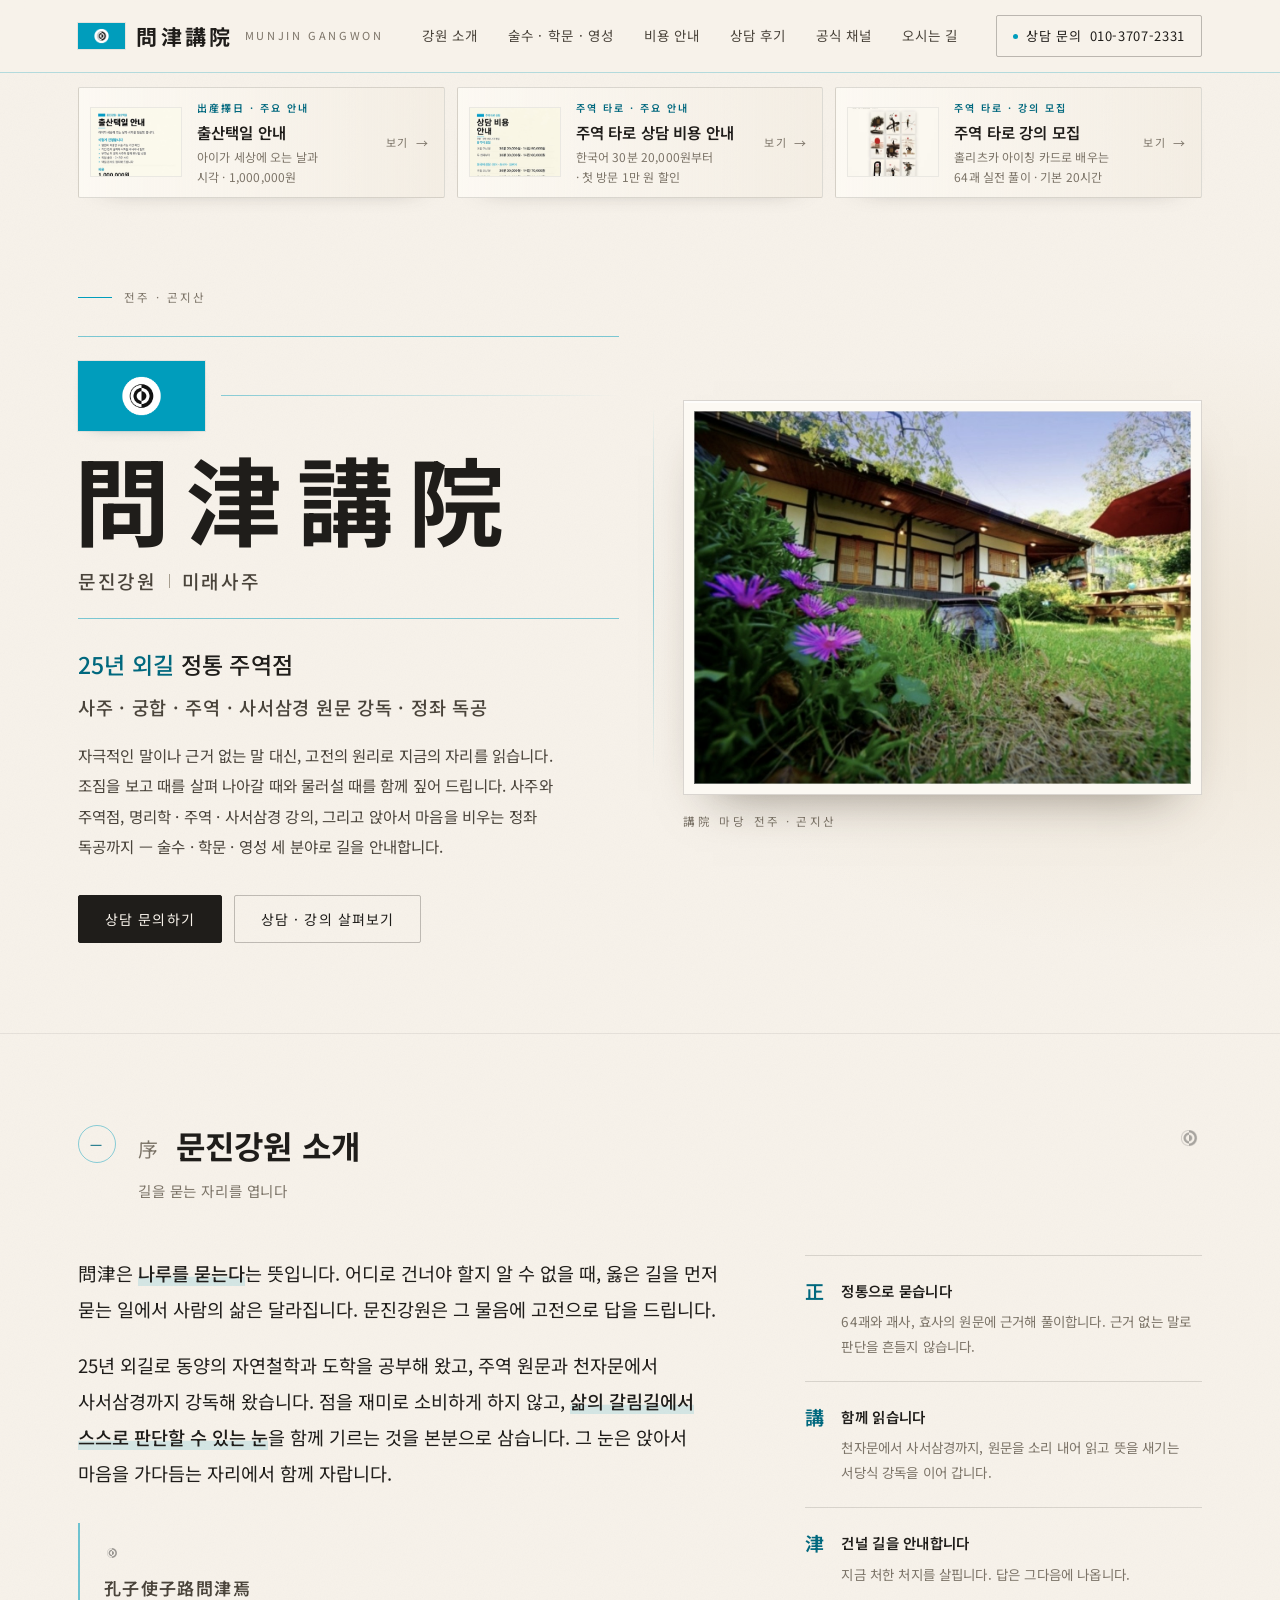
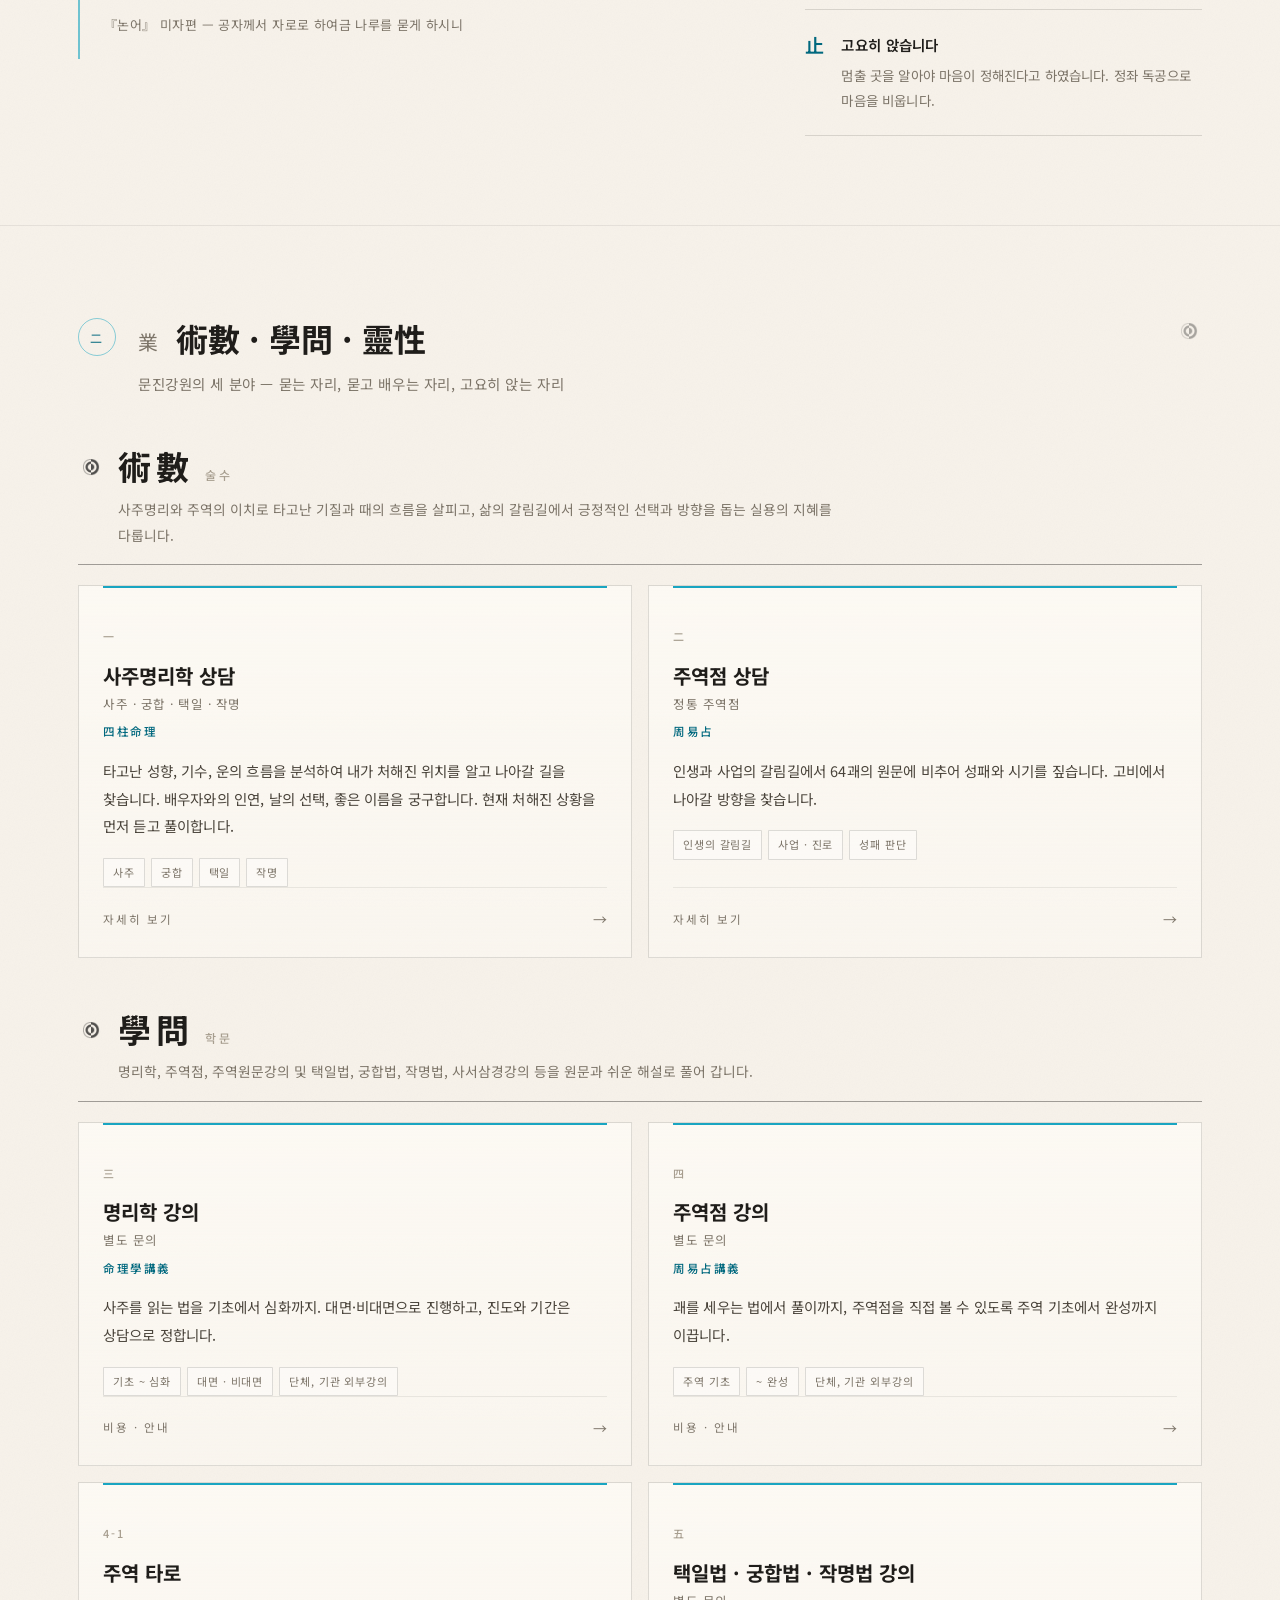
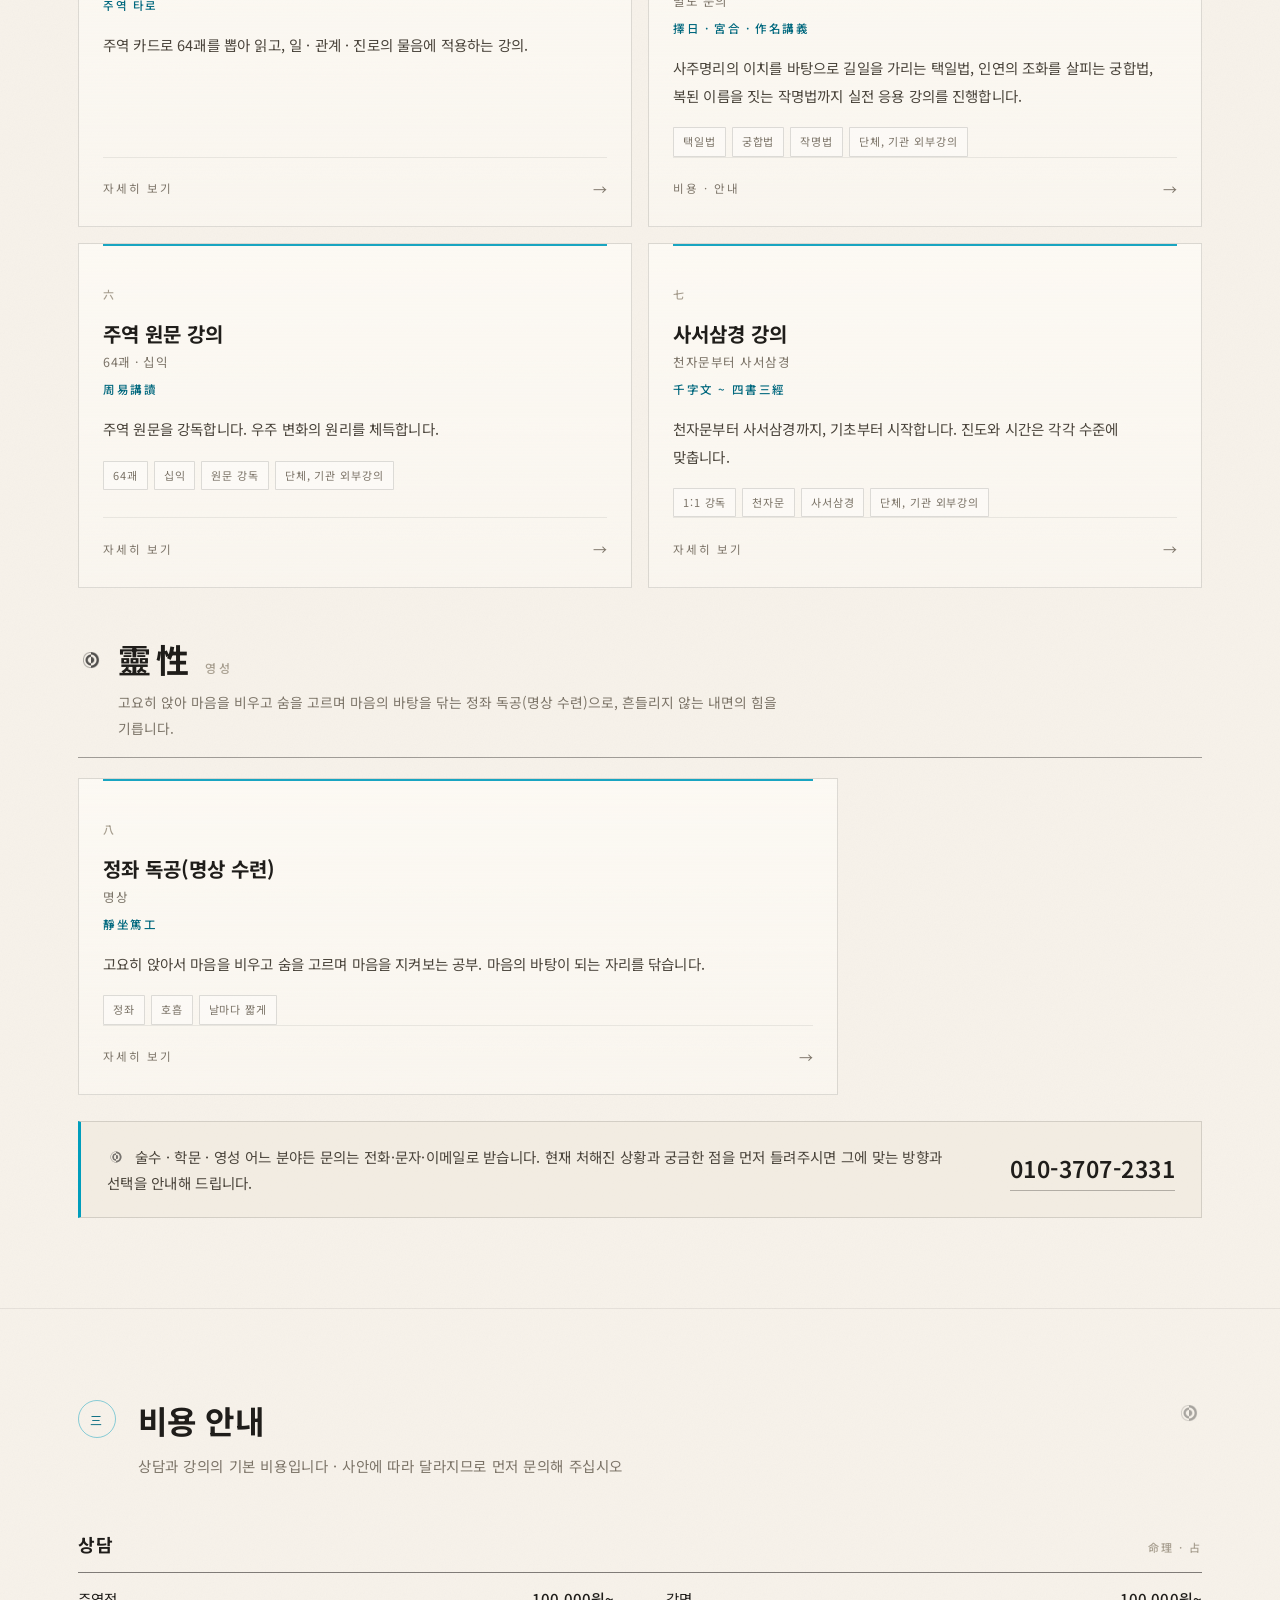
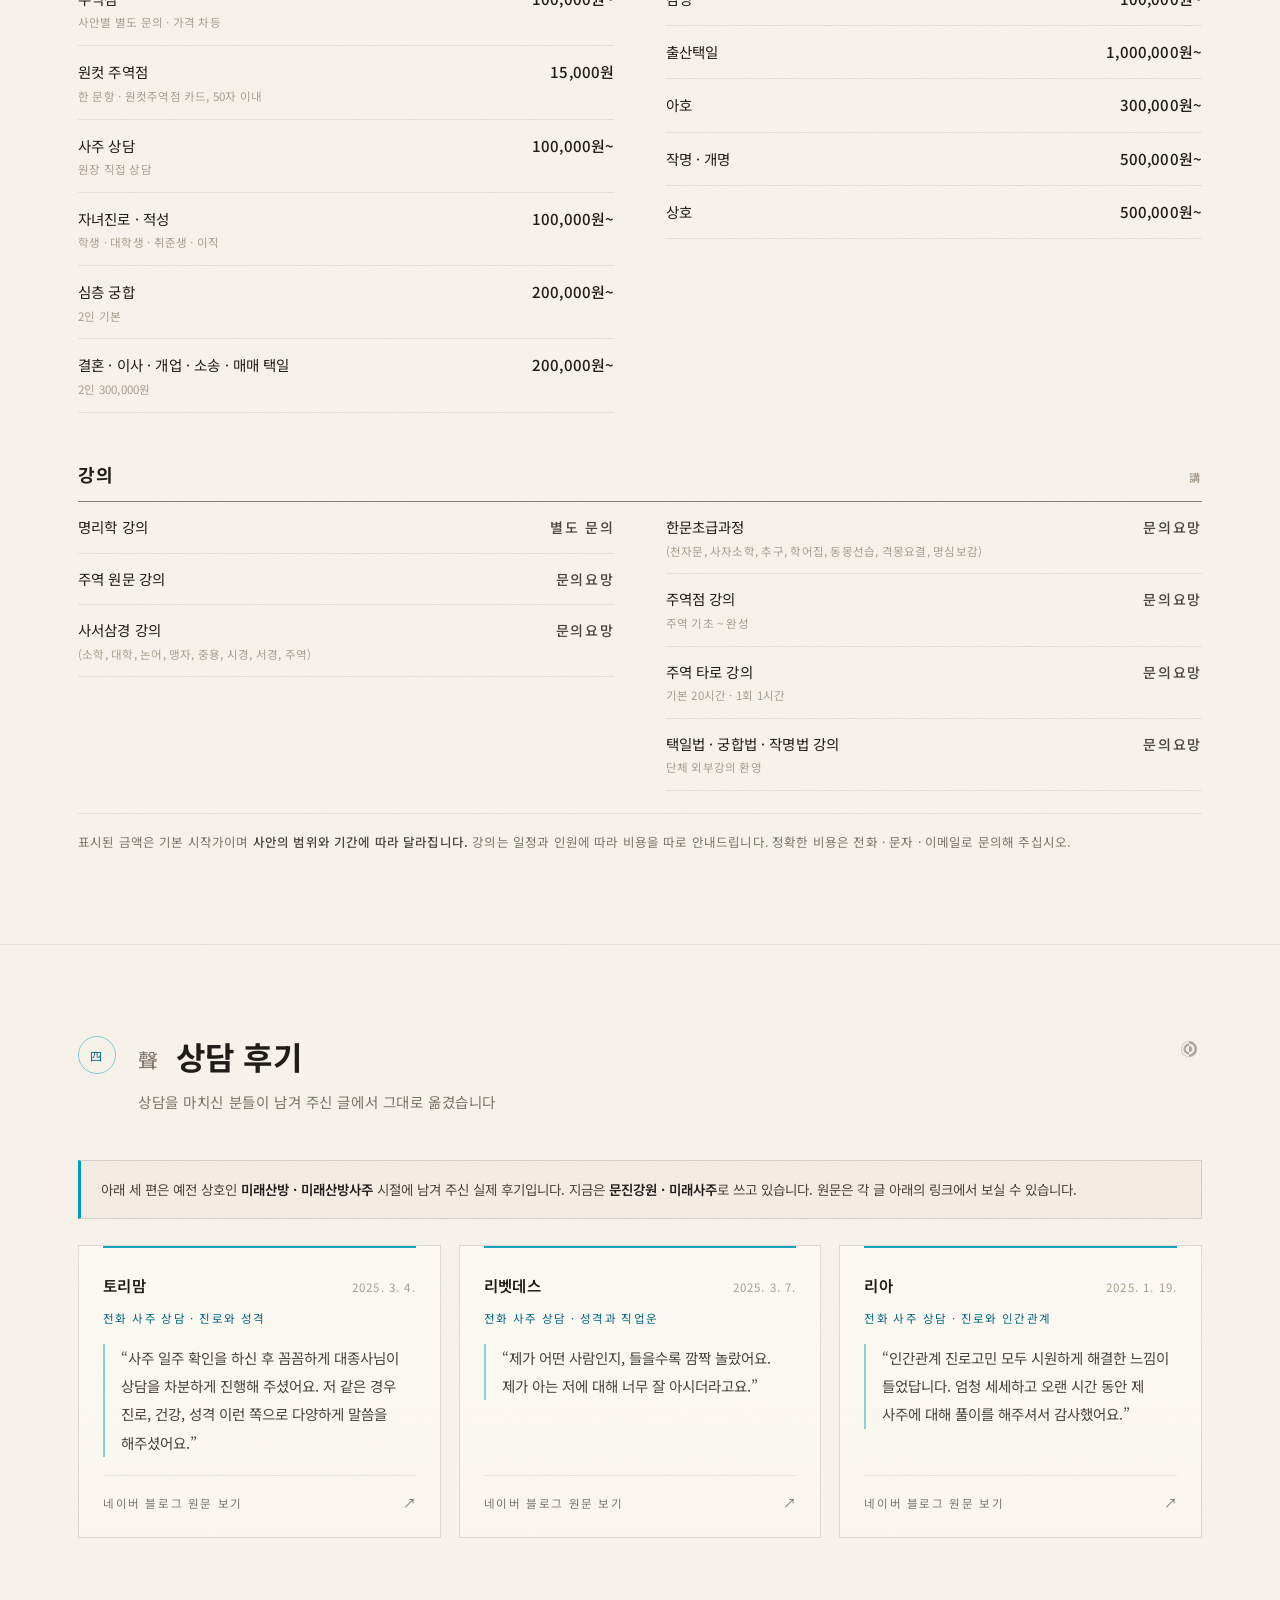
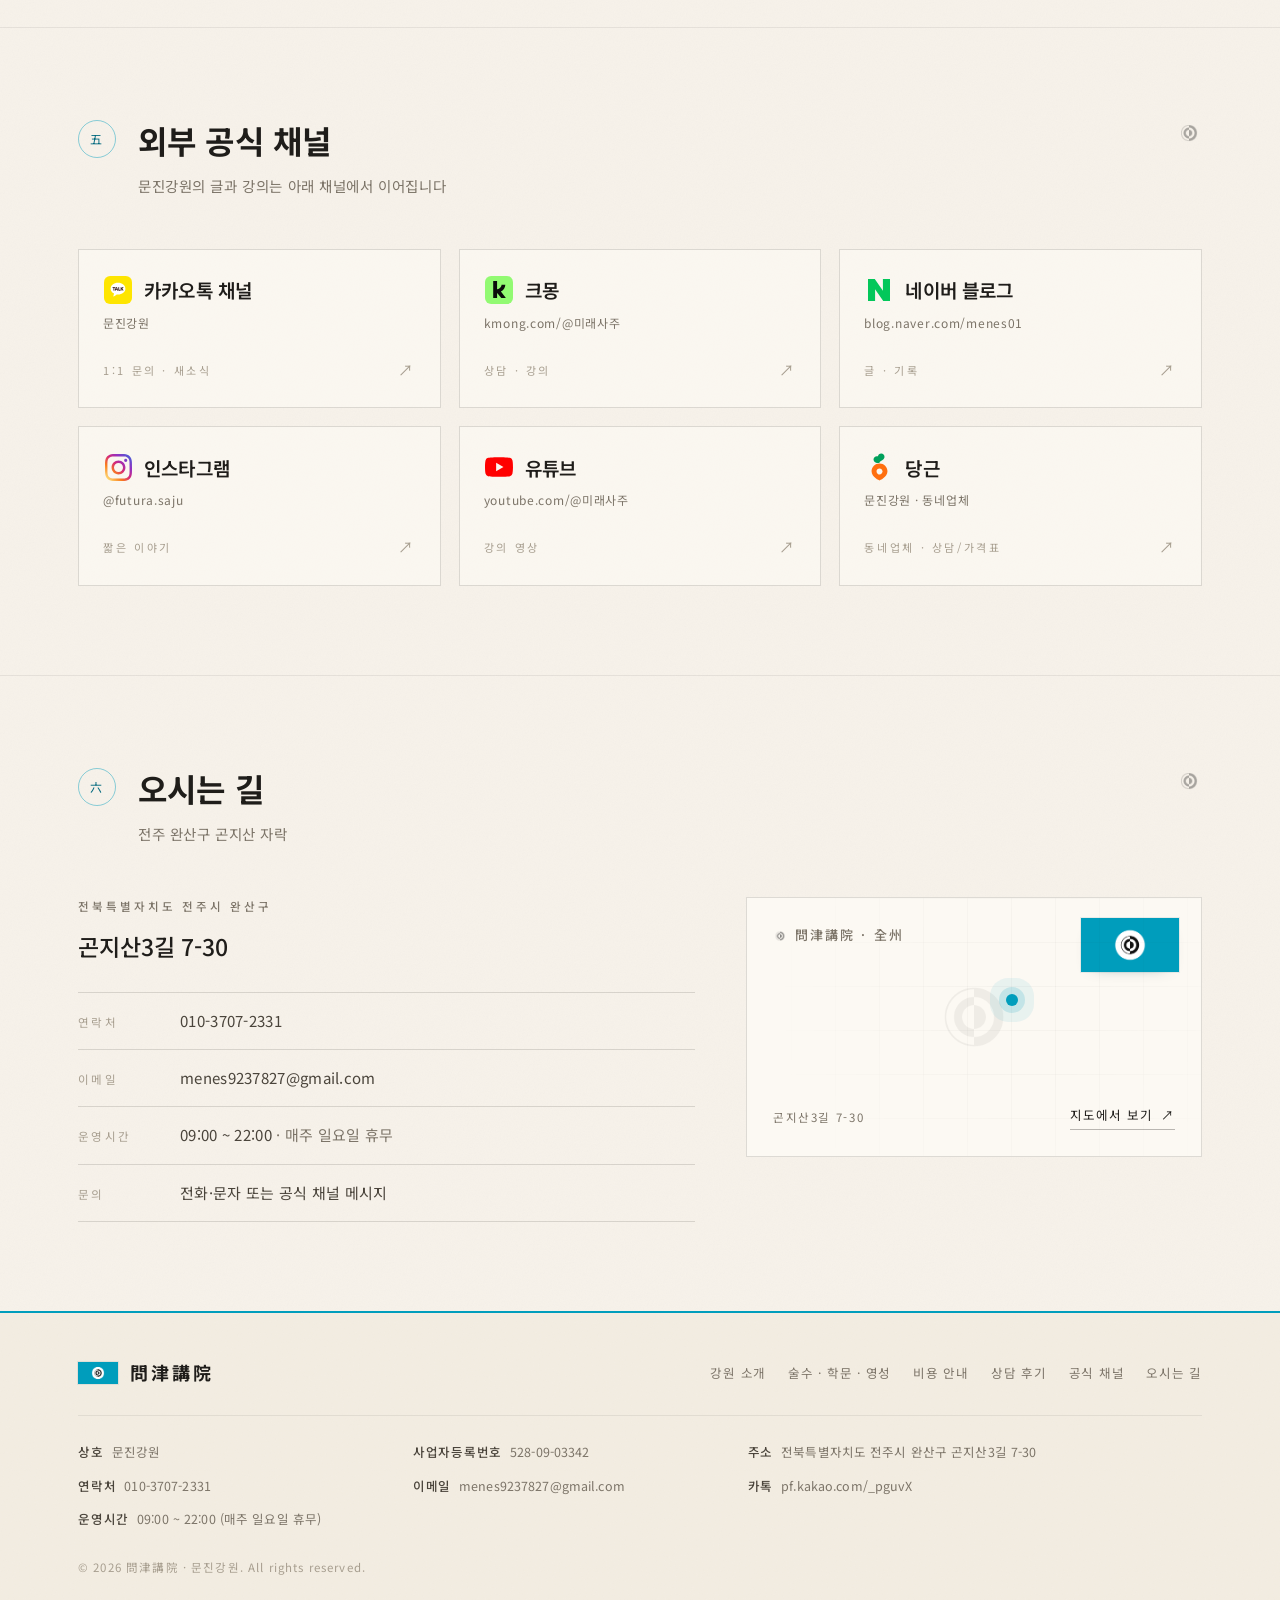
<file: index.html>
<!DOCTYPE html>
<html lang="ko">
<head>
<meta charset="utf-8">
<meta name="viewport" content="width=device-width, initial-scale=1">
<title>問津講院 · 문진강원 미래사주 | 정통 주역점 · 사주·궁합 · 한문 강독 · 정좌 독공</title>
<meta name="description" content="전주 곤지산 자락, 문진강원(미래사주). 25년 외길 정통 주역점, 사주·궁합·택일·작명 상담, 주역 원문 강독과 천자문에서 사서삼경까지의 한문 강독, 정좌 독공(명상).">
<meta name="theme-color" content="#F7F2EA">
<meta name="naver-site-verification" content="607a60b7babc2525da083a24f3d8f171d8bdf2e3">
<meta name="naver-site-verification" content="f8e4563477663bb54be6b6e0ac4dd2a68502f6f2" />
<meta name="google-site-verification" content="PySfKF6PKYz4nGIW45XATTEuHK1hNic9n15zQVLeszo" />
<link rel="icon" type="image/png" href="assets/favicon.png">
<link rel="apple-touch-icon" href="assets/apple-touch-icon.png">

<meta property="og:type" content="website">
<meta property="og:title" content="問津講院 · 문진강원 미래사주">
<meta property="og:description" content="25년 외길 정통 주역점 · 사주·궁합·택일·작명 · 주역 원문과 사서삼경 강독 · 정좌 독공. 전주 곤지산 자락, 고전의 원리로 삶의 길을 비추는 강원.">
<meta property="og:image" content="assets/hanok-yard.jpg">
<link rel="preconnect" href="https://fonts.googleapis.com">
<link rel="preconnect" href="https://fonts.gstatic.com" crossorigin>
<link href="https://fonts.googleapis.com/css2?family=Noto+Sans+KR:wght@300;400;500;600;700;800&display=swap" rel="stylesheet">
<style>
  :root{
    --hanji:#F7F2EA;
    --hanji-2:#F1EADE;
    --hanji-3:#EAE1D1;
    --paper:#FCF9F3;
    --ink:#1F1D1A;
    --ink-2:#4A443B;
    --ink-3:#7C7468;
    --ink-4:#A79E8F;
    --seal:#A93226;
    --brand:#009DBC;          /* 문진강원 대표 푸른색 — 강원기 바탕에서 측정 */
    --brand-deep:#00687E;     /* 본문·링크용 짙은 푸른색 */
    --line:rgba(31,29,26,.14);
    --line-2:rgba(31,29,26,.08);
    --serif:"Noto Sans KR","Noto Sans CJK KR",sans-serif;   /* 제목·인용·한자도 고딕으로 통일 */
    --sans:"Noto Sans KR","Noto Sans CJK KR",sans-serif;
    --w:1180px;
  }
  *,*::before,*::after{box-sizing:border-box}
  html{-webkit-text-size-adjust:100%;scroll-behavior:smooth}
  body{
    margin:0;
    background-color:var(--hanji);
    color:var(--ink);
    font-family:var(--sans);
    font-weight:400;
    font-size:16px;
    line-height:1.75;
    letter-spacing:.01em;
    word-break:keep-all;
    overflow-wrap:break-word;
    -webkit-font-smoothing:antialiased;
    background-image:
      radial-gradient(1200px 600px at 12% -8%, rgba(255,255,255,.75), rgba(255,255,255,0) 62%),
      radial-gradient(900px 520px at 92% 8%, rgba(233,222,203,.55), rgba(233,222,203,0) 60%),
      radial-gradient(1100px 700px at 50% 108%, rgba(226,214,193,.5), rgba(226,214,193,0) 65%),
      url("data:image/svg+xml,%3Csvg xmlns='http://www.w3.org/2000/svg' width='180' height='180'%3E%3Cfilter id='n'%3E%3CfeTurbulence type='fractalNoise' baseFrequency='.82' numOctaves='3' stitchTiles='stitch'/%3E%3CfeColorMatrix type='saturate' values='0'/%3E%3C/filter%3E%3Crect width='180' height='180' filter='url(%23n)' opacity='.045'/%3E%3C/svg%3E");
    background-attachment:scroll;
    background-repeat:repeat,repeat,repeat,repeat;
    background-size:auto,auto,auto,180px 180px;
  }
  img{max-width:100%;display:block}
  a{color:inherit;text-decoration:none}
  h1,h2,h3,h4,p,figure,blockquote{margin:0}
  ::selection{background:rgba(0,157,188,.18)}

  /* ---------- 강원기(문진강원 깃발) ---------- */
  .flag{
    display:block;flex:none;width:auto;
    box-shadow:0 0 0 1px rgba(0,73,88,.08), 0 6px 16px -14px rgba(0,73,88,.7);
  }
  .brand-flag{height:26px;flex:none}
  .hero-flag{height:clamp(52px,6.4vw,70px)}
  .footer-flag{height:22px}
  .map-flag{position:absolute;right:22px;top:20px;height:54px}

  .wrap{width:100%;max-width:var(--w);margin:0 auto;padding:0 28px}
  .serif{font-family:var(--serif)}

  /* ---------- header ---------- */
  .site-header{
    position:sticky;top:0;z-index:40;
    background:rgba(247,242,234,.88);
    -webkit-backdrop-filter:blur(10px);
    backdrop-filter:blur(10px);
    border-bottom:1px solid rgba(0,157,188,.28);
  }
  .site-header .wrap{
    display:flex;align-items:center;justify-content:space-between;gap:24px;
    height:72px;
  }
  .brand{display:flex;align-items:center;gap:11px;min-width:0}
  .brand .hanja{
    font-family:var(--sans);font-weight:700;font-size:21px;
    letter-spacing:.16em;color:var(--ink);white-space:nowrap;
  }
  .brand .romaji{
    font-size:11px;letter-spacing:.24em;color:var(--ink-3);text-transform:uppercase;
    white-space:nowrap;
  }
  .nav{display:flex;align-items:center;gap:30px}
  .nav a{
    font-size:13.5px;color:var(--ink-2);letter-spacing:.06em;position:relative;padding:4px 0;
    transition:color .25s ease;
  }
  .nav a::after{
    content:"";position:absolute;left:0;right:100%;bottom:0;height:1px;background:var(--brand);
    transition:right .3s ease;
  }
  .nav a:hover{color:var(--ink)}
  .nav a:hover::after{right:0}
  .header-tel{
    display:inline-flex;align-items:center;gap:8px;
    font-size:13px;letter-spacing:.05em;color:var(--ink);
    border:1px solid rgba(31,29,26,.28);border-radius:2px;
    padding:9px 16px;white-space:nowrap;transition:background .25s ease,border-color .25s ease,color .25s ease;
  }
  .header-tel:hover{background:var(--brand-deep);border-color:var(--brand-deep);color:#fff}
  .header-tel .dot{width:5px;height:5px;border-radius:50%;background:var(--brand);flex:none}

  /* ---------- hero ---------- */
  .hero{padding:clamp(48px,7vw,92px) 0 clamp(56px,7vw,96px)}
  .hero .wrap{
    display:grid;grid-template-columns:1.02fr .98fr;
    gap:clamp(36px,5vw,72px);align-items:center;
  }
  .eyebrow{
    display:flex;align-items:center;gap:12px;
    font-size:11.5px;letter-spacing:.2em;color:var(--ink-3);text-transform:uppercase;
  }
  .eyebrow::before{content:"";width:34px;height:1px;background:var(--brand);flex:none}
  .eyebrow-mark{width:18px;height:18px;flex:none;opacity:.85}
  .hero-title{
    margin-top:clamp(20px,2.6vw,28px);
    padding:clamp(16px,2.2vw,24px) 0 clamp(14px,1.8vw,20px);
    border-top:1px solid rgba(0,157,188,.5);
    border-bottom:1px solid rgba(0,157,188,.5);
  }
  .hero-mark{display:flex;align-items:center;gap:16px;margin-bottom:16px}
  .hero-mark::after{content:"";flex:1;height:1px;background:linear-gradient(to right,rgba(0,157,188,.45),rgba(0,157,188,0))}
  .hero h1{
    font-family:var(--sans);font-weight:700;
    font-size:clamp(52px,7.8vw,96px);
    line-height:1.06;letter-spacing:.16em;
    margin:0 0 0 -.04em;
    color:var(--ink);
  }
  .hero-sub{
    display:flex;align-items:center;flex-wrap:wrap;gap:12px;
    margin-top:clamp(12px,1.6vw,16px);font-family:var(--sans);font-weight:500;
    font-size:clamp(15px,1.8vw,19px);letter-spacing:.14em;color:var(--ink-2);
  }
  .hero-sub .sep{width:1px;height:14px;background:var(--ink-4)}
  .hero-slogan{
    margin-top:clamp(20px,2.4vw,26px);
    font-family:var(--sans);font-size:clamp(17px,2.1vw,23px);font-weight:500;
    line-height:1.7;letter-spacing:.01em;color:var(--ink);
  }
  .hero-slogan span{display:block}
  .hero-slogan em{font-style:normal;color:var(--brand-deep)}
  .hero-slogan .hero-fields{
    margin-top:7px;
    font-size:clamp(14px,1.45vw,19px);
    letter-spacing:.04em;color:var(--ink-2);
  }
  .hero-desc{
    margin-top:18px;max-width:31em;font-size:15.5px;line-height:1.95;color:var(--ink-2);
  }
  .hero-actions{display:flex;flex-wrap:wrap;gap:12px;margin-top:34px}
  .btn{
    display:inline-flex;align-items:center;justify-content:center;gap:10px;
    min-height:48px;padding:0 26px;border-radius:2px;
    font-size:14px;letter-spacing:.08em;border:1px solid transparent;
    transition:background .25s ease,color .25s ease,border-color .25s ease,transform .25s ease;
  }
  .btn-solid{background:var(--ink);color:var(--hanji);border-color:var(--ink)}
  .btn-solid:hover{background:#000;transform:translateY(-1px)}
  .btn-ghost{border-color:rgba(31,29,26,.26);color:var(--ink)}
  .btn-ghost:hover{border-color:var(--ink);background:rgba(31,29,26,.04)}

  .hero-figure{position:relative;margin:0}
  .photo-frame{
    position:relative;padding:10px;background:var(--paper);
    border:1px solid rgba(31,29,26,.16);
    box-shadow:0 26px 50px -30px rgba(48,38,24,.55), 0 2px 0 rgba(255,255,255,.7) inset;
  }
  .photo-frame::after{
    content:"";position:absolute;inset:10px;pointer-events:none;
    box-shadow:inset 0 0 0 1px rgba(255,255,255,.35);
  }
  .photo-frame img{
    width:100%;height:auto;aspect-ratio:4/3;object-fit:cover;
    filter:saturate(.86) contrast(1.02) sepia(.1) brightness(1.01);
  }
  .figcap{
    display:flex;justify-content:space-between;align-items:center;gap:16px;
    margin-top:16px;font-size:11.5px;letter-spacing:.2em;color:var(--ink-3);
  }
  .figcap .hanja{font-family:var(--serif);letter-spacing:.28em;margin-right:6px}
  .seal{
    width:clamp(48px,5vw,56px);height:auto;flex:none;transform:none;opacity:.95;
    mix-blend-mode:multiply;
  }
  .hero-vline{
    position:absolute;left:-30px;top:6px;bottom:60px;width:1px;
    background:linear-gradient(to bottom,rgba(0,157,188,0),rgba(0,157,188,.45),rgba(0,157,188,0));
  }

  /* ---------- section furniture ---------- */
  section{position:relative}
  section[id]{scroll-margin-top:84px}
  .sec{padding:clamp(56px,7vw,92px) 0;border-top:1px solid var(--line-2)}
  .sec-head{display:flex;align-items:flex-start;gap:22px;margin-bottom:clamp(32px,4vw,52px)}
  .sec-num{
    font-family:var(--serif);font-size:12px;letter-spacing:.1em;color:var(--brand-deep);
    border:1px solid rgba(0,157,188,.45);border-radius:50%;
    width:38px;height:38px;flex:none;display:grid;place-items:center;
    margin-top:2px;
  }
  .sec-title{
    font-family:var(--sans);font-weight:700;font-size:clamp(24px,3.2vw,32px);
    letter-spacing:.005em;line-height:1.4;
  }
  /* 섹션 머리 오른쪽에 조용히 놓이는 심벌 */
  .sec-head::after{
    content:"";margin-left:auto;width:26px;height:26px;flex:none;margin-top:2px;
    background:url(assets/symbol-ink.png) center/contain no-repeat;opacity:.34;
  }
  .sec-title .hanja{
    display:inline-block;font-weight:400;font-size:.62em;color:var(--ink-3);
    letter-spacing:.3em;margin-right:12px;vertical-align:2px;
  }
  .sec-lead{margin-top:10px;font-size:14.5px;color:var(--ink-3);letter-spacing:.04em}

  /* ---------- intro ---------- */
  .intro-grid{display:grid;grid-template-columns:1.25fr .75fr;gap:clamp(32px,5vw,72px)}
  .intro-body p{
    font-family:var(--sans);font-weight:400;font-size:clamp(16px,1.85vw,18.5px);
    line-height:1.95;color:var(--ink);letter-spacing:0;
  }
  .intro-body p + p{margin-top:20px}
  .intro-body strong{font-weight:500;color:var(--ink);box-shadow:inset 0 -.5em 0 rgba(0,157,188,.14)}
  .quote{
    margin-top:32px;padding:22px 0 22px 24px;border-left:2px solid rgba(0,157,188,.55);
  }
  .quote-sym{width:16px;height:16px;opacity:.4;margin-bottom:10px}
  .quote .cn{font-family:var(--sans);font-weight:600;font-size:17px;letter-spacing:.08em;color:var(--ink-2)}
  .quote .kr{margin-top:8px;font-size:13px;color:var(--ink-3);letter-spacing:.03em}
  .pillars{list-style:none;margin:0;padding:0;border-top:1px solid var(--line)}
  .pillars li{padding:22px 0;border-bottom:1px solid var(--line);display:grid;grid-template-columns:auto 1fr;gap:16px}
  .pillars .k{font-family:var(--sans);font-weight:600;font-size:19px;letter-spacing:.1em;color:var(--brand-deep);line-height:1.2;padding-top:2px}
  .pillars h3{font-family:var(--sans);font-weight:600;font-size:14.5px;letter-spacing:.02em}
  .pillars p{margin-top:6px;font-size:13.5px;line-height:1.85;color:var(--ink-3)}

  /* ---------- services : 상담 · 강의 · 수행 ---------- */
  .sgroup + .sgroup{margin-top:clamp(34px,4.2vw,52px)}
  .sgroup-head{
    display:flex;align-items:flex-start;gap:14px;
    padding-bottom:16px;margin-bottom:20px;
    border-bottom:1px solid rgba(31,29,26,.4);
  }
  .sgroup-sym{flex:none;width:26px;height:26px;margin-top:7px;opacity:.72}
  .sgroup-body{min-width:0}
  .sgroup-head h3{
    display:flex;align-items:baseline;gap:12px;
    font-size:clamp(26px,3.1vw,33px);font-weight:700;letter-spacing:.14em;line-height:1.2;
    color:var(--ink);
  }
  .sgroup-kr{font-size:12px;font-weight:500;letter-spacing:.24em;color:var(--ink-4)}
  .sgroup-desc{
    margin-top:9px;max-width:52em;
    font-size:13.8px;line-height:1.9;letter-spacing:0;color:var(--ink-3);
  }

  .cards{display:grid;gap:16px}
  .cards.two{grid-template-columns:repeat(2,1fr)}
  .cards.four{grid-template-columns:repeat(4,1fr);gap:14px}
  .cards.one{grid-template-columns:1fr}
  .card{
    position:relative;display:flex;flex-direction:column;
    color:inherit;
    background:linear-gradient(to bottom,var(--paper),rgba(252,249,243,.55));
    border:1px solid var(--line);padding:26px 24px 24px;
    transition:transform .3s ease,box-shadow .3s ease,border-color .3s ease;
  }
  .card::before{content:"";position:absolute;left:24px;right:24px;top:0;height:2px;background:var(--brand);opacity:.9}
  .card:hover{transform:translateY(-3px);border-color:rgba(31,29,26,.26);box-shadow:0 18px 34px -26px rgba(48,38,24,.6)}
  .card .idx{font-family:var(--sans);font-weight:500;font-size:11px;letter-spacing:.2em;color:var(--ink-4)}
  .card h3{
    font-family:var(--sans);font-weight:700;font-size:20px;line-height:1.45;
    letter-spacing:0;margin-top:14px;
  }
  .card h3 .note{
    display:block;font-size:12.5px;font-weight:400;color:var(--ink-3);
    letter-spacing:.04em;margin-top:5px;
  }
  .card .sub{font-family:var(--sans);font-weight:500;font-size:11.5px;letter-spacing:.14em;color:var(--brand-deep);margin-top:8px}
  .card p{margin-top:14px;font-size:14.5px;line-height:1.9;color:var(--ink-2)}
  .card .tags{
    display:flex;flex-wrap:wrap;gap:6px;margin-top:18px;
  }
  .card .tags span{
    font-size:11px;letter-spacing:.08em;color:var(--ink-3);
    border:1px solid var(--line);padding:4px 9px;border-radius:1px;background:rgba(255,255,255,.4);
  }
  .cards.four .card{padding:22px 20px 20px}
  .cards.four .card h3{font-size:17.5px}
  .cards.four .card p{font-size:13.5px;line-height:1.85}
  .cards.one .card{max-width:760px}
  .card .more{
    display:flex;align-items:center;justify-content:space-between;gap:10px;
    margin-top:auto;padding-top:18px;border-top:1px solid var(--line-2);
    font-size:11.5px;letter-spacing:.18em;color:var(--ink-3);
    transition:color .25s ease;
  }
  .card .more .arrow{font-size:14px;letter-spacing:0;transition:transform .3s ease}
  .card:hover .more{color:var(--brand-deep)}
  .card:hover .more .arrow{transform:translateX(3px)}
  .consult-note{
    display:grid;grid-template-columns:1fr auto;align-items:center;gap:14px 34px;
    margin-top:26px;padding:22px 26px;border:1px solid var(--line);border-left:3px solid var(--brand);
    background:rgba(241,234,222,.6);
  }
  .consult-note p{font-size:14.5px;color:var(--ink-2);letter-spacing:.02em}
  .consult-note p::before{
    content:"";display:inline-block;width:18px;height:18px;margin-right:10px;vertical-align:-3px;
    background:url(assets/symbol-ink.png) center/contain no-repeat;opacity:.55;
  }
  .consult-note a{
    font-family:var(--sans);font-weight:600;font-size:clamp(19px,2.4vw,23px);letter-spacing:.02em;
    border-bottom:1px solid rgba(31,29,26,.3);padding-bottom:2px;
    transition:color .25s,border-color .25s;white-space:nowrap;
  }
  .consult-note a:hover{color:var(--brand-deep);border-color:var(--brand-deep)}

  /* ---------- fees ---------- */
  .fee-block + .fee-block{margin-top:clamp(30px,4vw,46px)}
  .fee-head{
    display:flex;align-items:baseline;justify-content:space-between;gap:14px;
    padding-bottom:11px;border-bottom:1px solid rgba(31,29,26,.55);
  }
  .fee-head h3{font-family:var(--sans);font-weight:700;font-size:18px;letter-spacing:.05em}
  .fee-head .han{font-family:var(--sans);font-weight:500;font-size:11px;letter-spacing:.18em;color:var(--ink-4)}
  .fee-cols{display:grid;grid-template-columns:1fr 1fr;gap:0 clamp(24px,4vw,56px)}
  .fee-list{list-style:none;margin:0;padding:0}
  .fee-list li{
    display:grid;grid-template-columns:1fr auto;gap:16px;align-items:baseline;
    padding:13px 0;border-bottom:1px solid var(--line-2);
  }
  .fee-list .nm{font-size:14.5px;color:var(--ink);letter-spacing:.01em;line-height:1.55}
  .fee-list .nm em{display:block;font-style:normal;font-size:11.5px;letter-spacing:.02em;color:var(--ink-4);margin-top:4px}
  .fee-list .pr{font-family:var(--sans);font-weight:500;font-size:15px;letter-spacing:.01em;color:var(--ink);white-space:nowrap}
  .fee-list .pr.q{color:var(--ink-2);letter-spacing:.12em;font-size:14px}
  .fee-foot{
    margin-top:22px;padding-top:16px;border-top:1px solid var(--line-2);
    font-size:12.5px;line-height:1.9;color:var(--ink-3);
  }
  .fee-foot b{font-weight:500;color:var(--ink-2)}

  /* ---------- channels ---------- */
  .channels{display:grid;grid-template-columns:repeat(3,1fr);gap:18px}
  .ch{
    position:relative;display:flex;flex-direction:column;justify-content:space-between;
    min-height:158px;padding:24px;border:1px solid var(--line);
    background:rgba(255,253,248,.5);
    transition:background .3s ease,border-color .3s ease,transform .3s ease;
  }
  .ch:hover{background:var(--brand-deep);border-color:var(--brand-deep);transform:translateY(-3px)}
  .ch-head{display:flex;align-items:center;gap:11px;min-height:32px}
  .ch-ic{display:flex;align-items:center;justify-content:center;flex:0 0 30px;width:30px;height:30px;border-radius:7px;background:rgba(252,249,243,0);transition:background .3s ease}
  .ch:hover .ch-ic{background:rgba(252,249,243,.92)}
  .ch-ic svg{display:block}
  .ch .name{font-family:var(--sans);font-size:19px;font-weight:600;letter-spacing:.01em;line-height:1.25;transition:color .3s}
  .ch .handle{margin-top:6px;font-size:12px;letter-spacing:.06em;color:var(--ink-3);transition:color .3s;word-break:break-all}
  .ch .go{
    display:flex;align-items:center;justify-content:space-between;gap:10px;
    margin-top:24px;font-size:11px;letter-spacing:.24em;color:var(--ink-4);transition:color .3s;
  }
  .ch .go .arrow{font-family:var(--sans);font-size:15px;transition:transform .3s ease,color .3s}
  .ch:hover .name,.ch:hover .go .arrow{color:var(--hanji)}
  .ch:hover .handle,.ch:hover .go{color:rgba(247,242,234,.62)}
  .ch:hover .go .arrow{transform:translate(2px,-2px)}

  /* ---------- visit ---------- */
  .visit-grid{display:grid;grid-template-columns:1.15fr .85fr;gap:clamp(28px,4vw,56px);align-items:start}
  .addr{
    font-family:var(--sans);font-weight:500;font-size:clamp(18px,2.3vw,23px);line-height:1.7;
    letter-spacing:0;color:var(--ink);
  }
  .addr .zip{display:block;font-size:11.5px;letter-spacing:.26em;color:var(--ink-3);margin-bottom:10px;font-family:var(--sans)}
  .visit-list{list-style:none;margin:26px 0 0;padding:0;border-top:1px solid var(--line)}
  .visit-list li{
    display:grid;grid-template-columns:88px 1fr;gap:14px;align-items:baseline;
    padding:15px 0;border-bottom:1px solid var(--line);
  }
  .visit-list dt,.visit-list .lb{font-size:11.5px;letter-spacing:.2em;color:var(--ink-4)}
  .visit-list .vl{font-size:15px;color:var(--ink-2);letter-spacing:.02em}
  .visit-list a.vl:hover{color:var(--brand-deep)}
  .map-panel{
    position:relative;border:1px solid var(--line);background:var(--paper);
    padding:26px;min-height:260px;display:flex;flex-direction:column;justify-content:space-between;
    overflow:hidden;
  }
  .map-panel .grid-lines{
    position:absolute;inset:0;pointer-events:none;opacity:.5;
    background-image:
      linear-gradient(to right,rgba(31,29,26,.07) 1px,transparent 1px),
      linear-gradient(to bottom,rgba(31,29,26,.07) 1px,transparent 1px);
    background-size:44px 44px;
    mask-image:radial-gradient(circle at 60% 40%,#000,transparent 82%);
    -webkit-mask-image:radial-gradient(circle at 60% 40%,#000,transparent 82%);
  }
  .map-panel .pin{
    position:absolute;left:57%;top:37%;width:12px;height:12px;border-radius:50%;
    background:var(--brand);box-shadow:0 0 0 7px rgba(0,157,188,.16),0 0 0 16px rgba(0,157,188,.08);
  }
  .map-panel .badge{
    position:relative;display:flex;align-items:center;gap:8px;
    font-family:var(--sans);font-weight:500;font-size:13px;letter-spacing:.16em;color:var(--ink-3);
  }
  .map-panel .badge::before{
    content:"";width:14px;height:14px;flex:none;
    background:url(assets/symbol-ink.png) center/contain no-repeat;opacity:.5;
  }
  .map-panel .map-wm{
    position:absolute;left:50%;top:46%;width:96px;height:96px;margin:-48px 0 0 -48px;pointer-events:none;
    background:url(assets/symbol-ink.png) center/contain no-repeat;opacity:.05;
  }
  .map-panel .foot{position:relative;display:flex;align-items:center;justify-content:space-between;gap:12px;flex-wrap:wrap}
  .map-panel .foot .sub{font-size:11.5px;letter-spacing:.14em;color:var(--ink-3)}
  .map-link{
    display:inline-flex;align-items:center;gap:8px;font-size:12.5px;letter-spacing:.08em;
    border-bottom:1px solid rgba(31,29,26,.3);padding-bottom:3px;transition:color .25s,border-color .25s;
  }
  .map-link:hover{color:var(--brand-deep);border-color:var(--brand-deep)}

  /* ---------- footer ---------- */
  .site-footer{border-top:2px solid var(--brand);padding:44px 0 40px;background:rgba(234,225,209,.35)}
  .footer-top{display:flex;align-items:center;justify-content:space-between;gap:20px;flex-wrap:wrap;padding-bottom:26px;border-bottom:1px solid var(--line-2)}
  .footer-brand{
    display:inline-flex;align-items:center;gap:12px;
    font-family:var(--sans);font-weight:700;font-size:18px;letter-spacing:.16em;
  }
  .footer-nav{display:flex;gap:22px;flex-wrap:wrap}
  .footer-nav a{font-size:12.5px;color:var(--ink-3);letter-spacing:.06em}
  .footer-nav a:hover{color:var(--ink)}
  .biz{
    display:grid;grid-template-columns:1fr 1fr 1.5fr;gap:10px 32px;
    margin-top:24px;font-size:12.5px;line-height:1.9;color:var(--ink-3);letter-spacing:.01em;
  }
  .biz b{font-weight:500;color:var(--ink-2);margin-right:8px;letter-spacing:.06em}
  .biz .biz-hours{grid-column:1/-1}
  .biz a:hover{color:var(--brand-deep)}
  .copyright{
    margin-top:26px;display:flex;align-items:center;justify-content:space-between;gap:14px;flex-wrap:wrap;
    font-size:11.5px;letter-spacing:.1em;color:var(--ink-4);
  }
  .copyright .seal-mini{width:24px;opacity:.55;mix-blend-mode:multiply}

  :focus-visible{outline:2px solid var(--brand-deep);outline-offset:3px}

  /* ---------- reviews : 상담 후기 (2026-11-28) ---------- */
  .review-note{
    margin:-6px 0 26px;padding:16px 20px;
    border:1px solid var(--line);border-left:3px solid var(--brand);
    background:rgba(241,234,222,.55);
    font-size:13.5px;line-height:1.85;color:var(--ink-2);letter-spacing:0;
  }
  .review-note b{font-weight:600;color:var(--ink)}
  .reviews{display:grid;grid-template-columns:repeat(3,1fr);gap:18px}
  .review{
    position:relative;display:flex;flex-direction:column;
    background:linear-gradient(to bottom,var(--paper),rgba(252,249,243,.55));
    border:1px solid var(--line);padding:26px 24px 22px;
  }
  .review::before{
    content:"";position:absolute;left:24px;right:24px;top:0;height:2px;
    background:var(--brand);opacity:.9;
  }
  .rv-head{display:flex;align-items:baseline;justify-content:space-between;gap:12px}
  .rv-name{font-family:var(--sans);font-weight:600;font-size:15.5px;letter-spacing:.02em;color:var(--ink)}
  .rv-date{font-size:11.5px;letter-spacing:.1em;color:var(--ink-4);white-space:nowrap}
  .rv-topic{margin-top:9px;font-size:11.5px;letter-spacing:.12em;color:var(--brand-deep)}
  .rv-quote{
    margin:16px 0 18px;padding-left:16px;border-left:2px solid rgba(0,157,188,.45);
    font-size:14.5px;line-height:1.95;color:var(--ink-2);letter-spacing:0;
  }
  .rv-link{
    display:flex;align-items:center;justify-content:space-between;gap:10px;
    margin-top:auto;padding-top:16px;border-top:1px solid var(--line-2);
    font-size:11.5px;letter-spacing:.14em;color:var(--ink-3);transition:color .25s ease;
  }
  .rv-link .arrow{font-size:13px;letter-spacing:0;transition:transform .3s ease}
  .rv-link:hover{color:var(--brand-deep)}
  .rv-link:hover .arrow{transform:translate(2px,-2px)}
  @media (max-width:960px){
    .reviews{grid-template-columns:1fr;gap:14px}
  }
  @media (max-width:620px){
    .review{padding:22px 20px 20px}
    .rv-quote{font-size:14px}
  }

  /* ---------- 주요 안내 배너 (2026-11-28) ---------- */
  .notice-strip{padding:14px 0 0}
  .notice-strip .wrap{display:grid;grid-template-columns:repeat(3,minmax(0,1fr));gap:12px}
  .nt{
    display:grid;grid-template-columns:92px minmax(0,1fr) auto;align-items:center;gap:15px;
    padding:11px 16px 11px 11px;border:1px solid var(--line);border-radius:2px;
    background:linear-gradient(to right,rgba(252,249,243,.95),rgba(241,234,222,.5));
    box-shadow:0 12px 28px -30px rgba(31,29,26,.8);
    transition:border-color .25s ease,box-shadow .25s ease,transform .25s ease;
  }
  .nt:hover{border-color:rgba(0,157,188,.5);box-shadow:0 16px 32px -28px rgba(31,29,26,.75);transform:translateY(-1px)}
  .nt-thumb{
    position:relative;display:block;width:92px;height:70px;overflow:hidden;
    border:1px solid var(--line-2);background:var(--paper);
  }
  .nt-thumb img{display:block;width:100%;height:100%;object-fit:cover;object-position:50% 0}
  .nt-body{min-width:0}
  .nt-lb{display:block;font-size:10px;font-weight:600;letter-spacing:.2em;color:var(--brand-deep)}
  .nt-title{
    display:block;margin-top:5px;font-family:var(--sans);font-weight:600;
    font-size:15.5px;line-height:1.35;letter-spacing:.01em;color:var(--ink);
  }
  .nt-desc{display:block;margin-top:5px;font-size:12px;line-height:1.6;color:var(--ink-3);word-break:keep-all;text-wrap:balance}
  .nt-go{display:inline-flex;align-items:center;gap:7px;font-size:11px;letter-spacing:.13em;color:var(--ink-3);white-space:nowrap}
  .nt-go .arrow{font-size:12px;letter-spacing:0;transition:transform .3s ease}
  .nt:hover .nt-go{color:var(--brand-deep)}
  .nt:hover .nt-go .arrow{transform:translateX(2px)}
  @media (max-width:1080px){
    .notice-strip .wrap{grid-template-columns:1fr 1fr}
    .nt:last-child{grid-column:1 / -1;width:calc(50% - 6px);justify-self:center}
    .nt{grid-template-columns:104px minmax(0,1fr) auto;gap:16px;padding:11px 18px 11px 11px}
    .nt-thumb{width:104px;height:76px}
    .nt-title{font-size:16px}
    .nt-desc{font-size:12.5px}
  }
  @media (max-width:1024px){
    .nt-go span:first-child{display:none}
  }
  @media (max-width:900px){
    .notice-strip{padding-top:11px}
    .notice-strip .wrap{grid-template-columns:1fr;gap:9px}
    .nt:last-child{grid-column:auto;width:auto;justify-self:stretch}
    .nt{grid-template-columns:84px minmax(0,1fr) auto;gap:12px;padding:8px 13px 8px 8px}
    .nt-thumb{width:84px;height:60px}
    .nt-lb{font-size:9.5px;letter-spacing:.16em}
    .nt-title{margin-top:4px;font-size:14.5px;line-height:1.3}
    .nt-desc{margin-top:3px;font-size:11.5px;line-height:1.55}
    .nt-go{font-size:10px}
  }

  /* ---------- responsive ---------- */
  @media (max-width:1024px){
    .cards.four{grid-template-columns:repeat(2,1fr)}
    .channels{grid-template-columns:repeat(2,1fr)}
    .hero .wrap{grid-template-columns:1fr;gap:44px}
    .hero-figure{max-width:560px}
    .hero-vline{display:none}
    .intro-grid{grid-template-columns:1fr;gap:36px}
    .visit-grid{grid-template-columns:1fr}
  }
  @media (max-width:900px){
    .fee-cols{grid-template-columns:1fr}
  }
  @media (max-width:900px){
    .brand .romaji{display:none}
    .header-tel .label{display:none}
    .nav{gap:18px}
    .nav a{font-size:12.5px}
  }
  @media (max-width:820px){
    .nav{gap:18px}
    .nav a{font-size:12.5px}
    .site-header .wrap{height:64px;gap:16px}
  }
  @media (max-width:700px){
    .nav{display:none}
  }
  @media (max-width:620px){
    .wrap{padding:0 20px}
    .brand .romaji{display:none}
    .brand-flag{height:22px}
    .brand .hanja{font-size:18.5px;letter-spacing:.12em}
    .header-tel{padding:8px 12px;font-size:12px}
    .header-tel .label{display:none}
    .hero{padding-top:36px}
    .hero-mark .flag{height:46px}
    .hero-mark{margin-bottom:11px}
    .eyebrow{font-size:11px;letter-spacing:.14em;gap:9px}
    .eyebrow::before{width:24px}
    .hero h1{font-size:clamp(44px,13vw,60px);letter-spacing:.1em;margin-top:18px}
    .hero-sub{font-size:14.5px;letter-spacing:.1em;gap:9px}
    .hero-desc{font-size:15px}
    .hero-actions .btn{flex:1 1 auto}
    .cards.two,.cards.four,.channels{grid-template-columns:1fr}
    .card{min-height:auto}
    .sgroup-head h3{font-size:23px;letter-spacing:.1em;gap:9px}
    .sgroup-sym{width:24px;height:24px;margin-top:4px}
    .sgroup-desc{font-size:13.5px;line-height:1.85}
    .sec-num{width:32px;height:32px;font-size:11px}
    .sec-head{gap:14px}
    .sec-title .hanja{display:block;margin:0 0 6px}
    .seal{width:64px}
    .figcap{font-size:10.5px;letter-spacing:.16em}
    .consult-note{padding:18px;grid-template-columns:1fr;gap:10px}
    .biz{grid-template-columns:1fr;gap:4px 0}
    .map-panel{min-height:220px}
    .visit-list li{grid-template-columns:76px 1fr;gap:10px}
  }
  @media (prefers-reduced-motion:reduce){
    html{scroll-behavior:auto}
    *{transition:none!important;animation:none!important}
  }
</style>
</head>
<body>

<header class="site-header">
  <div class="wrap">
    <a class="brand" href="#top" aria-label="문진강원 홈">
      <img class="flag brand-flag" src="assets/flag-sm.png" alt="" width="47" height="26">
      <span class="hanja">問津講院</span>
      <span class="romaji">Munjin Gangwon</span>
    </a>
    <nav class="nav" aria-label="주요 메뉴">
      <a href="#about">강원 소개</a>
      <a href="#services">술수 · 학문 · 영성</a>
      <a href="#fees">비용 안내</a>
      <a href="#reviews">상담 후기</a>
      <a href="#channels">공식 채널</a>
      <a href="#visit">오시는 길</a>
    </nav>
    <a class="header-tel" href="tel:01037072331">
      <span class="dot" aria-hidden="true"></span><span class="label">상담 문의</span> 010-3707-2331
    </a>
  </div>
</header>

<main id="top">

  <!-- 주요 안내 배너 -->
  <section class="notice-strip" aria-label="주요 안내">
    <div class="wrap">
      <a class="nt" href="saju.html#chulsan-taegil">
        <span class="nt-thumb" aria-hidden="true"><img src="assets/chulsan-taegil-guide.jpg" alt="" width="1024" height="1536" loading="eager" decoding="async"></span>
        <span class="nt-body">
          <span class="nt-lb">出産擇日 · 주요 안내</span>
          <span class="nt-title">출산택일 안내</span>
          <span class="nt-desc">아이가 세상에 오는 날과 시각 · 1,000,000원</span>
        </span>
        <span class="nt-go"><span>보기</span><span class="arrow" aria-hidden="true">→</span></span>
      </a>
      <a class="nt" href="juyeok-tarot.html#fees">
        <span class="nt-thumb" aria-hidden="true"><img src="assets/juyeok-tarot-fee-guide.jpg" alt="" width="1024" height="1536" loading="eager" decoding="async"></span>
        <span class="nt-body">
          <span class="nt-lb">주역 타로 · 주요 안내</span>
          <span class="nt-title">주역 타로 상담 비용 안내</span>
          <span class="nt-desc">한국어 30분 20,000원부터 · 첫 방문 1만 원 할인</span>
        </span>
        <span class="nt-go"><span>보기</span><span class="arrow" aria-hidden="true">→</span></span>
      </a>
      <a class="nt" href="juyeok-tarot.html">
        <span class="nt-thumb" aria-hidden="true"><img src="assets/nt-tarot-class.webp" alt="" width="416" height="316" loading="eager" decoding="async"></span>
        <span class="nt-body">
          <span class="nt-lb">주역 타로 · 강의 모집</span>
          <span class="nt-title">주역 타로 강의 모집</span>
          <span class="nt-desc">홀리츠카 아이칭 카드로 배우는 64괘 실전 풀이 · 기본 20시간</span>
        </span>
        <span class="nt-go"><span>보기</span><span class="arrow" aria-hidden="true">→</span></span>
      </a>
    </div>
  </section>

  <!-- HERO -->
  <section class="hero">
    <div class="wrap">
      <div class="hero-copy">
        <p class="eyebrow">전주 · 곤지산</p>
        <div class="hero-title">
          <div class="hero-mark" aria-hidden="true">
            <img class="flag hero-flag" src="assets/flag.png" alt="" width="127" height="70">
          </div>
          <h1>問津講院</h1>
          <p class="hero-sub">
            <span>문진강원</span>
            <span class="sep" aria-hidden="true"></span>
            <span>미래사주</span>
          </p>
        </div>
        <div class="hero-slogan">
          <span><em>25년 외길</em> 정통 주역점</span>
          <span class="hero-fields">사주 · 궁합 · 주역 · 사서삼경 원문 강독 · 정좌 독공</span>
        </div>
        <p class="hero-desc">
          자극적인 말이나 근거 없는 말 대신, 고전의 원리로 지금의 자리를 읽습니다.
          조짐을 보고 때를 살펴 나아갈 때와 물러설 때를 함께 짚어 드립니다.
          사주와 주역점, 명리학 · 주역 · 사서삼경 강의, 그리고 앉아서 마음을 비우는 정좌 독공까지 — 술수 · 학문 · 영성 세 분야로 길을 안내합니다.
        </p>
        <div class="hero-actions">
          <a class="btn btn-solid" href="tel:01037072331">상담 문의하기</a>
          <a class="btn btn-ghost" href="#services">상담 · 강의 살펴보기</a>
        </div>
      </div>

      <figure class="hero-figure">
        <span class="hero-vline" aria-hidden="true"></span>
        <div class="photo-frame">
          <img src="assets/hanok-yard.jpg" alt="문진강원 한옥 마당 — 마루와 잔디, 나무 그늘 아래 놓인 상" width="834" height="561">
        </div>
        <figcaption class="figcap">
          <span><span class="hanja">講院 마당</span>전주 · 곤지산</span>
        </figcaption>
      </figure>
    </div>
  </section>

  <!-- ABOUT -->
  <section class="sec" id="about">
    <div class="wrap">
      <div class="sec-head">
        <span class="sec-num">一</span>
        <div>
          <h2 class="sec-title"><span class="hanja">序</span>문진강원 소개</h2>
          <p class="sec-lead">길을 묻는 자리를 엽니다</p>
        </div>
      </div>

      <div class="intro-grid">
        <div class="intro-body">
          <p>
            問津은 <strong>나루를 묻는다</strong>는 뜻입니다. 어디로 건너야 할지 알 수 없을 때,
            옳은 길을 먼저 묻는 일에서 사람의 삶은 달라집니다.
            문진강원은 그 물음에 고전으로 답을 드립니다.
          </p>
          <p>
            25년 외길로 동양의 자연철학과 도학을 공부해 왔고, 주역 원문과 천자문에서 사서삼경까지 강독해 왔습니다.
            점을 재미로 소비하게 하지 않고, <strong>삶의 갈림길에서 스스로 판단할 수 있는 눈</strong>을
            함께 기르는 것을 본분으로 삼습니다.
            그 눈은 앉아서 마음을 가다듬는 자리에서 함께 자랍니다.
          </p>
          <blockquote class="quote">
            <img class="quote-sym" src="assets/symbol-ink.png" alt="" width="16" height="16">
            <p class="cn">孔子使子路問津焉</p>
            <p class="kr">『논어』 미자편 — 공자께서 자로로 하여금 나루를 묻게 하시니</p>
          </blockquote>
        </div>

        <ul class="pillars">
          <li>
            <span class="k">正</span>
            <div>
              <h3>정통으로 묻습니다</h3>
              <p>64괘와 괘사, 효사의 원문에 근거해 풀이합니다. 근거 없는 말로 판단을 흔들지 않습니다.</p>
            </div>
          </li>
          <li>
            <span class="k">講</span>
            <div>
              <h3>함께 읽습니다</h3>
              <p>천자문에서 사서삼경까지, 원문을 소리 내어 읽고 뜻을 새기는 서당식 강독을 이어 갑니다.</p>
            </div>
          </li>
          <li>
            <span class="k">津</span>
            <div>
              <h3>건널 길을 안내합니다</h3>
              <p>지금 처한 처지를 살핍니다. 답은 그다음에 나옵니다.</p>
            </div>
          </li>
          <li>
            <span class="k">止</span>
            <div>
              <h3>고요히 앉습니다</h3>
              <p>멈출 곳을 알아야 마음이 정해진다고 하였습니다. 정좌 독공으로 마음을 비웁니다.</p>
            </div>
          </li>
        </ul>
      </div>
    </div>
  </section>

  <!-- SERVICES -->
  <section class="sec" id="services">
    <div class="wrap">
      <div class="sec-head">
        <span class="sec-num">二</span>
        <div>
          <h2 class="sec-title"><span class="hanja">業</span>術數 · 學問 · 靈性</h2>
          <p class="sec-lead">문진강원의 세 분야 — 묻는 자리, 묻고 배우는 자리, 고요히 앉는 자리</p>
        </div>
      </div>

      <!-- 1. 술수 -->
      <div class="sgroup">
        <div class="sgroup-head">
          <img class="sgroup-sym" src="assets/symbol-ink.png" alt="" width="26" height="26">
          <div class="sgroup-body">
            <h3>術數<span class="sgroup-kr">술수</span></h3>
            <p class="sgroup-desc">사주명리와 주역의 이치로 타고난 기질과 때의 흐름을 살피고, 삶의 갈림길에서 긍정적인 선택과 방향을 돕는 실용의 지혜를 다룹니다.</p>
          </div>
        </div>
        <div class="cards two">
          <a class="card" href="saju.html">
            <p class="idx">一</p>
            <h3>사주명리학 상담 <span class="note">사주 · 궁합 · 택일 · 작명</span></h3>
            <p class="sub">四柱命理</p>
            <p>타고난 성향, 기수, 운의 흐름을 분석하여 내가 처해진 위치를 알고 나아갈 길을 찾습니다. 배우자와의 인연, 날의 선택, 좋은 이름을 궁구합니다. 현재 처해진 상황을 먼저 듣고 풀이합니다.</p>
            <div class="tags"><span>사주</span><span>궁합</span><span>택일</span><span>작명</span></div>
            <p class="more"><span>자세히 보기</span><span class="arrow" aria-hidden="true">→</span></p>
          </a>

          <a class="card" href="juyeok.html">
            <p class="idx">二</p>
            <h3>주역점 상담 <span class="note">정통 주역점</span></h3>
            <p class="sub">周易占</p>
            <p>인생과 사업의 갈림길에서 64괘의 원문에 비추어 성패와 시기를 짚습니다. 고비에서 나아갈 방향을 찾습니다.</p>
            <div class="tags"><span>인생의 갈림길</span><span>사업 · 진로</span><span>성패 판단</span></div>
            <p class="more"><span>자세히 보기</span><span class="arrow" aria-hidden="true">→</span></p>
          </a>

        </div>
      </div>

      <!-- 2. 학문 -->
      <div class="sgroup">
        <div class="sgroup-head">
          <img class="sgroup-sym" src="assets/symbol-ink.png" alt="" width="26" height="26">
          <div class="sgroup-body">
            <h3>學問<span class="sgroup-kr">학문</span></h3>
            <p class="sgroup-desc">명리학, 주역점, 주역원문강의 및 택일법, 궁합법, 작명법, 사서삼경강의 등을 원문과 쉬운 해설로 풀어 갑니다.</p>
          </div>
        </div>
        <div class="cards two">
          <a class="card" href="myeongri.html">
            <p class="idx">三</p>
            <h3>명리학 강의 <span class="note">별도 문의</span></h3>
            <p class="sub">命理學講義</p>
            <p>사주를 읽는 법을 기초에서 심화까지. 대면·비대면으로 진행하고, 진도와 기간은 상담으로 정합니다.</p>
            <div class="tags"><span>기초 ~ 심화</span><span>대면 · 비대면</span><span>단체, 기관 외부강의</span></div>
            <p class="more"><span>비용 · 안내</span><span class="arrow" aria-hidden="true">→</span></p>
          </a>

          <a class="card" href="juyeok-class.html">
            <p class="idx">四</p>
            <h3>주역점 강의 <span class="note">별도 문의</span></h3>
            <p class="sub">周易占講義</p>
            <p>괘를 세우는 법에서 풀이까지, 주역점을 직접 볼 수 있도록 주역 기초에서 완성까지 이끕니다.</p>
            <div class="tags"><span>주역 기초</span><span>~ 완성</span><span>단체, 기관 외부강의</span></div>
            <p class="more"><span>비용 · 안내</span><span class="arrow" aria-hidden="true">→</span></p>
          </a>

          <a class="card" href="juyeok-tarot.html">
            <p class="idx">4-1</p>
            <h3>주역 타로</h3>
            <p class="sub">주역 타로</p>
            <p>주역 카드로 64괘를 뽑아 읽고, 일 · 관계 · 진로의 물음에 적용하는 강의.</p>
            <p class="more"><span>자세히 보기</span><span class="arrow" aria-hidden="true">→</span></p>
          </a>

          <a class="card" href="taegil-class.html">
            <p class="idx">五</p>
            <h3>택일법 · 궁합법 · 작명법 강의 <span class="note">별도 문의</span></h3>
            <p class="sub">擇日 · 宮合 · 作名講義</p>
            <p>사주명리의 이치를 바탕으로 길일을 가리는 택일법, 인연의 조화를 살피는 궁합법, 복된 이름을 짓는 작명법까지 실전 응용 강의를 진행합니다.</p>
            <div class="tags"><span>택일법</span><span>궁합법</span><span>작명법</span><span>단체, 기관 외부강의</span></div>
            <p class="more"><span>비용 · 안내</span><span class="arrow" aria-hidden="true">→</span></p>
          </a>

          <a class="card" href="juyeok-classics.html">
            <p class="idx">六</p>
            <h3>주역 원문 강의 <span class="note">64괘 · 십익</span></h3>
            <p class="sub">周易講讀</p>
            <p>주역 원문을 강독합니다. 우주 변화의 원리를 체득합니다.</p>
            <div class="tags"><span>64괘</span><span>십익</span><span>원문 강독</span><span>단체, 기관 외부강의</span></div>
            <p class="more"><span>자세히 보기</span><span class="arrow" aria-hidden="true">→</span></p>
          </a>

          <a class="card" href="hanmun.html">
            <p class="idx">七</p>
            <h3>사서삼경 강의 <span class="note">천자문부터 사서삼경</span></h3>
            <p class="sub">千字文 ~ 四書三經</p>
            <p>천자문부터 사서삼경까지, 기초부터 시작합니다. 진도와 시간은 각각 수준에 맞춥니다.</p>
            <div class="tags"><span>1:1 강독</span><span>천자문</span><span>사서삼경</span><span>단체, 기관 외부강의</span></div>
            <p class="more"><span>자세히 보기</span><span class="arrow" aria-hidden="true">→</span></p>
          </a>
        </div>
      </div>

      <!-- 3. 영성 -->
      <div class="sgroup">
        <div class="sgroup-head">
          <img class="sgroup-sym" src="assets/symbol-ink.png" alt="" width="26" height="26">
          <div class="sgroup-body">
            <h3>靈性<span class="sgroup-kr">영성</span></h3>
            <p class="sgroup-desc">고요히 앉아 마음을 비우고 숨을 고르며 마음의 바탕을 닦는 정좌 독공(명상 수련)으로, 흔들리지 않는 내면의 힘을 기릅니다.</p>
          </div>
        </div>
        <div class="cards one">
          <a class="card" href="meditation.html">
            <p class="idx">八</p>
            <h3>정좌 독공(명상 수련) <span class="note">명상</span></h3>
            <p class="sub">靜坐篤工</p>
            <p>고요히 앉아서 마음을 비우고 숨을 고르며 마음을 지켜보는 공부. 마음의 바탕이 되는 자리를 닦습니다.</p>
            <div class="tags"><span>정좌</span><span>호흡</span><span>날마다 짧게</span></div>
            <p class="more"><span>자세히 보기</span><span class="arrow" aria-hidden="true">→</span></p>
          </a>
        </div>
      </div>

      <div class="consult-note">
        <p>술수 · 학문 · 영성 어느 분야든 문의는 전화·문자·이메일로 받습니다. 현재 처해진 상황과 궁금한 점을 먼저 들려주시면 그에 맞는 방향과 선택을 안내해 드립니다.</p>
        <a href="tel:01037072331">010-3707-2331</a>
      </div>
    </div>
  </section>

  <!-- FEES -->
  <section class="sec" id="fees">
    <div class="wrap">
      <div class="sec-head">
        <span class="sec-num">三</span>
        <div>
          <h2 class="sec-title">비용 안내</h2>
          <p class="sec-lead">상담과 강의의 기본 비용입니다 · 사안에 따라 달라지므로 먼저 문의해 주십시오</p>
        </div>
      </div>

      <div class="fee-block">
        <div class="fee-head">
          <h3>상담</h3>
          <span class="han">命理 · 占</span>
        </div>
        <div class="fee-cols">
          <ul class="fee-list">
            <li><span class="nm">주역점<em>사안별 별도 문의 · 가격 차등</em></span><span class="pr">100,000원~</span></li>
            <li><span class="nm">원컷 주역점<em>한 문항 · 원컷주역점 카드, 50자 이내</em></span><span class="pr">15,000원</span></li>
            <li><span class="nm">사주 상담<em>원장 직접 상담</em></span><span class="pr">100,000원~</span></li>
            <li><span class="nm">자녀진로 · 적성<em>학생 · 대학생 · 취준생 · 이직</em></span><span class="pr">100,000원~</span></li>
            <li><span class="nm">심층 궁합<em>2인 기본</em></span><span class="pr">200,000원~</span></li>
            <li><span class="nm">결혼 · 이사 · 개업 · 소송 · 매매 택일<em>2인 300,000원</em></span><span class="pr">200,000원~</span></li>
          </ul>
          <ul class="fee-list">
            <li><span class="nm">감명</span><span class="pr">100,000원~</span></li>
            <li><span class="nm">출산택일</span><span class="pr">1,000,000원~</span></li>
            <li><span class="nm">아호</span><span class="pr">300,000원~</span></li>
            <li><span class="nm">작명 · 개명</span><span class="pr">500,000원~</span></li>
            <li><span class="nm">상호</span><span class="pr">500,000원~</span></li>
          </ul>
        </div>
      </div>

      <div class="fee-block">
        <div class="fee-head">
          <h3>강의</h3>
          <span class="han">講</span>
        </div>
        <div class="fee-cols">
          <ul class="fee-list">
            <li><span class="nm">명리학 강의</span><span class="pr q">별도 문의</span></li>
            <li><span class="nm">주역 원문 강의</span><span class="pr q">문의요망</span></li>
            <li><span class="nm">사서삼경 강의<em>(소학, 대학, 논어, 맹자, 중용, 시경, 서경, 주역)</em></span><span class="pr q">문의요망</span></li>
          </ul>
          <ul class="fee-list">
            <li><span class="nm">한문초급과정<em>(천자문, 사자소학, 추구, 학어집, 동몽선습, 격몽요결, 명심보감)</em></span><span class="pr q">문의요망</span></li>
            <li><span class="nm">주역점 강의<em>주역 기초 ~ 완성</em></span><span class="pr q">문의요망</span></li>
            <li><span class="nm">주역 타로 강의<em>기본 20시간 · 1회 1시간</em></span><span class="pr q">문의요망</span></li>
            <li><span class="nm">택일법 · 궁합법 · 작명법 강의<em>단체 외부강의 환영</em></span><span class="pr q">문의요망</span></li>
          </ul>
        </div>
      </div>

      <p class="fee-foot">표시된 금액은 기본 시작가이며 <b>사안의 범위와 기간에 따라 달라집니다.</b> 강의는 일정과 인원에 따라 비용을 따로 안내드립니다. 정확한 비용은 전화 · 문자 · 이메일로 문의해 주십시오.</p>
    </div>
  </section>

  <!-- REVIEWS -->
  <section class="sec" id="reviews">
    <div class="wrap">
      <div class="sec-head">
        <span class="sec-num">四</span>
        <div>
          <h2 class="sec-title"><span class="hanja">聲</span>상담 후기</h2>
          <p class="sec-lead">상담을 마치신 분들이 남겨 주신 글에서 그대로 옮겼습니다</p>
        </div>
      </div>

      <p class="review-note">
        아래 세 편은 예전 상호인 <b>미래산방 · 미래산방사주</b> 시절에 남겨 주신 실제 후기입니다.
        지금은 <b>문진강원 · 미래사주</b>로 쓰고 있습니다. 원문은 각 글 아래의 링크에서 보실 수 있습니다.
      </p>

      <div class="reviews">
        <article class="review">
          <div class="rv-head">
            <span class="rv-name">토리맘</span>
            <span class="rv-date">2025. 3. 4.</span>
          </div>
          <p class="rv-topic">전화 사주 상담 · 진로와 성격</p>
          <blockquote class="rv-quote">
            “사주 일주 확인을 하신 후 꼼꼼하게 대종사님이 상담을 차분하게 진행해 주셨어요.
            저 같은 경우 진로, 건강, 성격 이런 쪽으로 다양하게 말씀을 해주셨어요.”
          </blockquote>
          <a class="rv-link" href="https://blog.naver.com/sky634/223783474818" target="_blank" rel="noopener">
            <span>네이버 블로그 원문 보기</span><span class="arrow" aria-hidden="true">↗</span>
          </a>
        </article>

        <article class="review">
          <div class="rv-head">
            <span class="rv-name">리벳데스</span>
            <span class="rv-date">2025. 3. 7.</span>
          </div>
          <p class="rv-topic">전화 사주 상담 · 성격과 직업운</p>
          <blockquote class="rv-quote">
            “제가 어떤 사람인지, 들을수록 깜짝 놀랐어요. 제가 아는 저에 대해 너무 잘 아시더라고요.”
          </blockquote>
          <a class="rv-link" href="https://blog.naver.com/johana5587/223788046105" target="_blank" rel="noopener">
            <span>네이버 블로그 원문 보기</span><span class="arrow" aria-hidden="true">↗</span>
          </a>
        </article>

        <article class="review">
          <div class="rv-head">
            <span class="rv-name">리아</span>
            <span class="rv-date">2025. 1. 19.</span>
          </div>
          <p class="rv-topic">전화 사주 상담 · 진로와 인간관계</p>
          <blockquote class="rv-quote">
            “인간관계 진로고민 모두 시원하게 해결한 느낌이 들었답니다.
            엄청 세세하고 오랜 시간 동안 제 사주에 대해 풀이를 해주셔서 감사했어요.”
          </blockquote>
          <a class="rv-link" href="https://blog.naver.com/haneu1_97/223730246819" target="_blank" rel="noopener">
            <span>네이버 블로그 원문 보기</span><span class="arrow" aria-hidden="true">↗</span>
          </a>
        </article>
      </div>
    </div>
  </section>

  <!-- CHANNELS -->
  <section class="sec" id="channels">
    <div class="wrap">
      <div class="sec-head">
        <span class="sec-num">五</span>
        <div>
          <h2 class="sec-title">외부 공식 채널</h2>
          <p class="sec-lead">문진강원의 글과 강의는 아래 채널에서 이어집니다</p>
        </div>
      </div>

      <div class="channels">
        <a class="ch" href="https://pf.kakao.com/_pguvX" target="_blank" rel="noopener">
          <div>
            <div class="ch-head">
              <span class="ch-ic" aria-hidden="true">
                <svg width="28" height="28" viewBox="0 0 32 32" xmlns="http://www.w3.org/2000/svg"><rect width="32" height="32" rx="7" fill="#FEE500"/><g transform="translate(5.6 4.9) scale(0.867)"><path fill="#FFFFFF" d="M12 18.75c-.591 0-1.1697-.0413-1.7317-.1209-.5626.3965-3.813 2.6797-4.1198 2.7225 0 0-.1258.0489-.2328-.0141s-.0876-.2282-.0876-.2282c.0322-.2198.8426-3.0183.992-3.5333-2.7452-1.36-4.5701-3.7686-4.5701-6.5135C2.25 6.8168 6.6152 3.375 12 3.375s9.75 3.4418 9.75 7.6875c0 4.2457-4.3652 7.6875-9.75 7.6875z"/><path fill="#3C1E1E" d="M8.0496 9.8672h-.8777v3.3417c0 .2963-.2523.5372-.5625.5372s-.5625-.2409-.5625-.5372V9.8672h-.8777c-.3044 0-.552-.2471-.552-.5508s.2477-.5508.552-.5508h2.8804c.3044 0 .552.2471.552.5508s-.2477.5508-.552.5508zm10.9879 2.9566a.558.558 0 0 1 .108.4167.5588.5588 0 0 1-.2183.371.5572.5572 0 0 1-.3383.1135.558.558 0 0 1-.4493-.2236l-1.3192-1.7479-.1952.1952v1.2273a.5635.5635 0 0 1-.5627.5628.563.563 0 0 1-.5625-.5625V9.3281c0-.3102.2523-.5625.5625-.5625s.5625.2523.5625.5625v1.209l1.5694-1.5694c.0807-.0807.1916-.1252.312-.1252.1404 0 .2814.0606.3871.1661.0985.0984.1573.2251.1654.3566.0082.1327-.036.2542-.1241.3425l-1.2818 1.2817 1.3845 1.8344zm-8.3502-3.5023c-.095-.2699-.3829-.5475-.7503-.5557-.3663.0083-.6542.2858-.749.5551l-1.3455 3.5415c-.1708.5305-.0217.7272.1333.7988a.8568.8568 0 0 0 .3576.0776c.2346 0 .4139-.0952.4678-.2481l.2787-.7297 1.7152.0001.2785.7292c.0541.1532.2335.2484.4681.2484a.8601.8601 0 0 0 .3576-.0775c.1551-.0713.3041-.2681.1329-.7999l-1.3449-3.5398zm-1.3116 2.4433l.5618-1.5961.5618 1.5961H9.3757zm5.9056 1.3836c0 .2843-.2418.5156-.5391.5156h-1.8047c-.2973 0-.5391-.2314-.5391-.5156V9.3281c0-.3102.2576-.5625.5742-.5625s.5742.2523.5742.5625v3.3047h1.1953c.2974 0 .5392.2314.5392.5156z"/></g></svg>
              </span>
              <p class="name">카카오톡 채널</p>
            </div>
            <p class="handle">문진강원</p>
          </div>
          <div class="go"><span>1:1 문의 · 새소식</span><span class="arrow" aria-hidden="true">↗</span></div>
        </a>
        <a class="ch" href="https://kmong.com/@미래사주" target="_blank" rel="noopener">
          <div>
            <div class="ch-head">
              <span class="ch-ic" aria-hidden="true">
                <svg width="28" height="28" viewBox="0 0 32 32" xmlns="http://www.w3.org/2000/svg"><rect width="32" height="32" rx="7" fill="#92FA72"/><path fill="#0B0B0B" transform="translate(9.36 5.71) scale(0.027762)" d="M316.671 437.324C448.722 366.152 490.571 255.462 498.047 165.162C498.047 161.181 495.037 157.879 490.862 157.879H349.975C346.285 157.879 343.081 160.792 342.984 164.482C340.362 202.544 307.155 311.195 160.248 341.004V7.18516C160.248 3.30129 157.044 0 153.063 0H7.70872C3.72775 0 0.52356 3.20419 0.52356 7.18516V695.116C0.52356 699 3.72775 702.301 7.70872 702.301H153.257C157.141 702.301 160.442 699.097 160.442 695.116V509.952C160.442 503.35 168.695 500.242 172.967 505.389L333.857 699.776C335.216 701.427 337.158 702.398 339.391 702.398H509.408C515.33 702.398 518.632 695.601 515.039 690.941L316.962 437.518H316.671V437.324Z"/></svg>
              </span>
              <p class="name">크몽</p>
            </div>
            <p class="handle">kmong.com/@미래사주</p>
          </div>
          <div class="go"><span>상담 · 강의</span><span class="arrow" aria-hidden="true">↗</span></div>
        </a>
        <a class="ch" href="https://blog.naver.com/menes01" target="_blank" rel="noopener">
          <div>
            <div class="ch-head">
              <span class="ch-ic" aria-hidden="true">
                <svg width="22" height="22" viewBox="0 0 24 24" xmlns="http://www.w3.org/2000/svg"><path fill="#03C75A" d="M16.273 12.845 7.376 0H0v24h7.726V11.156L16.624 24H24V0h-7.727v12.845Z"/></svg>
              </span>
              <p class="name">네이버 블로그</p>
            </div>
            <p class="handle">blog.naver.com/menes01</p>
          </div>
          <div class="go"><span>글 · 기록</span><span class="arrow" aria-hidden="true">↗</span></div>
        </a>
        <a class="ch" href="https://www.instagram.com/futura.saju/" target="_blank" rel="noopener">
          <div>
            <div class="ch-head">
              <span class="ch-ic" aria-hidden="true">
                <svg width="27" height="27" viewBox="0 0 24 24" xmlns="http://www.w3.org/2000/svg"><defs><linearGradient id="igGrad" x1="2" y1="22" x2="22" y2="2" gradientUnits="userSpaceOnUse"><stop offset="0" stop-color="#FEDA75"/><stop offset=".28" stop-color="#FA7E1E"/><stop offset=".52" stop-color="#D62976"/><stop offset=".74" stop-color="#962FBF"/><stop offset="1" stop-color="#4F5BD5"/></linearGradient></defs><path fill="url(#igGrad)" d="M7.0301.084c-1.2768.0602-2.1487.264-2.911.5634-.7888.3075-1.4575.72-2.1228 1.3877-.6652.6677-1.075 1.3368-1.3802 2.127-.2954.7638-.4956 1.6365-.552 2.914-.0564 1.2775-.0689 1.6882-.0626 4.947.0062 3.2586.0206 3.6671.0825 4.9473.061 1.2765.264 2.1482.5635 2.9107.308.7889.72 1.4573 1.388 2.1228.6679.6655 1.3365 1.0743 2.1285 1.38.7632.295 1.6361.4961 2.9134.552 1.2773.056 1.6884.069 4.9462.0627 3.2578-.0062 3.668-.0207 4.9478-.0814 1.28-.0607 2.147-.2652 2.9098-.5633.7889-.3086 1.4578-.72 2.1228-1.3881.665-.6682 1.0745-1.3378 1.3795-2.1284.2957-.7632.4966-1.636.552-2.9124.056-1.2809.0692-1.6898.063-4.948-.0063-3.2583-.021-3.6668-.0817-4.9465-.0607-1.2797-.264-2.1487-.5633-2.9117-.3084-.7889-.72-1.4568-1.3876-2.1228C21.2982 1.33 20.628.9208 19.8378.6165 19.074.321 18.2017.1197 16.9244.0645 15.6471.0093 15.236-.005 11.977.0014 8.718.0076 8.31.0215 7.0301.0839m.1402 21.6932c-1.17-.0509-1.8053-.2453-2.2287-.408-.5606-.216-.96-.4771-1.3819-.895-.422-.4178-.6811-.8186-.9-1.378-.1644-.4234-.3624-1.058-.4171-2.228-.0595-1.2645-.072-1.6442-.079-4.848-.007-3.2037.0053-3.583.0607-4.848.05-1.169.2456-1.805.408-2.2282.216-.5613.4762-.96.895-1.3816.4188-.4217.8184-.6814 1.3783-.9003.423-.1651 1.0575-.3614 2.227-.4171 1.2655-.06 1.6447-.072 4.848-.079 3.2033-.007 3.5835.005 4.8495.0608 1.169.0508 1.8053.2445 2.228.408.5608.216.96.4754 1.3816.895.4217.4194.6816.8176.9005 1.3787.1653.4217.3617 1.056.4169 2.2263.0602 1.2655.0739 1.645.0796 4.848.0058 3.203-.0055 3.5834-.061 4.848-.051 1.17-.245 1.8055-.408 2.2294-.216.5604-.4763.96-.8954 1.3814-.419.4215-.8181.6811-1.3783.9-.4224.1649-1.0577.3617-2.2262.4174-1.2656.0595-1.6448.072-4.8493.079-3.2045.007-3.5825-.006-4.848-.0608M16.953 5.5864A1.44 1.44 0 1 0 18.39 4.144a1.44 1.44 0 0 0-1.437 1.4424M5.8385 12.012c.0067 3.4032 2.7706 6.1557 6.173 6.1493 3.4026-.0065 6.157-2.7701 6.1506-6.1733-.0065-3.4032-2.771-6.1565-6.174-6.1498-3.403.0067-6.156 2.771-6.1496 6.1738M8 12.0077a4 4 0 1 1 4.008 3.9921A3.9996 3.9996 0 0 1 8 12.0077"/></svg>
              </span>
              <p class="name">인스타그램</p>
            </div>
            <p class="handle">@futura.saju</p>
          </div>
          <div class="go"><span>짧은 이야기</span><span class="arrow" aria-hidden="true">↗</span></div>
        </a>
        <a class="ch" href="https://www.youtube.com/@미래사주" target="_blank" rel="noopener">
          <div>
            <div class="ch-head">
              <span class="ch-ic" aria-hidden="true">
                <svg width="28" height="28" viewBox="0 0 24 24" xmlns="http://www.w3.org/2000/svg"><path fill="#FF0000" d="M23.498 6.186a3.016 3.016 0 0 0-2.122-2.136C19.505 3.545 12 3.545 12 3.545s-7.505 0-9.377.505A3.017 3.017 0 0 0 .502 6.186C0 8.07 0 12 0 12s0 3.93.502 5.814a3.016 3.016 0 0 0 2.122 2.136c1.871.505 9.376.505 9.376.505s7.505 0 9.377-.505a3.015 3.015 0 0 0 2.122-2.136C24 15.93 24 12 24 12s0-3.93-.502-5.814zM9.545 15.568V8.432L15.818 12l-6.273 3.568z"/></svg>
              </span>
              <p class="name">유튜브</p>
            </div>
            <p class="handle">youtube.com/@미래사주</p>
          </div>
          <div class="go"><span>강의 영상</span><span class="arrow" aria-hidden="true">↗</span></div>
        </a>
        <a class="ch" href="https://www.daangn.com/kr/local-profile/%EB%AC%B8%EC%A7%84%EA%B0%95%EC%9B%90-46cbgq1tn4zh/" target="_blank" rel="noopener">
          <div>
            <div class="ch-head">
              <span class="ch-ic" aria-hidden="true">
                <svg width="17" height="28" viewBox="10.4 3.8 19.7 32.4" xmlns="http://www.w3.org/2000/svg"><path fill="#FF6F0F" d="M20.269 15.922c-5.093 0-9.221 4.002-9.221 9.046 0 6.973 9.246 10.674 9.22 10.664-.025.01 9.222-3.69 9.222-10.664 0-5.044-4.129-9.046-9.221-9.046Zm0 12.707c-.69 0-1.365-.203-1.94-.583a3.468 3.468 0 0 1-1.285-1.551 3.426 3.426 0 0 1 .757-3.767 3.52 3.52 0 0 1 3.804-.75 3.482 3.482 0 0 1 1.567 1.274 3.432 3.432 0 0 1-.434 4.365 3.52 3.52 0 0 1-2.469 1.012Z"/><path fill="#00A05B" d="M22.345 4.399c-2.152 0-3.65 1.489-3.886 3.242-2.87-.785-5.118 1.368-5.118 3.751 0 1.818 1.258 3.286 2.943 3.763 1.357.384 3.799.098 3.799.098-.012-.587.534-1.232 1.376-1.82 2.396-1.669 4.271-2.455 4.56-4.732.304-2.376-1.482-4.302-3.674-4.302Z"/></svg>
              </span>
              <p class="name">당근</p>
            </div>
            <p class="handle">문진강원 · 동네업체</p>
          </div>
          <div class="go"><span>동네업체 · 상담/가격표</span><span class="arrow" aria-hidden="true">↗</span></div>
        </a>
      </div>
    </div>
  </section>

  <!-- VISIT -->
  <section class="sec" id="visit">
    <div class="wrap">
      <div class="sec-head">
        <span class="sec-num">六</span>
        <div>
          <h2 class="sec-title">오시는 길</h2>
          <p class="sec-lead">전주 완산구 곤지산 자락</p>
        </div>
      </div>

      <div class="visit-grid">
        <div>
          <p class="addr">
            <span class="zip">전북특별자치도 전주시 완산구</span>
            곤지산3길 7-30
          </p>
          <ul class="visit-list">
            <li><span class="lb">연락처</span><a class="vl" href="tel:01037072331">010-3707-2331</a></li>
            <li><span class="lb">이메일</span><a class="vl" href="mailto:menes9237827@gmail.com">menes9237827@gmail.com</a></li>
            <li><span class="lb">운영시간</span><span class="vl">09:00 ~ 22:00 <span style="color:var(--ink-3)">· 매주 일요일 휴무</span></span></li>
            <li><span class="lb">문의</span><span class="vl">전화·문자 또는 공식 채널 메시지</span></li>
          </ul>
        </div>

        <div class="map-panel">
          <img class="flag map-flag" src="assets/flag-sm.png" alt="" width="98" height="54">
          <span class="map-wm" aria-hidden="true"></span>
          <div class="grid-lines" aria-hidden="true"></div>
          <span class="pin" aria-hidden="true"></span>
          <p class="badge">問津講院 · 全州</p>
          <div class="foot">
            <span class="sub">곤지산3길 7-30</span>
            <a class="map-link" href="https://map.naver.com/p/search/전주시%20완산구%20곤지산3길%207-30" target="_blank" rel="noopener">지도에서 보기 <span aria-hidden="true">↗</span></a>
          </div>
        </div>
      </div>
    </div>
  </section>

</main>

<footer class="site-footer">
  <div class="wrap">
    <div class="footer-top">
      <span class="footer-brand"><img class="flag footer-flag" src="assets/flag-sm.png" alt="" width="40" height="22">問津講院</span>
      <nav class="footer-nav" aria-label="바닥글 메뉴">
        <a href="#about">강원 소개</a>
        <a href="#services">술수 · 학문 · 영성</a>
        <a href="#fees">비용 안내</a>
        <a href="#reviews">상담 후기</a>
        <a href="#channels">공식 채널</a>
        <a href="#visit">오시는 길</a>
      </nav>
    </div>

    <div class="biz">
      <p><b>상호</b>문진강원</p>
      <p><b>사업자등록번호</b>528-09-03342</p>
      <p><b>주소</b>전북특별자치도 전주시 완산구 곤지산3길 7-30</p>
      <p><b>연락처</b><a href="tel:01037072331">010-3707-2331</a></p>
      <p><b>이메일</b><a href="mailto:menes9237827@gmail.com">menes9237827@gmail.com</a></p>
      <p><b>카톡</b><a href="https://pf.kakao.com/_pguvX" target="_blank" rel="noopener">pf.kakao.com/_pguvX</a></p>
      <p class="biz-hours"><b>운영시간</b>09:00 ~ 22:00 (매주 일요일 휴무)</p>
    </div>

    <div class="copyright">
      <span>© 2026 問津講院 · 문진강원. All rights reserved.</span>
    </div>
  </div>
</footer>

</body>
</html>
</file>
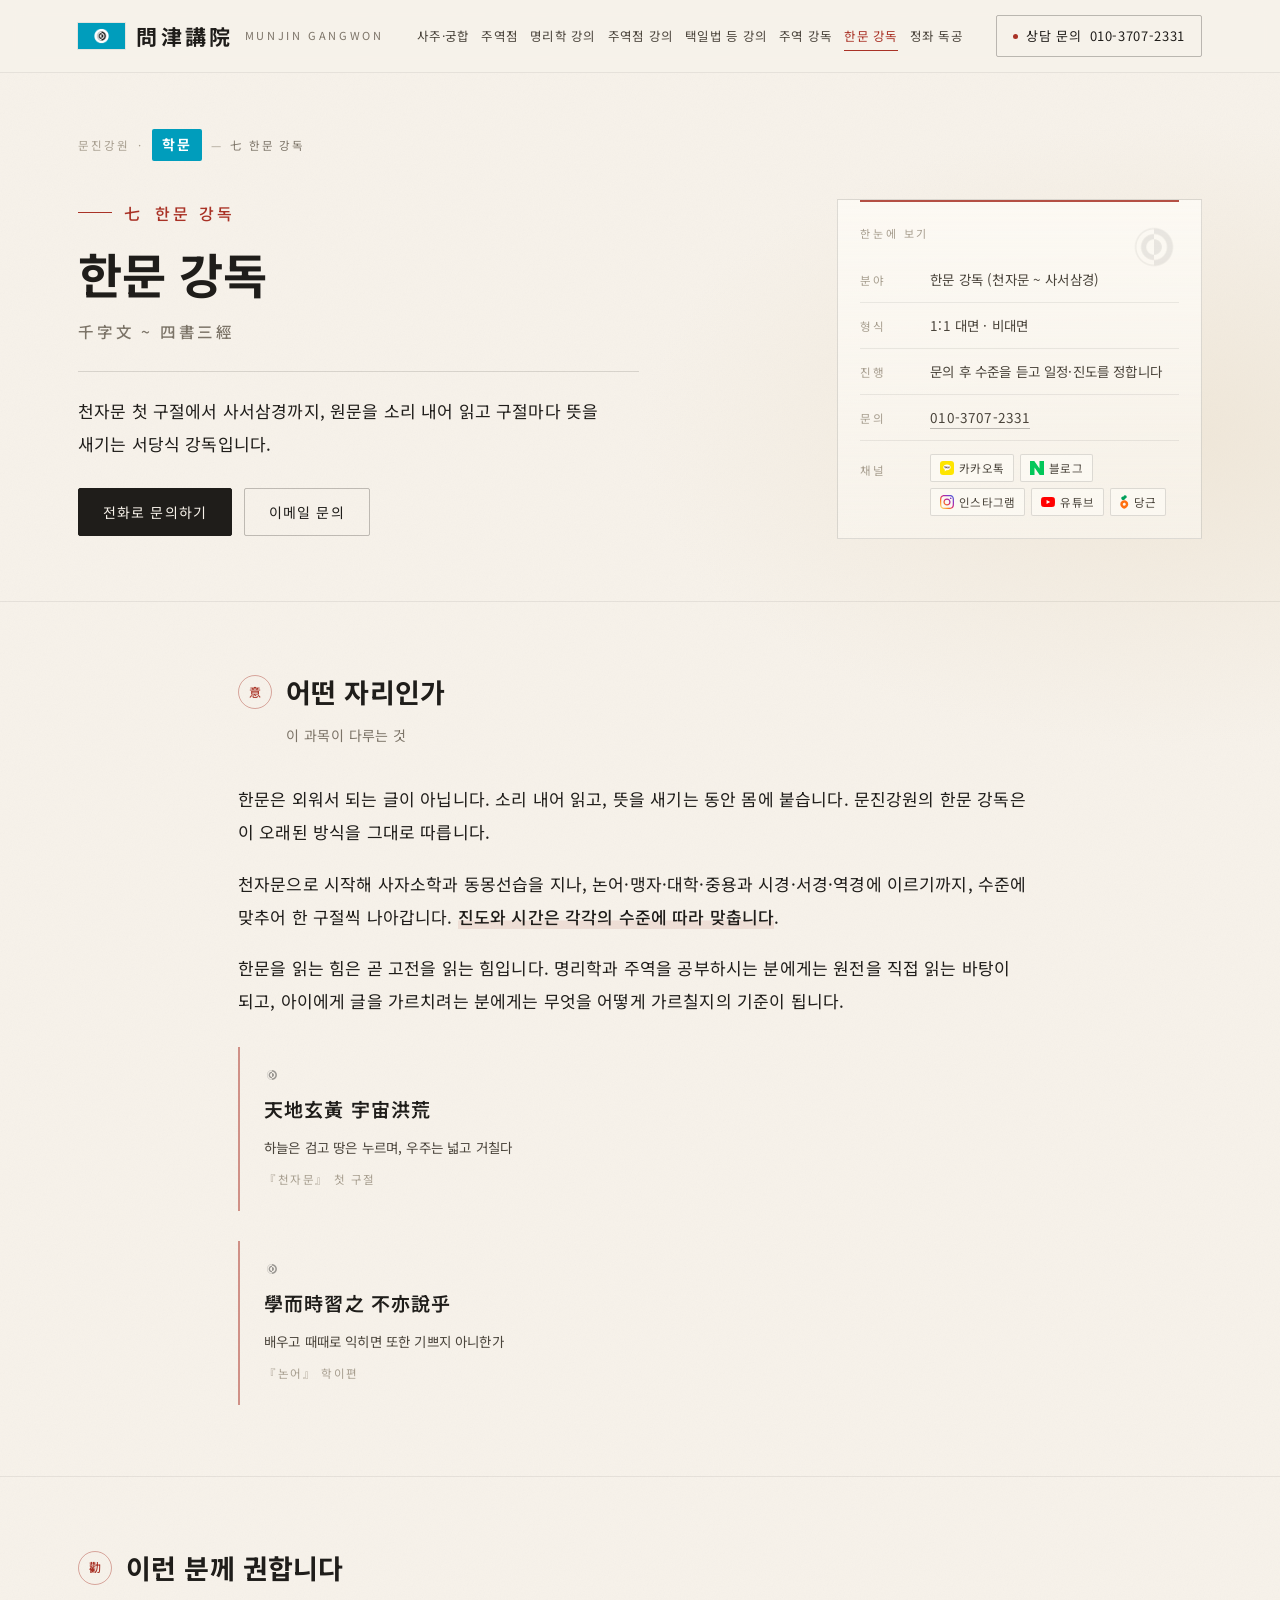
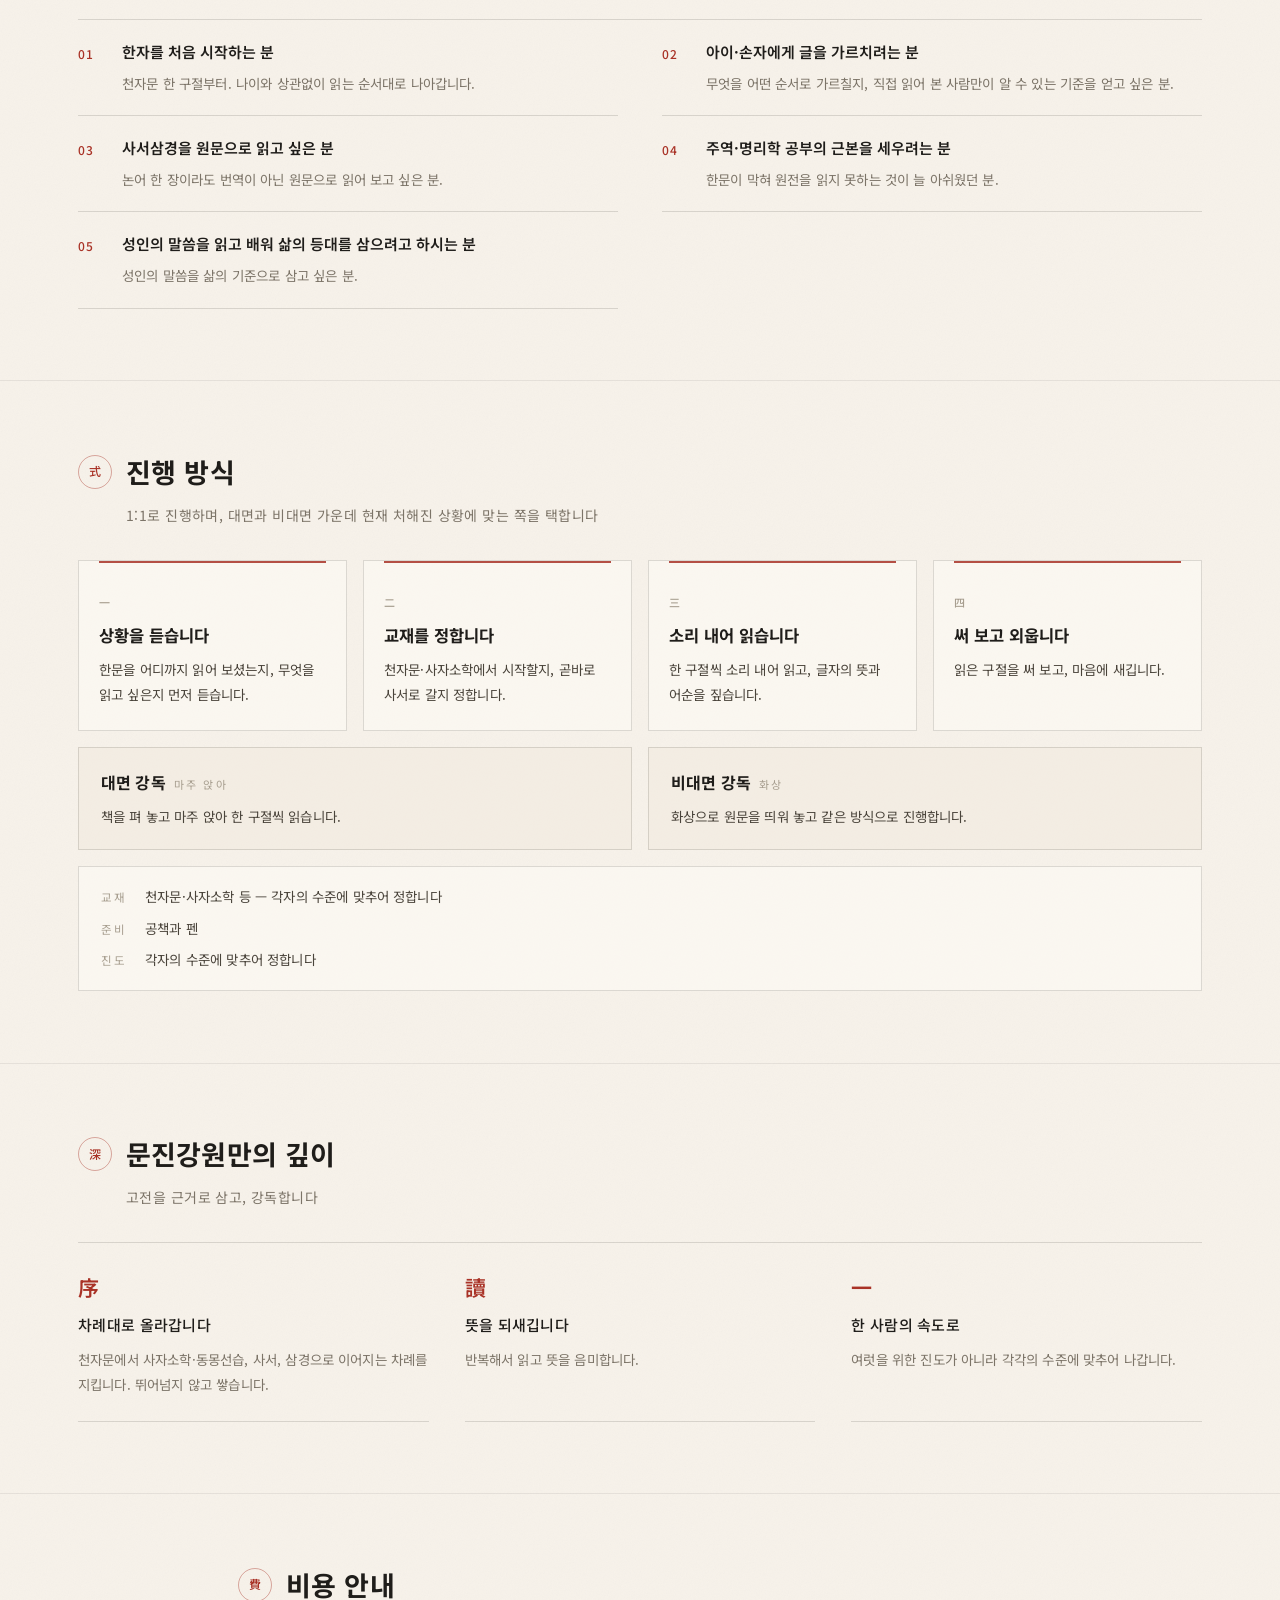
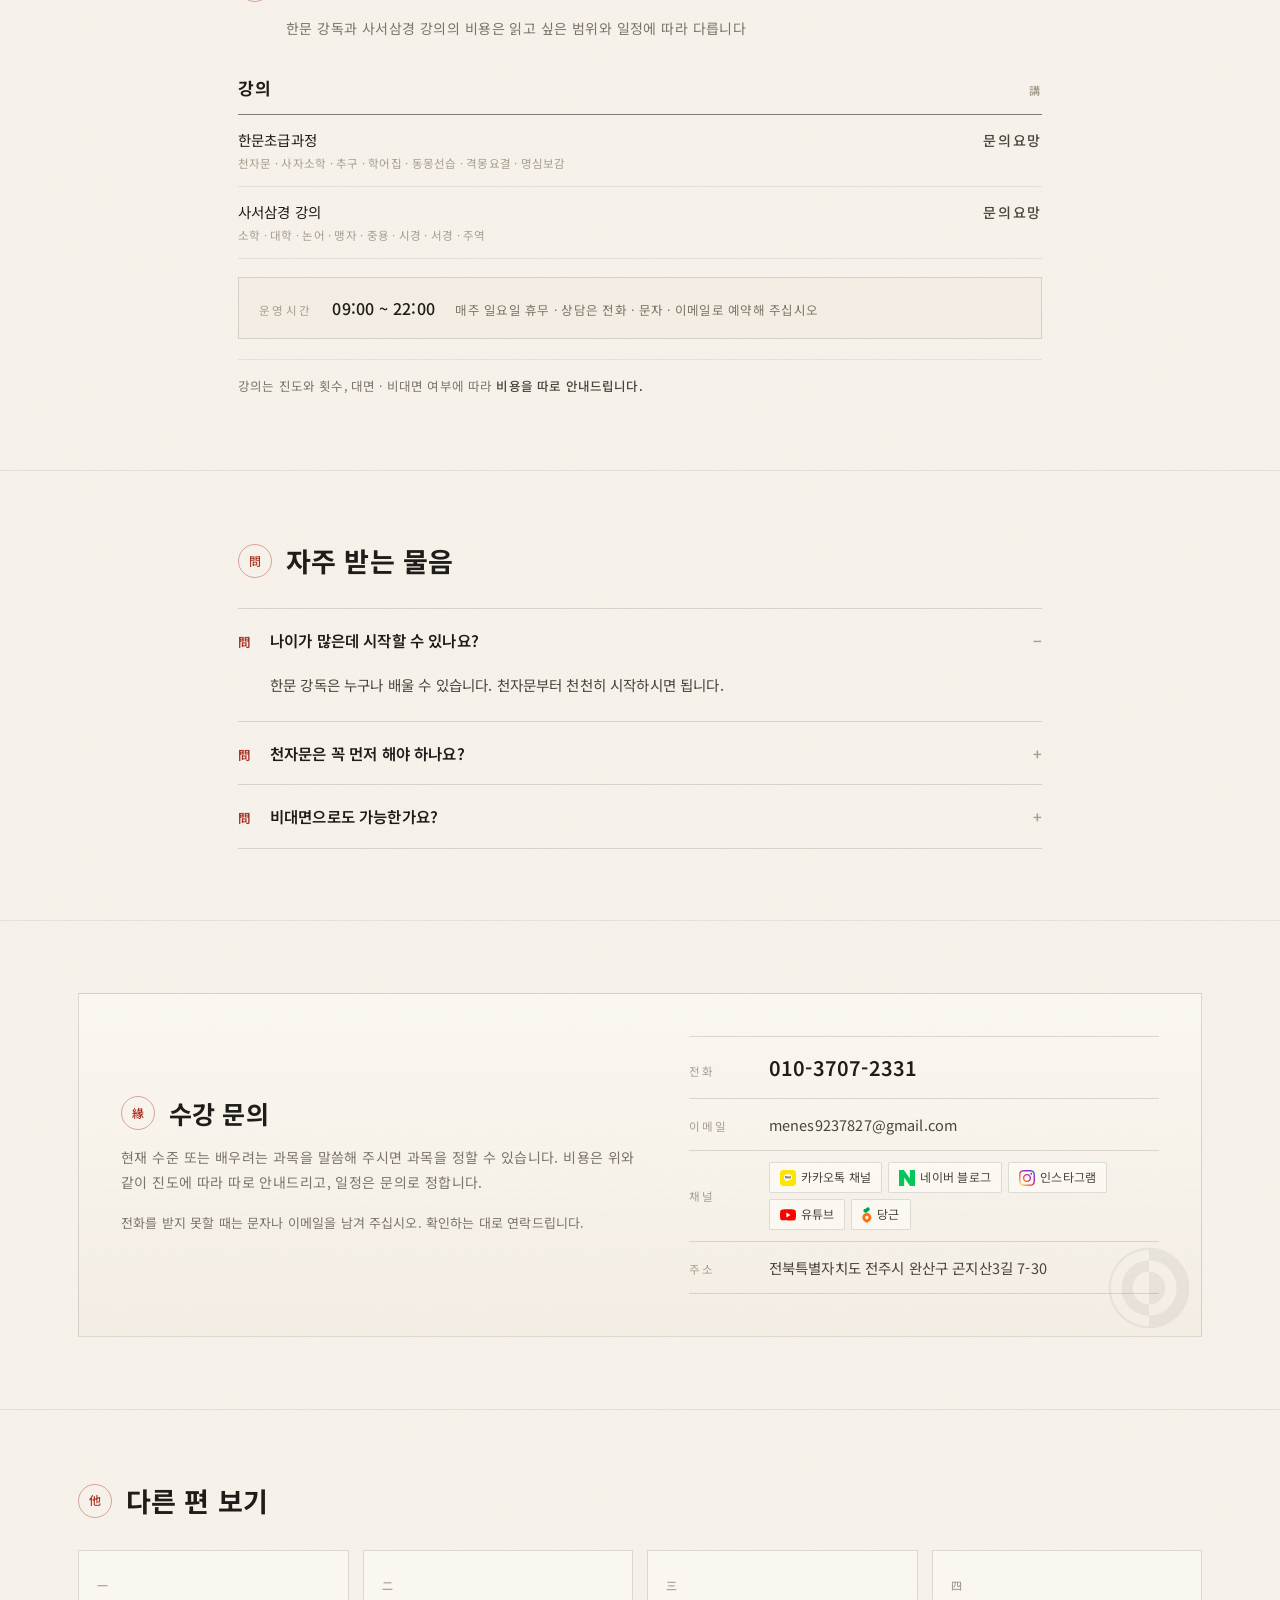
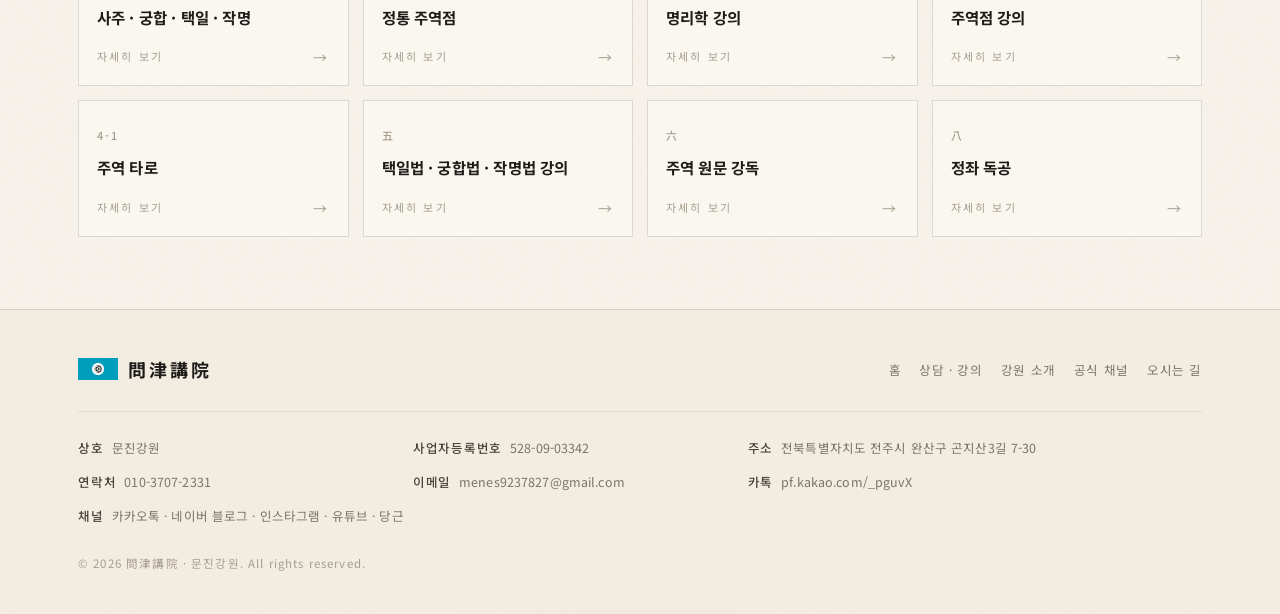
<file: hanmun.html>
<!DOCTYPE html>
<html lang="ko">
<head>
<meta charset="utf-8">
<meta name="viewport" content="width=device-width, initial-scale=1">
<title>한문 강독 · 問津講院 문진강원</title>
<meta name="description" content="전주 문진강원의 1:1 한문 강독. 천자문·사자소학에서 사서삼경까지 원문을 소리 내어 읽고 뜻을 새기는 서당식 수업. 진도는 각자의 수준에 맞춥니다.">
<meta name="theme-color" content="#F7F2EA">
<link rel="icon" type="image/png" href="assets/favicon.png">
<link rel="apple-touch-icon" href="assets/apple-touch-icon.png">

<meta property="og:type" content="article">
<meta property="og:title" content="한문 강독 · 問津講院 문진강원">
<meta property="og:description" content="전주 문진강원의 1:1 한문 강독. 천자문·사자소학에서 사서삼경까지 원문을 소리 내어 읽고 뜻을 새기는 서당식 수업. 진도는 각자의 수준에 맞춥니다.">
<meta property="og:image" content="assets/hanok-yard.jpg">
<link rel="preconnect" href="https://fonts.googleapis.com">
<link rel="preconnect" href="https://fonts.gstatic.com" crossorigin>
<link href="https://fonts.googleapis.com/css2?family=Noto+Sans+KR:wght@300;400;500;600;700;800&display=swap" rel="stylesheet">
<link rel="stylesheet" href="assets/detail.css">
</head>
<body>
<a class="skip" href="#main">본문 바로가기</a>

<header class="site-header">
  <div class="wrap">
    <a class="brand" href="index.html" aria-label="문진강원 홈으로">
      <img class="flag brand-flag" src="assets/flag-sm.png" alt="" width="47" height="26">
      <span class="hanja">問津講院</span>
      <span class="romaji">Munjin Gangwon</span>
    </a>
    <nav class="partnav" aria-label="술수 · 학문 · 영성 여덟 편">
      <a href="saju.html">사주·궁합</a>
      <a href="juyeok.html">주역점</a>
      <a href="myeongri.html">명리학 강의</a>
      <a href="juyeok-class.html">주역점 강의</a>
      <a href="taegil-class.html">택일법 등 강의</a>
      <a href="juyeok-classics.html">주역 강독</a>
      <a href="hanmun.html" aria-current="page">한문 강독</a>
      <a href="meditation.html">정좌 독공</a>
    </nav>
    <a class="header-tel" href="tel:01037072331">
      <span class="dot" aria-hidden="true"></span><span class="label">상담 문의</span> 010-3707-2331
    </a>
  </div>
</header>

<main id="main">

  <section class="phero">
    <div class="wrap">
      <nav class="crumb" aria-label="위치">
        <a href="index.html">문진강원</a>
        <span aria-hidden="true">·</span>
        <a class="here" href="index.html#services">학문</a>
        <span class="dash" aria-hidden="true">—</span>
        <span class="now">七 한문 강독</span>
      </nav>

      <div class="phero-grid">
        <div>
          <p class="num">七<span>한문 강독</span></p>
          <h1>한문 강독</h1>
          <p class="hanja-sub">千字文 ~ 四書三經</p>
          <p class="ph-lead">천자문 첫 구절에서 사서삼경까지, 원문을 소리 내어 읽고 구절마다 뜻을 새기는 서당식 강독입니다.</p>
          <div class="ph-actions">
            <a class="btn btn-solid" href="tel:01037072331">전화로 문의하기</a>
            <a class="btn btn-ghost" href="mailto:menes9237827@gmail.com">이메일 문의</a>
          </div>
        </div>

        <aside class="ph-card" aria-label="한눈에 보기">
          <span class="sym-wm card-wm" aria-hidden="true"></span>
          <p class="cap">한눈에 보기</p>
          <dl>
            <div><dt>분야</dt><dd>한문 강독 (천자문 ~ 사서삼경)</dd></div>
            <div><dt>형식</dt><dd>1:1 대면 · 비대면</dd></div>
            <div><dt>진행</dt><dd>문의 후 수준을 듣고 일정·진도를 정합니다</dd></div>
            <div><dt>문의</dt><dd><a href="tel:01037072331">010-3707-2331</a></dd></div>
            <div><dt>채널</dt><dd class="ch-cell"><div class="chips">
              <a href="https://pf.kakao.com/_pguvX" target="_blank" rel="noopener"><span class="ic" aria-hidden="true"><svg width="14" height="14" viewBox="0 0 32 32" xmlns="http://www.w3.org/2000/svg"><rect width="32" height="32" rx="7" fill="#FEE500"/><g transform="translate(5.6 4.9) scale(0.867)"><path fill="#FFFFFF" d="M12 18.75c-.591 0-1.1697-.0413-1.7317-.1209-.5626.3965-3.813 2.6797-4.1198 2.7225 0 0-.1258.0489-.2328-.0141s-.0876-.2282-.0876-.2282c.0322-.2198.8426-3.0183.992-3.5333-2.7452-1.36-4.5701-3.7686-4.5701-6.5135C2.25 6.8168 6.6152 3.375 12 3.375s9.75 3.4418 9.75 7.6875c0 4.2457-4.3652 7.6875-9.75 7.6875z"/><path fill="#3C1E1E" d="M8.0496 9.8672h-.8777v3.3417c0 .2963-.2523.5372-.5625.5372s-.5625-.2409-.5625-.5372V9.8672h-.8777c-.3044 0-.552-.2471-.552-.5508s.2477-.5508.552-.5508h2.8804c.3044 0 .552.2471.552.5508s-.2477.5508-.552.5508zm10.9879 2.9566a.558.558 0 0 1 .108.4167.5588.5588 0 0 1-.2183.371.5572.5572 0 0 1-.3383.1135.558.558 0 0 1-.4493-.2236l-1.3192-1.7479-.1952.1952v1.2273a.5635.5635 0 0 1-.5627.5628.563.563 0 0 1-.5625-.5625V9.3281c0-.3102.2523-.5625.5625-.5625s.5625.2523.5625.5625v1.209l1.5694-1.5694c.0807-.0807.1916-.1252.312-.1252.1404 0 .2814.0606.3871.1661.0985.0984.1573.2251.1654.3566.0082.1327-.036.2542-.1241.3425l-1.2818 1.2817 1.3845 1.8344zm-8.3502-3.5023c-.095-.2699-.3829-.5475-.7503-.5557-.3663.0083-.6542.2858-.749.5551l-1.3455 3.5415c-.1708.5305-.0217.7272.1333.7988a.8568.8568 0 0 0 .3576.0776c.2346 0 .4139-.0952.4678-.2481l.2787-.7297 1.7152.0001.2785.7292c.0541.1532.2335.2484.4681.2484a.8601.8601 0 0 0 .3576-.0775c.1551-.0713.3041-.2681.1329-.7999l-1.3449-3.5398zm-1.3116 2.4433l.5618-1.5961.5618 1.5961H9.3757zm5.9056 1.3836c0 .2843-.2418.5156-.5391.5156h-1.8047c-.2973 0-.5391-.2314-.5391-.5156V9.3281c0-.3102.2576-.5625.5742-.5625s.5742.2523.5742.5625v3.3047h1.1953c.2974 0 .5392.2314.5392.5156z"/></g></svg></span><span>카카오톡</span></a>
              <a href="https://blog.naver.com/menes01" target="_blank" rel="noopener"><span class="ic" aria-hidden="true"><svg width="14" height="14" viewBox="0 0 24 24" xmlns="http://www.w3.org/2000/svg"><path fill="#03C75A" d="M16.273 12.845 7.376 0H0v24h7.726V11.156L16.624 24H24V0h-7.727v12.845Z"/></svg></span><span>블로그</span></a>
              <a href="https://www.instagram.com/futura.saju/" target="_blank" rel="noopener"><span class="ic" aria-hidden="true"><svg width="14" height="14" viewBox="0 0 24 24" xmlns="http://www.w3.org/2000/svg"><defs><linearGradient id="igCard2" x1="2" y1="22" x2="22" y2="2" gradientUnits="userSpaceOnUse"><stop offset="0" stop-color="#FEDA75"/><stop offset=".28" stop-color="#FA7E1E"/><stop offset=".52" stop-color="#D62976"/><stop offset=".74" stop-color="#962FBF"/><stop offset="1" stop-color="#4F5BD5"/></linearGradient></defs><path fill="url(#igCard2)" d="M7.0301.084c-1.2768.0602-2.1487.264-2.911.5634-.7888.3075-1.4575.72-2.1228 1.3877-.6652.6677-1.075 1.3368-1.3802 2.127-.2954.7638-.4956 1.6365-.552 2.914-.0564 1.2775-.0689 1.6882-.0626 4.947.0062 3.2586.0206 3.6671.0825 4.9473.061 1.2765.264 2.1482.5635 2.9107.308.7889.72 1.4573 1.388 2.1228.6679.6655 1.3365 1.0743 2.1285 1.38.7632.295 1.6361.4961 2.9134.552 1.2773.056 1.6884.069 4.9462.0627 3.2578-.0062 3.668-.0207 4.9478-.0814 1.28-.0607 2.147-.2652 2.9098-.5633.7889-.3086 1.4578-.72 2.1228-1.3881.665-.6682 1.0745-1.3378 1.3795-2.1284.2957-.7632.4966-1.636.552-2.9124.056-1.2809.0692-1.6898.063-4.948-.0063-3.2583-.021-3.6668-.0817-4.9465-.0607-1.2797-.264-2.1487-.5633-2.9117-.3084-.7889-.72-1.4568-1.3876-2.1228C21.2982 1.33 20.628.9208 19.8378.6165 19.074.321 18.2017.1197 16.9244.0645 15.6471.0093 15.236-.005 11.977.0014 8.718.0076 8.31.0215 7.0301.0839m.1402 21.6932c-1.17-.0509-1.8053-.2453-2.2287-.408-.5606-.216-.96-.4771-1.3819-.895-.422-.4178-.6811-.8186-.9-1.378-.1644-.4234-.3624-1.058-.4171-2.228-.0595-1.2645-.072-1.6442-.079-4.848-.007-3.2037.0053-3.583.0607-4.848.05-1.169.2456-1.805.408-2.2282.216-.5613.4762-.96.895-1.3816.4188-.4217.8184-.6814 1.3783-.9003.423-.1651 1.0575-.3614 2.227-.4171 1.2655-.06 1.6447-.072 4.848-.079 3.2033-.007 3.5835.005 4.8495.0608 1.169.0508 1.8053.2445 2.228.408.5608.216.96.4754 1.3816.895.4217.4194.6816.8176.9005 1.3787.1653.4217.3617 1.056.4169 2.2263.0602 1.2655.0739 1.645.0796 4.848.0058 3.203-.0055 3.5834-.061 4.848-.051 1.17-.245 1.8055-.408 2.2294-.216.5604-.4763.96-.8954 1.3814-.419.4215-.8181.6811-1.3783.9-.4224.1649-1.0577.3617-2.2262.4174-1.2656.0595-1.6448.072-4.8493.079-3.2045.007-3.5825-.006-4.848-.0608M16.953 5.5864A1.44 1.44 0 1 0 18.39 4.144a1.44 1.44 0 0 0-1.437 1.4424M5.8385 12.012c.0067 3.4032 2.7706 6.1557 6.173 6.1493 3.4026-.0065 6.157-2.7701 6.1506-6.1733-.0065-3.4032-2.771-6.1565-6.174-6.1498-3.403.0067-6.156 2.771-6.1496 6.1738M8 12.0077a4 4 0 1 1 4.008 3.9921A3.9996 3.9996 0 0 1 8 12.0077"/></svg></span><span>인스타그램</span></a>
              <a href="https://www.youtube.com/@미래사주" target="_blank" rel="noopener"><span class="ic" aria-hidden="true"><svg width="14" height="14" viewBox="0 0 24 24" xmlns="http://www.w3.org/2000/svg"><path fill="#FF0000" d="M23.498 6.186a3.016 3.016 0 0 0-2.122-2.136C19.505 3.545 12 3.545 12 3.545s-7.505 0-9.377.505A3.017 3.017 0 0 0 .502 6.186C0 8.07 0 12 0 12s0 3.93.502 5.814a3.016 3.016 0 0 0 2.122 2.136c1.871.505 9.376.505 9.376.505s7.505 0 9.377-.505a3.015 3.015 0 0 0 2.122-2.136C24 15.93 24 12 24 12s0-3.93-.502-5.814zM9.545 15.568V8.432L15.818 12l-6.273 3.568z"/></svg></span><span>유튜브</span></a>
              <a href="https://www.daangn.com/kr/local-profile/%EB%AC%B8%EC%A7%84%EA%B0%95%EC%9B%90-46cbgq1tn4zh/" target="_blank" rel="noopener"><span class="ic" aria-hidden="true"><svg width="8.5" height="14" viewBox="10.4 3.8 19.7 32.4" xmlns="http://www.w3.org/2000/svg"><path fill="#FF6F0F" d="M20.269 15.922c-5.093 0-9.221 4.002-9.221 9.046 0 6.973 9.246 10.674 9.22 10.664-.025.01 9.222-3.69 9.222-10.664 0-5.044-4.129-9.046-9.221-9.046Zm0 12.707c-.69 0-1.365-.203-1.94-.583a3.468 3.468 0 0 1-1.285-1.551 3.426 3.426 0 0 1 .757-3.767 3.52 3.52 0 0 1 3.804-.75 3.482 3.482 0 0 1 1.567 1.274 3.432 3.432 0 0 1-.434 4.365 3.52 3.52 0 0 1-2.469 1.012Z"/><path fill="#00A05B" d="M22.345 4.399c-2.152 0-3.65 1.489-3.886 3.242-2.87-.785-5.118 1.368-5.118 3.751 0 1.818 1.258 3.286 2.943 3.763 1.357.384 3.799.098 3.799.098-.012-.587.534-1.232 1.376-1.82 2.396-1.669 4.271-2.455 4.56-4.732.304-2.376-1.482-4.302-3.674-4.302Z"/></svg></span><span>당근</span></a>
              </div></dd></div>
          </dl>
        </aside>
      </div>
    </div>
  </section>

  <section class="sec">
    <div class="wrap narrow">
      <h2 class="h2"><span class="hanja" aria-hidden="true">意</span>어떤 자리인가</h2>
      <p class="h2lead">이 과목이 다루는 것</p>
      <div class="prose">
          <p>한문은 외워서 되는 글이 아닙니다. 소리 내어 읽고, 뜻을 새기는 동안 몸에 붙습니다. 문진강원의 한문 강독은 이 오래된 방식을 그대로 따릅니다.</p>
          <p>천자문으로 시작해 사자소학과 동몽선습을 지나, 논어·맹자·대학·중용과 시경·서경·역경에 이르기까지, 수준에 맞추어 한 구절씩 나아갑니다. <strong>진도와 시간은 각각의 수준에 따라 맞춥니다</strong>.</p>
          <p>한문을 읽는 힘은 곧 고전을 읽는 힘입니다. 명리학과 주역을 공부하시는 분에게는 원전을 직접 읽는 바탕이 되고, 아이에게 글을 가르치려는 분에게는 무엇을 어떻게 가르칠지의 기준이 됩니다.</p>
          <blockquote class="quote">
            <img class="quote-sym" src="assets/symbol-ink.png" alt="" width="16" height="16">
            <p class="cn">天地玄黃 宇宙洪荒</p>
            <p class="kr">하늘은 검고 땅은 누르며, 우주는 넓고 거칠다</p>
            <p class="src">『천자문』 첫 구절</p>
          </blockquote>
          <blockquote class="quote">
            <img class="quote-sym" src="assets/symbol-ink.png" alt="" width="16" height="16">
            <p class="cn">學而時習之 不亦說乎</p>
            <p class="kr">배우고 때때로 익히면 또한 기쁘지 아니한가</p>
            <p class="src">『논어』 학이편</p>
          </blockquote>
      </div>
    </div>
  </section>

  <section class="sec">
    <div class="wrap">
      <h2 class="h2"><span class="hanja" aria-hidden="true">勸</span>이런 분께 권합니다</h2>
      <ul class="who">
            <li>
              <span class="n" aria-hidden="true">01</span>
              <div><h3>한자를 처음 시작하는 분</h3><p>천자문 한 구절부터. 나이와 상관없이 읽는 순서대로 나아갑니다.</p></div>
            </li>
            <li>
              <span class="n" aria-hidden="true">02</span>
              <div><h3>아이·손자에게 글을 가르치려는 분</h3><p>무엇을 어떤 순서로 가르칠지, 직접 읽어 본 사람만이 알 수 있는 기준을 얻고 싶은 분.</p></div>
            </li>
            <li>
              <span class="n" aria-hidden="true">03</span>
              <div><h3>사서삼경을 원문으로 읽고 싶은 분</h3><p>논어 한 장이라도 번역이 아닌 원문으로 읽어 보고 싶은 분.</p></div>
            </li>
            <li>
              <span class="n" aria-hidden="true">04</span>
              <div><h3>주역·명리학 공부의 근본을 세우려는 분</h3><p>한문이 막혀 원전을 읽지 못하는 것이 늘 아쉬웠던 분.</p></div>
            </li>
            <li>
              <span class="n" aria-hidden="true">05</span>
              <div><h3>성인의 말씀을 읽고 배워 삶의 등대를 삼으려고 하시는 분</h3><p>성인의 말씀을 삶의 기준으로 삼고 싶은 분.</p></div>
            </li>
      </ul>
    </div>
  </section>

  <section class="sec">
    <div class="wrap">
      <h2 class="h2"><span class="hanja" aria-hidden="true">式</span>진행 방식</h2>
      <p class="h2lead">1:1로 진행하며, 대면과 비대면 가운데 현재 처해진 상황에 맞는 쪽을 택합니다</p>
      <ol class="steps">
          <li class="step">
            <p class="k">一</p>
            <h3>상황을 듣습니다</h3>
            <p>한문을 어디까지 읽어 보셨는지, 무엇을 읽고 싶은지 먼저 듣습니다.</p>
          </li>
          <li class="step">
            <p class="k">二</p>
            <h3>교재를 정합니다</h3>
            <p>천자문·사자소학에서 시작할지, 곧바로 사서로 갈지 정합니다.</p>
          </li>
          <li class="step">
            <p class="k">三</p>
            <h3>소리 내어 읽습니다</h3>
            <p>한 구절씩 소리 내어 읽고, 글자의 뜻과 어순을 짚습니다.</p>
          </li>
          <li class="step">
            <p class="k">四</p>
            <h3>써 보고 외웁니다</h3>
            <p>읽은 구절을 써 보고, 마음에 새깁니다.</p>
          </li>
      </ol>
      <div class="two-track">
          <div class="track">
            <h3>대면 강독<span>마주 앉아</span></h3>
            <p>책을 펴 놓고 마주 앉아 한 구절씩 읽습니다.</p>
          </div>
          <div class="track">
            <h3>비대면 강독<span>화상</span></h3>
            <p>화상으로 원문을 띄워 놓고 같은 방식으로 진행합니다.</p>
          </div>
      </div>
      <div class="prepare">
          <span class="lb">교재</span><span>천자문·사자소학 등 — 각자의 수준에 맞추어 정합니다</span>
          <span class="lb">준비</span><span>공책과 펜</span>
          <span class="lb">진도</span><span>각자의 수준에 맞추어 정합니다</span>
      </div>
    </div>
  </section>

  <section class="sec">
    <div class="wrap">
      <h2 class="h2"><span class="hanja" aria-hidden="true">深</span>문진강원만의 깊이</h2>
      <p class="h2lead">고전을 근거로 삼고, 강독합니다</p>
      <ul class="depths">
          <li>
            <p class="k" aria-hidden="true">序</p>
            <h3>차례대로 올라갑니다</h3>
            <p>천자문에서 사자소학·동몽선습, 사서, 삼경으로 이어지는 차례를 지킵니다. 뛰어넘지 않고 쌓습니다.</p>
          </li>
          <li>
            <p class="k" aria-hidden="true">讀</p>
            <h3>뜻을 되새깁니다</h3>
            <p>반복해서 읽고 뜻을 음미합니다.</p>
          </li>
          <li>
            <p class="k" aria-hidden="true">一</p>
            <h3>한 사람의 속도로</h3>
            <p>여럿을 위한 진도가 아니라 각각의 수준에 맞추어 나갑니다.</p>
          </li>
      </ul>
    </div>
  </section>

  <section class="sec">
    <div class="wrap narrow">
      <h2 class="h2"><span class="hanja" aria-hidden="true">費</span>비용 안내</h2>
      <p class="h2lead">한문 강독과 사서삼경 강의의 비용은 읽고 싶은 범위와 일정에 따라 다릅니다</p>

      <div class="fee-block">
        <div class="fee-head"><h3>강의</h3><span class="han">講</span></div>
        <ul class="fee-list">
          <li><span class="nm">한문초급과정<em>천자문 · 사자소학 · 추구 · 학어집 · 동몽선습 · 격몽요결 · 명심보감</em></span><span class="pr q">문의요망</span></li>
          <li><span class="nm">사서삼경 강의<em>소학 · 대학 · 논어 · 맹자 · 중용 · 시경 · 서경 · 주역</em></span><span class="pr q">문의요망</span></li>
        </ul>
      </div>

      <div class="hours">
        <span class="lb">운영시간</span>
        <span class="v">09:00 ~ 22:00</span>
        <span class="sub">매주 일요일 휴무 · 상담은 전화 · 문자 · 이메일로 예약해 주십시오</span>
      </div>

      <p class="fee-foot">강의는 진도와 횟수, 대면 · 비대면 여부에 따라 <b>비용을 따로 안내드립니다.</b></p>
    </div>
  </section>

  <section class="sec">
    <div class="wrap narrow">
      <h2 class="h2"><span class="hanja" aria-hidden="true">問</span>자주 받는 물음</h2>
      <div class="faq">
          <details open>
            <summary><span class="q" aria-hidden="true">問</span><span>나이가 많은데 시작할 수 있나요?</span></summary>
            <div class="a">한문 강독은 누구나 배울 수 있습니다. 천자문부터 천천히 시작하시면 됩니다.</div>
          </details>
          <details>
            <summary><span class="q" aria-hidden="true">問</span><span>천자문은 꼭 먼저 해야 하나요?</span></summary>
            <div class="a">꼭 그렇지는 않습니다. 이미 한자를 아시면 사서부터 시작할 수 있습니다. 현재 처해진 상황을 듣고 정합니다.</div>
          </details>
          <details>
            <summary><span class="q" aria-hidden="true">問</span><span>비대면으로도 가능한가요?</span></summary>
            <div class="a">네. 화상으로 같은 방식으로 진행합니다. 쓴 것을 화면으로 확인하며 갑니다.</div>
          </details>
      </div>
    </div>
  </section>

  <section class="sec">
    <div class="wrap">
      <div class="cta-band">
        <span class="sym-wm cta-wm" aria-hidden="true"></span>
        <div>
          <h2 class="h2"><span class="hanja" aria-hidden="true">緣</span>수강 문의</h2>
          <p class="h2lead">현재 수준 또는 배우려는 과목을 말씀해 주시면 과목을 정할 수 있습니다. 비용은 위와 같이 진도에 따라 따로 안내드리고, 일정은 문의로 정합니다.</p>
          <p class="cta-note">전화를 받지 못할 때는 문자나 이메일을 남겨 주십시오. 확인하는 대로 연락드립니다.</p>
        </div>
        <ul class="cta-list">
          <li><span class="lb">전화</span><a class="big" href="tel:01037072331">010-3707-2331</a></li>
          <li><span class="lb">이메일</span><a href="mailto:menes9237827@gmail.com">menes9237827@gmail.com</a></li>
          <li class="ch-row"><span class="lb">채널</span><div class="chips">
              <a href="https://pf.kakao.com/_pguvX" target="_blank" rel="noopener"><span class="ic" aria-hidden="true"><svg width="16" height="16" viewBox="0 0 32 32" xmlns="http://www.w3.org/2000/svg"><rect width="32" height="32" rx="7" fill="#FEE500"/><g transform="translate(5.6 4.9) scale(0.867)"><path fill="#FFFFFF" d="M12 18.75c-.591 0-1.1697-.0413-1.7317-.1209-.5626.3965-3.813 2.6797-4.1198 2.7225 0 0-.1258.0489-.2328-.0141s-.0876-.2282-.0876-.2282c.0322-.2198.8426-3.0183.992-3.5333-2.7452-1.36-4.5701-3.7686-4.5701-6.5135C2.25 6.8168 6.6152 3.375 12 3.375s9.75 3.4418 9.75 7.6875c0 4.2457-4.3652 7.6875-9.75 7.6875z"/><path fill="#3C1E1E" d="M8.0496 9.8672h-.8777v3.3417c0 .2963-.2523.5372-.5625.5372s-.5625-.2409-.5625-.5372V9.8672h-.8777c-.3044 0-.552-.2471-.552-.5508s.2477-.5508.552-.5508h2.8804c.3044 0 .552.2471.552.5508s-.2477.5508-.552.5508zm10.9879 2.9566a.558.558 0 0 1 .108.4167.5588.5588 0 0 1-.2183.371.5572.5572 0 0 1-.3383.1135.558.558 0 0 1-.4493-.2236l-1.3192-1.7479-.1952.1952v1.2273a.5635.5635 0 0 1-.5627.5628.563.563 0 0 1-.5625-.5625V9.3281c0-.3102.2523-.5625.5625-.5625s.5625.2523.5625.5625v1.209l1.5694-1.5694c.0807-.0807.1916-.1252.312-.1252.1404 0 .2814.0606.3871.1661.0985.0984.1573.2251.1654.3566.0082.1327-.036.2542-.1241.3425l-1.2818 1.2817 1.3845 1.8344zm-8.3502-3.5023c-.095-.2699-.3829-.5475-.7503-.5557-.3663.0083-.6542.2858-.749.5551l-1.3455 3.5415c-.1708.5305-.0217.7272.1333.7988a.8568.8568 0 0 0 .3576.0776c.2346 0 .4139-.0952.4678-.2481l.2787-.7297 1.7152.0001.2785.7292c.0541.1532.2335.2484.4681.2484a.8601.8601 0 0 0 .3576-.0775c.1551-.0713.3041-.2681.1329-.7999l-1.3449-3.5398zm-1.3116 2.4433l.5618-1.5961.5618 1.5961H9.3757zm5.9056 1.3836c0 .2843-.2418.5156-.5391.5156h-1.8047c-.2973 0-.5391-.2314-.5391-.5156V9.3281c0-.3102.2576-.5625.5742-.5625s.5742.2523.5742.5625v3.3047h1.1953c.2974 0 .5392.2314.5392.5156z"/></g></svg></span><span>카카오톡 채널</span></a>
              <a href="https://blog.naver.com/menes01" target="_blank" rel="noopener"><span class="ic" aria-hidden="true"><svg width="16" height="16" viewBox="0 0 24 24" xmlns="http://www.w3.org/2000/svg"><path fill="#03C75A" d="M16.273 12.845 7.376 0H0v24h7.726V11.156L16.624 24H24V0h-7.727v12.845Z"/></svg></span><span>네이버 블로그</span></a>
              <a href="https://www.instagram.com/futura.saju/" target="_blank" rel="noopener"><span class="ic" aria-hidden="true"><svg width="16" height="16" viewBox="0 0 24 24" xmlns="http://www.w3.org/2000/svg"><defs><linearGradient id="igCta2" x1="2" y1="22" x2="22" y2="2" gradientUnits="userSpaceOnUse"><stop offset="0" stop-color="#FEDA75"/><stop offset=".28" stop-color="#FA7E1E"/><stop offset=".52" stop-color="#D62976"/><stop offset=".74" stop-color="#962FBF"/><stop offset="1" stop-color="#4F5BD5"/></linearGradient></defs><path fill="url(#igCta2)" d="M7.0301.084c-1.2768.0602-2.1487.264-2.911.5634-.7888.3075-1.4575.72-2.1228 1.3877-.6652.6677-1.075 1.3368-1.3802 2.127-.2954.7638-.4956 1.6365-.552 2.914-.0564 1.2775-.0689 1.6882-.0626 4.947.0062 3.2586.0206 3.6671.0825 4.9473.061 1.2765.264 2.1482.5635 2.9107.308.7889.72 1.4573 1.388 2.1228.6679.6655 1.3365 1.0743 2.1285 1.38.7632.295 1.6361.4961 2.9134.552 1.2773.056 1.6884.069 4.9462.0627 3.2578-.0062 3.668-.0207 4.9478-.0814 1.28-.0607 2.147-.2652 2.9098-.5633.7889-.3086 1.4578-.72 2.1228-1.3881.665-.6682 1.0745-1.3378 1.3795-2.1284.2957-.7632.4966-1.636.552-2.9124.056-1.2809.0692-1.6898.063-4.948-.0063-3.2583-.021-3.6668-.0817-4.9465-.0607-1.2797-.264-2.1487-.5633-2.9117-.3084-.7889-.72-1.4568-1.3876-2.1228C21.2982 1.33 20.628.9208 19.8378.6165 19.074.321 18.2017.1197 16.9244.0645 15.6471.0093 15.236-.005 11.977.0014 8.718.0076 8.31.0215 7.0301.0839m.1402 21.6932c-1.17-.0509-1.8053-.2453-2.2287-.408-.5606-.216-.96-.4771-1.3819-.895-.422-.4178-.6811-.8186-.9-1.378-.1644-.4234-.3624-1.058-.4171-2.228-.0595-1.2645-.072-1.6442-.079-4.848-.007-3.2037.0053-3.583.0607-4.848.05-1.169.2456-1.805.408-2.2282.216-.5613.4762-.96.895-1.3816.4188-.4217.8184-.6814 1.3783-.9003.423-.1651 1.0575-.3614 2.227-.4171 1.2655-.06 1.6447-.072 4.848-.079 3.2033-.007 3.5835.005 4.8495.0608 1.169.0508 1.8053.2445 2.228.408.5608.216.96.4754 1.3816.895.4217.4194.6816.8176.9005 1.3787.1653.4217.3617 1.056.4169 2.2263.0602 1.2655.0739 1.645.0796 4.848.0058 3.203-.0055 3.5834-.061 4.848-.051 1.17-.245 1.8055-.408 2.2294-.216.5604-.4763.96-.8954 1.3814-.419.4215-.8181.6811-1.3783.9-.4224.1649-1.0577.3617-2.2262.4174-1.2656.0595-1.6448.072-4.8493.079-3.2045.007-3.5825-.006-4.848-.0608M16.953 5.5864A1.44 1.44 0 1 0 18.39 4.144a1.44 1.44 0 0 0-1.437 1.4424M5.8385 12.012c.0067 3.4032 2.7706 6.1557 6.173 6.1493 3.4026-.0065 6.157-2.7701 6.1506-6.1733-.0065-3.4032-2.771-6.1565-6.174-6.1498-3.403.0067-6.156 2.771-6.1496 6.1738M8 12.0077a4 4 0 1 1 4.008 3.9921A3.9996 3.9996 0 0 1 8 12.0077"/></svg></span><span>인스타그램</span></a>
              <a href="https://www.youtube.com/@미래사주" target="_blank" rel="noopener"><span class="ic" aria-hidden="true"><svg width="16" height="16" viewBox="0 0 24 24" xmlns="http://www.w3.org/2000/svg"><path fill="#FF0000" d="M23.498 6.186a3.016 3.016 0 0 0-2.122-2.136C19.505 3.545 12 3.545 12 3.545s-7.505 0-9.377.505A3.017 3.017 0 0 0 .502 6.186C0 8.07 0 12 0 12s0 3.93.502 5.814a3.016 3.016 0 0 0 2.122 2.136c1.871.505 9.376.505 9.376.505s7.505 0 9.377-.505a3.015 3.015 0 0 0 2.122-2.136C24 15.93 24 12 24 12s0-3.93-.502-5.814zM9.545 15.568V8.432L15.818 12l-6.273 3.568z"/></svg></span><span>유튜브</span></a>
              <a href="https://www.daangn.com/kr/local-profile/%EB%AC%B8%EC%A7%84%EA%B0%95%EC%9B%90-46cbgq1tn4zh/" target="_blank" rel="noopener"><span class="ic" aria-hidden="true"><svg width="9.7" height="16" viewBox="10.4 3.8 19.7 32.4" xmlns="http://www.w3.org/2000/svg"><path fill="#FF6F0F" d="M20.269 15.922c-5.093 0-9.221 4.002-9.221 9.046 0 6.973 9.246 10.674 9.22 10.664-.025.01 9.222-3.69 9.222-10.664 0-5.044-4.129-9.046-9.221-9.046Zm0 12.707c-.69 0-1.365-.203-1.94-.583a3.468 3.468 0 0 1-1.285-1.551 3.426 3.426 0 0 1 .757-3.767 3.52 3.52 0 0 1 3.804-.75 3.482 3.482 0 0 1 1.567 1.274 3.432 3.432 0 0 1-.434 4.365 3.52 3.52 0 0 1-2.469 1.012Z"/><path fill="#00A05B" d="M22.345 4.399c-2.152 0-3.65 1.489-3.886 3.242-2.87-.785-5.118 1.368-5.118 3.751 0 1.818 1.258 3.286 2.943 3.763 1.357.384 3.799.098 3.799.098-.012-.587.534-1.232 1.376-1.82 2.396-1.669 4.271-2.455 4.56-4.732.304-2.376-1.482-4.302-3.674-4.302Z"/></svg></span><span>당근</span></a>
              </div></li>
          <li><span class="lb">주소</span><span>전북특별자치도 전주시 완산구 곤지산3길 7-30</span></li>
        </ul>
      </div>
    </div>
  </section>

  <section class="sec">
    <div class="wrap">
      <h2 class="h2"><span class="hanja" aria-hidden="true">他</span>다른 편 보기</h2>
      <div class="pager eight">
          <a class="pg" href="saju.html">
            <span>
              <span class="pn">一</span>
              <h3>사주 · 궁합 · 택일 · 작명</h3>
            </span>
            <span class="go"><span>자세히 보기</span><span class="arrow" aria-hidden="true">→</span></span>
          </a>

          <a class="pg" href="juyeok.html">
            <span>
              <span class="pn">二</span>
              <h3>정통 주역점</h3>
            </span>
            <span class="go"><span>자세히 보기</span><span class="arrow" aria-hidden="true">→</span></span>
          </a>

          <a class="pg" href="myeongri.html">
            <span>
              <span class="pn">三</span>
              <h3>명리학 강의</h3>
            </span>
            <span class="go"><span>자세히 보기</span><span class="arrow" aria-hidden="true">→</span></span>
          </a>

          <a class="pg" href="juyeok-class.html">
            <span>
              <span class="pn">四</span>
              <h3>주역점 강의</h3>
            </span>
            <span class="go"><span>자세히 보기</span><span class="arrow" aria-hidden="true">→</span></span>
          </a>

          <a class="pg" href="juyeok-tarot.html">
            <span>
              <span class="pn">4-1</span>
              <h3>주역 타로</h3>
            </span>
            <span class="go"><span>자세히 보기</span><span class="arrow" aria-hidden="true">→</span></span>
          </a>

          <a class="pg" href="taegil-class.html">
            <span>
              <span class="pn">五</span>
              <h3>택일법 · 궁합법 · 작명법 강의</h3>
            </span>
            <span class="go"><span>자세히 보기</span><span class="arrow" aria-hidden="true">→</span></span>
          </a>

          <a class="pg" href="juyeok-classics.html">
            <span>
              <span class="pn">六</span>
              <h3>주역 원문 강독</h3>
            </span>
            <span class="go"><span>자세히 보기</span><span class="arrow" aria-hidden="true">→</span></span>
          </a>

          <a class="pg" href="meditation.html">
            <span>
              <span class="pn">八</span>
              <h3>정좌 독공</h3>
            </span>
            <span class="go"><span>자세히 보기</span><span class="arrow" aria-hidden="true">→</span></span>
          </a>
      </div>
    </div>
  </section>

</main>

<footer class="site-footer">
  <div class="wrap">
    <div class="footer-top">
      <span class="footer-brand"><img class="footer-flag" src="assets/flag-sm.png" alt="문진강원 강원기" width="40" height="22">問津講院</span>
      <nav class="footer-nav" aria-label="바닥글 메뉴">
        <a href="index.html">홈</a>
        <a href="index.html#services">상담 · 강의</a>
        <a href="index.html#about">강원 소개</a>
        <a href="index.html#channels">공식 채널</a>
        <a href="index.html#visit">오시는 길</a>
      </nav>
    </div>

    <div class="biz">
      <p><b>상호</b>문진강원</p>
      <p><b>사업자등록번호</b>528-09-03342</p>
      <p><b>주소</b>전북특별자치도 전주시 완산구 곤지산3길 7-30</p>
      <p><b>연락처</b><a href="tel:01037072331">010-3707-2331</a></p>
      <p><b>이메일</b><a href="mailto:menes9237827@gmail.com">menes9237827@gmail.com</a></p>
      <p><b>카톡</b><a href="https://pf.kakao.com/_pguvX" target="_blank" rel="noopener">pf.kakao.com/_pguvX</a></p>
      <p class="biz-ch"><b>채널</b><a href="https://pf.kakao.com/_pguvX" target="_blank" rel="noopener">카카오톡</a> · <a href="https://blog.naver.com/menes01" target="_blank" rel="noopener">네이버 블로그</a> · <a href="https://www.instagram.com/futura.saju/" target="_blank" rel="noopener">인스타그램</a> · <a href="https://www.youtube.com/@미래사주" target="_blank" rel="noopener">유튜브</a> · <a href="https://www.daangn.com/kr/local-profile/%EB%AC%B8%EC%A7%84%EA%B0%95%EC%9B%90-46cbgq1tn4zh/" target="_blank" rel="noopener">당근</a></p>
    </div>

    <div class="copyright">
      <span>© 2026 問津講院 · 문진강원. All rights reserved.</span>
    </div>
  </div>
</footer>

</body>
</html>
</file>
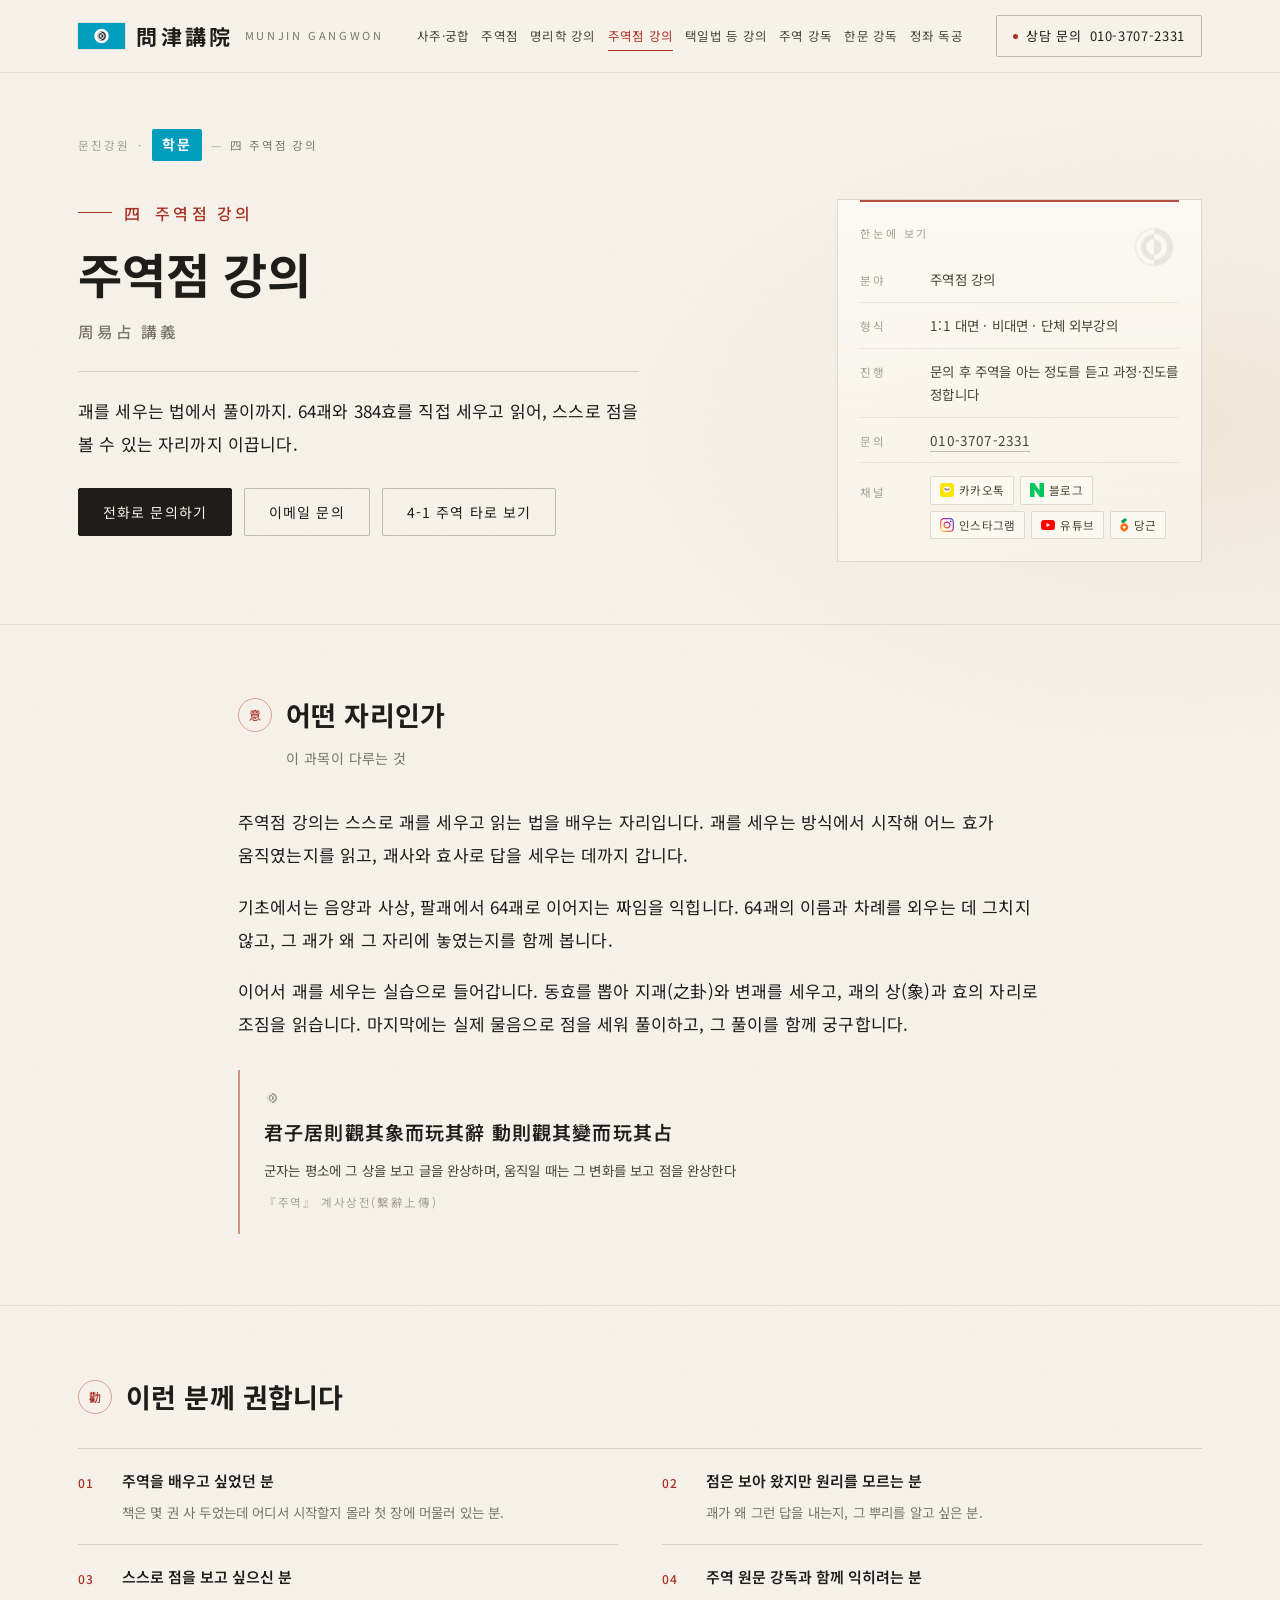
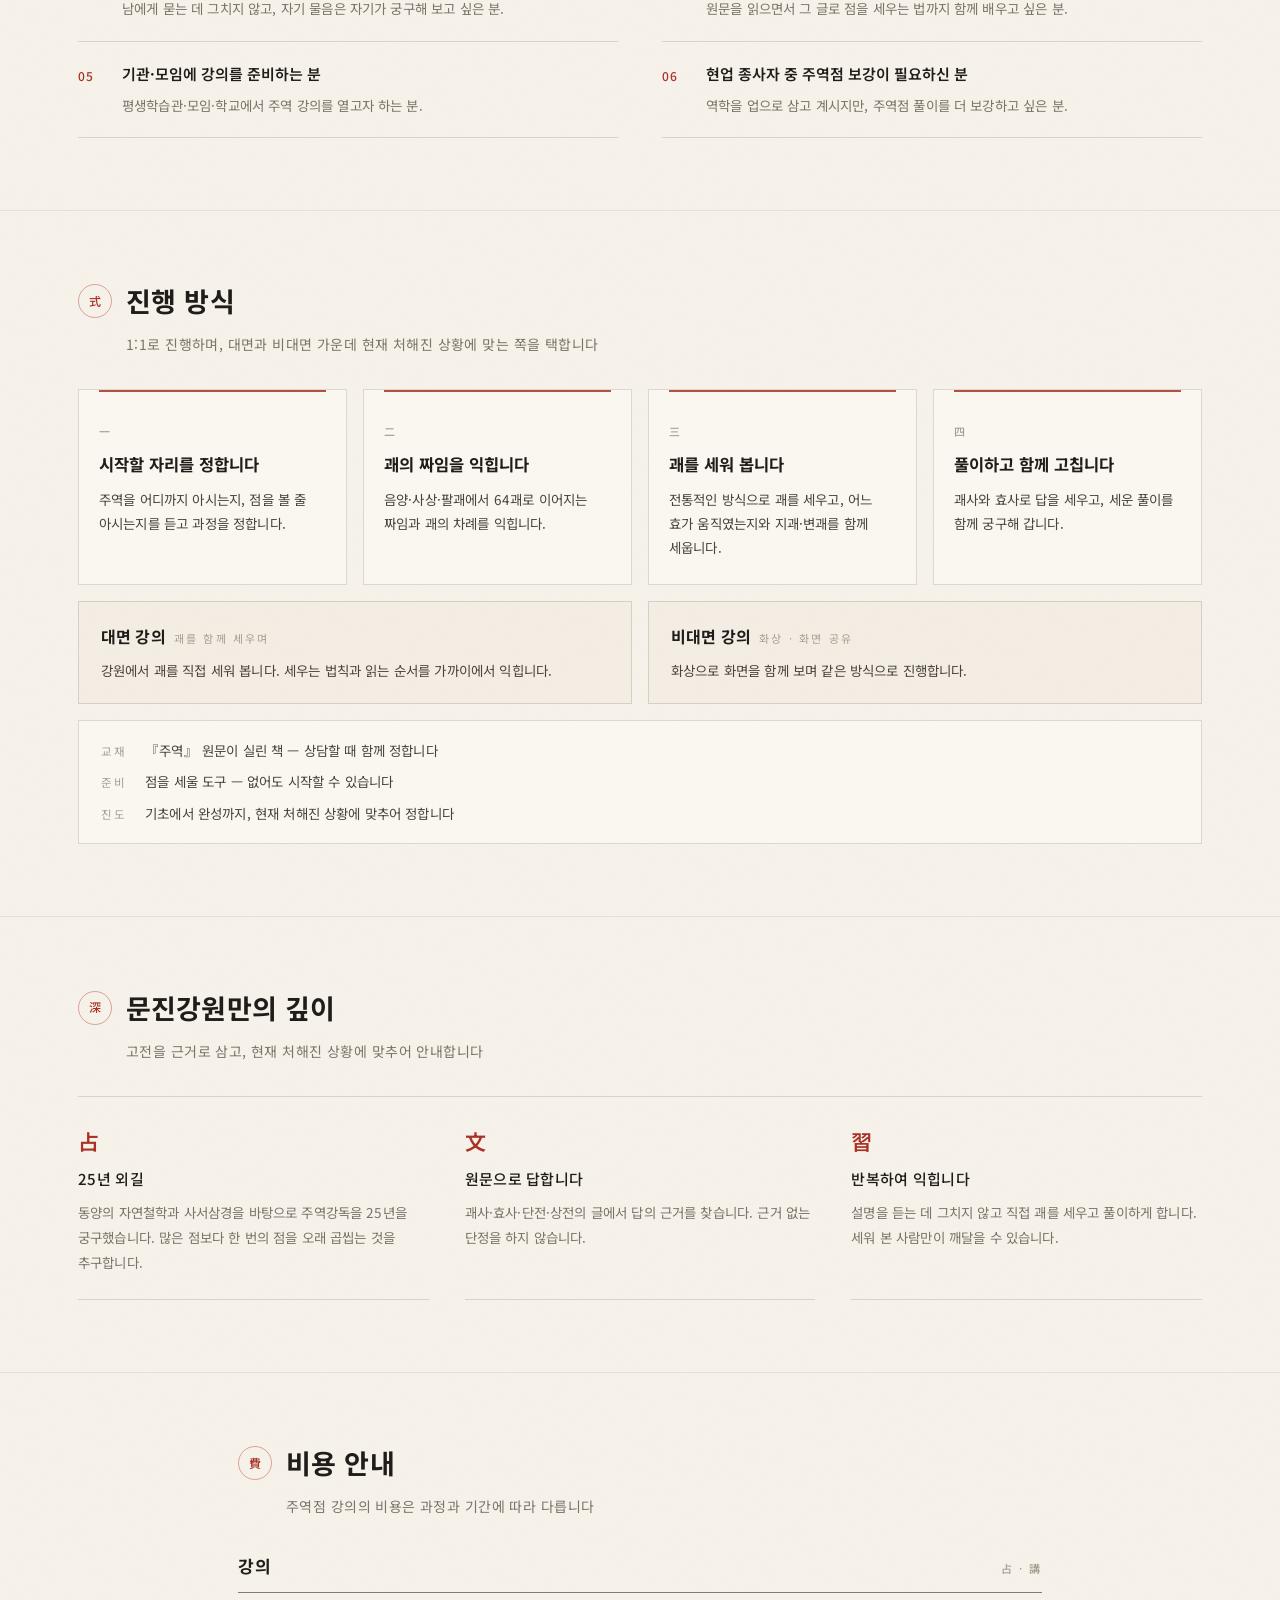
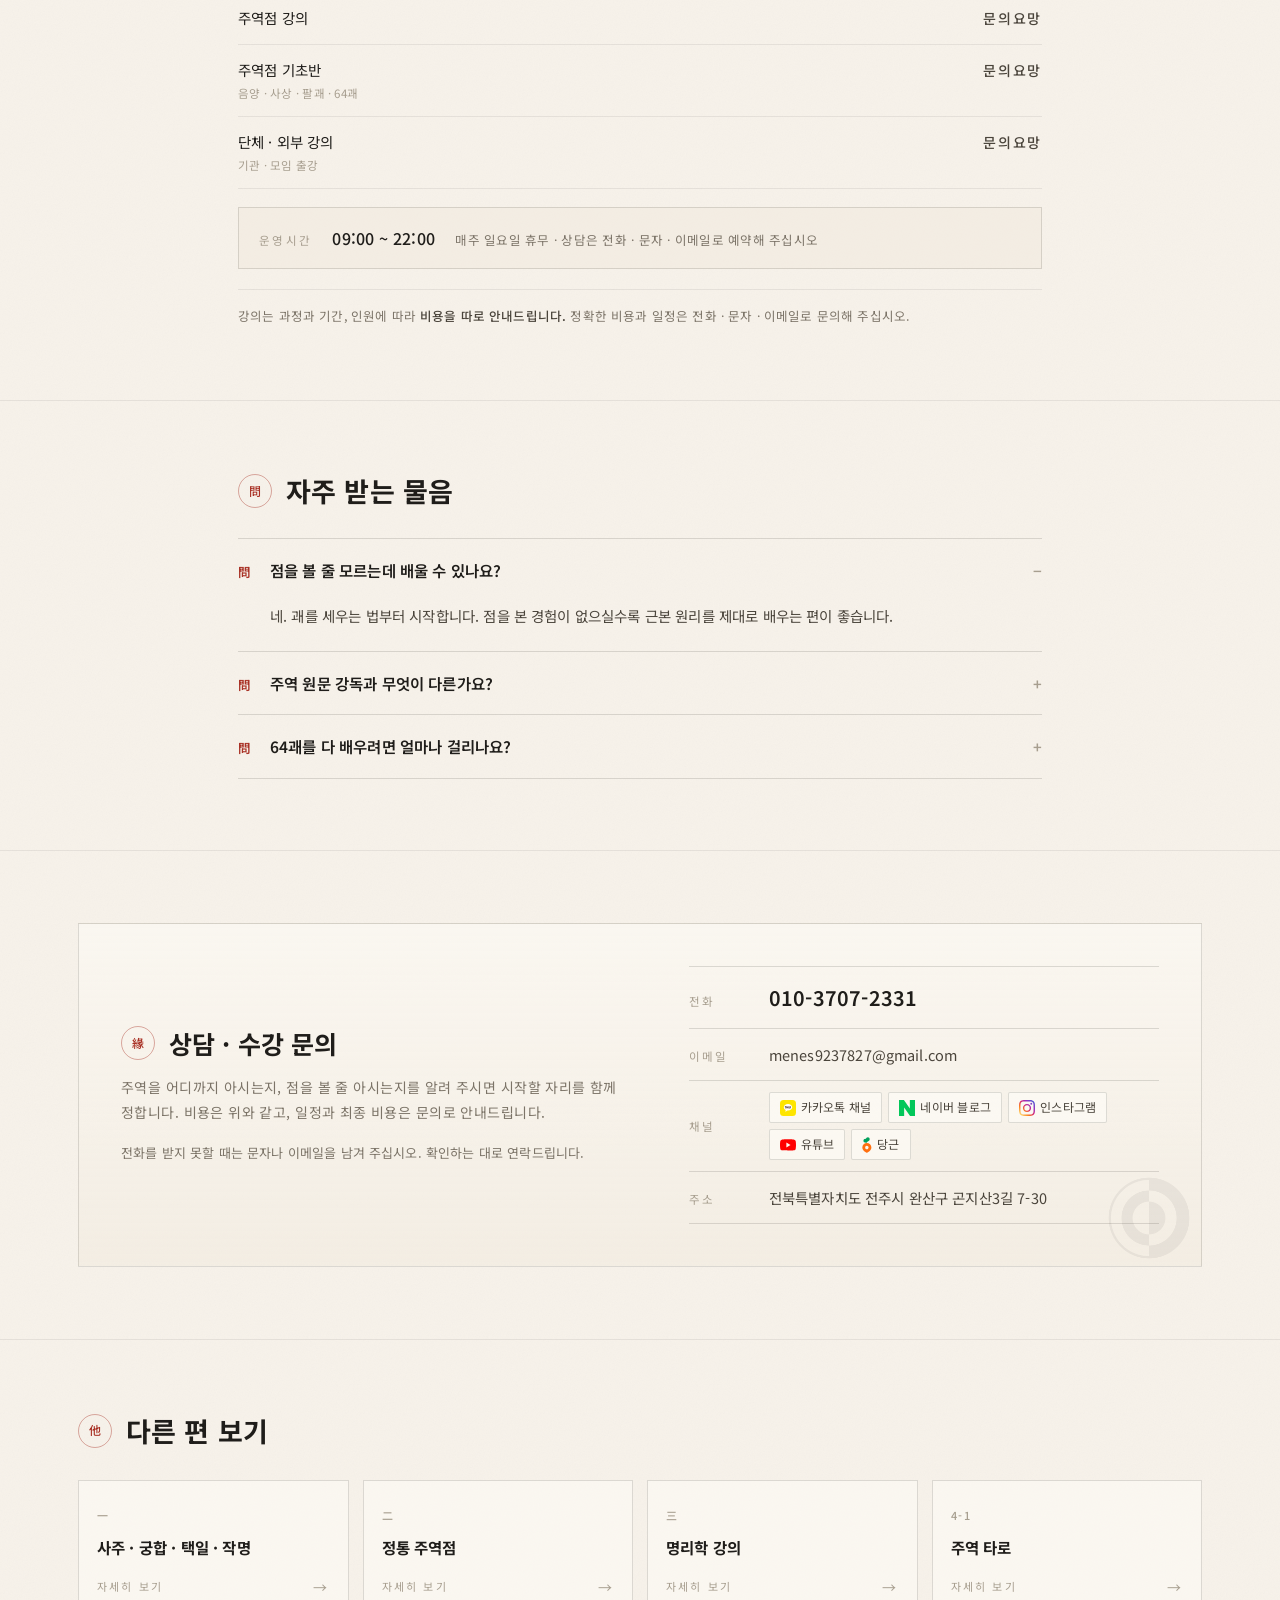
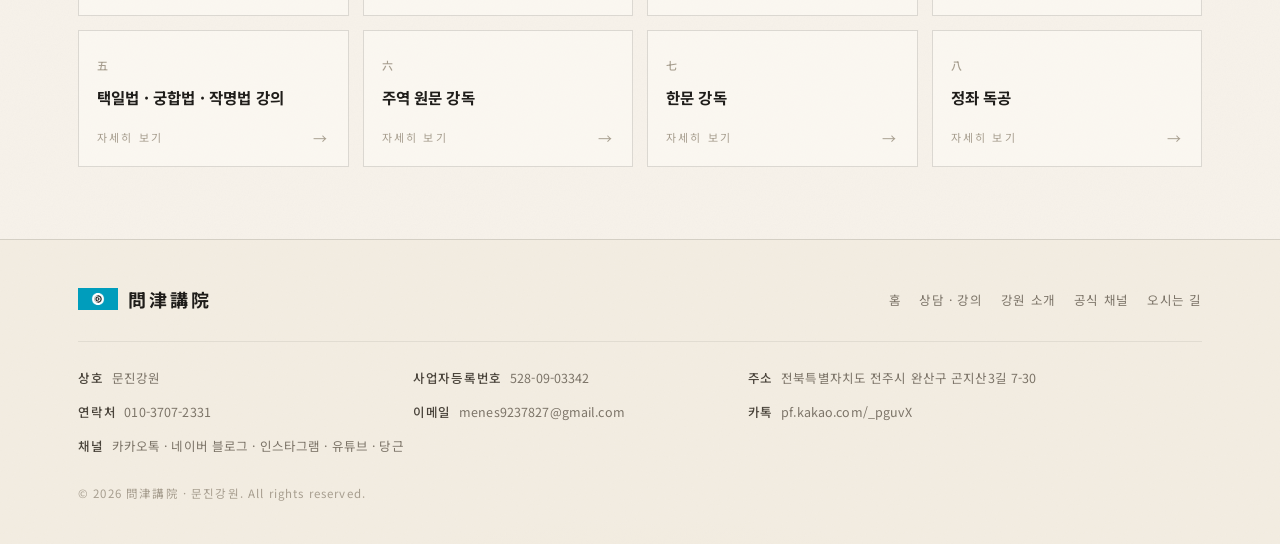
<file: juyeok-class.html>
<!DOCTYPE html>
<html lang="ko">
<head>
<meta charset="utf-8">
<meta name="viewport" content="width=device-width, initial-scale=1">
<title>주역점 강의 · 問津講院 문진강원</title>
<meta name="description" content="전주 문진강원의 주역점 강의. 괘를 세우는 법에서 괘사·효사 풀이까지, 주역 기초에서 완성까지 직접 세우고 읽으며 익히는 1:1 실습 강의.">
<meta name="theme-color" content="#F7F2EA">
<link rel="icon" type="image/png" href="assets/favicon.png">
<link rel="apple-touch-icon" href="assets/apple-touch-icon.png">

<meta property="og:type" content="article">
<meta property="og:title" content="주역점 강의 · 問津講院 문진강원">
<meta property="og:description" content="전주 문진강원의 주역점 강의. 괘를 세우는 법에서 괘사·효사 풀이까지, 주역 기초에서 완성까지 직접 세우고 읽으며 익히는 1:1 실습 강의.">
<meta property="og:image" content="assets/hanok-yard.jpg">
<link rel="preconnect" href="https://fonts.googleapis.com">
<link rel="preconnect" href="https://fonts.gstatic.com" crossorigin>
<link href="https://fonts.googleapis.com/css2?family=Noto+Sans+KR:wght@300;400;500;600;700;800&display=swap" rel="stylesheet">
<link rel="stylesheet" href="assets/detail.css">
</head>
<body>
<a class="skip" href="#main">본문 바로가기</a>

<header class="site-header">
  <div class="wrap">
    <a class="brand" href="index.html" aria-label="문진강원 홈으로">
      <img class="flag brand-flag" src="assets/flag-sm.png" alt="" width="47" height="26">
      <span class="hanja">問津講院</span>
      <span class="romaji">Munjin Gangwon</span>
    </a>
    <nav class="partnav" aria-label="술수 · 학문 · 영성 여덟 편">
      <a href="saju.html">사주·궁합</a>
      <a href="juyeok.html">주역점</a>
      <a href="myeongri.html">명리학 강의</a>
      <a href="juyeok-class.html" aria-current="page">주역점 강의</a>
      <a href="taegil-class.html">택일법 등 강의</a>
      <a href="juyeok-classics.html">주역 강독</a>
      <a href="hanmun.html">한문 강독</a>
      <a href="meditation.html">정좌 독공</a>
    </nav>
    <a class="header-tel" href="tel:01037072331">
      <span class="dot" aria-hidden="true"></span><span class="label">상담 문의</span> 010-3707-2331
    </a>
  </div>
</header>

<main id="main">

  <section class="phero">
    <div class="wrap">
      <nav class="crumb" aria-label="위치">
        <a href="index.html">문진강원</a>
        <span aria-hidden="true">·</span>
        <a class="here" href="index.html#services">학문</a>
        <span class="dash" aria-hidden="true">—</span>
        <span class="now">四 주역점 강의</span>
      </nav>

      <div class="phero-grid">
        <div>
          <p class="num">四<span>주역점 강의</span></p>
          <h1>주역점 강의</h1>
          <p class="hanja-sub">周易占 講義</p>
          <p class="ph-lead">괘를 세우는 법에서 풀이까지. 64괘와 384효를 직접 세우고 읽어, 스스로 점을 볼 수 있는 자리까지 이끕니다.</p>
          <div class="ph-actions">
            <a class="btn btn-solid" href="tel:01037072331">전화로 문의하기</a>
            <a class="btn btn-ghost" href="mailto:menes9237827@gmail.com">이메일 문의</a>
            <a class="btn btn-ghost" href="juyeok-tarot.html">4-1 주역 타로 보기</a>
          </div>
        </div>

        <aside class="ph-card" aria-label="한눈에 보기">
          <span class="sym-wm card-wm" aria-hidden="true"></span>
          <p class="cap">한눈에 보기</p>
          <dl>
            <div><dt>분야</dt><dd>주역점 강의</dd></div>
            <div><dt>형식</dt><dd>1:1 대면 · 비대면 · 단체 외부강의</dd></div>
            <div><dt>진행</dt><dd>문의 후 주역을 아는 정도를 듣고 과정·진도를 정합니다</dd></div>
            <div><dt>문의</dt><dd><a href="tel:01037072331">010-3707-2331</a></dd></div>
            <div><dt>채널</dt><dd class="ch-cell"><div class="chips">
              <a href="https://pf.kakao.com/_pguvX" target="_blank" rel="noopener"><span class="ic" aria-hidden="true"><svg width="14" height="14" viewBox="0 0 32 32" xmlns="http://www.w3.org/2000/svg"><rect width="32" height="32" rx="7" fill="#FEE500"/><g transform="translate(5.6 4.9) scale(0.867)"><path fill="#FFFFFF" d="M12 18.75c-.591 0-1.1697-.0413-1.7317-.1209-.5626.3965-3.813 2.6797-4.1198 2.7225 0 0-.1258.0489-.2328-.0141s-.0876-.2282-.0876-.2282c.0322-.2198.8426-3.0183.992-3.5333-2.7452-1.36-4.5701-3.7686-4.5701-6.5135C2.25 6.8168 6.6152 3.375 12 3.375s9.75 3.4418 9.75 7.6875c0 4.2457-4.3652 7.6875-9.75 7.6875z"/><path fill="#3C1E1E" d="M8.0496 9.8672h-.8777v3.3417c0 .2963-.2523.5372-.5625.5372s-.5625-.2409-.5625-.5372V9.8672h-.8777c-.3044 0-.552-.2471-.552-.5508s.2477-.5508.552-.5508h2.8804c.3044 0 .552.2471.552.5508s-.2477.5508-.552.5508zm10.9879 2.9566a.558.558 0 0 1 .108.4167.5588.5588 0 0 1-.2183.371.5572.5572 0 0 1-.3383.1135.558.558 0 0 1-.4493-.2236l-1.3192-1.7479-.1952.1952v1.2273a.5635.5635 0 0 1-.5627.5628.563.563 0 0 1-.5625-.5625V9.3281c0-.3102.2523-.5625.5625-.5625s.5625.2523.5625.5625v1.209l1.5694-1.5694c.0807-.0807.1916-.1252.312-.1252.1404 0 .2814.0606.3871.1661.0985.0984.1573.2251.1654.3566.0082.1327-.036.2542-.1241.3425l-1.2818 1.2817 1.3845 1.8344zm-8.3502-3.5023c-.095-.2699-.3829-.5475-.7503-.5557-.3663.0083-.6542.2858-.749.5551l-1.3455 3.5415c-.1708.5305-.0217.7272.1333.7988a.8568.8568 0 0 0 .3576.0776c.2346 0 .4139-.0952.4678-.2481l.2787-.7297 1.7152.0001.2785.7292c.0541.1532.2335.2484.4681.2484a.8601.8601 0 0 0 .3576-.0775c.1551-.0713.3041-.2681.1329-.7999l-1.3449-3.5398zm-1.3116 2.4433l.5618-1.5961.5618 1.5961H9.3757zm5.9056 1.3836c0 .2843-.2418.5156-.5391.5156h-1.8047c-.2973 0-.5391-.2314-.5391-.5156V9.3281c0-.3102.2576-.5625.5742-.5625s.5742.2523.5742.5625v3.3047h1.1953c.2974 0 .5392.2314.5392.5156z"/></g></svg></span><span>카카오톡</span></a>
              <a href="https://blog.naver.com/menes01" target="_blank" rel="noopener"><span class="ic" aria-hidden="true"><svg width="14" height="14" viewBox="0 0 24 24" xmlns="http://www.w3.org/2000/svg"><path fill="#03C75A" d="M16.273 12.845 7.376 0H0v24h7.726V11.156L16.624 24H24V0h-7.727v12.845Z"/></svg></span><span>블로그</span></a>
              <a href="https://www.instagram.com/futura.saju/" target="_blank" rel="noopener"><span class="ic" aria-hidden="true"><svg width="14" height="14" viewBox="0 0 24 24" xmlns="http://www.w3.org/2000/svg"><defs><linearGradient id="igCard2" x1="2" y1="22" x2="22" y2="2" gradientUnits="userSpaceOnUse"><stop offset="0" stop-color="#FEDA75"/><stop offset=".28" stop-color="#FA7E1E"/><stop offset=".52" stop-color="#D62976"/><stop offset=".74" stop-color="#962FBF"/><stop offset="1" stop-color="#4F5BD5"/></linearGradient></defs><path fill="url(#igCard2)" d="M7.0301.084c-1.2768.0602-2.1487.264-2.911.5634-.7888.3075-1.4575.72-2.1228 1.3877-.6652.6677-1.075 1.3368-1.3802 2.127-.2954.7638-.4956 1.6365-.552 2.914-.0564 1.2775-.0689 1.6882-.0626 4.947.0062 3.2586.0206 3.6671.0825 4.9473.061 1.2765.264 2.1482.5635 2.9107.308.7889.72 1.4573 1.388 2.1228.6679.6655 1.3365 1.0743 2.1285 1.38.7632.295 1.6361.4961 2.9134.552 1.2773.056 1.6884.069 4.9462.0627 3.2578-.0062 3.668-.0207 4.9478-.0814 1.28-.0607 2.147-.2652 2.9098-.5633.7889-.3086 1.4578-.72 2.1228-1.3881.665-.6682 1.0745-1.3378 1.3795-2.1284.2957-.7632.4966-1.636.552-2.9124.056-1.2809.0692-1.6898.063-4.948-.0063-3.2583-.021-3.6668-.0817-4.9465-.0607-1.2797-.264-2.1487-.5633-2.9117-.3084-.7889-.72-1.4568-1.3876-2.1228C21.2982 1.33 20.628.9208 19.8378.6165 19.074.321 18.2017.1197 16.9244.0645 15.6471.0093 15.236-.005 11.977.0014 8.718.0076 8.31.0215 7.0301.0839m.1402 21.6932c-1.17-.0509-1.8053-.2453-2.2287-.408-.5606-.216-.96-.4771-1.3819-.895-.422-.4178-.6811-.8186-.9-1.378-.1644-.4234-.3624-1.058-.4171-2.228-.0595-1.2645-.072-1.6442-.079-4.848-.007-3.2037.0053-3.583.0607-4.848.05-1.169.2456-1.805.408-2.2282.216-.5613.4762-.96.895-1.3816.4188-.4217.8184-.6814 1.3783-.9003.423-.1651 1.0575-.3614 2.227-.4171 1.2655-.06 1.6447-.072 4.848-.079 3.2033-.007 3.5835.005 4.8495.0608 1.169.0508 1.8053.2445 2.228.408.5608.216.96.4754 1.3816.895.4217.4194.6816.8176.9005 1.3787.1653.4217.3617 1.056.4169 2.2263.0602 1.2655.0739 1.645.0796 4.848.0058 3.203-.0055 3.5834-.061 4.848-.051 1.17-.245 1.8055-.408 2.2294-.216.5604-.4763.96-.8954 1.3814-.419.4215-.8181.6811-1.3783.9-.4224.1649-1.0577.3617-2.2262.4174-1.2656.0595-1.6448.072-4.8493.079-3.2045.007-3.5825-.006-4.848-.0608M16.953 5.5864A1.44 1.44 0 1 0 18.39 4.144a1.44 1.44 0 0 0-1.437 1.4424M5.8385 12.012c.0067 3.4032 2.7706 6.1557 6.173 6.1493 3.4026-.0065 6.157-2.7701 6.1506-6.1733-.0065-3.4032-2.771-6.1565-6.174-6.1498-3.403.0067-6.156 2.771-6.1496 6.1738M8 12.0077a4 4 0 1 1 4.008 3.9921A3.9996 3.9996 0 0 1 8 12.0077"/></svg></span><span>인스타그램</span></a>
              <a href="https://www.youtube.com/@미래사주" target="_blank" rel="noopener"><span class="ic" aria-hidden="true"><svg width="14" height="14" viewBox="0 0 24 24" xmlns="http://www.w3.org/2000/svg"><path fill="#FF0000" d="M23.498 6.186a3.016 3.016 0 0 0-2.122-2.136C19.505 3.545 12 3.545 12 3.545s-7.505 0-9.377.505A3.017 3.017 0 0 0 .502 6.186C0 8.07 0 12 0 12s0 3.93.502 5.814a3.016 3.016 0 0 0 2.122 2.136c1.871.505 9.376.505 9.376.505s7.505 0 9.377-.505a3.015 3.015 0 0 0 2.122-2.136C24 15.93 24 12 24 12s0-3.93-.502-5.814zM9.545 15.568V8.432L15.818 12l-6.273 3.568z"/></svg></span><span>유튜브</span></a>
              <a href="https://www.daangn.com/kr/local-profile/%EB%AC%B8%EC%A7%84%EA%B0%95%EC%9B%90-46cbgq1tn4zh/" target="_blank" rel="noopener"><span class="ic" aria-hidden="true"><svg width="8.5" height="14" viewBox="10.4 3.8 19.7 32.4" xmlns="http://www.w3.org/2000/svg"><path fill="#FF6F0F" d="M20.269 15.922c-5.093 0-9.221 4.002-9.221 9.046 0 6.973 9.246 10.674 9.22 10.664-.025.01 9.222-3.69 9.222-10.664 0-5.044-4.129-9.046-9.221-9.046Zm0 12.707c-.69 0-1.365-.203-1.94-.583a3.468 3.468 0 0 1-1.285-1.551 3.426 3.426 0 0 1 .757-3.767 3.52 3.52 0 0 1 3.804-.75 3.482 3.482 0 0 1 1.567 1.274 3.432 3.432 0 0 1-.434 4.365 3.52 3.52 0 0 1-2.469 1.012Z"/><path fill="#00A05B" d="M22.345 4.399c-2.152 0-3.65 1.489-3.886 3.242-2.87-.785-5.118 1.368-5.118 3.751 0 1.818 1.258 3.286 2.943 3.763 1.357.384 3.799.098 3.799.098-.012-.587.534-1.232 1.376-1.82 2.396-1.669 4.271-2.455 4.56-4.732.304-2.376-1.482-4.302-3.674-4.302Z"/></svg></span><span>당근</span></a>
              </div></dd></div>
          </dl>
        </aside>
      </div>
    </div>
  </section>

  <section class="sec">
    <div class="wrap narrow">
      <h2 class="h2"><span class="hanja" aria-hidden="true">意</span>어떤 자리인가</h2>
      <p class="h2lead">이 과목이 다루는 것</p>
      <div class="prose">
          <p>주역점 강의는 스스로 괘를 세우고 읽는 법을 배우는 자리입니다. 괘를 세우는 방식에서 시작해 어느 효가 움직였는지를 읽고, 괘사와 효사로 답을 세우는 데까지 갑니다.</p>
          <p>기초에서는 음양과 사상, 팔괘에서 64괘로 이어지는 짜임을 익힙니다. 64괘의 이름과 차례를 외우는 데 그치지 않고, 그 괘가 왜 그 자리에 놓였는지를 함께 봅니다.</p>
          <p>이어서 괘를 세우는 실습으로 들어갑니다. 동효를 뽑아 지괘(之卦)와 변괘를 세우고, 괘의 상(象)과 효의 자리로 조짐을 읽습니다. 마지막에는 실제 물음으로 점을 세워 풀이하고, 그 풀이를 함께 궁구합니다.</p>
          <blockquote class="quote">
            <img class="quote-sym" src="assets/symbol-ink.png" alt="" width="16" height="16">
            <p class="cn">君子居則觀其象而玩其辭 動則觀其變而玩其占</p>
            <p class="kr">군자는 평소에 그 상을 보고 글을 완상하며, 움직일 때는 그 변화를 보고 점을 완상한다</p>
            <p class="src">『주역』 계사상전(繫辭上傳)</p>
          </blockquote>
      </div>
    </div>
  </section>

  <section class="sec">
    <div class="wrap">
      <h2 class="h2"><span class="hanja" aria-hidden="true">勸</span>이런 분께 권합니다</h2>
      <ul class="who">
            <li>
              <span class="n" aria-hidden="true">01</span>
              <div><h3>주역을 배우고 싶었던 분</h3><p>책은 몇 권 사 두었는데 어디서 시작할지 몰라 첫 장에 머물러 있는 분.</p></div>
            </li>
            <li>
              <span class="n" aria-hidden="true">02</span>
              <div><h3>점은 보아 왔지만 원리를 모르는 분</h3><p>괘가 왜 그런 답을 내는지, 그 뿌리를 알고 싶은 분.</p></div>
            </li>
            <li>
              <span class="n" aria-hidden="true">03</span>
              <div><h3>스스로 점을 보고 싶으신 분</h3><p>남에게 묻는 데 그치지 않고, 자기 물음은 자기가 궁구해 보고 싶은 분.</p></div>
            </li>
            <li>
              <span class="n" aria-hidden="true">04</span>
              <div><h3>주역 원문 강독과 함께 익히려는 분</h3><p>원문을 읽으면서 그 글로 점을 세우는 법까지 함께 배우고 싶은 분.</p></div>
            </li>
            <li>
              <span class="n" aria-hidden="true">05</span>
              <div><h3>기관·모임에 강의를 준비하는 분</h3><p>평생학습관·모임·학교에서 주역 강의를 열고자 하는 분.</p></div>
            </li>
            <li>
              <span class="n" aria-hidden="true">06</span>
              <div><h3>현업 종사자 중 주역점 보강이 필요하신 분</h3><p>역학을 업으로 삼고 계시지만, 주역점 풀이를 더 보강하고 싶은 분.</p></div>
            </li>
      </ul>
    </div>
  </section>

  <section class="sec">
    <div class="wrap">
      <h2 class="h2"><span class="hanja" aria-hidden="true">式</span>진행 방식</h2>
      <p class="h2lead">1:1로 진행하며, 대면과 비대면 가운데 현재 처해진 상황에 맞는 쪽을 택합니다</p>
      <ol class="steps">
          <li class="step">
            <p class="k">一</p>
            <h3>시작할 자리를 정합니다</h3>
            <p>주역을 어디까지 아시는지, 점을 볼 줄 아시는지를 듣고 과정을 정합니다.</p>
          </li>
          <li class="step">
            <p class="k">二</p>
            <h3>괘의 짜임을 익힙니다</h3>
            <p>음양·사상·팔괘에서 64괘로 이어지는 짜임과 괘의 차례를 익힙니다.</p>
          </li>
          <li class="step">
            <p class="k">三</p>
            <h3>괘를 세워 봅니다</h3>
            <p>전통적인 방식으로 괘를 세우고, 어느 효가 움직였는지와 지괘·변괘를 함께 세웁니다.</p>
          </li>
          <li class="step">
            <p class="k">四</p>
            <h3>풀이하고 함께 고칩니다</h3>
            <p>괘사와 효사로 답을 세우고, 세운 풀이를 함께 궁구해 갑니다.</p>
          </li>
      </ol>
      <div class="two-track">
          <div class="track">
            <h3>대면 강의<span>괘를 함께 세우며</span></h3>
            <p>강원에서 괘를 직접 세워 봅니다. 세우는 법칙과 읽는 순서를 가까이에서 익힙니다.</p>
          </div>
          <div class="track">
            <h3>비대면 강의<span>화상 · 화면 공유</span></h3>
            <p>화상으로 화면을 함께 보며 같은 방식으로 진행합니다.</p>
          </div>
      </div>
      <div class="prepare">
          <span class="lb">교재</span><span>『주역』 원문이 실린 책 — 상담할 때 함께 정합니다</span>
          <span class="lb">준비</span><span>점을 세울 도구 — 없어도 시작할 수 있습니다</span>
          <span class="lb">진도</span><span>기초에서 완성까지, 현재 처해진 상황에 맞추어 정합니다</span>
      </div>
    </div>
  </section>

  <section class="sec">
    <div class="wrap">
      <h2 class="h2"><span class="hanja" aria-hidden="true">深</span>문진강원만의 깊이</h2>
      <p class="h2lead">고전을 근거로 삼고, 현재 처해진 상황에 맞추어 안내합니다</p>
      <ul class="depths">
          <li>
            <p class="k" aria-hidden="true">占</p>
            <h3>25년 외길</h3>
            <p>동양의 자연철학과 사서삼경을 바탕으로 주역강독을 25년을 궁구했습니다. 많은 점보다 한 번의 점을 오래 곱씹는 것을 추구합니다.</p>
          </li>
          <li>
            <p class="k" aria-hidden="true">文</p>
            <h3>원문으로 답합니다</h3>
            <p>괘사·효사·단전·상전의 글에서 답의 근거를 찾습니다. 근거 없는 단정을 하지 않습니다.</p>
          </li>
          <li>
            <p class="k" aria-hidden="true">習</p>
            <h3>반복하여 익힙니다</h3>
            <p>설명을 듣는 데 그치지 않고 직접 괘를 세우고 풀이하게 합니다. 세워 본 사람만이 깨달을 수 있습니다.</p>
          </li>
      </ul>
    </div>
  </section>

  <section class="sec">
    <div class="wrap narrow">
      <h2 class="h2"><span class="hanja" aria-hidden="true">費</span>비용 안내</h2>
      <p class="h2lead">주역점 강의의 비용은 과정과 기간에 따라 다릅니다</p>

      <div class="fee-block">
        <div class="fee-head"><h3>강의</h3><span class="han">占 · 講</span></div>
        <ul class="fee-list">
          <li><span class="nm">주역점 강의</span><span class="pr q">문의요망</span></li>
          <li><span class="nm">주역점 기초반<em>음양 · 사상 · 팔괘 · 64괘</em></span><span class="pr q">문의요망</span></li>
          <li><span class="nm">단체 · 외부 강의<em>기관 · 모임 출강</em></span><span class="pr q">문의요망</span></li>
        </ul>
      </div>

      <div class="hours">
        <span class="lb">운영시간</span>
        <span class="v">09:00 ~ 22:00</span>
        <span class="sub">매주 일요일 휴무 · 상담은 전화 · 문자 · 이메일로 예약해 주십시오</span>
      </div>

      <p class="fee-foot">강의는 과정과 기간, 인원에 따라 <b>비용을 따로 안내드립니다.</b> 정확한 비용과 일정은 전화 · 문자 · 이메일로 문의해 주십시오.</p>
    </div>
  </section>

  <section class="sec">
    <div class="wrap narrow">
      <h2 class="h2"><span class="hanja" aria-hidden="true">問</span>자주 받는 물음</h2>
      <div class="faq">
          <details open>
            <summary><span class="q" aria-hidden="true">問</span><span>점을 볼 줄 모르는데 배울 수 있나요?</span></summary>
            <div class="a">네. 괘를 세우는 법부터 시작합니다. 점을 본 경험이 없으실수록 근본 원리를 제대로 배우는 편이 좋습니다.</div>
          </details>
          <details>
            <summary><span class="q" aria-hidden="true">問</span><span>주역 원문 강독과 무엇이 다른가요?</span></summary>
            <div class="a">원문 강독은 괘사·효사와 십익을 원문으로 읽는 공부이고, 주역점 강의는 괘를 세워 답을 세우는 실습입니다. 함께 들으시면 서로 채워집니다.</div>
          </details>
          <details>
            <summary><span class="q" aria-hidden="true">問</span><span>64괘를 다 배우려면 얼마나 걸리나요?</span></summary>
            <div class="a">사람마다 다릅니다. 기한을 정해 두지 않고, 현재 처해진 상황에 맞추어 진도를 정합니다.</div>
          </details>
      </div>
    </div>
  </section>

  <section class="sec">
    <div class="wrap">
      <div class="cta-band">
        <span class="sym-wm cta-wm" aria-hidden="true"></span>
        <div>
          <h2 class="h2"><span class="hanja" aria-hidden="true">緣</span>상담 · 수강 문의</h2>
          <p class="h2lead">주역을 어디까지 아시는지, 점을 볼 줄 아시는지를 알려 주시면 시작할 자리를 함께 정합니다. 비용은 위와 같고, 일정과 최종 비용은 문의로 안내드립니다.</p>
          <p class="cta-note">전화를 받지 못할 때는 문자나 이메일을 남겨 주십시오. 확인하는 대로 연락드립니다.</p>
        </div>
        <ul class="cta-list">
          <li><span class="lb">전화</span><a class="big" href="tel:01037072331">010-3707-2331</a></li>
          <li><span class="lb">이메일</span><a href="mailto:menes9237827@gmail.com">menes9237827@gmail.com</a></li>
          <li class="ch-row"><span class="lb">채널</span><div class="chips">
              <a href="https://pf.kakao.com/_pguvX" target="_blank" rel="noopener"><span class="ic" aria-hidden="true"><svg width="16" height="16" viewBox="0 0 32 32" xmlns="http://www.w3.org/2000/svg"><rect width="32" height="32" rx="7" fill="#FEE500"/><g transform="translate(5.6 4.9) scale(0.867)"><path fill="#FFFFFF" d="M12 18.75c-.591 0-1.1697-.0413-1.7317-.1209-.5626.3965-3.813 2.6797-4.1198 2.7225 0 0-.1258.0489-.2328-.0141s-.0876-.2282-.0876-.2282c.0322-.2198.8426-3.0183.992-3.5333-2.7452-1.36-4.5701-3.7686-4.5701-6.5135C2.25 6.8168 6.6152 3.375 12 3.375s9.75 3.4418 9.75 7.6875c0 4.2457-4.3652 7.6875-9.75 7.6875z"/><path fill="#3C1E1E" d="M8.0496 9.8672h-.8777v3.3417c0 .2963-.2523.5372-.5625.5372s-.5625-.2409-.5625-.5372V9.8672h-.8777c-.3044 0-.552-.2471-.552-.5508s.2477-.5508.552-.5508h2.8804c.3044 0 .552.2471.552.5508s-.2477.5508-.552.5508zm10.9879 2.9566a.558.558 0 0 1 .108.4167.5588.5588 0 0 1-.2183.371.5572.5572 0 0 1-.3383.1135.558.558 0 0 1-.4493-.2236l-1.3192-1.7479-.1952.1952v1.2273a.5635.5635 0 0 1-.5627.5628.563.563 0 0 1-.5625-.5625V9.3281c0-.3102.2523-.5625.5625-.5625s.5625.2523.5625.5625v1.209l1.5694-1.5694c.0807-.0807.1916-.1252.312-.1252.1404 0 .2814.0606.3871.1661.0985.0984.1573.2251.1654.3566.0082.1327-.036.2542-.1241.3425l-1.2818 1.2817 1.3845 1.8344zm-8.3502-3.5023c-.095-.2699-.3829-.5475-.7503-.5557-.3663.0083-.6542.2858-.749.5551l-1.3455 3.5415c-.1708.5305-.0217.7272.1333.7988a.8568.8568 0 0 0 .3576.0776c.2346 0 .4139-.0952.4678-.2481l.2787-.7297 1.7152.0001.2785.7292c.0541.1532.2335.2484.4681.2484a.8601.8601 0 0 0 .3576-.0775c.1551-.0713.3041-.2681.1329-.7999l-1.3449-3.5398zm-1.3116 2.4433l.5618-1.5961.5618 1.5961H9.3757zm5.9056 1.3836c0 .2843-.2418.5156-.5391.5156h-1.8047c-.2973 0-.5391-.2314-.5391-.5156V9.3281c0-.3102.2576-.5625.5742-.5625s.5742.2523.5742.5625v3.3047h1.1953c.2974 0 .5392.2314.5392.5156z"/></g></svg></span><span>카카오톡 채널</span></a>
              <a href="https://blog.naver.com/menes01" target="_blank" rel="noopener"><span class="ic" aria-hidden="true"><svg width="16" height="16" viewBox="0 0 24 24" xmlns="http://www.w3.org/2000/svg"><path fill="#03C75A" d="M16.273 12.845 7.376 0H0v24h7.726V11.156L16.624 24H24V0h-7.727v12.845Z"/></svg></span><span>네이버 블로그</span></a>
              <a href="https://www.instagram.com/futura.saju/" target="_blank" rel="noopener"><span class="ic" aria-hidden="true"><svg width="16" height="16" viewBox="0 0 24 24" xmlns="http://www.w3.org/2000/svg"><defs><linearGradient id="igCta2" x1="2" y1="22" x2="22" y2="2" gradientUnits="userSpaceOnUse"><stop offset="0" stop-color="#FEDA75"/><stop offset=".28" stop-color="#FA7E1E"/><stop offset=".52" stop-color="#D62976"/><stop offset=".74" stop-color="#962FBF"/><stop offset="1" stop-color="#4F5BD5"/></linearGradient></defs><path fill="url(#igCta2)" d="M7.0301.084c-1.2768.0602-2.1487.264-2.911.5634-.7888.3075-1.4575.72-2.1228 1.3877-.6652.6677-1.075 1.3368-1.3802 2.127-.2954.7638-.4956 1.6365-.552 2.914-.0564 1.2775-.0689 1.6882-.0626 4.947.0062 3.2586.0206 3.6671.0825 4.9473.061 1.2765.264 2.1482.5635 2.9107.308.7889.72 1.4573 1.388 2.1228.6679.6655 1.3365 1.0743 2.1285 1.38.7632.295 1.6361.4961 2.9134.552 1.2773.056 1.6884.069 4.9462.0627 3.2578-.0062 3.668-.0207 4.9478-.0814 1.28-.0607 2.147-.2652 2.9098-.5633.7889-.3086 1.4578-.72 2.1228-1.3881.665-.6682 1.0745-1.3378 1.3795-2.1284.2957-.7632.4966-1.636.552-2.9124.056-1.2809.0692-1.6898.063-4.948-.0063-3.2583-.021-3.6668-.0817-4.9465-.0607-1.2797-.264-2.1487-.5633-2.9117-.3084-.7889-.72-1.4568-1.3876-2.1228C21.2982 1.33 20.628.9208 19.8378.6165 19.074.321 18.2017.1197 16.9244.0645 15.6471.0093 15.236-.005 11.977.0014 8.718.0076 8.31.0215 7.0301.0839m.1402 21.6932c-1.17-.0509-1.8053-.2453-2.2287-.408-.5606-.216-.96-.4771-1.3819-.895-.422-.4178-.6811-.8186-.9-1.378-.1644-.4234-.3624-1.058-.4171-2.228-.0595-1.2645-.072-1.6442-.079-4.848-.007-3.2037.0053-3.583.0607-4.848.05-1.169.2456-1.805.408-2.2282.216-.5613.4762-.96.895-1.3816.4188-.4217.8184-.6814 1.3783-.9003.423-.1651 1.0575-.3614 2.227-.4171 1.2655-.06 1.6447-.072 4.848-.079 3.2033-.007 3.5835.005 4.8495.0608 1.169.0508 1.8053.2445 2.228.408.5608.216.96.4754 1.3816.895.4217.4194.6816.8176.9005 1.3787.1653.4217.3617 1.056.4169 2.2263.0602 1.2655.0739 1.645.0796 4.848.0058 3.203-.0055 3.5834-.061 4.848-.051 1.17-.245 1.8055-.408 2.2294-.216.5604-.4763.96-.8954 1.3814-.419.4215-.8181.6811-1.3783.9-.4224.1649-1.0577.3617-2.2262.4174-1.2656.0595-1.6448.072-4.8493.079-3.2045.007-3.5825-.006-4.848-.0608M16.953 5.5864A1.44 1.44 0 1 0 18.39 4.144a1.44 1.44 0 0 0-1.437 1.4424M5.8385 12.012c.0067 3.4032 2.7706 6.1557 6.173 6.1493 3.4026-.0065 6.157-2.7701 6.1506-6.1733-.0065-3.4032-2.771-6.1565-6.174-6.1498-3.403.0067-6.156 2.771-6.1496 6.1738M8 12.0077a4 4 0 1 1 4.008 3.9921A3.9996 3.9996 0 0 1 8 12.0077"/></svg></span><span>인스타그램</span></a>
              <a href="https://www.youtube.com/@미래사주" target="_blank" rel="noopener"><span class="ic" aria-hidden="true"><svg width="16" height="16" viewBox="0 0 24 24" xmlns="http://www.w3.org/2000/svg"><path fill="#FF0000" d="M23.498 6.186a3.016 3.016 0 0 0-2.122-2.136C19.505 3.545 12 3.545 12 3.545s-7.505 0-9.377.505A3.017 3.017 0 0 0 .502 6.186C0 8.07 0 12 0 12s0 3.93.502 5.814a3.016 3.016 0 0 0 2.122 2.136c1.871.505 9.376.505 9.376.505s7.505 0 9.377-.505a3.015 3.015 0 0 0 2.122-2.136C24 15.93 24 12 24 12s0-3.93-.502-5.814zM9.545 15.568V8.432L15.818 12l-6.273 3.568z"/></svg></span><span>유튜브</span></a>
              <a href="https://www.daangn.com/kr/local-profile/%EB%AC%B8%EC%A7%84%EA%B0%95%EC%9B%90-46cbgq1tn4zh/" target="_blank" rel="noopener"><span class="ic" aria-hidden="true"><svg width="9.7" height="16" viewBox="10.4 3.8 19.7 32.4" xmlns="http://www.w3.org/2000/svg"><path fill="#FF6F0F" d="M20.269 15.922c-5.093 0-9.221 4.002-9.221 9.046 0 6.973 9.246 10.674 9.22 10.664-.025.01 9.222-3.69 9.222-10.664 0-5.044-4.129-9.046-9.221-9.046Zm0 12.707c-.69 0-1.365-.203-1.94-.583a3.468 3.468 0 0 1-1.285-1.551 3.426 3.426 0 0 1 .757-3.767 3.52 3.52 0 0 1 3.804-.75 3.482 3.482 0 0 1 1.567 1.274 3.432 3.432 0 0 1-.434 4.365 3.52 3.52 0 0 1-2.469 1.012Z"/><path fill="#00A05B" d="M22.345 4.399c-2.152 0-3.65 1.489-3.886 3.242-2.87-.785-5.118 1.368-5.118 3.751 0 1.818 1.258 3.286 2.943 3.763 1.357.384 3.799.098 3.799.098-.012-.587.534-1.232 1.376-1.82 2.396-1.669 4.271-2.455 4.56-4.732.304-2.376-1.482-4.302-3.674-4.302Z"/></svg></span><span>당근</span></a>
              </div></li>
          <li><span class="lb">주소</span><span>전북특별자치도 전주시 완산구 곤지산3길 7-30</span></li>
        </ul>
      </div>
    </div>
  </section>

  <section class="sec">
    <div class="wrap">
      <h2 class="h2"><span class="hanja" aria-hidden="true">他</span>다른 편 보기</h2>
      <div class="pager eight">
          <a class="pg" href="saju.html">
            <span>
              <span class="pn">一</span>
              <h3>사주 · 궁합 · 택일 · 작명</h3>
            </span>
            <span class="go"><span>자세히 보기</span><span class="arrow" aria-hidden="true">→</span></span>
          </a>

          <a class="pg" href="juyeok.html">
            <span>
              <span class="pn">二</span>
              <h3>정통 주역점</h3>
            </span>
            <span class="go"><span>자세히 보기</span><span class="arrow" aria-hidden="true">→</span></span>
          </a>

          <a class="pg" href="myeongri.html">
            <span>
              <span class="pn">三</span>
              <h3>명리학 강의</h3>
            </span>
            <span class="go"><span>자세히 보기</span><span class="arrow" aria-hidden="true">→</span></span>
          </a>

          <a class="pg" href="juyeok-tarot.html">
            <span>
              <span class="pn">4-1</span>
              <h3>주역 타로</h3>
            </span>
            <span class="go"><span>자세히 보기</span><span class="arrow" aria-hidden="true">→</span></span>
          </a>

          <a class="pg" href="taegil-class.html">
            <span>
              <span class="pn">五</span>
              <h3>택일법 · 궁합법 · 작명법 강의</h3>
            </span>
            <span class="go"><span>자세히 보기</span><span class="arrow" aria-hidden="true">→</span></span>
          </a>

          <a class="pg" href="juyeok-classics.html">
            <span>
              <span class="pn">六</span>
              <h3>주역 원문 강독</h3>
            </span>
            <span class="go"><span>자세히 보기</span><span class="arrow" aria-hidden="true">→</span></span>
          </a>

          <a class="pg" href="hanmun.html">
            <span>
              <span class="pn">七</span>
              <h3>한문 강독</h3>
            </span>
            <span class="go"><span>자세히 보기</span><span class="arrow" aria-hidden="true">→</span></span>
          </a>

          <a class="pg" href="meditation.html">
            <span>
              <span class="pn">八</span>
              <h3>정좌 독공</h3>
            </span>
            <span class="go"><span>자세히 보기</span><span class="arrow" aria-hidden="true">→</span></span>
          </a>
      </div>
    </div>
  </section>

</main>

<footer class="site-footer">
  <div class="wrap">
    <div class="footer-top">
      <span class="footer-brand"><img class="footer-flag" src="assets/flag-sm.png" alt="문진강원 강원기" width="40" height="22">問津講院</span>
      <nav class="footer-nav" aria-label="바닥글 메뉴">
        <a href="index.html">홈</a>
        <a href="index.html#services">상담 · 강의</a>
        <a href="index.html#about">강원 소개</a>
        <a href="index.html#channels">공식 채널</a>
        <a href="index.html#visit">오시는 길</a>
      </nav>
    </div>

    <div class="biz">
      <p><b>상호</b>문진강원</p>
      <p><b>사업자등록번호</b>528-09-03342</p>
      <p><b>주소</b>전북특별자치도 전주시 완산구 곤지산3길 7-30</p>
      <p><b>연락처</b><a href="tel:01037072331">010-3707-2331</a></p>
      <p><b>이메일</b><a href="mailto:menes9237827@gmail.com">menes9237827@gmail.com</a></p>
      <p><b>카톡</b><a href="https://pf.kakao.com/_pguvX" target="_blank" rel="noopener">pf.kakao.com/_pguvX</a></p>
      <p class="biz-ch"><b>채널</b><a href="https://pf.kakao.com/_pguvX" target="_blank" rel="noopener">카카오톡</a> · <a href="https://blog.naver.com/menes01" target="_blank" rel="noopener">네이버 블로그</a> · <a href="https://www.instagram.com/futura.saju/" target="_blank" rel="noopener">인스타그램</a> · <a href="https://www.youtube.com/@미래사주" target="_blank" rel="noopener">유튜브</a> · <a href="https://www.daangn.com/kr/local-profile/%EB%AC%B8%EC%A7%84%EA%B0%95%EC%9B%90-46cbgq1tn4zh/" target="_blank" rel="noopener">당근</a></p>
    </div>

    <div class="copyright">
      <span>© 2026 問津講院 · 문진강원. All rights reserved.</span>
    </div>
  </div>
</footer>

</body>
</html>
</file>
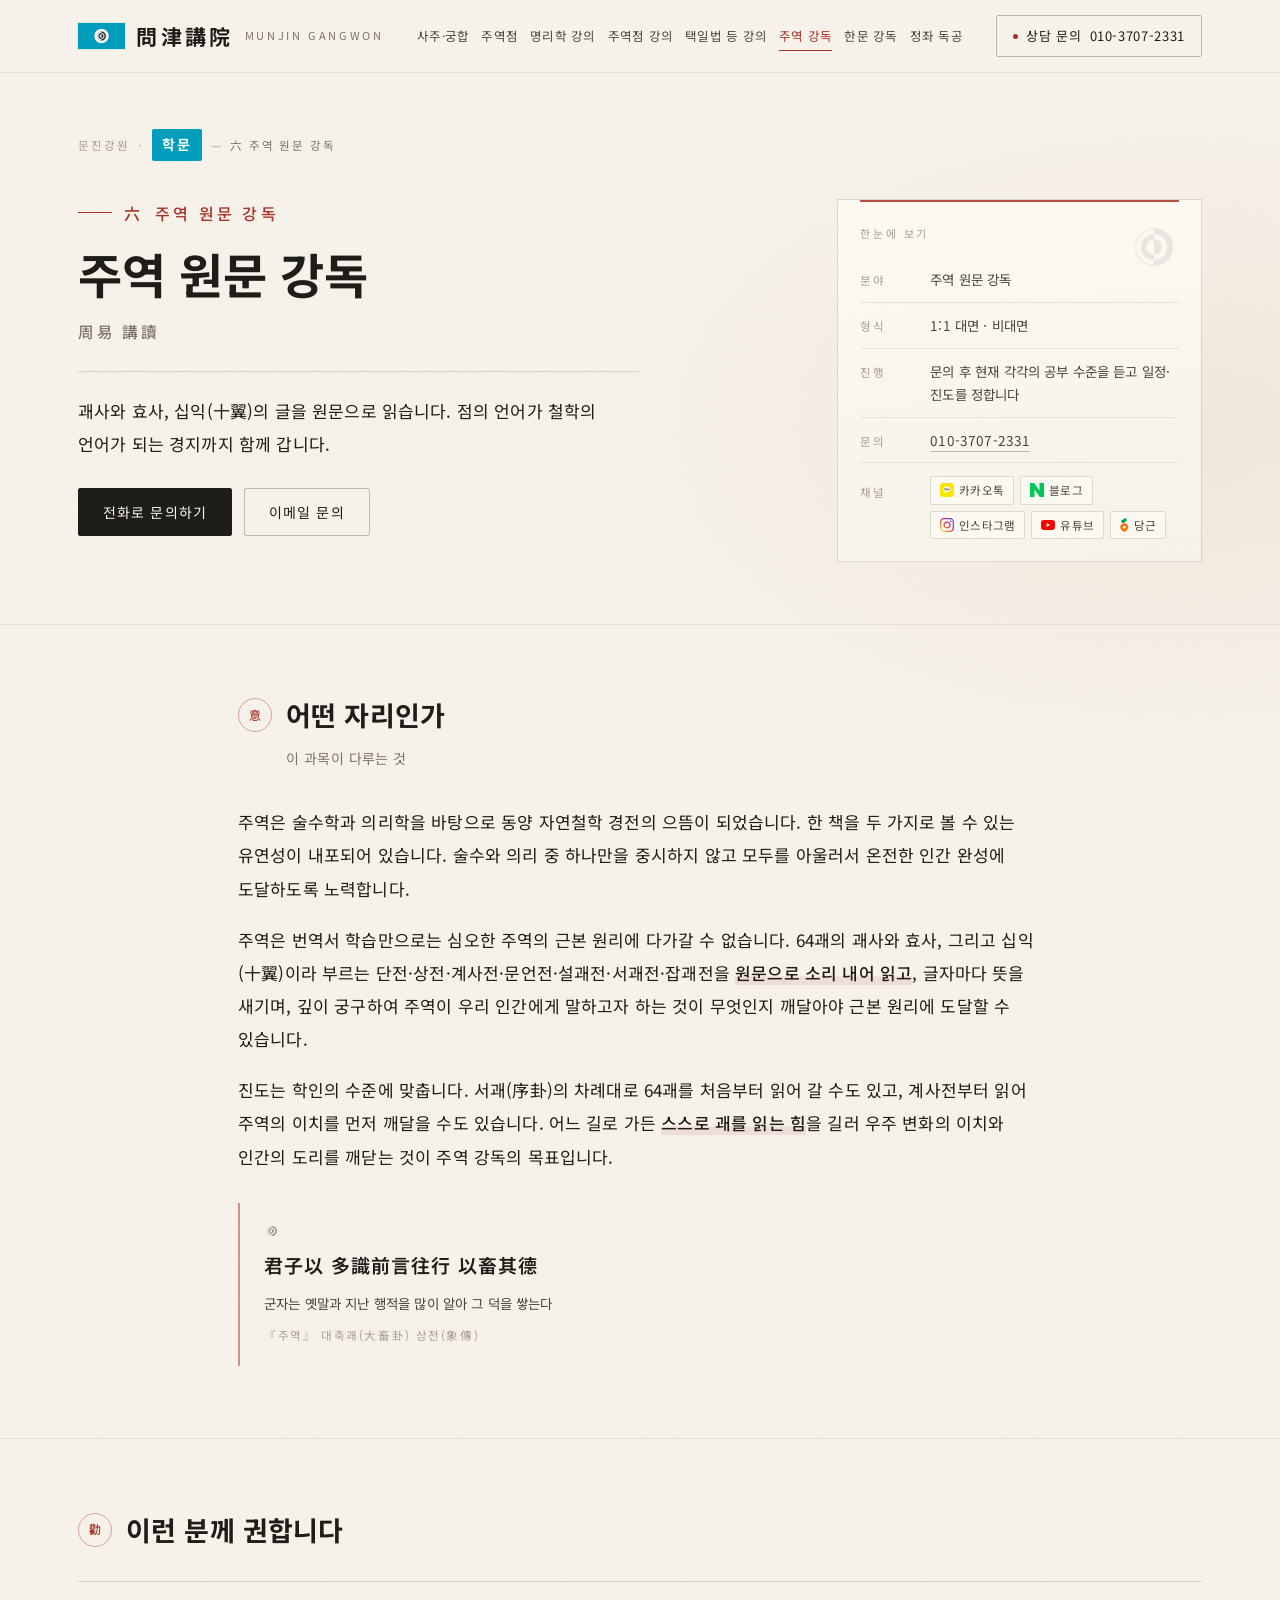
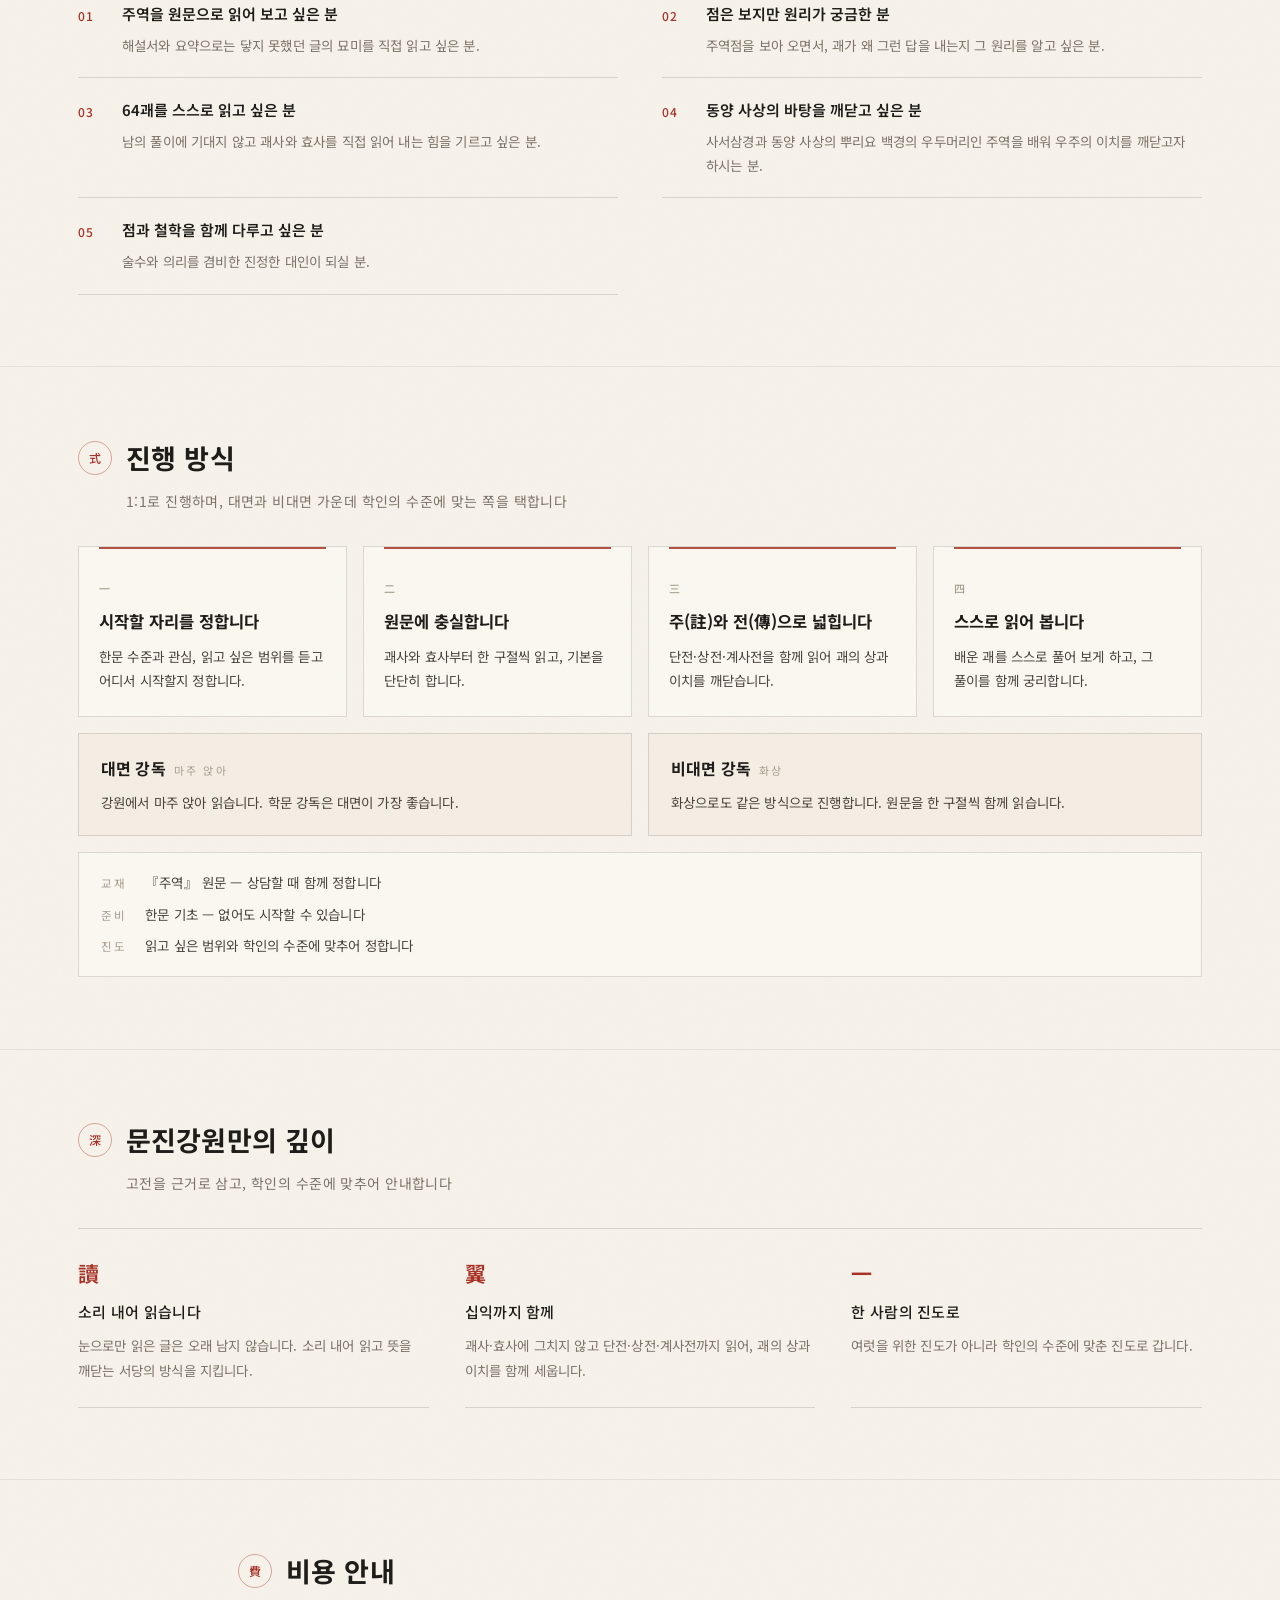
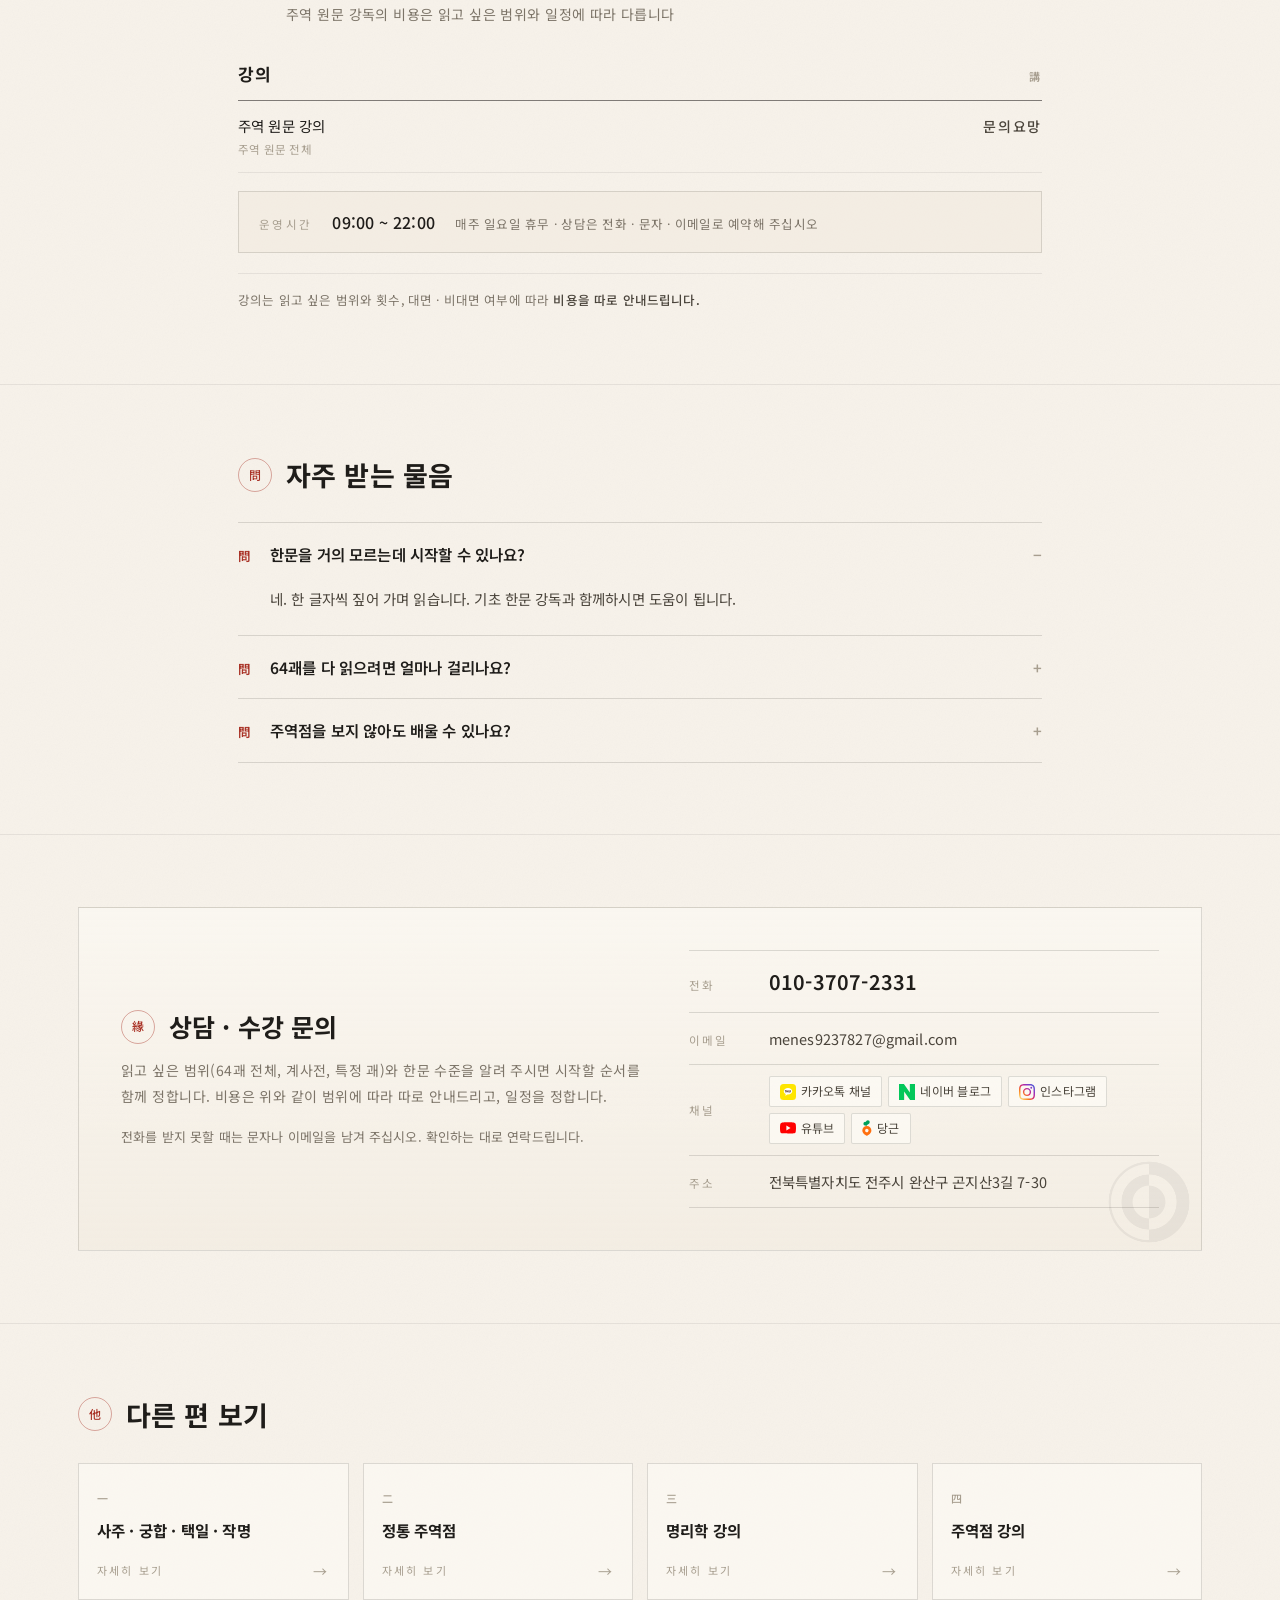
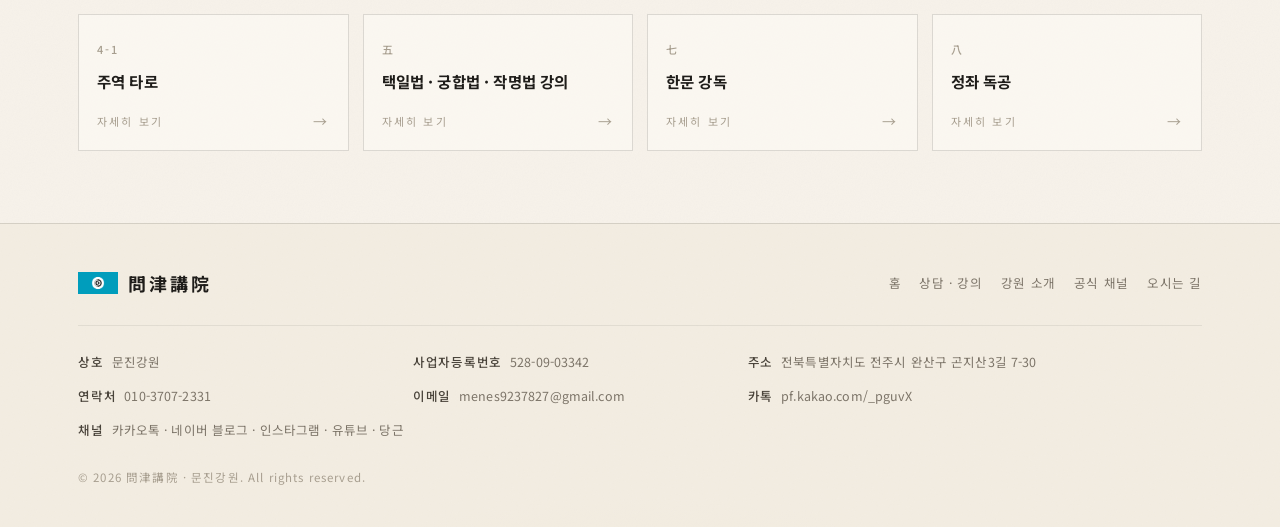
<file: juyeok-classics.html>
<!DOCTYPE html>
<html lang="ko">
<head>
<meta charset="utf-8">
<meta name="viewport" content="width=device-width, initial-scale=1">
<title>주역 원문 강독 · 問津講院 문진강원</title>
<meta name="description" content="전주 문진강원의 주역 원문 강독. 64괘의 괘사·효사와 십익(단전·상전·계사전)을 원문으로 읽고, 점과 철학을 하나로 잇는 1:1 강독.">
<meta name="theme-color" content="#F7F2EA">
<link rel="icon" type="image/png" href="assets/favicon.png">
<link rel="apple-touch-icon" href="assets/apple-touch-icon.png">

<meta property="og:type" content="article">
<meta property="og:title" content="주역 원문 강독 · 問津講院 문진강원">
<meta property="og:description" content="전주 문진강원의 주역 원문 강독. 64괘의 괘사·효사와 십익(단전·상전·계사전)을 원문으로 읽고, 점과 철학을 하나로 잇는 1:1 강독.">
<meta property="og:image" content="assets/hanok-yard.jpg">
<link rel="preconnect" href="https://fonts.googleapis.com">
<link rel="preconnect" href="https://fonts.gstatic.com" crossorigin>
<link href="https://fonts.googleapis.com/css2?family=Noto+Sans+KR:wght@300;400;500;600;700;800&display=swap" rel="stylesheet">
<link rel="stylesheet" href="assets/detail.css">
</head>
<body>
<a class="skip" href="#main">본문 바로가기</a>

<header class="site-header">
  <div class="wrap">
    <a class="brand" href="index.html" aria-label="문진강원 홈으로">
      <img class="flag brand-flag" src="assets/flag-sm.png" alt="" width="47" height="26">
      <span class="hanja">問津講院</span>
      <span class="romaji">Munjin Gangwon</span>
    </a>
    <nav class="partnav" aria-label="술수 · 학문 · 영성 여덟 편">
      <a href="saju.html">사주·궁합</a>
      <a href="juyeok.html">주역점</a>
      <a href="myeongri.html">명리학 강의</a>
      <a href="juyeok-class.html">주역점 강의</a>
      <a href="taegil-class.html">택일법 등 강의</a>
      <a href="juyeok-classics.html" aria-current="page">주역 강독</a>
      <a href="hanmun.html">한문 강독</a>
      <a href="meditation.html">정좌 독공</a>
    </nav>
    <a class="header-tel" href="tel:01037072331">
      <span class="dot" aria-hidden="true"></span><span class="label">상담 문의</span> 010-3707-2331
    </a>
  </div>
</header>

<main id="main">

  <section class="phero">
    <div class="wrap">
      <nav class="crumb" aria-label="위치">
        <a href="index.html">문진강원</a>
        <span aria-hidden="true">·</span>
        <a class="here" href="index.html#services">학문</a>
        <span class="dash" aria-hidden="true">—</span>
        <span class="now">六 주역 원문 강독</span>
      </nav>

      <div class="phero-grid">
        <div>
          <p class="num">六<span>주역 원문 강독</span></p>
          <h1>주역 원문 강독</h1>
          <p class="hanja-sub">周易 講讀</p>
          <p class="ph-lead">괘사와 효사, 십익(十翼)의 글을 원문으로 읽습니다. 점의 언어가 철학의 언어가 되는 경지까지 함께 갑니다.</p>
          <div class="ph-actions">
            <a class="btn btn-solid" href="tel:01037072331">전화로 문의하기</a>
            <a class="btn btn-ghost" href="mailto:menes9237827@gmail.com">이메일 문의</a>
          </div>
        </div>

        <aside class="ph-card" aria-label="한눈에 보기">
          <span class="sym-wm card-wm" aria-hidden="true"></span>
          <p class="cap">한눈에 보기</p>
          <dl>
            <div><dt>분야</dt><dd>주역 원문 강독</dd></div>
            <div><dt>형식</dt><dd>1:1 대면 · 비대면</dd></div>
            <div><dt>진행</dt><dd>문의 후 현재 각각의 공부 수준을 듣고 일정·진도를 정합니다</dd></div>
            <div><dt>문의</dt><dd><a href="tel:01037072331">010-3707-2331</a></dd></div>
            <div><dt>채널</dt><dd class="ch-cell"><div class="chips">
              <a href="https://pf.kakao.com/_pguvX" target="_blank" rel="noopener"><span class="ic" aria-hidden="true"><svg width="14" height="14" viewBox="0 0 32 32" xmlns="http://www.w3.org/2000/svg"><rect width="32" height="32" rx="7" fill="#FEE500"/><g transform="translate(5.6 4.9) scale(0.867)"><path fill="#FFFFFF" d="M12 18.75c-.591 0-1.1697-.0413-1.7317-.1209-.5626.3965-3.813 2.6797-4.1198 2.7225 0 0-.1258.0489-.2328-.0141s-.0876-.2282-.0876-.2282c.0322-.2198.8426-3.0183.992-3.5333-2.7452-1.36-4.5701-3.7686-4.5701-6.5135C2.25 6.8168 6.6152 3.375 12 3.375s9.75 3.4418 9.75 7.6875c0 4.2457-4.3652 7.6875-9.75 7.6875z"/><path fill="#3C1E1E" d="M8.0496 9.8672h-.8777v3.3417c0 .2963-.2523.5372-.5625.5372s-.5625-.2409-.5625-.5372V9.8672h-.8777c-.3044 0-.552-.2471-.552-.5508s.2477-.5508.552-.5508h2.8804c.3044 0 .552.2471.552.5508s-.2477.5508-.552.5508zm10.9879 2.9566a.558.558 0 0 1 .108.4167.5588.5588 0 0 1-.2183.371.5572.5572 0 0 1-.3383.1135.558.558 0 0 1-.4493-.2236l-1.3192-1.7479-.1952.1952v1.2273a.5635.5635 0 0 1-.5627.5628.563.563 0 0 1-.5625-.5625V9.3281c0-.3102.2523-.5625.5625-.5625s.5625.2523.5625.5625v1.209l1.5694-1.5694c.0807-.0807.1916-.1252.312-.1252.1404 0 .2814.0606.3871.1661.0985.0984.1573.2251.1654.3566.0082.1327-.036.2542-.1241.3425l-1.2818 1.2817 1.3845 1.8344zm-8.3502-3.5023c-.095-.2699-.3829-.5475-.7503-.5557-.3663.0083-.6542.2858-.749.5551l-1.3455 3.5415c-.1708.5305-.0217.7272.1333.7988a.8568.8568 0 0 0 .3576.0776c.2346 0 .4139-.0952.4678-.2481l.2787-.7297 1.7152.0001.2785.7292c.0541.1532.2335.2484.4681.2484a.8601.8601 0 0 0 .3576-.0775c.1551-.0713.3041-.2681.1329-.7999l-1.3449-3.5398zm-1.3116 2.4433l.5618-1.5961.5618 1.5961H9.3757zm5.9056 1.3836c0 .2843-.2418.5156-.5391.5156h-1.8047c-.2973 0-.5391-.2314-.5391-.5156V9.3281c0-.3102.2576-.5625.5742-.5625s.5742.2523.5742.5625v3.3047h1.1953c.2974 0 .5392.2314.5392.5156z"/></g></svg></span><span>카카오톡</span></a>
              <a href="https://blog.naver.com/menes01" target="_blank" rel="noopener"><span class="ic" aria-hidden="true"><svg width="14" height="14" viewBox="0 0 24 24" xmlns="http://www.w3.org/2000/svg"><path fill="#03C75A" d="M16.273 12.845 7.376 0H0v24h7.726V11.156L16.624 24H24V0h-7.727v12.845Z"/></svg></span><span>블로그</span></a>
              <a href="https://www.instagram.com/futura.saju/" target="_blank" rel="noopener"><span class="ic" aria-hidden="true"><svg width="14" height="14" viewBox="0 0 24 24" xmlns="http://www.w3.org/2000/svg"><defs><linearGradient id="igCard2" x1="2" y1="22" x2="22" y2="2" gradientUnits="userSpaceOnUse"><stop offset="0" stop-color="#FEDA75"/><stop offset=".28" stop-color="#FA7E1E"/><stop offset=".52" stop-color="#D62976"/><stop offset=".74" stop-color="#962FBF"/><stop offset="1" stop-color="#4F5BD5"/></linearGradient></defs><path fill="url(#igCard2)" d="M7.0301.084c-1.2768.0602-2.1487.264-2.911.5634-.7888.3075-1.4575.72-2.1228 1.3877-.6652.6677-1.075 1.3368-1.3802 2.127-.2954.7638-.4956 1.6365-.552 2.914-.0564 1.2775-.0689 1.6882-.0626 4.947.0062 3.2586.0206 3.6671.0825 4.9473.061 1.2765.264 2.1482.5635 2.9107.308.7889.72 1.4573 1.388 2.1228.6679.6655 1.3365 1.0743 2.1285 1.38.7632.295 1.6361.4961 2.9134.552 1.2773.056 1.6884.069 4.9462.0627 3.2578-.0062 3.668-.0207 4.9478-.0814 1.28-.0607 2.147-.2652 2.9098-.5633.7889-.3086 1.4578-.72 2.1228-1.3881.665-.6682 1.0745-1.3378 1.3795-2.1284.2957-.7632.4966-1.636.552-2.9124.056-1.2809.0692-1.6898.063-4.948-.0063-3.2583-.021-3.6668-.0817-4.9465-.0607-1.2797-.264-2.1487-.5633-2.9117-.3084-.7889-.72-1.4568-1.3876-2.1228C21.2982 1.33 20.628.9208 19.8378.6165 19.074.321 18.2017.1197 16.9244.0645 15.6471.0093 15.236-.005 11.977.0014 8.718.0076 8.31.0215 7.0301.0839m.1402 21.6932c-1.17-.0509-1.8053-.2453-2.2287-.408-.5606-.216-.96-.4771-1.3819-.895-.422-.4178-.6811-.8186-.9-1.378-.1644-.4234-.3624-1.058-.4171-2.228-.0595-1.2645-.072-1.6442-.079-4.848-.007-3.2037.0053-3.583.0607-4.848.05-1.169.2456-1.805.408-2.2282.216-.5613.4762-.96.895-1.3816.4188-.4217.8184-.6814 1.3783-.9003.423-.1651 1.0575-.3614 2.227-.4171 1.2655-.06 1.6447-.072 4.848-.079 3.2033-.007 3.5835.005 4.8495.0608 1.169.0508 1.8053.2445 2.228.408.5608.216.96.4754 1.3816.895.4217.4194.6816.8176.9005 1.3787.1653.4217.3617 1.056.4169 2.2263.0602 1.2655.0739 1.645.0796 4.848.0058 3.203-.0055 3.5834-.061 4.848-.051 1.17-.245 1.8055-.408 2.2294-.216.5604-.4763.96-.8954 1.3814-.419.4215-.8181.6811-1.3783.9-.4224.1649-1.0577.3617-2.2262.4174-1.2656.0595-1.6448.072-4.8493.079-3.2045.007-3.5825-.006-4.848-.0608M16.953 5.5864A1.44 1.44 0 1 0 18.39 4.144a1.44 1.44 0 0 0-1.437 1.4424M5.8385 12.012c.0067 3.4032 2.7706 6.1557 6.173 6.1493 3.4026-.0065 6.157-2.7701 6.1506-6.1733-.0065-3.4032-2.771-6.1565-6.174-6.1498-3.403.0067-6.156 2.771-6.1496 6.1738M8 12.0077a4 4 0 1 1 4.008 3.9921A3.9996 3.9996 0 0 1 8 12.0077"/></svg></span><span>인스타그램</span></a>
              <a href="https://www.youtube.com/@미래사주" target="_blank" rel="noopener"><span class="ic" aria-hidden="true"><svg width="14" height="14" viewBox="0 0 24 24" xmlns="http://www.w3.org/2000/svg"><path fill="#FF0000" d="M23.498 6.186a3.016 3.016 0 0 0-2.122-2.136C19.505 3.545 12 3.545 12 3.545s-7.505 0-9.377.505A3.017 3.017 0 0 0 .502 6.186C0 8.07 0 12 0 12s0 3.93.502 5.814a3.016 3.016 0 0 0 2.122 2.136c1.871.505 9.376.505 9.376.505s7.505 0 9.377-.505a3.015 3.015 0 0 0 2.122-2.136C24 15.93 24 12 24 12s0-3.93-.502-5.814zM9.545 15.568V8.432L15.818 12l-6.273 3.568z"/></svg></span><span>유튜브</span></a>
              <a href="https://www.daangn.com/kr/local-profile/%EB%AC%B8%EC%A7%84%EA%B0%95%EC%9B%90-46cbgq1tn4zh/" target="_blank" rel="noopener"><span class="ic" aria-hidden="true"><svg width="8.5" height="14" viewBox="10.4 3.8 19.7 32.4" xmlns="http://www.w3.org/2000/svg"><path fill="#FF6F0F" d="M20.269 15.922c-5.093 0-9.221 4.002-9.221 9.046 0 6.973 9.246 10.674 9.22 10.664-.025.01 9.222-3.69 9.222-10.664 0-5.044-4.129-9.046-9.221-9.046Zm0 12.707c-.69 0-1.365-.203-1.94-.583a3.468 3.468 0 0 1-1.285-1.551 3.426 3.426 0 0 1 .757-3.767 3.52 3.52 0 0 1 3.804-.75 3.482 3.482 0 0 1 1.567 1.274 3.432 3.432 0 0 1-.434 4.365 3.52 3.52 0 0 1-2.469 1.012Z"/><path fill="#00A05B" d="M22.345 4.399c-2.152 0-3.65 1.489-3.886 3.242-2.87-.785-5.118 1.368-5.118 3.751 0 1.818 1.258 3.286 2.943 3.763 1.357.384 3.799.098 3.799.098-.012-.587.534-1.232 1.376-1.82 2.396-1.669 4.271-2.455 4.56-4.732.304-2.376-1.482-4.302-3.674-4.302Z"/></svg></span><span>당근</span></a>
              </div></dd></div>
          </dl>
        </aside>
      </div>
    </div>
  </section>

  <section class="sec">
    <div class="wrap narrow">
      <h2 class="h2"><span class="hanja" aria-hidden="true">意</span>어떤 자리인가</h2>
      <p class="h2lead">이 과목이 다루는 것</p>
      <div class="prose">
          <p>주역은 술수학과 의리학을 바탕으로 동양 자연철학 경전의 으뜸이 되었습니다. 한 책을 두 가지로 볼 수 있는 유연성이 내포되어 있습니다. 술수와 의리 중 하나만을 중시하지 않고 모두를 아울러서 온전한 인간 완성에 도달하도록 노력합니다.</p>
          <p>주역은 번역서 학습만으로는 심오한 주역의 근본 원리에 다가갈 수 없습니다. 64괘의 괘사와 효사, 그리고 십익(十翼)이라 부르는 단전·상전·계사전·문언전·설괘전·서괘전·잡괘전을 <strong>원문으로 소리 내어 읽고</strong>, 글자마다 뜻을 새기며, 깊이 궁구하여 주역이 우리 인간에게 말하고자 하는 것이 무엇인지 깨달아야 근본 원리에 도달할 수 있습니다.</p>
          <p>진도는 학인의 수준에 맞춥니다. 서괘(序卦)의 차례대로 64괘를 처음부터 읽어 갈 수도 있고, 계사전부터 읽어 주역의 이치를 먼저 깨달을 수도 있습니다. 어느 길로 가든 <strong>스스로 괘를 읽는 힘</strong>을 길러 우주 변화의 이치와 인간의 도리를 깨닫는 것이 주역 강독의 목표입니다.</p>
          <blockquote class="quote">
            <img class="quote-sym" src="assets/symbol-ink.png" alt="" width="16" height="16">
            <p class="cn">君子以 多識前言往行 以畜其德</p>
            <p class="kr">군자는 옛말과 지난 행적을 많이 알아 그 덕을 쌓는다</p>
            <p class="src">『주역』 대축괘(大畜卦) 상전(象傳)</p>
          </blockquote>
      </div>
    </div>
  </section>

  <section class="sec">
    <div class="wrap">
      <h2 class="h2"><span class="hanja" aria-hidden="true">勸</span>이런 분께 권합니다</h2>
      <ul class="who">
            <li>
              <span class="n" aria-hidden="true">01</span>
              <div><h3>주역을 원문으로 읽어 보고 싶은 분</h3><p>해설서와 요약으로는 닿지 못했던 글의 묘미를 직접 읽고 싶은 분.</p></div>
            </li>
            <li>
              <span class="n" aria-hidden="true">02</span>
              <div><h3>점은 보지만 원리가 궁금한 분</h3><p>주역점을 보아 오면서, 괘가 왜 그런 답을 내는지 그 원리를 알고 싶은 분.</p></div>
            </li>
            <li>
              <span class="n" aria-hidden="true">03</span>
              <div><h3>64괘를 스스로 읽고 싶은 분</h3><p>남의 풀이에 기대지 않고 괘사와 효사를 직접 읽어 내는 힘을 기르고 싶은 분.</p></div>
            </li>
            <li>
              <span class="n" aria-hidden="true">04</span>
              <div><h3>동양 사상의 바탕을 깨닫고 싶은 분</h3><p>사서삼경과 동양 사상의 뿌리요 백경의 우두머리인 주역을 배워 우주의 이치를 깨닫고자 하시는 분.</p></div>
            </li>
            <li>
              <span class="n" aria-hidden="true">05</span>
              <div><h3>점과 철학을 함께 다루고 싶은 분</h3><p>술수와 의리를 겸비한 진정한 대인이 되실 분.</p></div>
            </li>
      </ul>
    </div>
  </section>

  <section class="sec">
    <div class="wrap">
      <h2 class="h2"><span class="hanja" aria-hidden="true">式</span>진행 방식</h2>
      <p class="h2lead">1:1로 진행하며, 대면과 비대면 가운데 학인의 수준에 맞는 쪽을 택합니다</p>
      <ol class="steps">
          <li class="step">
            <p class="k">一</p>
            <h3>시작할 자리를 정합니다</h3>
            <p>한문 수준과 관심, 읽고 싶은 범위를 듣고 어디서 시작할지 정합니다.</p>
          </li>
          <li class="step">
            <p class="k">二</p>
            <h3>원문에 충실합니다</h3>
            <p>괘사와 효사부터 한 구절씩 읽고, 기본을 단단히 합니다.</p>
          </li>
          <li class="step">
            <p class="k">三</p>
            <h3>주(註)와 전(傳)으로 넓힙니다</h3>
            <p>단전·상전·계사전을 함께 읽어 괘의 상과 이치를 깨닫습니다.</p>
          </li>
          <li class="step">
            <p class="k">四</p>
            <h3>스스로 읽어 봅니다</h3>
            <p>배운 괘를 스스로 풀어 보게 하고, 그 풀이를 함께 궁리합니다.</p>
          </li>
      </ol>
      <div class="two-track">
          <div class="track">
            <h3>대면 강독<span>마주 앉아</span></h3>
            <p>강원에서 마주 앉아 읽습니다. 학문 강독은 대면이 가장 좋습니다.</p>
          </div>
          <div class="track">
            <h3>비대면 강독<span>화상</span></h3>
            <p>화상으로도 같은 방식으로 진행합니다. 원문을 한 구절씩 함께 읽습니다.</p>
          </div>
      </div>
      <div class="prepare">
          <span class="lb">교재</span><span>『주역』 원문 — 상담할 때 함께 정합니다</span>
          <span class="lb">준비</span><span>한문 기초 — 없어도 시작할 수 있습니다</span>
          <span class="lb">진도</span><span>읽고 싶은 범위와 학인의 수준에 맞추어 정합니다</span>
      </div>
    </div>
  </section>

  <section class="sec">
    <div class="wrap">
      <h2 class="h2"><span class="hanja" aria-hidden="true">深</span>문진강원만의 깊이</h2>
      <p class="h2lead">고전을 근거로 삼고, 학인의 수준에 맞추어 안내합니다</p>
      <ul class="depths">
          <li>
            <p class="k" aria-hidden="true">讀</p>
            <h3>소리 내어 읽습니다</h3>
            <p>눈으로만 읽은 글은 오래 남지 않습니다. 소리 내어 읽고 뜻을 깨닫는 서당의 방식을 지킵니다.</p>
          </li>
          <li>
            <p class="k" aria-hidden="true">翼</p>
            <h3>십익까지 함께</h3>
            <p>괘사·효사에 그치지 않고 단전·상전·계사전까지 읽어, 괘의 상과 이치를 함께 세웁니다.</p>
          </li>
          <li>
            <p class="k" aria-hidden="true">一</p>
            <h3>한 사람의 진도로</h3>
            <p>여럿을 위한 진도가 아니라 학인의 수준에 맞춘 진도로 갑니다.</p>
          </li>
      </ul>
    </div>
  </section>

  <section class="sec">
    <div class="wrap narrow">
      <h2 class="h2"><span class="hanja" aria-hidden="true">費</span>비용 안내</h2>
      <p class="h2lead">주역 원문 강독의 비용은 읽고 싶은 범위와 일정에 따라 다릅니다</p>

      <div class="fee-block">
        <div class="fee-head"><h3>강의</h3><span class="han">講</span></div>
        <ul class="fee-list">
          <li><span class="nm">주역 원문 강의<em>주역 원문 전체</em></span><span class="pr q">문의요망</span></li>
        </ul>
      </div>

      <div class="hours">
        <span class="lb">운영시간</span>
        <span class="v">09:00 ~ 22:00</span>
        <span class="sub">매주 일요일 휴무 · 상담은 전화 · 문자 · 이메일로 예약해 주십시오</span>
      </div>

      <p class="fee-foot">강의는 읽고 싶은 범위와 횟수, 대면 · 비대면 여부에 따라 <b>비용을 따로 안내드립니다.</b></p>
    </div>
  </section>

  <section class="sec">
    <div class="wrap narrow">
      <h2 class="h2"><span class="hanja" aria-hidden="true">問</span>자주 받는 물음</h2>
      <div class="faq">
          <details open>
            <summary><span class="q" aria-hidden="true">問</span><span>한문을 거의 모르는데 시작할 수 있나요?</span></summary>
            <div class="a">네. 한 글자씩 짚어 가며 읽습니다. 기초 한문 강독과 함께하시면 도움이 됩니다.</div>
          </details>
          <details>
            <summary><span class="q" aria-hidden="true">問</span><span>64괘를 다 읽으려면 얼마나 걸리나요?</span></summary>
            <div class="a">사람마다 다릅니다. 진도와 기간은 학인의 수준에 맞추어 정하고, 정해진 기한을 두지 않습니다.</div>
          </details>
          <details>
            <summary><span class="q" aria-hidden="true">問</span><span>주역점을 보지 않아도 배울 수 있나요?</span></summary>
            <div class="a">네. 점을 보지 않으셔도 읽을 수 있습니다. 오히려 원문을 먼저 읽어 두면 나중에 점의 답이 깊어집니다.</div>
          </details>
      </div>
    </div>
  </section>

  <section class="sec">
    <div class="wrap">
      <div class="cta-band">
        <span class="sym-wm cta-wm" aria-hidden="true"></span>
        <div>
          <h2 class="h2"><span class="hanja" aria-hidden="true">緣</span>상담 · 수강 문의</h2>
          <p class="h2lead">읽고 싶은 범위(64괘 전체, 계사전, 특정 괘)와 한문 수준을 알려 주시면 시작할 순서를 함께 정합니다. 비용은 위와 같이 범위에 따라 따로 안내드리고, 일정을 정합니다.</p>
          <p class="cta-note">전화를 받지 못할 때는 문자나 이메일을 남겨 주십시오. 확인하는 대로 연락드립니다.</p>
        </div>
        <ul class="cta-list">
          <li><span class="lb">전화</span><a class="big" href="tel:01037072331">010-3707-2331</a></li>
          <li><span class="lb">이메일</span><a href="mailto:menes9237827@gmail.com">menes9237827@gmail.com</a></li>
          <li class="ch-row"><span class="lb">채널</span><div class="chips">
              <a href="https://pf.kakao.com/_pguvX" target="_blank" rel="noopener"><span class="ic" aria-hidden="true"><svg width="16" height="16" viewBox="0 0 32 32" xmlns="http://www.w3.org/2000/svg"><rect width="32" height="32" rx="7" fill="#FEE500"/><g transform="translate(5.6 4.9) scale(0.867)"><path fill="#FFFFFF" d="M12 18.75c-.591 0-1.1697-.0413-1.7317-.1209-.5626.3965-3.813 2.6797-4.1198 2.7225 0 0-.1258.0489-.2328-.0141s-.0876-.2282-.0876-.2282c.0322-.2198.8426-3.0183.992-3.5333-2.7452-1.36-4.5701-3.7686-4.5701-6.5135C2.25 6.8168 6.6152 3.375 12 3.375s9.75 3.4418 9.75 7.6875c0 4.2457-4.3652 7.6875-9.75 7.6875z"/><path fill="#3C1E1E" d="M8.0496 9.8672h-.8777v3.3417c0 .2963-.2523.5372-.5625.5372s-.5625-.2409-.5625-.5372V9.8672h-.8777c-.3044 0-.552-.2471-.552-.5508s.2477-.5508.552-.5508h2.8804c.3044 0 .552.2471.552.5508s-.2477.5508-.552.5508zm10.9879 2.9566a.558.558 0 0 1 .108.4167.5588.5588 0 0 1-.2183.371.5572.5572 0 0 1-.3383.1135.558.558 0 0 1-.4493-.2236l-1.3192-1.7479-.1952.1952v1.2273a.5635.5635 0 0 1-.5627.5628.563.563 0 0 1-.5625-.5625V9.3281c0-.3102.2523-.5625.5625-.5625s.5625.2523.5625.5625v1.209l1.5694-1.5694c.0807-.0807.1916-.1252.312-.1252.1404 0 .2814.0606.3871.1661.0985.0984.1573.2251.1654.3566.0082.1327-.036.2542-.1241.3425l-1.2818 1.2817 1.3845 1.8344zm-8.3502-3.5023c-.095-.2699-.3829-.5475-.7503-.5557-.3663.0083-.6542.2858-.749.5551l-1.3455 3.5415c-.1708.5305-.0217.7272.1333.7988a.8568.8568 0 0 0 .3576.0776c.2346 0 .4139-.0952.4678-.2481l.2787-.7297 1.7152.0001.2785.7292c.0541.1532.2335.2484.4681.2484a.8601.8601 0 0 0 .3576-.0775c.1551-.0713.3041-.2681.1329-.7999l-1.3449-3.5398zm-1.3116 2.4433l.5618-1.5961.5618 1.5961H9.3757zm5.9056 1.3836c0 .2843-.2418.5156-.5391.5156h-1.8047c-.2973 0-.5391-.2314-.5391-.5156V9.3281c0-.3102.2576-.5625.5742-.5625s.5742.2523.5742.5625v3.3047h1.1953c.2974 0 .5392.2314.5392.5156z"/></g></svg></span><span>카카오톡 채널</span></a>
              <a href="https://blog.naver.com/menes01" target="_blank" rel="noopener"><span class="ic" aria-hidden="true"><svg width="16" height="16" viewBox="0 0 24 24" xmlns="http://www.w3.org/2000/svg"><path fill="#03C75A" d="M16.273 12.845 7.376 0H0v24h7.726V11.156L16.624 24H24V0h-7.727v12.845Z"/></svg></span><span>네이버 블로그</span></a>
              <a href="https://www.instagram.com/futura.saju/" target="_blank" rel="noopener"><span class="ic" aria-hidden="true"><svg width="16" height="16" viewBox="0 0 24 24" xmlns="http://www.w3.org/2000/svg"><defs><linearGradient id="igCta2" x1="2" y1="22" x2="22" y2="2" gradientUnits="userSpaceOnUse"><stop offset="0" stop-color="#FEDA75"/><stop offset=".28" stop-color="#FA7E1E"/><stop offset=".52" stop-color="#D62976"/><stop offset=".74" stop-color="#962FBF"/><stop offset="1" stop-color="#4F5BD5"/></linearGradient></defs><path fill="url(#igCta2)" d="M7.0301.084c-1.2768.0602-2.1487.264-2.911.5634-.7888.3075-1.4575.72-2.1228 1.3877-.6652.6677-1.075 1.3368-1.3802 2.127-.2954.7638-.4956 1.6365-.552 2.914-.0564 1.2775-.0689 1.6882-.0626 4.947.0062 3.2586.0206 3.6671.0825 4.9473.061 1.2765.264 2.1482.5635 2.9107.308.7889.72 1.4573 1.388 2.1228.6679.6655 1.3365 1.0743 2.1285 1.38.7632.295 1.6361.4961 2.9134.552 1.2773.056 1.6884.069 4.9462.0627 3.2578-.0062 3.668-.0207 4.9478-.0814 1.28-.0607 2.147-.2652 2.9098-.5633.7889-.3086 1.4578-.72 2.1228-1.3881.665-.6682 1.0745-1.3378 1.3795-2.1284.2957-.7632.4966-1.636.552-2.9124.056-1.2809.0692-1.6898.063-4.948-.0063-3.2583-.021-3.6668-.0817-4.9465-.0607-1.2797-.264-2.1487-.5633-2.9117-.3084-.7889-.72-1.4568-1.3876-2.1228C21.2982 1.33 20.628.9208 19.8378.6165 19.074.321 18.2017.1197 16.9244.0645 15.6471.0093 15.236-.005 11.977.0014 8.718.0076 8.31.0215 7.0301.0839m.1402 21.6932c-1.17-.0509-1.8053-.2453-2.2287-.408-.5606-.216-.96-.4771-1.3819-.895-.422-.4178-.6811-.8186-.9-1.378-.1644-.4234-.3624-1.058-.4171-2.228-.0595-1.2645-.072-1.6442-.079-4.848-.007-3.2037.0053-3.583.0607-4.848.05-1.169.2456-1.805.408-2.2282.216-.5613.4762-.96.895-1.3816.4188-.4217.8184-.6814 1.3783-.9003.423-.1651 1.0575-.3614 2.227-.4171 1.2655-.06 1.6447-.072 4.848-.079 3.2033-.007 3.5835.005 4.8495.0608 1.169.0508 1.8053.2445 2.228.408.5608.216.96.4754 1.3816.895.4217.4194.6816.8176.9005 1.3787.1653.4217.3617 1.056.4169 2.2263.0602 1.2655.0739 1.645.0796 4.848.0058 3.203-.0055 3.5834-.061 4.848-.051 1.17-.245 1.8055-.408 2.2294-.216.5604-.4763.96-.8954 1.3814-.419.4215-.8181.6811-1.3783.9-.4224.1649-1.0577.3617-2.2262.4174-1.2656.0595-1.6448.072-4.8493.079-3.2045.007-3.5825-.006-4.848-.0608M16.953 5.5864A1.44 1.44 0 1 0 18.39 4.144a1.44 1.44 0 0 0-1.437 1.4424M5.8385 12.012c.0067 3.4032 2.7706 6.1557 6.173 6.1493 3.4026-.0065 6.157-2.7701 6.1506-6.1733-.0065-3.4032-2.771-6.1565-6.174-6.1498-3.403.0067-6.156 2.771-6.1496 6.1738M8 12.0077a4 4 0 1 1 4.008 3.9921A3.9996 3.9996 0 0 1 8 12.0077"/></svg></span><span>인스타그램</span></a>
              <a href="https://www.youtube.com/@미래사주" target="_blank" rel="noopener"><span class="ic" aria-hidden="true"><svg width="16" height="16" viewBox="0 0 24 24" xmlns="http://www.w3.org/2000/svg"><path fill="#FF0000" d="M23.498 6.186a3.016 3.016 0 0 0-2.122-2.136C19.505 3.545 12 3.545 12 3.545s-7.505 0-9.377.505A3.017 3.017 0 0 0 .502 6.186C0 8.07 0 12 0 12s0 3.93.502 5.814a3.016 3.016 0 0 0 2.122 2.136c1.871.505 9.376.505 9.376.505s7.505 0 9.377-.505a3.015 3.015 0 0 0 2.122-2.136C24 15.93 24 12 24 12s0-3.93-.502-5.814zM9.545 15.568V8.432L15.818 12l-6.273 3.568z"/></svg></span><span>유튜브</span></a>
              <a href="https://www.daangn.com/kr/local-profile/%EB%AC%B8%EC%A7%84%EA%B0%95%EC%9B%90-46cbgq1tn4zh/" target="_blank" rel="noopener"><span class="ic" aria-hidden="true"><svg width="9.7" height="16" viewBox="10.4 3.8 19.7 32.4" xmlns="http://www.w3.org/2000/svg"><path fill="#FF6F0F" d="M20.269 15.922c-5.093 0-9.221 4.002-9.221 9.046 0 6.973 9.246 10.674 9.22 10.664-.025.01 9.222-3.69 9.222-10.664 0-5.044-4.129-9.046-9.221-9.046Zm0 12.707c-.69 0-1.365-.203-1.94-.583a3.468 3.468 0 0 1-1.285-1.551 3.426 3.426 0 0 1 .757-3.767 3.52 3.52 0 0 1 3.804-.75 3.482 3.482 0 0 1 1.567 1.274 3.432 3.432 0 0 1-.434 4.365 3.52 3.52 0 0 1-2.469 1.012Z"/><path fill="#00A05B" d="M22.345 4.399c-2.152 0-3.65 1.489-3.886 3.242-2.87-.785-5.118 1.368-5.118 3.751 0 1.818 1.258 3.286 2.943 3.763 1.357.384 3.799.098 3.799.098-.012-.587.534-1.232 1.376-1.82 2.396-1.669 4.271-2.455 4.56-4.732.304-2.376-1.482-4.302-3.674-4.302Z"/></svg></span><span>당근</span></a>
              </div></li>
          <li><span class="lb">주소</span><span>전북특별자치도 전주시 완산구 곤지산3길 7-30</span></li>
        </ul>
      </div>
    </div>
  </section>

  <section class="sec">
    <div class="wrap">
      <h2 class="h2"><span class="hanja" aria-hidden="true">他</span>다른 편 보기</h2>
      <div class="pager eight">
          <a class="pg" href="saju.html">
            <span>
              <span class="pn">一</span>
              <h3>사주 · 궁합 · 택일 · 작명</h3>
            </span>
            <span class="go"><span>자세히 보기</span><span class="arrow" aria-hidden="true">→</span></span>
          </a>

          <a class="pg" href="juyeok.html">
            <span>
              <span class="pn">二</span>
              <h3>정통 주역점</h3>
            </span>
            <span class="go"><span>자세히 보기</span><span class="arrow" aria-hidden="true">→</span></span>
          </a>

          <a class="pg" href="myeongri.html">
            <span>
              <span class="pn">三</span>
              <h3>명리학 강의</h3>
            </span>
            <span class="go"><span>자세히 보기</span><span class="arrow" aria-hidden="true">→</span></span>
          </a>

          <a class="pg" href="juyeok-class.html">
            <span>
              <span class="pn">四</span>
              <h3>주역점 강의</h3>
            </span>
            <span class="go"><span>자세히 보기</span><span class="arrow" aria-hidden="true">→</span></span>
          </a>

          <a class="pg" href="juyeok-tarot.html">
            <span>
              <span class="pn">4-1</span>
              <h3>주역 타로</h3>
            </span>
            <span class="go"><span>자세히 보기</span><span class="arrow" aria-hidden="true">→</span></span>
          </a>

          <a class="pg" href="taegil-class.html">
            <span>
              <span class="pn">五</span>
              <h3>택일법 · 궁합법 · 작명법 강의</h3>
            </span>
            <span class="go"><span>자세히 보기</span><span class="arrow" aria-hidden="true">→</span></span>
          </a>

          <a class="pg" href="hanmun.html">
            <span>
              <span class="pn">七</span>
              <h3>한문 강독</h3>
            </span>
            <span class="go"><span>자세히 보기</span><span class="arrow" aria-hidden="true">→</span></span>
          </a>

          <a class="pg" href="meditation.html">
            <span>
              <span class="pn">八</span>
              <h3>정좌 독공</h3>
            </span>
            <span class="go"><span>자세히 보기</span><span class="arrow" aria-hidden="true">→</span></span>
          </a>
      </div>
    </div>
  </section>

</main>

<footer class="site-footer">
  <div class="wrap">
    <div class="footer-top">
      <span class="footer-brand"><img class="footer-flag" src="assets/flag-sm.png" alt="문진강원 강원기" width="40" height="22">問津講院</span>
      <nav class="footer-nav" aria-label="바닥글 메뉴">
        <a href="index.html">홈</a>
        <a href="index.html#services">상담 · 강의</a>
        <a href="index.html#about">강원 소개</a>
        <a href="index.html#channels">공식 채널</a>
        <a href="index.html#visit">오시는 길</a>
      </nav>
    </div>

    <div class="biz">
      <p><b>상호</b>문진강원</p>
      <p><b>사업자등록번호</b>528-09-03342</p>
      <p><b>주소</b>전북특별자치도 전주시 완산구 곤지산3길 7-30</p>
      <p><b>연락처</b><a href="tel:01037072331">010-3707-2331</a></p>
      <p><b>이메일</b><a href="mailto:menes9237827@gmail.com">menes9237827@gmail.com</a></p>
      <p><b>카톡</b><a href="https://pf.kakao.com/_pguvX" target="_blank" rel="noopener">pf.kakao.com/_pguvX</a></p>
      <p class="biz-ch"><b>채널</b><a href="https://pf.kakao.com/_pguvX" target="_blank" rel="noopener">카카오톡</a> · <a href="https://blog.naver.com/menes01" target="_blank" rel="noopener">네이버 블로그</a> · <a href="https://www.instagram.com/futura.saju/" target="_blank" rel="noopener">인스타그램</a> · <a href="https://www.youtube.com/@미래사주" target="_blank" rel="noopener">유튜브</a> · <a href="https://www.daangn.com/kr/local-profile/%EB%AC%B8%EC%A7%84%EA%B0%95%EC%9B%90-46cbgq1tn4zh/" target="_blank" rel="noopener">당근</a></p>
    </div>

    <div class="copyright">
      <span>© 2026 問津講院 · 문진강원. All rights reserved.</span>
    </div>
  </div>
</footer>

</body>
</html>
</file>
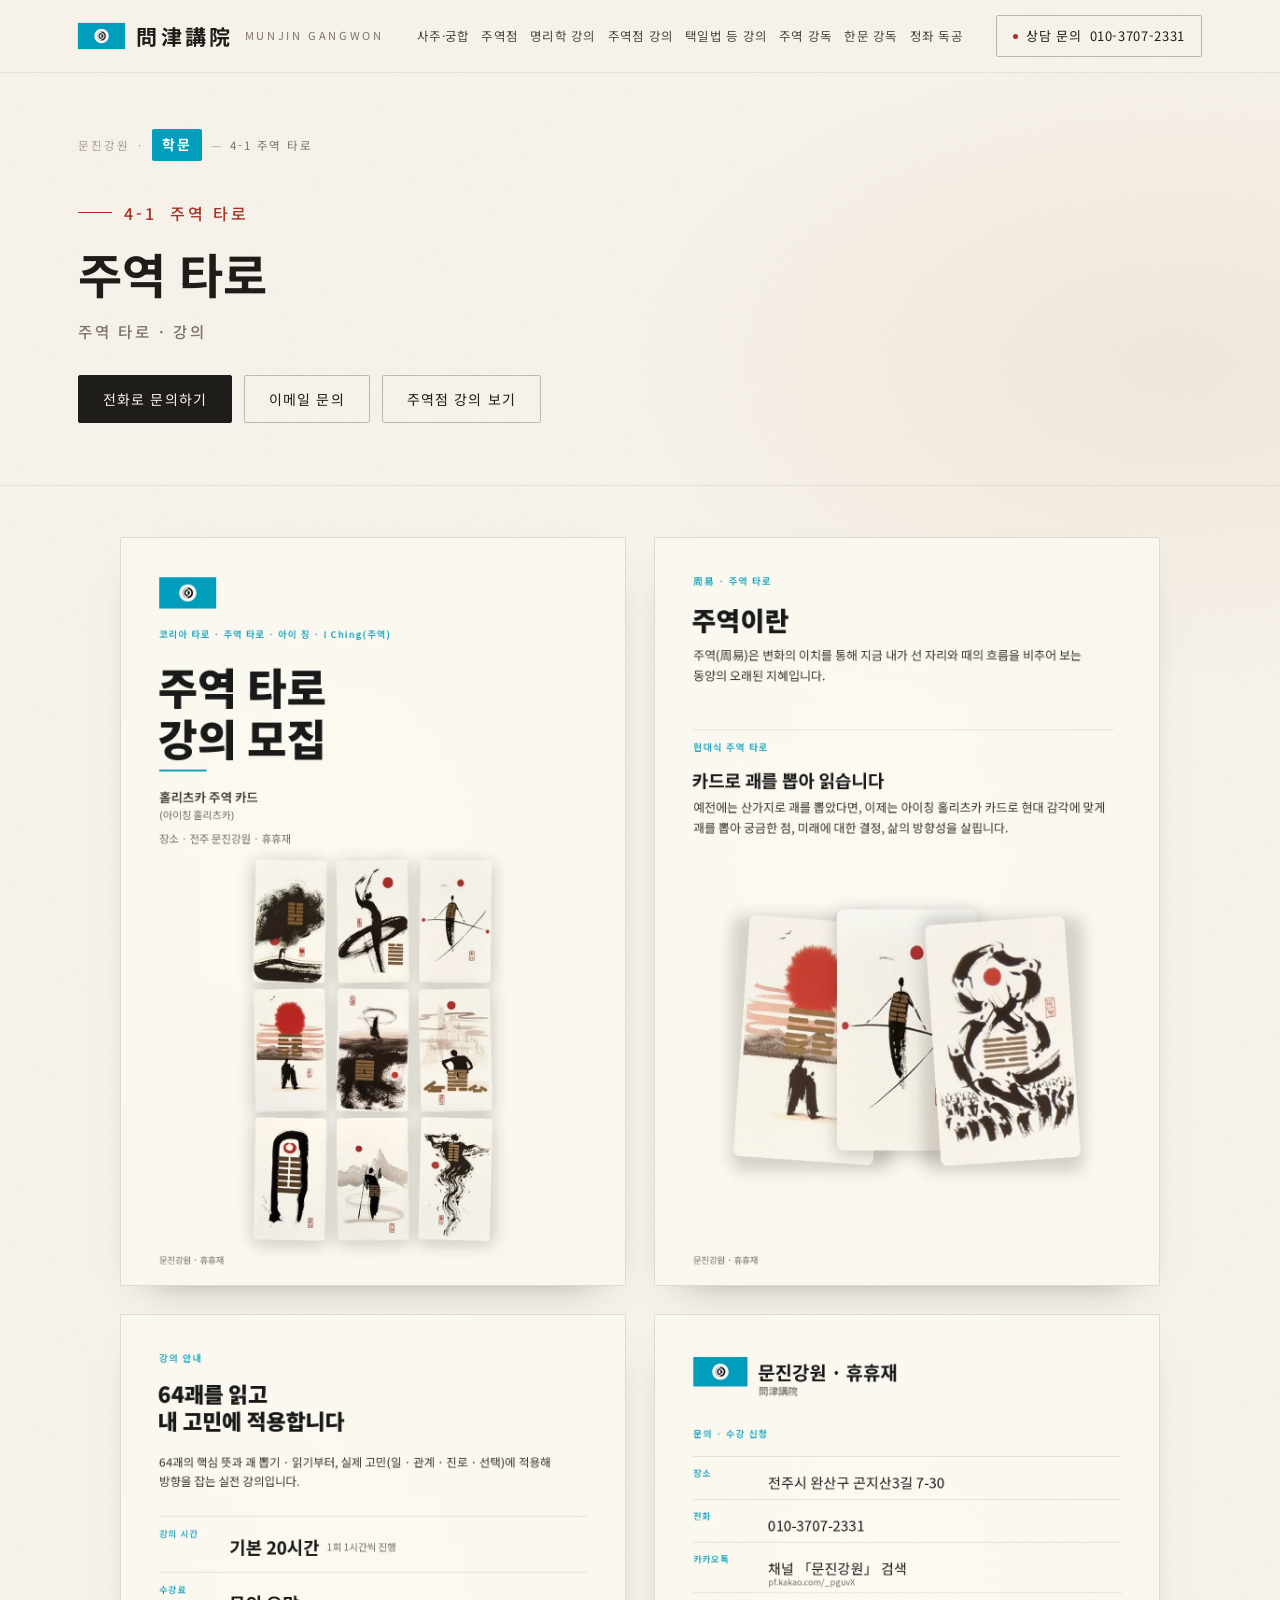
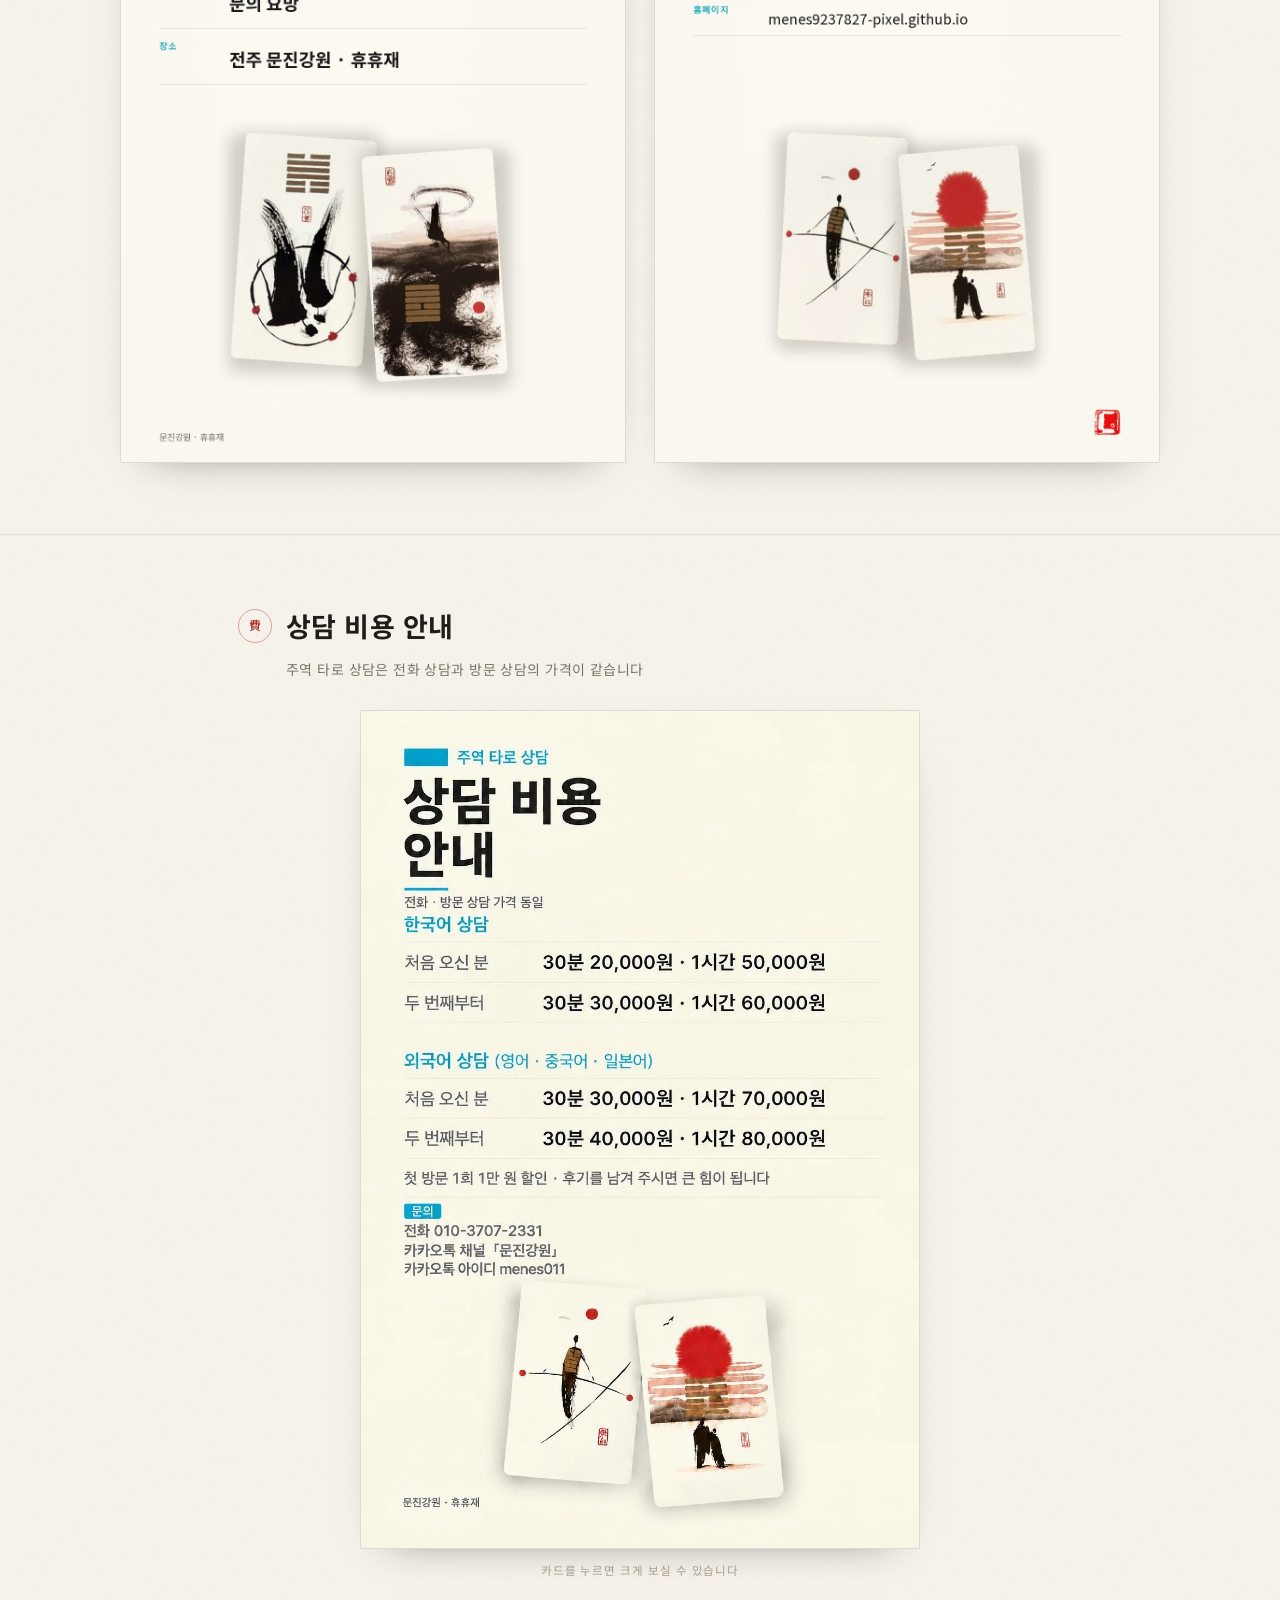
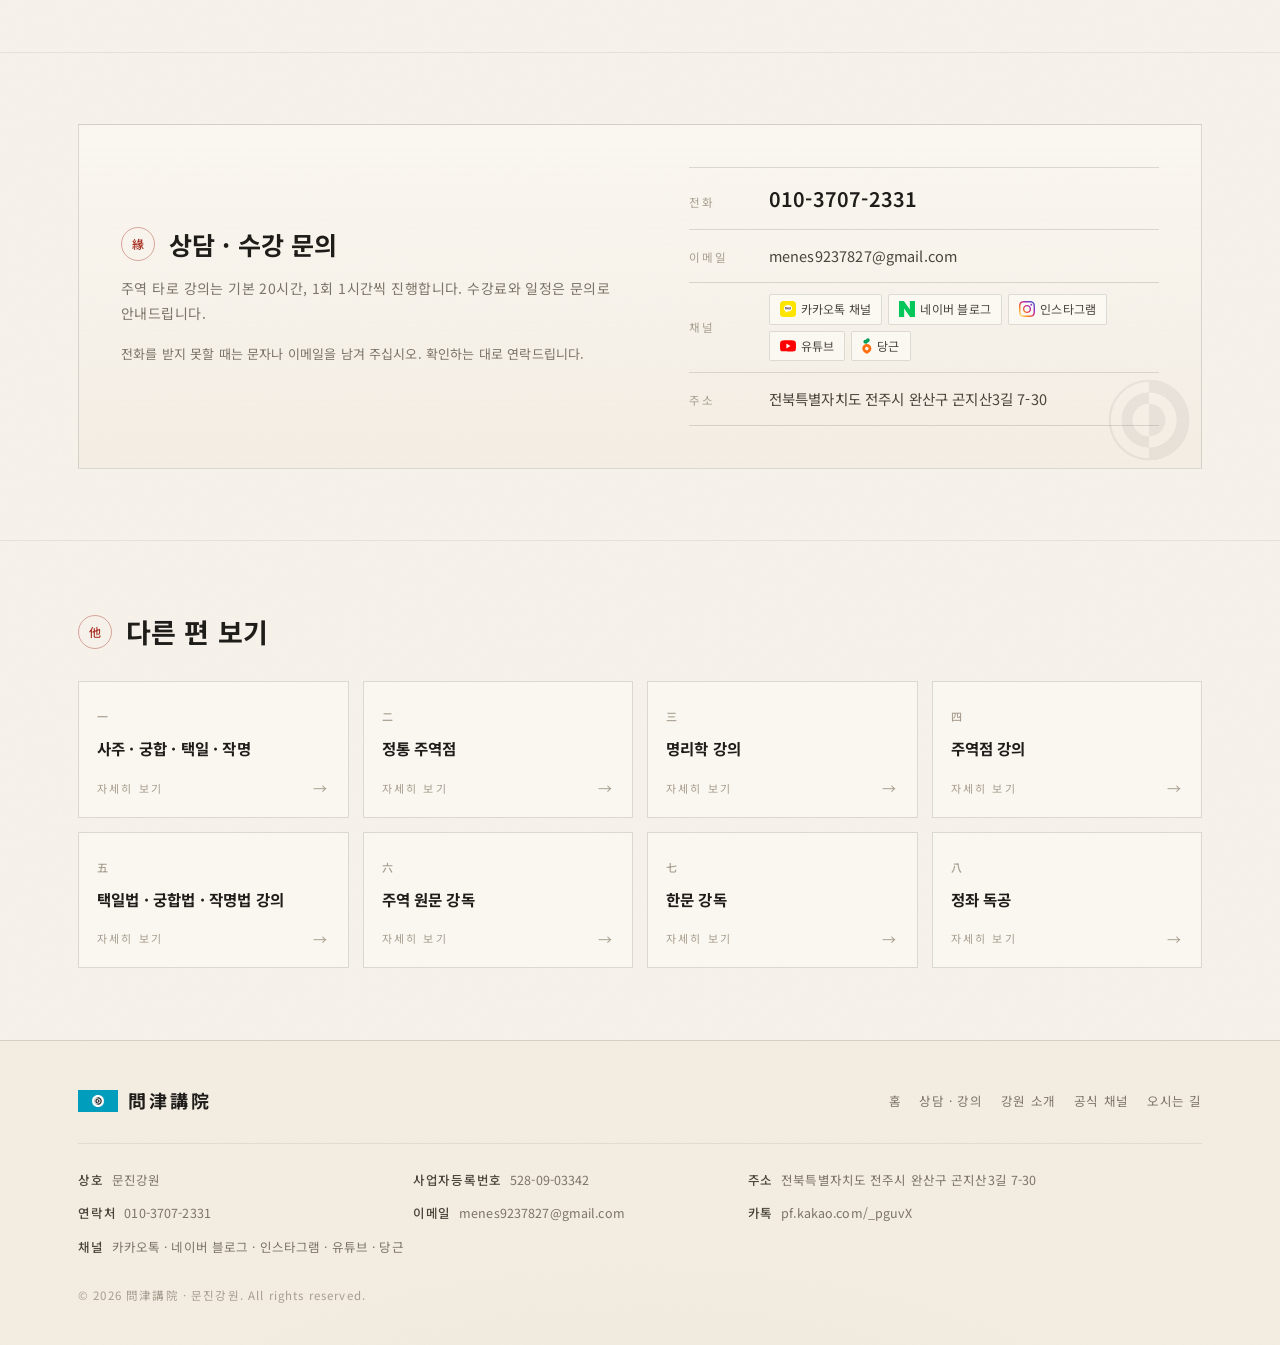
<file: juyeok-tarot.html>
<!DOCTYPE html>
<html lang="ko">
<head>
<meta charset="utf-8">
<meta name="viewport" content="width=device-width, initial-scale=1">
<title>4-1 주역 타로 · 問津講院 문진강원</title>
<meta name="description" content="전주 문진강원의 주역 타로 강의. 아이칭 홀리츠카로 64괘를 뽑아 읽고, 일 · 관계 · 진로 · 선택의 고민에 적용하는 실전 강의. 기본 20시간, 1회 1시간씩.">
<meta name="theme-color" content="#F7F2EA">
<link rel="icon" type="image/png" href="assets/favicon.png">
<link rel="apple-touch-icon" href="assets/apple-touch-icon.png">

<meta property="og:type" content="article">
<meta property="og:title" content="4-1 주역 타로 · 問津講院 문진강원">
<meta property="og:description" content="전주 문진강원의 주역 타로 강의. 아이칭 홀리츠카로 64괘를 뽑아 읽고, 일 · 관계 · 진로 · 선택의 고민에 적용하는 실전 강의. 기본 20시간, 1회 1시간씩.">
<meta property="og:image" content="assets/juyeok-tarot-1.png">
<link rel="preconnect" href="https://fonts.googleapis.com">
<link rel="preconnect" href="https://fonts.gstatic.com" crossorigin>
<link href="https://fonts.googleapis.com/css2?family=Noto+Sans+KR:wght@300;400;500;600;700;800&display=swap" rel="stylesheet">
<link rel="stylesheet" href="assets/detail.css">
<style>
  /* 4-1 주역 타로 — 카드 네 장만 크게 보이는 자리 */
  .taro-hero{grid-template-columns:1fr}
  .taro-hero .ph-actions{margin-top:30px}
  .taro-sec{padding-top:clamp(30px,4vw,52px)}
  .taro-gallery{display:grid;grid-template-columns:repeat(2,minmax(0,1fr));gap:clamp(16px,2.4vw,28px);max-width:1040px;margin:0 auto}
  .taro-fig{margin:0}
  .taro-fig button{
    display:block;width:100%;padding:0;border:1px solid var(--line);border-radius:2px;
    background:var(--paper);cursor:zoom-in;overflow:hidden;
    box-shadow:0 18px 40px -32px rgba(31,29,26,.65);
    transition:box-shadow .3s ease,transform .3s ease;
  }
  .taro-fig button:hover{box-shadow:0 22px 46px -30px rgba(31,29,26,.6);transform:translateY(-2px)}
  .taro-fig img{width:100%;height:auto;display:block}
  .taro-lb{
    position:fixed;inset:0;z-index:80;display:none;place-items:center;
    background:rgba(20,18,16,.94);padding:14px;cursor:zoom-out;
  }
  .taro-lb.open{display:grid}
  .taro-lb img{max-width:100%;max-height:calc(100vh - 28px);width:auto;height:auto;box-shadow:0 24px 70px -24px #000}
  .taro-lb .hint{
    position:absolute;left:0;right:0;bottom:12px;text-align:center;
    font-size:11.5px;letter-spacing:.14em;color:rgba(247,242,234,.72);
  }
  @media (max-width:760px){
    .taro-gallery{grid-template-columns:1fr;gap:16px}
    .taro-hero .ph-actions .btn{width:100%}
  }
</style>
</head>
<body>
<a class="skip" href="#main">본문 바로가기</a>

<header class="site-header">
  <div class="wrap">
    <a class="brand" href="index.html" aria-label="문진강원 홈으로">
      <img class="flag brand-flag" src="assets/flag-sm.png" alt="" width="47" height="26">
      <span class="hanja">問津講院</span>
      <span class="romaji">Munjin Gangwon</span>
    </a>
    <nav class="partnav" aria-label="술수 · 학문 · 영성 여덟 편">
      <a href="saju.html">사주·궁합</a>
      <a href="juyeok.html">주역점</a>
      <a href="myeongri.html">명리학 강의</a>
      <a href="juyeok-class.html">주역점 강의</a>
      <a href="taegil-class.html">택일법 등 강의</a>
      <a href="juyeok-classics.html">주역 강독</a>
      <a href="hanmun.html">한문 강독</a>
      <a href="meditation.html">정좌 독공</a>
    </nav>
    <a class="header-tel" href="tel:01037072331">
      <span class="dot" aria-hidden="true"></span><span class="label">상담 문의</span> 010-3707-2331
    </a>
  </div>
</header>

<main id="main">

  <section class="phero">
    <div class="wrap">
      <nav class="crumb" aria-label="위치">
        <a href="index.html">문진강원</a>
        <span aria-hidden="true">·</span>
        <a class="here" href="index.html#services">학문</a>
        <span class="dash" aria-hidden="true">—</span>
        <span class="now">4-1 주역 타로</span>
      </nav>

      <div class="phero-grid taro-hero">
        <div>
          <p class="num">4-1<span>주역 타로</span></p>
          <h1>주역 타로</h1>
          <p class="hanja-sub">주역 타로 · 강의</p>
          <div class="ph-actions">
            <a class="btn btn-solid" href="tel:01037072331">전화로 문의하기</a>
            <a class="btn btn-ghost" href="mailto:menes9237827@gmail.com">이메일 문의</a>
            <a class="btn btn-ghost" href="juyeok-class.html">주역점 강의 보기</a>
          </div>
        </div>
      </div>
    </div>
  </section>

  <section class="sec taro-sec">
    <div class="wrap">
      <div class="taro-gallery">
        <figure class="taro-fig">
          <button type="button" class="taro-open" aria-label="카드 1 크게 보기">
            <picture>
              <source srcset="assets/juyeok-tarot-1.webp" type="image/webp">
              <img src="assets/juyeok-tarot-1.png" alt="주역 타로 강의 모집 — 홀리츠카 주역 카드, 전주 문진강원 · 휴휴재" width="1080" height="1600" loading="eager" decoding="async">
            </picture>
          </button>
        </figure>
        <figure class="taro-fig">
          <button type="button" class="taro-open" aria-label="카드 2 크게 보기">
            <picture>
              <source srcset="assets/juyeok-tarot-2.webp" type="image/webp">
              <img src="assets/juyeok-tarot-2.png" alt="주역이란 — 변화의 이치로 지금 내가 선 자리와 때의 흐름을 비추어 보는 동양의 지혜. 카드로 괘를 뽑아 읽습니다." width="1080" height="1600" loading="lazy" decoding="async">
            </picture>
          </button>
        </figure>
        <figure class="taro-fig">
          <button type="button" class="taro-open" aria-label="카드 3 크게 보기">
            <picture>
              <source srcset="assets/juyeok-tarot-3.webp" type="image/webp">
              <img src="assets/juyeok-tarot-3.png" alt="강의 안내 — 64괘를 읽고 내 고민에 적용합니다. 기본 20시간, 1회 1시간씩, 수강료 문의 요망, 장소 전주 문진강원 · 휴휴재." width="1080" height="1600" loading="lazy" decoding="async">
            </picture>
          </button>
        </figure>
        <figure class="taro-fig">
          <button type="button" class="taro-open" aria-label="카드 4 크게 보기">
            <picture>
              <source srcset="assets/juyeok-tarot-4.webp" type="image/webp">
              <img src="assets/juyeok-tarot-4.png" alt="문의 · 수강 신청 — 전주시 완산구 곤지산3길 7-30, 전화 010-3707-2331, 카카오톡 채널 문진강원, 홈페이지 주소." width="1080" height="1600" loading="lazy" decoding="async">
            </picture>
          </button>
        </figure>
      </div>
    </div>
  </section>

  <section class="sec" id="fees">
    <div class="wrap narrow">
      <h2 class="h2"><span class="hanja" aria-hidden="true">費</span>상담 비용 안내</h2>
      <p class="h2lead">주역 타로 상담은 전화 상담과 방문 상담의 가격이 같습니다</p>
      <figure class="guide-card">
        <button type="button" class="guide-open" aria-label="주역 타로 상담 비용 안내 카드 크게 보기">
          <picture>
            <source srcset="assets/juyeok-tarot-fee-guide.webp" type="image/webp">
            <img src="assets/juyeok-tarot-fee-guide.jpg" alt="주역 타로 상담 비용 안내 — 전화·방문 상담 가격 동일. 한국어 상담은 처음 오신 분 30분 20,000원 · 1시간 50,000원, 두 번째부터 30분 30,000원 · 1시간 60,000원. 외국어 상담(영어·중국어·일본어)은 처음 오신 분 30분 30,000원 · 1시간 70,000원, 두 번째부터 30분 40,000원 · 1시간 80,000원. 첫 방문 1회 1만 원 할인. 문의 010-3707-2331, 카카오톡 채널 문진강원, 카카오톡 아이디 menes011." width="1024" height="1536" loading="lazy" decoding="async">
          </picture>
        </button>
        <figcaption>카드를 누르면 크게 보실 수 있습니다</figcaption>
      </figure>
    </div>
  </section>

  <section class="sec">
    <div class="wrap">
      <div class="cta-band">
        <span class="sym-wm cta-wm" aria-hidden="true"></span>
        <div>
          <h2 class="h2"><span class="hanja" aria-hidden="true">緣</span>상담 · 수강 문의</h2>
          <p class="h2lead">주역 타로 강의는 기본 20시간, 1회 1시간씩 진행합니다. 수강료와 일정은 문의로 안내드립니다.</p>
          <p class="cta-note">전화를 받지 못할 때는 문자나 이메일을 남겨 주십시오. 확인하는 대로 연락드립니다.</p>
        </div>
        <ul class="cta-list">
          <li><span class="lb">전화</span><a class="big" href="tel:01037072331">010-3707-2331</a></li>
          <li><span class="lb">이메일</span><a href="mailto:menes9237827@gmail.com">menes9237827@gmail.com</a></li>
          <li class="ch-row"><span class="lb">채널</span><div class="chips">
              <a href="https://pf.kakao.com/_pguvX" target="_blank" rel="noopener"><span class="ic" aria-hidden="true"><svg width="16" height="16" viewBox="0 0 32 32" xmlns="http://www.w3.org/2000/svg"><rect width="32" height="32" rx="7" fill="#FEE500"/><g transform="translate(5.6 4.9) scale(0.867)"><path fill="#FFFFFF" d="M12 18.75c-.591 0-1.1697-.0413-1.7317-.1209-.5626.3965-3.813 2.6797-4.1198 2.7225 0 0-.1258.0489-.2328-.0141s-.0876-.2282-.0876-.2282c.0322-.2198.8426-3.0183.992-3.5333-2.7452-1.36-4.5701-3.7686-4.5701-6.5135C2.25 6.8168 6.6152 3.375 12 3.375s9.75 3.4418 9.75 7.6875c0 4.2457-4.3652 7.6875-9.75 7.6875z"/><path fill="#3C1E1E" d="M8.0496 9.8672h-.8777v3.3417c0 .2963-.2523.5372-.5625.5372s-.5625-.2409-.5625-.5372V9.8672h-.8777c-.3044 0-.552-.2471-.552-.5508s.2477-.5508.552-.5508h2.8804c.3044 0 .552.2471.552.5508s-.2477.5508-.552.5508zm10.9879 2.9566a.558.558 0 0 1 .108.4167.5588.5588 0 0 1-.2183.371.5572.5572 0 0 1-.3383.1135.558.558 0 0 1-.4493-.2236l-1.3192-1.7479-.1952.1952v1.2273a.5635.5635 0 0 1-.5627.5628.563.563 0 0 1-.5625-.5625V9.3281c0-.3102.2523-.5625.5625-.5625s.5625.2523.5625.5625v1.209l1.5694-1.5694c.0807-.0807.1916-.1252.312-.1252.1404 0 .2814.0606.3871.1661.0985.0984.1573.2251.1654.3566.0082.1327-.036.2542-.1241.3425l-1.2818 1.2817 1.3845 1.8344zm-8.3502-3.5023c-.095-.2699-.3829-.5475-.7503-.5557-.3663.0083-.6542.2858-.749.5551l-1.3455 3.5415c-.1708.5305-.0217.7272.1333.7988a.8568.8568 0 0 0 .3576.0776c.2346 0 .4139-.0952.4678-.2481l.2787-.7297 1.7152.0001.2785.7292c.0541.1532.2335.2484.4681.2484a.8601.8601 0 0 0 .3576-.0775c.1551-.0713.3041-.2681.1329-.7999l-1.3449-3.5398zm-1.3116 2.4433l.5618-1.5961.5618 1.5961H9.3757zm5.9056 1.3836c0 .2843-.2418.5156-.5391.5156h-1.8047c-.2973 0-.5391-.2314-.5391-.5156V9.3281c0-.3102.2576-.5625.5742-.5625s.5742.2523.5742.5625v3.3047h1.1953c.2974 0 .5392.2314.5392.5156z"/></g></svg></span><span>카카오톡 채널</span></a>
              <a href="https://blog.naver.com/menes01" target="_blank" rel="noopener"><span class="ic" aria-hidden="true"><svg width="16" height="16" viewBox="0 0 24 24" xmlns="http://www.w3.org/2000/svg"><path fill="#03C75A" d="M16.273 12.845 7.376 0H0v24h7.726V11.156L16.624 24H24V0h-7.727v12.845Z"/></svg></span><span>네이버 블로그</span></a>
              <a href="https://www.instagram.com/futura.saju/" target="_blank" rel="noopener"><span class="ic" aria-hidden="true"><svg width="16" height="16" viewBox="0 0 24 24" xmlns="http://www.w3.org/2000/svg"><defs><linearGradient id="igCta2" x1="2" y1="22" x2="22" y2="2" gradientUnits="userSpaceOnUse"><stop offset="0" stop-color="#FEDA75"/><stop offset=".28" stop-color="#FA7E1E"/><stop offset=".52" stop-color="#D62976"/><stop offset=".74" stop-color="#962FBF"/><stop offset="1" stop-color="#4F5BD5"/></linearGradient></defs><path fill="url(#igCta2)" d="M7.0301.084c-1.2768.0602-2.1487.264-2.911.5634-.7888.3075-1.4575.72-2.1228 1.3877-.6652.6677-1.075 1.3368-1.3802 2.127-.2954.7638-.4956 1.6365-.552 2.914-.0564 1.2775-.0689 1.6882-.0626 4.947.0062 3.2586.0206 3.6671.0825 4.9473.061 1.2765.264 2.1482.5635 2.9107.308.7889.72 1.4573 1.388 2.1228.6679.6655 1.3365 1.0743 2.1285 1.38.7632.295 1.6361.4961 2.9134.552 1.2773.056 1.6884.069 4.9462.0627 3.2578-.0062 3.668-.0207 4.9478-.0814 1.28-.0607 2.147-.2652 2.9098-.5633.7889-.3086 1.4578-.72 2.1228-1.3881.665-.6682 1.0745-1.3378 1.3795-2.1284.2957-.7632.4966-1.636.552-2.9124.056-1.2809.0692-1.6898.063-4.948-.0063-3.2583-.021-3.6668-.0817-4.9465-.0607-1.2797-.264-2.1487-.5633-2.9117-.3084-.7889-.72-1.4568-1.3876-2.1228C21.2982 1.33 20.628.9208 19.8378.6165 19.074.321 18.2017.1197 16.9244.0645 15.6471.0093 15.236-.005 11.977.0014 8.718.0076 8.31.0215 7.0301.0839m.1402 21.6932c-1.17-.0509-1.8053-.2453-2.2287-.408-.5606-.216-.96-.4771-1.3819-.895-.422-.4178-.6811-.8186-.9-1.378-.1644-.4234-.3624-1.058-.4171-2.228-.0595-1.2645-.072-1.6442-.079-4.848-.007-3.2037.0053-3.583.0607-4.848.05-1.169.2456-1.805.408-2.2282.216-.5613.4762-.96.895-1.3816.4188-.4217.8184-.6814 1.3783-.9003.423-.1651 1.0575-.3614 2.227-.4171 1.2655-.06 1.6447-.072 4.848-.079 3.2033-.007 3.5835.005 4.8495.0608 1.169.0508 1.8053.2445 2.228.408.5608.216.96.4754 1.3816.895.4217.4194.6816.8176.9005 1.3787.1653.4217.3617 1.056.4169 2.2263.0602 1.2655.0739 1.645.0796 4.848.0058 3.203-.0055 3.5834-.061 4.848-.051 1.17-.245 1.8055-.408 2.2294-.216.5604-.4763.96-.8954 1.3814-.419.4215-.8181.6811-1.3783.9-.4224.1649-1.0577.3617-2.2262.4174-1.2656.0595-1.6448.072-4.8493.079-3.2045.007-3.5825-.006-4.848-.0608M16.953 5.5864A1.44 1.44 0 1 0 18.39 4.144a1.44 1.44 0 0 0-1.437 1.4424M5.8385 12.012c.0067 3.4032 2.7706 6.1557 6.173 6.1493 3.4026-.0065 6.157-2.7701 6.1506-6.1733-.0065-3.4032-2.771-6.1565-6.174-6.1498-3.403.0067-6.156 2.771-6.1496 6.1738M8 12.0077a4 4 0 1 1 4.008 3.9921A3.9996 3.9996 0 0 1 8 12.0077"/></svg></span><span>인스타그램</span></a>
              <a href="https://www.youtube.com/@미래사주" target="_blank" rel="noopener"><span class="ic" aria-hidden="true"><svg width="16" height="16" viewBox="0 0 24 24" xmlns="http://www.w3.org/2000/svg"><path fill="#FF0000" d="M23.498 6.186a3.016 3.016 0 0 0-2.122-2.136C19.505 3.545 12 3.545 12 3.545s-7.505 0-9.377.505A3.017 3.017 0 0 0 .502 6.186C0 8.07 0 12 0 12s0 3.93.502 5.814a3.016 3.016 0 0 0 2.122 2.136c1.871.505 9.376.505 9.376.505s7.505 0 9.377-.505a3.015 3.015 0 0 0 2.122-2.136C24 15.93 24 12 24 12s0-3.93-.502-5.814zM9.545 15.568V8.432L15.818 12l-6.273 3.568z"/></svg></span><span>유튜브</span></a>
              <a href="https://www.daangn.com/kr/local-profile/%EB%AC%B8%EC%A7%84%EA%B0%95%EC%9B%90-46cbgq1tn4zh/" target="_blank" rel="noopener"><span class="ic" aria-hidden="true"><svg width="9.7" height="16" viewBox="10.4 3.8 19.7 32.4" xmlns="http://www.w3.org/2000/svg"><path fill="#FF6F0F" d="M20.269 15.922c-5.093 0-9.221 4.002-9.221 9.046 0 6.973 9.246 10.674 9.22 10.664-.025.01 9.222-3.69 9.222-10.664 0-5.044-4.129-9.046-9.221-9.046Zm0 12.707c-.69 0-1.365-.203-1.94-.583a3.468 3.468 0 0 1-1.285-1.551 3.426 3.426 0 0 1 .757-3.767 3.52 3.52 0 0 1 3.804-.75 3.482 3.482 0 0 1 1.567 1.274 3.432 3.432 0 0 1-.434 4.365 3.52 3.52 0 0 1-2.469 1.012Z"/><path fill="#00A05B" d="M22.345 4.399c-2.152 0-3.65 1.489-3.886 3.242-2.87-.785-5.118 1.368-5.118 3.751 0 1.818 1.258 3.286 2.943 3.763 1.357.384 3.799.098 3.799.098-.012-.587.534-1.232 1.376-1.82 2.396-1.669 4.271-2.455 4.56-4.732.304-2.376-1.482-4.302-3.674-4.302Z"/></svg></span><span>당근</span></a>
              </div></li>
          <li><span class="lb">주소</span><span>전북특별자치도 전주시 완산구 곤지산3길 7-30</span></li>
        </ul>
      </div>
    </div>
  </section>

  <section class="sec">
    <div class="wrap">
      <h2 class="h2"><span class="hanja" aria-hidden="true">他</span>다른 편 보기</h2>
      <div class="pager eight">
          <a class="pg" href="saju.html">
            <span>
              <span class="pn">一</span>
              <h3>사주 · 궁합 · 택일 · 작명</h3>
            </span>
            <span class="go"><span>자세히 보기</span><span class="arrow" aria-hidden="true">→</span></span>
          </a>

          <a class="pg" href="juyeok.html">
            <span>
              <span class="pn">二</span>
              <h3>정통 주역점</h3>
            </span>
            <span class="go"><span>자세히 보기</span><span class="arrow" aria-hidden="true">→</span></span>
          </a>

          <a class="pg" href="myeongri.html">
            <span>
              <span class="pn">三</span>
              <h3>명리학 강의</h3>
            </span>
            <span class="go"><span>자세히 보기</span><span class="arrow" aria-hidden="true">→</span></span>
          </a>

          <a class="pg" href="juyeok-class.html">
            <span>
              <span class="pn">四</span>
              <h3>주역점 강의</h3>
            </span>
            <span class="go"><span>자세히 보기</span><span class="arrow" aria-hidden="true">→</span></span>
          </a>

          <a class="pg" href="taegil-class.html">
            <span>
              <span class="pn">五</span>
              <h3>택일법 · 궁합법 · 작명법 강의</h3>
            </span>
            <span class="go"><span>자세히 보기</span><span class="arrow" aria-hidden="true">→</span></span>
          </a>

          <a class="pg" href="juyeok-classics.html">
            <span>
              <span class="pn">六</span>
              <h3>주역 원문 강독</h3>
            </span>
            <span class="go"><span>자세히 보기</span><span class="arrow" aria-hidden="true">→</span></span>
          </a>

          <a class="pg" href="hanmun.html">
            <span>
              <span class="pn">七</span>
              <h3>한문 강독</h3>
            </span>
            <span class="go"><span>자세히 보기</span><span class="arrow" aria-hidden="true">→</span></span>
          </a>

          <a class="pg" href="meditation.html">
            <span>
              <span class="pn">八</span>
              <h3>정좌 독공</h3>
            </span>
            <span class="go"><span>자세히 보기</span><span class="arrow" aria-hidden="true">→</span></span>
          </a>
      </div>
    </div>
  </section>

</main>

<footer class="site-footer">
  <div class="wrap">
    <div class="footer-top">
      <span class="footer-brand"><img class="footer-flag" src="assets/flag-sm.png" alt="문진강원 강원기" width="40" height="22">問津講院</span>
      <nav class="footer-nav" aria-label="바닥글 메뉴">
        <a href="index.html">홈</a>
        <a href="index.html#services">상담 · 강의</a>
        <a href="index.html#about">강원 소개</a>
        <a href="index.html#channels">공식 채널</a>
        <a href="index.html#visit">오시는 길</a>
      </nav>
    </div>

    <div class="biz">
      <p><b>상호</b>문진강원</p>
      <p><b>사업자등록번호</b>528-09-03342</p>
      <p><b>주소</b>전북특별자치도 전주시 완산구 곤지산3길 7-30</p>
      <p><b>연락처</b><a href="tel:01037072331">010-3707-2331</a></p>
      <p><b>이메일</b><a href="mailto:menes9237827@gmail.com">menes9237827@gmail.com</a></p>
      <p><b>카톡</b><a href="https://pf.kakao.com/_pguvX" target="_blank" rel="noopener">pf.kakao.com/_pguvX</a></p>
      <p class="biz-ch"><b>채널</b><a href="https://pf.kakao.com/_pguvX" target="_blank" rel="noopener">카카오톡</a> · <a href="https://blog.naver.com/menes01" target="_blank" rel="noopener">네이버 블로그</a> · <a href="https://www.instagram.com/futura.saju/" target="_blank" rel="noopener">인스타그램</a> · <a href="https://www.youtube.com/@미래사주" target="_blank" rel="noopener">유튜브</a> · <a href="https://www.daangn.com/kr/local-profile/%EB%AC%B8%EC%A7%84%EA%B0%95%EC%9B%90-46cbgq1tn4zh/" target="_blank" rel="noopener">당근</a></p>
    </div>

    <div class="copyright">
      <span>© 2026 問津講院 · 문진강원. All rights reserved.</span>
    </div>
  </div>
</footer>

<div class="taro-lb" id="taro-lb" role="dialog" aria-modal="true" aria-label="카드 크게 보기" aria-hidden="true" tabindex="-1">
  <img alt="">
  <p class="hint">화면을 누르거나 Esc 를 누르면 닫힙니다</p>
</div>

<script>
(function () {
  var lb = document.getElementById('taro-lb');
  var lbImg = lb.querySelector('img');
  var opener = null;

  function open(btn) {
    var img = btn.querySelector('img');
    lbImg.src = img.currentSrc || img.src;
    lbImg.alt = img.alt;
    opener = btn;
    lb.classList.add('open');
    lb.setAttribute('aria-hidden', 'false');
    document.body.style.overflow = 'hidden';
    lb.focus();
  }
  function close() {
    lb.classList.remove('open');
    lb.setAttribute('aria-hidden', 'true');
    document.body.style.overflow = '';
    if (opener) opener.focus();
  }

  Array.prototype.forEach.call(document.querySelectorAll('.taro-open'), function (btn) {
    btn.addEventListener('click', function () { open(btn); });
  });
  lb.addEventListener('click', close);
  document.addEventListener('keydown', function (e) {
    if (e.key === 'Escape' && lb.classList.contains('open')) close();
  });
})();
</script>

<div class="guide-lb" id="guide-lb" role="dialog" aria-modal="true" aria-label="안내 카드 크게 보기" aria-hidden="true" tabindex="-1">
  <img alt="">
  <p class="hint">화면을 누르거나 Esc 를 누르면 닫힙니다</p>
</div>

<script src="assets/guide-zoom.js" defer></script>

</body>
</html>
</file>
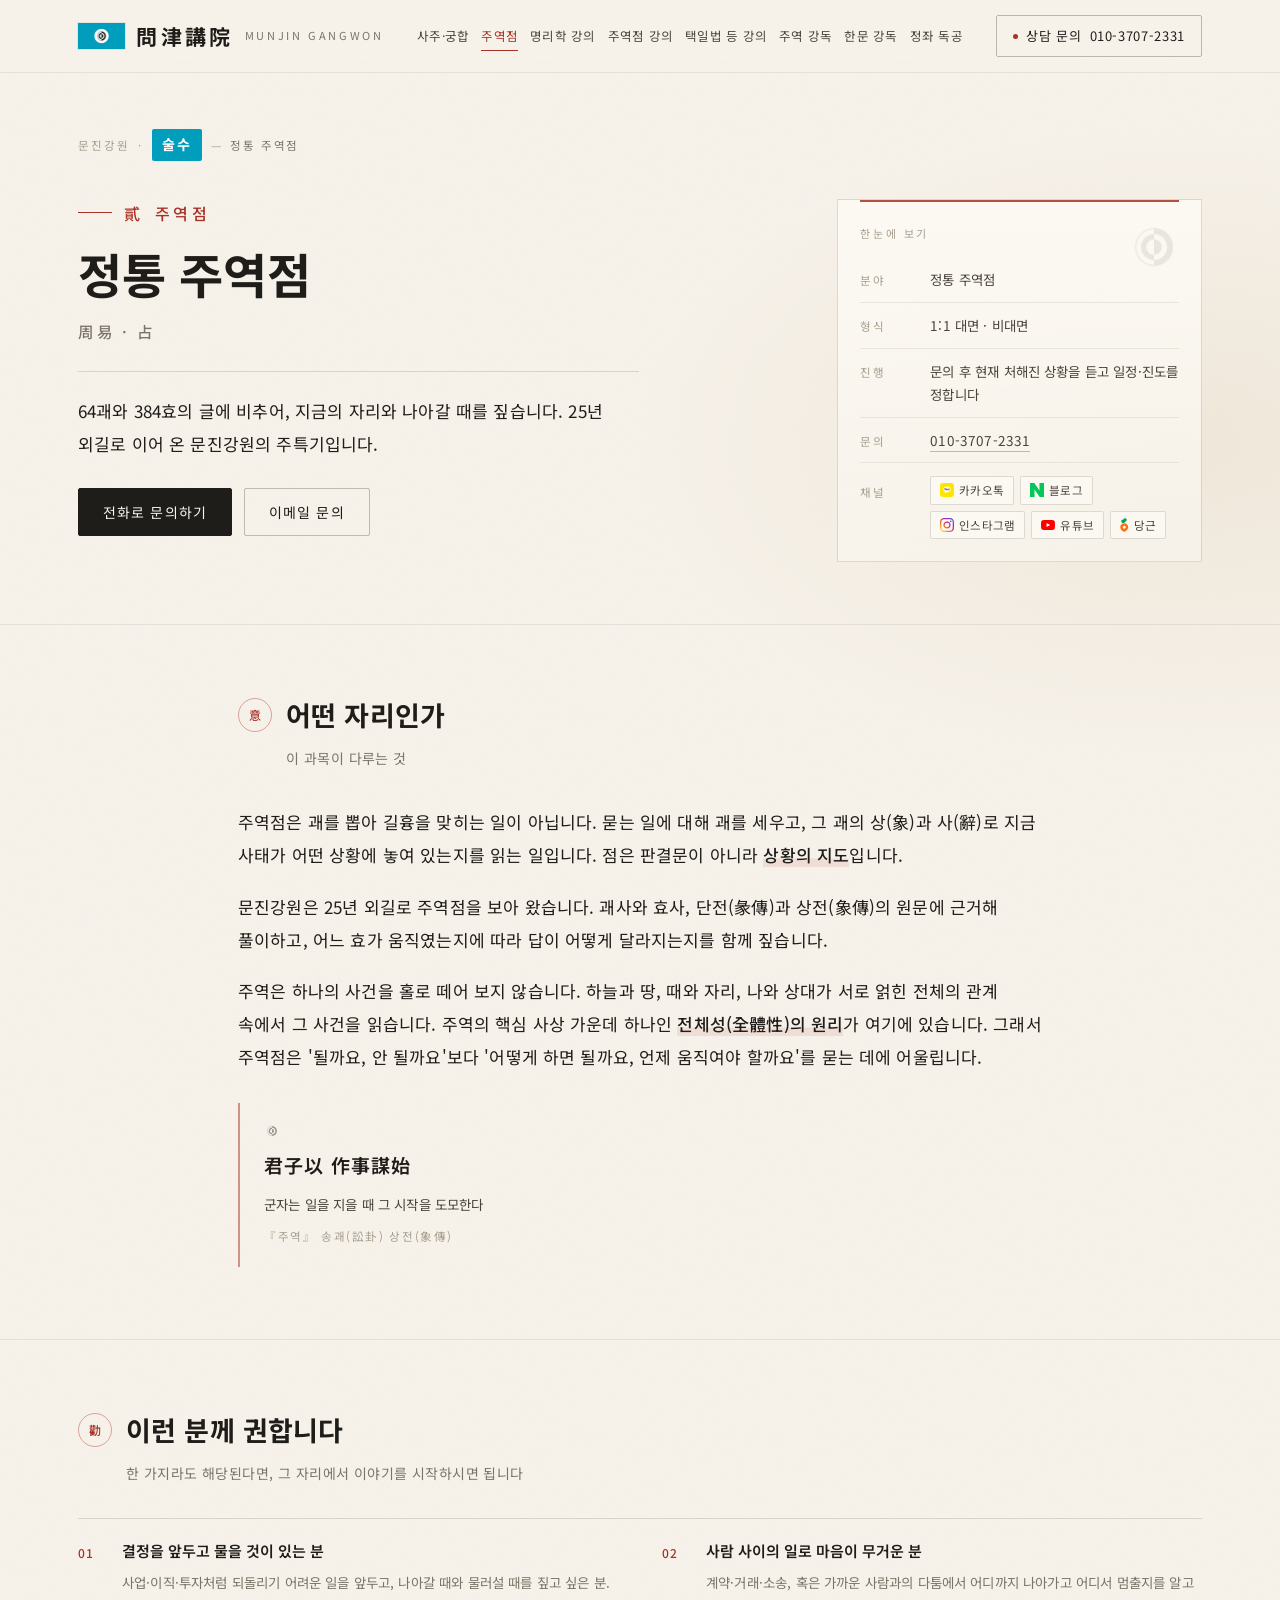
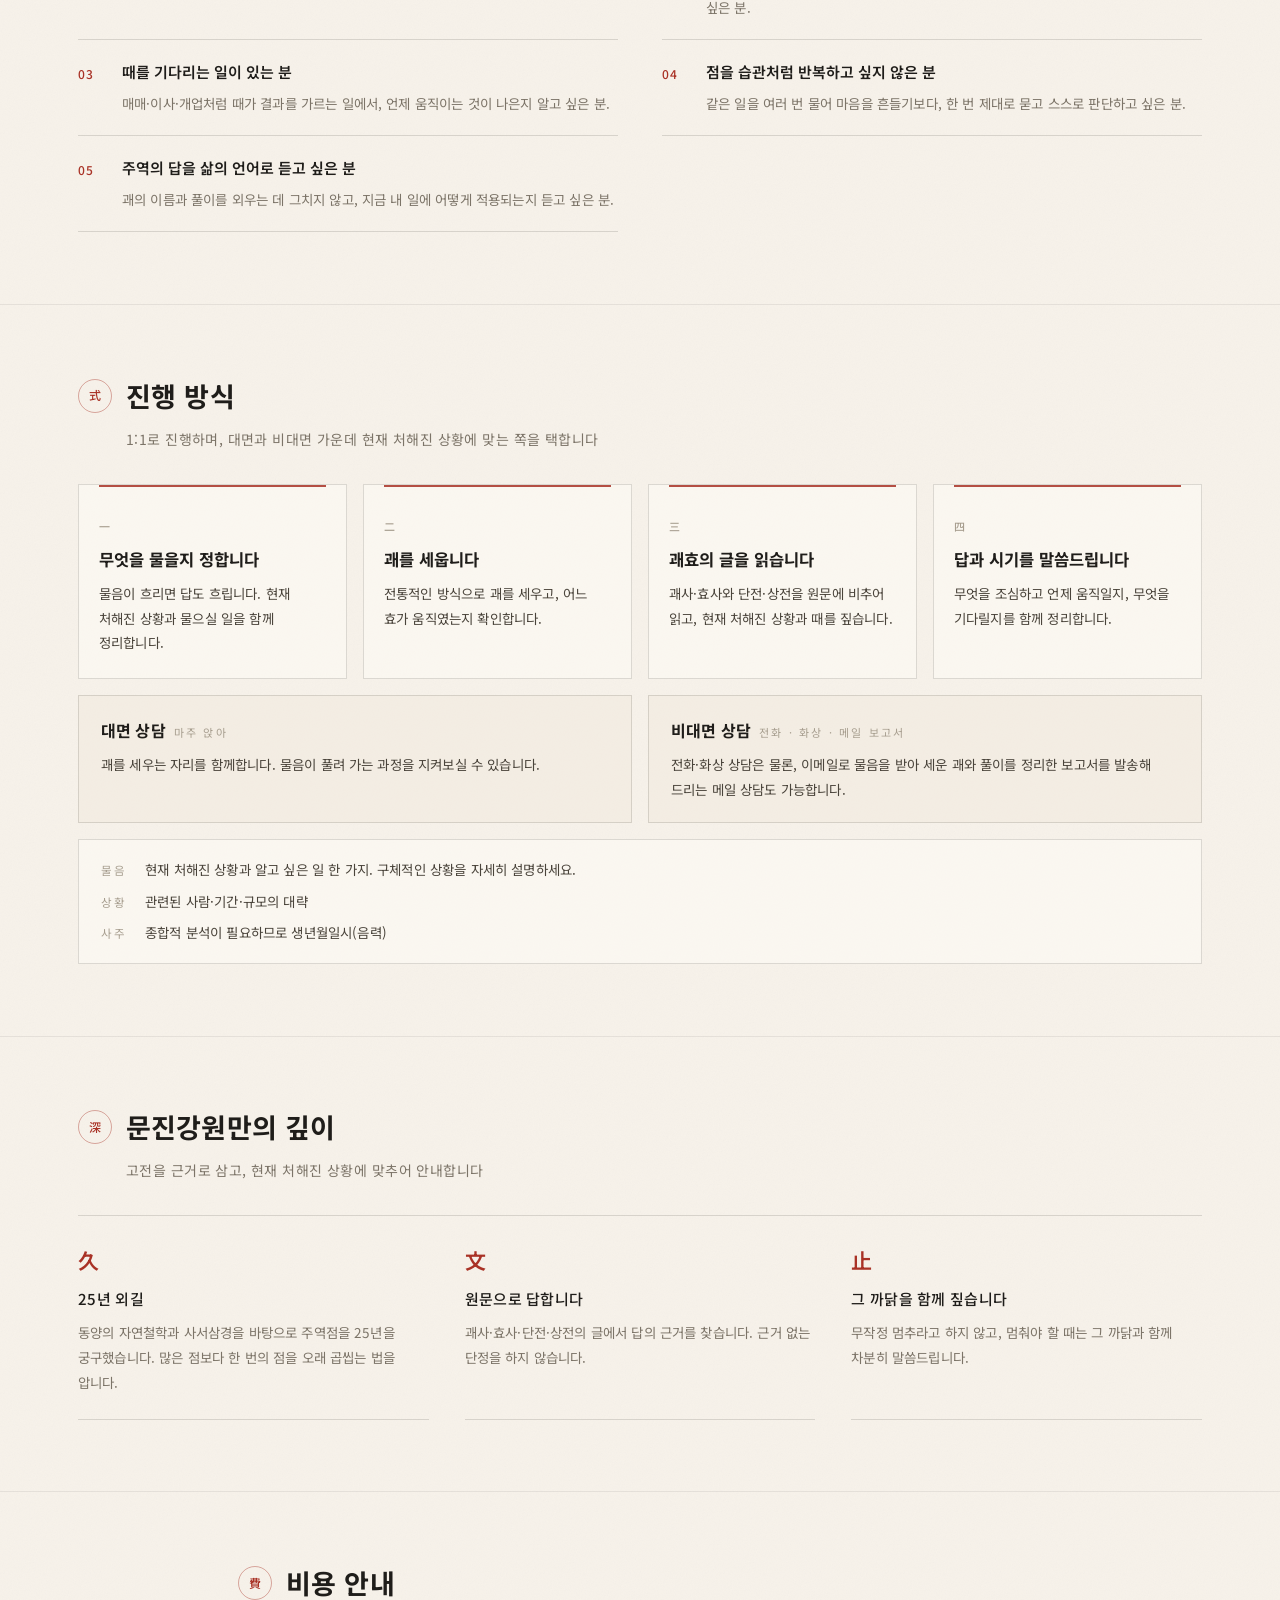
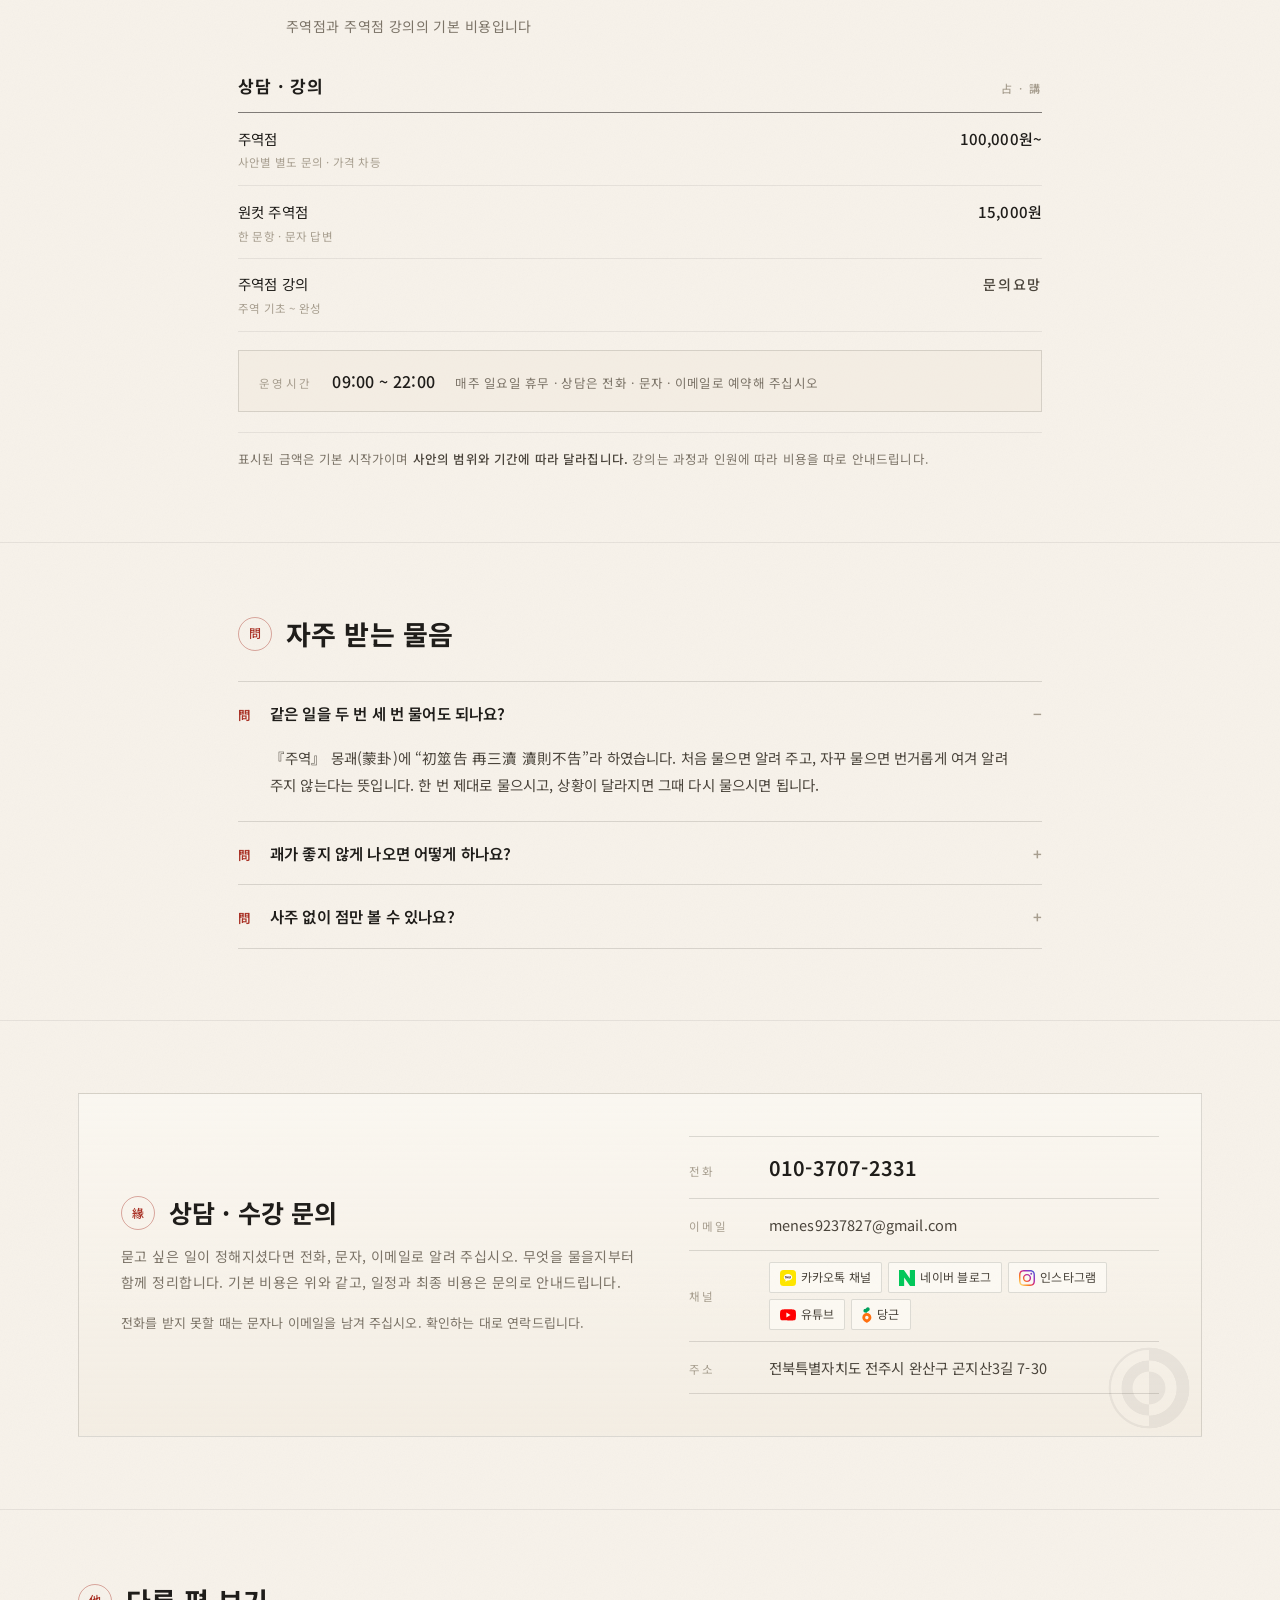
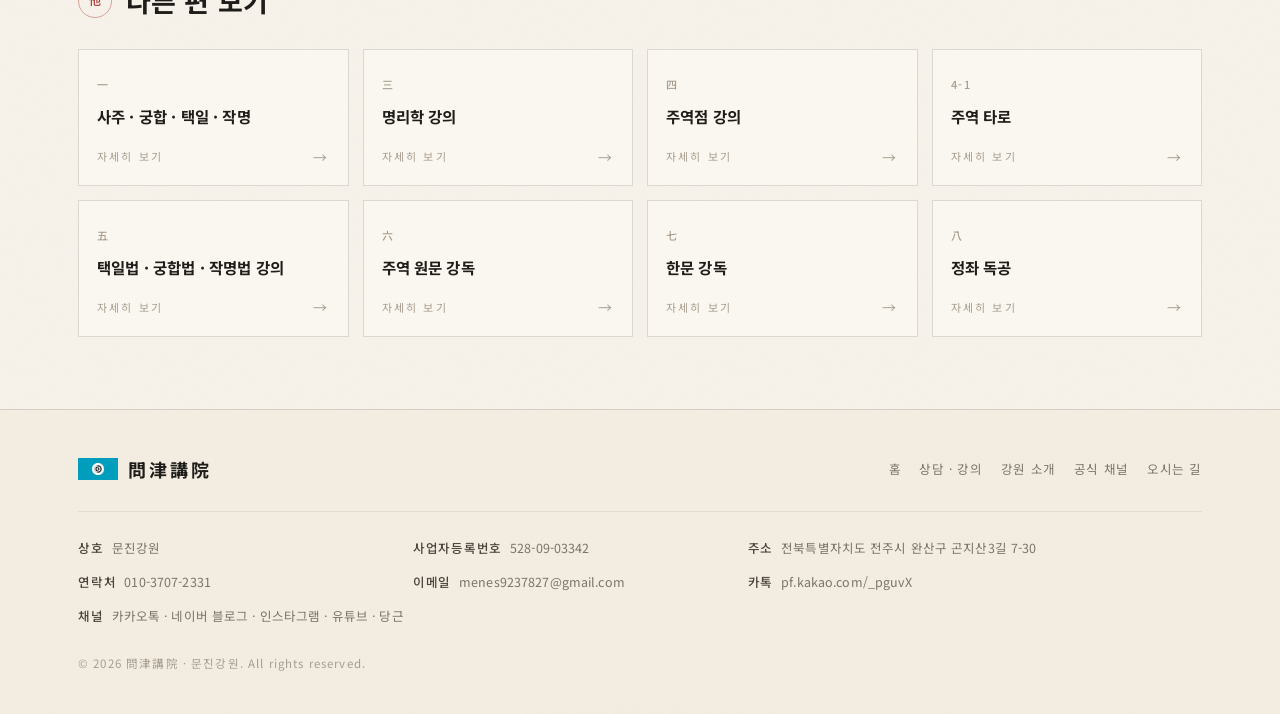
<file: juyeok.html>
<!DOCTYPE html>
<html lang="ko">
<head>
<meta charset="utf-8">
<meta name="viewport" content="width=device-width, initial-scale=1">
<title>정통 주역점 · 問津講院 문진강원</title>
<meta name="description" content="전주 문진강원의 정통 주역점. 25년 외길, 64괘와 384효의 원문에 근거해 지금의 자리와 나아갈 때, 물러설 때를 짚습니다. 1:1 대면·비대면 상담.">
<meta name="theme-color" content="#F7F2EA">
<link rel="icon" type="image/png" href="assets/favicon.png">
<link rel="apple-touch-icon" href="assets/apple-touch-icon.png">

<meta property="og:type" content="article">
<meta property="og:title" content="정통 주역점 · 問津講院 문진강원">
<meta property="og:description" content="전주 문진강원의 정통 주역점. 25년 외길, 64괘와 384효의 원문에 근거해 지금의 자리와 나아갈 때, 물러설 때를 짚습니다. 1:1 대면·비대면 상담.">
<meta property="og:image" content="assets/hanok-yard.jpg">
<link rel="preconnect" href="https://fonts.googleapis.com">
<link rel="preconnect" href="https://fonts.gstatic.com" crossorigin>
<link href="https://fonts.googleapis.com/css2?family=Noto+Sans+KR:wght@300;400;500;600;700;800&display=swap" rel="stylesheet">
<link rel="stylesheet" href="assets/detail.css">
</head>
<body>
<a class="skip" href="#main">본문 바로가기</a>

<header class="site-header">
  <div class="wrap">
    <a class="brand" href="index.html" aria-label="문진강원 홈으로">
      <img class="flag brand-flag" src="assets/flag-sm.png" alt="" width="47" height="26">
      <span class="hanja">問津講院</span>
      <span class="romaji">Munjin Gangwon</span>
    </a>
    <nav class="partnav" aria-label="술수 · 학문 · 영성 여덟 편">
      <a href="saju.html">사주·궁합</a>
      <a href="juyeok.html" aria-current="page">주역점</a>
      <a href="myeongri.html">명리학 강의</a>
      <a href="juyeok-class.html">주역점 강의</a>
      <a href="taegil-class.html">택일법 등 강의</a>
      <a href="juyeok-classics.html">주역 강독</a>
      <a href="hanmun.html">한문 강독</a>
      <a href="meditation.html">정좌 독공</a>
    </nav>
    <a class="header-tel" href="tel:01037072331">
      <span class="dot" aria-hidden="true"></span><span class="label">상담 문의</span> 010-3707-2331
    </a>
  </div>
</header>

<main id="main">

  <section class="phero">
    <div class="wrap">
      <nav class="crumb" aria-label="위치">
        <a href="index.html">문진강원</a>
        <span aria-hidden="true">·</span>
        <a class="here" href="index.html#services">술수</a>
        <span class="dash" aria-hidden="true">—</span>
        <span class="now">정통 주역점</span>
      </nav>

      <div class="phero-grid">
        <div>
          <p class="num">貳<span>주역점</span></p>
          <h1>정통 주역점</h1>
          <p class="hanja-sub">周易 · 占</p>
          <p class="ph-lead">64괘와 384효의 글에 비추어, 지금의 자리와 나아갈 때를 짚습니다. 25년 외길로 이어 온 문진강원의 주특기입니다.</p>
          <div class="ph-actions">
            <a class="btn btn-solid" href="tel:01037072331">전화로 문의하기</a>
            <a class="btn btn-ghost" href="mailto:menes9237827@gmail.com">이메일 문의</a>
          </div>
        </div>

        <aside class="ph-card" aria-label="한눈에 보기">
          <span class="sym-wm card-wm" aria-hidden="true"></span>
          <p class="cap">한눈에 보기</p>
          <dl>
            <div><dt>분야</dt><dd>정통 주역점</dd></div>
            <div><dt>형식</dt><dd>1:1 대면 · 비대면</dd></div>
            <div><dt>진행</dt><dd>문의 후 현재 처해진 상황을 듣고 일정·진도를 정합니다</dd></div>
            <div><dt>문의</dt><dd><a href="tel:01037072331">010-3707-2331</a></dd></div>
            <div><dt>채널</dt><dd class="ch-cell"><div class="chips">
              <a href="https://pf.kakao.com/_pguvX" target="_blank" rel="noopener"><span class="ic" aria-hidden="true"><svg width="14" height="14" viewBox="0 0 32 32" xmlns="http://www.w3.org/2000/svg"><rect width="32" height="32" rx="7" fill="#FEE500"/><g transform="translate(5.6 4.9) scale(0.867)"><path fill="#FFFFFF" d="M12 18.75c-.591 0-1.1697-.0413-1.7317-.1209-.5626.3965-3.813 2.6797-4.1198 2.7225 0 0-.1258.0489-.2328-.0141s-.0876-.2282-.0876-.2282c.0322-.2198.8426-3.0183.992-3.5333-2.7452-1.36-4.5701-3.7686-4.5701-6.5135C2.25 6.8168 6.6152 3.375 12 3.375s9.75 3.4418 9.75 7.6875c0 4.2457-4.3652 7.6875-9.75 7.6875z"/><path fill="#3C1E1E" d="M8.0496 9.8672h-.8777v3.3417c0 .2963-.2523.5372-.5625.5372s-.5625-.2409-.5625-.5372V9.8672h-.8777c-.3044 0-.552-.2471-.552-.5508s.2477-.5508.552-.5508h2.8804c.3044 0 .552.2471.552.5508s-.2477.5508-.552.5508zm10.9879 2.9566a.558.558 0 0 1 .108.4167.5588.5588 0 0 1-.2183.371.5572.5572 0 0 1-.3383.1135.558.558 0 0 1-.4493-.2236l-1.3192-1.7479-.1952.1952v1.2273a.5635.5635 0 0 1-.5627.5628.563.563 0 0 1-.5625-.5625V9.3281c0-.3102.2523-.5625.5625-.5625s.5625.2523.5625.5625v1.209l1.5694-1.5694c.0807-.0807.1916-.1252.312-.1252.1404 0 .2814.0606.3871.1661.0985.0984.1573.2251.1654.3566.0082.1327-.036.2542-.1241.3425l-1.2818 1.2817 1.3845 1.8344zm-8.3502-3.5023c-.095-.2699-.3829-.5475-.7503-.5557-.3663.0083-.6542.2858-.749.5551l-1.3455 3.5415c-.1708.5305-.0217.7272.1333.7988a.8568.8568 0 0 0 .3576.0776c.2346 0 .4139-.0952.4678-.2481l.2787-.7297 1.7152.0001.2785.7292c.0541.1532.2335.2484.4681.2484a.8601.8601 0 0 0 .3576-.0775c.1551-.0713.3041-.2681.1329-.7999l-1.3449-3.5398zm-1.3116 2.4433l.5618-1.5961.5618 1.5961H9.3757zm5.9056 1.3836c0 .2843-.2418.5156-.5391.5156h-1.8047c-.2973 0-.5391-.2314-.5391-.5156V9.3281c0-.3102.2576-.5625.5742-.5625s.5742.2523.5742.5625v3.3047h1.1953c.2974 0 .5392.2314.5392.5156z"/></g></svg></span><span>카카오톡</span></a>
              <a href="https://blog.naver.com/menes01" target="_blank" rel="noopener"><span class="ic" aria-hidden="true"><svg width="14" height="14" viewBox="0 0 24 24" xmlns="http://www.w3.org/2000/svg"><path fill="#03C75A" d="M16.273 12.845 7.376 0H0v24h7.726V11.156L16.624 24H24V0h-7.727v12.845Z"/></svg></span><span>블로그</span></a>
              <a href="https://www.instagram.com/futura.saju/" target="_blank" rel="noopener"><span class="ic" aria-hidden="true"><svg width="14" height="14" viewBox="0 0 24 24" xmlns="http://www.w3.org/2000/svg"><defs><linearGradient id="igJCard" x1="2" y1="22" x2="22" y2="2" gradientUnits="userSpaceOnUse"><stop offset="0" stop-color="#FEDA75"/><stop offset=".28" stop-color="#FA7E1E"/><stop offset=".52" stop-color="#D62976"/><stop offset=".74" stop-color="#962FBF"/><stop offset="1" stop-color="#4F5BD5"/></linearGradient></defs><path fill="url(#igJCard)" d="M7.0301.084c-1.2768.0602-2.1487.264-2.911.5634-.7888.3075-1.4575.72-2.1228 1.3877-.6652.6677-1.075 1.3368-1.3802 2.127-.2954.7638-.4956 1.6365-.552 2.914-.0564 1.2775-.0689 1.6882-.0626 4.947.0062 3.2586.0206 3.6671.0825 4.9473.061 1.2765.264 2.1482.5635 2.9107.308.7889.72 1.4573 1.388 2.1228.6679.6655 1.3365 1.0743 2.1285 1.38.7632.295 1.6361.4961 2.9134.552 1.2773.056 1.6884.069 4.9462.0627 3.2578-.0062 3.668-.0207 4.9478-.0814 1.28-.0607 2.147-.2652 2.9098-.5633.7889-.3086 1.4578-.72 2.1228-1.3881.665-.6682 1.0745-1.3378 1.3795-2.1284.2957-.7632.4966-1.636.552-2.9124.056-1.2809.0692-1.6898.063-4.948-.0063-3.2583-.021-3.6668-.0817-4.9465-.0607-1.2797-.264-2.1487-.5633-2.9117-.3084-.7889-.72-1.4568-1.3876-2.1228C21.2982 1.33 20.628.9208 19.8378.6165 19.074.321 18.2017.1197 16.9244.0645 15.6471.0093 15.236-.005 11.977.0014 8.718.0076 8.31.0215 7.0301.0839m.1402 21.6932c-1.17-.0509-1.8053-.2453-2.2287-.408-.5606-.216-.96-.4771-1.3819-.895-.422-.4178-.6811-.8186-.9-1.378-.1644-.4234-.3624-1.058-.4171-2.228-.0595-1.2645-.072-1.6442-.079-4.848-.007-3.2037.0053-3.583.0607-4.848.05-1.169.2456-1.805.408-2.2282.216-.5613.4762-.96.895-1.3816.4188-.4217.8184-.6814 1.3783-.9003.423-.1651 1.0575-.3614 2.227-.4171 1.2655-.06 1.6447-.072 4.848-.079 3.2033-.007 3.5835.005 4.8495.0608 1.169.0508 1.8053.2445 2.228.408.5608.216.96.4754 1.3816.895.4217.4194.6816.8176.9005 1.3787.1653.4217.3617 1.056.4169 2.2263.0602 1.2655.0739 1.645.0796 4.848.0058 3.203-.0055 3.5834-.061 4.848-.051 1.17-.245 1.8055-.408 2.2294-.216.5604-.4763.96-.8954 1.3814-.419.4215-.8181.6811-1.3783.9-.4224.1649-1.0577.3617-2.2262.4174-1.2656.0595-1.6448.072-4.8493.079-3.2045.007-3.5825-.006-4.848-.0608M16.953 5.5864A1.44 1.44 0 1 0 18.39 4.144a1.44 1.44 0 0 0-1.437 1.4424M5.8385 12.012c.0067 3.4032 2.7706 6.1557 6.173 6.1493 3.4026-.0065 6.157-2.7701 6.1506-6.1733-.0065-3.4032-2.771-6.1565-6.174-6.1498-3.403.0067-6.156 2.771-6.1496 6.1738M8 12.0077a4 4 0 1 1 4.008 3.9921A3.9996 3.9996 0 0 1 8 12.0077"/></svg></span><span>인스타그램</span></a>
              <a href="https://www.youtube.com/@미래사주" target="_blank" rel="noopener"><span class="ic" aria-hidden="true"><svg width="14" height="14" viewBox="0 0 24 24" xmlns="http://www.w3.org/2000/svg"><path fill="#FF0000" d="M23.498 6.186a3.016 3.016 0 0 0-2.122-2.136C19.505 3.545 12 3.545 12 3.545s-7.505 0-9.377.505A3.017 3.017 0 0 0 .502 6.186C0 8.07 0 12 0 12s0 3.93.502 5.814a3.016 3.016 0 0 0 2.122 2.136c1.871.505 9.376.505 9.376.505s7.505 0 9.377-.505a3.015 3.015 0 0 0 2.122-2.136C24 15.93 24 12 24 12s0-3.93-.502-5.814zM9.545 15.568V8.432L15.818 12l-6.273 3.568z"/></svg></span><span>유튜브</span></a>
              <a href="https://www.daangn.com/kr/local-profile/%EB%AC%B8%EC%A7%84%EA%B0%95%EC%9B%90-46cbgq1tn4zh/" target="_blank" rel="noopener"><span class="ic" aria-hidden="true"><svg width="8.5" height="14" viewBox="10.4 3.8 19.7 32.4" xmlns="http://www.w3.org/2000/svg"><path fill="#FF6F0F" d="M20.269 15.922c-5.093 0-9.221 4.002-9.221 9.046 0 6.973 9.246 10.674 9.22 10.664-.025.01 9.222-3.69 9.222-10.664 0-5.044-4.129-9.046-9.221-9.046Zm0 12.707c-.69 0-1.365-.203-1.94-.583a3.468 3.468 0 0 1-1.285-1.551 3.426 3.426 0 0 1 .757-3.767 3.52 3.52 0 0 1 3.804-.75 3.482 3.482 0 0 1 1.567 1.274 3.432 3.432 0 0 1-.434 4.365 3.52 3.52 0 0 1-2.469 1.012Z"/><path fill="#00A05B" d="M22.345 4.399c-2.152 0-3.65 1.489-3.886 3.242-2.87-.785-5.118 1.368-5.118 3.751 0 1.818 1.258 3.286 2.943 3.763 1.357.384 3.799.098 3.799.098-.012-.587.534-1.232 1.376-1.82 2.396-1.669 4.271-2.455 4.56-4.732.304-2.376-1.482-4.302-3.674-4.302Z"/></svg></span><span>당근</span></a>
              </div></dd></div>
          </dl>
        </aside>
      </div>
    </div>
  </section>

  <section class="sec">
    <div class="wrap narrow">
      <h2 class="h2"><span class="hanja" aria-hidden="true">意</span>어떤 자리인가</h2>
      <p class="h2lead">이 과목이 다루는 것</p>
      <div class="prose">
          <p>주역점은 괘를 뽑아 길흉을 맞히는 일이 아닙니다. 묻는 일에 대해 괘를 세우고, 그 괘의 상(象)과 사(辭)로 지금 사태가 어떤 상황에 놓여 있는지를 읽는 일입니다. 점은 판결문이 아니라 <strong>상황의 지도</strong>입니다.</p>
          <p>문진강원은 25년 외길로 주역점을 보아 왔습니다. 괘사와 효사, 단전(彖傳)과 상전(象傳)의 원문에 근거해 풀이하고, 어느 효가 움직였는지에 따라 답이 어떻게 달라지는지를 함께 짚습니다.</p>
          <p>주역은 하나의 사건을 홀로 떼어 보지 않습니다. 하늘과 땅, 때와 자리, 나와 상대가 서로 얽힌 전체의 관계 속에서 그 사건을 읽습니다. 주역의 핵심 사상 가운데 하나인 <strong>전체성(全體性)의 원리</strong>가 여기에 있습니다. 그래서 주역점은 '될까요, 안 될까요'보다 '어떻게 하면 될까요, 언제 움직여야 할까요'를 묻는 데에 어울립니다.</p>
          <blockquote class="quote">
            <img class="quote-sym" src="assets/symbol-ink.png" alt="" width="16" height="16">
            <p class="cn">君子以 作事謀始</p>
            <p class="kr">군자는 일을 지을 때 그 시작을 도모한다</p>
            <p class="src">『주역』 송괘(訟卦) 상전(象傳)</p>
          </blockquote>
      </div>
    </div>
  </section>

  <section class="sec">
    <div class="wrap">
      <h2 class="h2"><span class="hanja" aria-hidden="true">勸</span>이런 분께 권합니다</h2>
      <p class="h2lead">한 가지라도 해당된다면, 그 자리에서 이야기를 시작하시면 됩니다</p>
      <ul class="who">
            <li>
              <span class="n" aria-hidden="true">01</span>
              <div><h3>결정을 앞두고 물을 것이 있는 분</h3><p>사업·이직·투자처럼 되돌리기 어려운 일을 앞두고, 나아갈 때와 물러설 때를 짚고 싶은 분.</p></div>
            </li>
            <li>
              <span class="n" aria-hidden="true">02</span>
              <div><h3>사람 사이의 일로 마음이 무거운 분</h3><p>계약·거래·소송, 혹은 가까운 사람과의 다툼에서 어디까지 나아가고 어디서 멈출지를 알고 싶은 분.</p></div>
            </li>
            <li>
              <span class="n" aria-hidden="true">03</span>
              <div><h3>때를 기다리는 일이 있는 분</h3><p>매매·이사·개업처럼 때가 결과를 가르는 일에서, 언제 움직이는 것이 나은지 알고 싶은 분.</p></div>
            </li>
            <li>
              <span class="n" aria-hidden="true">04</span>
              <div><h3>점을 습관처럼 반복하고 싶지 않은 분</h3><p>같은 일을 여러 번 물어 마음을 흔들기보다, 한 번 제대로 묻고 스스로 판단하고 싶은 분.</p></div>
            </li>
            <li>
              <span class="n" aria-hidden="true">05</span>
              <div><h3>주역의 답을 삶의 언어로 듣고 싶은 분</h3><p>괘의 이름과 풀이를 외우는 데 그치지 않고, 지금 내 일에 어떻게 적용되는지 듣고 싶은 분.</p></div>
            </li>
      </ul>
    </div>
  </section>

  <section class="sec">
    <div class="wrap">
      <h2 class="h2"><span class="hanja" aria-hidden="true">式</span>진행 방식</h2>
      <p class="h2lead">1:1로 진행하며, 대면과 비대면 가운데 현재 처해진 상황에 맞는 쪽을 택합니다</p>
      <ol class="steps">
          <li class="step">
            <p class="k">一</p>
            <h3>무엇을 물을지 정합니다</h3>
            <p>물음이 흐리면 답도 흐립니다. 현재 처해진 상황과 물으실 일을 함께 정리합니다.</p>
          </li>
          <li class="step">
            <p class="k">二</p>
            <h3>괘를 세웁니다</h3>
            <p>전통적인 방식으로 괘를 세우고, 어느 효가 움직였는지 확인합니다.</p>
          </li>
          <li class="step">
            <p class="k">三</p>
            <h3>괘효의 글을 읽습니다</h3>
            <p>괘사·효사와 단전·상전을 원문에 비추어 읽고, 현재 처해진 상황과 때를 짚습니다.</p>
          </li>
          <li class="step">
            <p class="k">四</p>
            <h3>답과 시기를 말씀드립니다</h3>
            <p>무엇을 조심하고 언제 움직일지, 무엇을 기다릴지를 함께 정리합니다.</p>
          </li>
      </ol>
      <div class="two-track">
          <div class="track">
            <h3>대면 상담<span>마주 앉아</span></h3>
            <p>괘를 세우는 자리를 함께합니다. 물음이 풀려 가는 과정을 지켜보실 수 있습니다.</p>
          </div>
          <div class="track">
            <h3>비대면 상담<span>전화 · 화상 · 메일 보고서</span></h3>
            <p>전화·화상 상담은 물론, 이메일로 물음을 받아 세운 괘와 풀이를 정리한 보고서를 발송해 드리는 메일 상담도 가능합니다.</p>
          </div>
      </div>
      <div class="prepare">
          <span class="lb">물음</span><span>현재 처해진 상황과 알고 싶은 일 한 가지. 구체적인 상황을 자세히 설명하세요.</span>
          <span class="lb">상황</span><span>관련된 사람·기간·규모의 대략</span>
          <span class="lb">사주</span><span>종합적 분석이 필요하므로 생년월일시(음력)</span>
      </div>
    </div>
  </section>

  <section class="sec">
    <div class="wrap">
      <h2 class="h2"><span class="hanja" aria-hidden="true">深</span>문진강원만의 깊이</h2>
      <p class="h2lead">고전을 근거로 삼고, 현재 처해진 상황에 맞추어 안내합니다</p>
      <ul class="depths">
          <li>
            <p class="k" aria-hidden="true">久</p>
            <h3>25년 외길</h3>
            <p>동양의 자연철학과 사서삼경을 바탕으로 주역점을 25년을 궁구했습니다. 많은 점보다 한 번의 점을 오래 곱씹는 법을 압니다.</p>
          </li>
          <li>
            <p class="k" aria-hidden="true">文</p>
            <h3>원문으로 답합니다</h3>
            <p>괘사·효사·단전·상전의 글에서 답의 근거를 찾습니다. 근거 없는 단정을 하지 않습니다.</p>
          </li>
          <li>
            <p class="k" aria-hidden="true">止</p>
            <h3>그 까닭을 함께 짚습니다</h3>
            <p>무작정 멈추라고 하지 않고, 멈춰야 할 때는 그 까닭과 함께 차분히 말씀드립니다.</p>
          </li>
      </ul>
    </div>
  </section>

  <section class="sec" id="fees">
    <div class="wrap narrow">
      <h2 class="h2"><span class="hanja" aria-hidden="true">費</span>비용 안내</h2>
      <p class="h2lead">주역점과 주역점 강의의 기본 비용입니다</p>

      <div class="fee-block">
        <div class="fee-head"><h3>상담 · 강의</h3><span class="han">占 · 講</span></div>
        <ul class="fee-list">
          <li><span class="nm">주역점<em>사안별 별도 문의 · 가격 차등</em></span><span class="pr">100,000원~</span></li>
          <li><span class="nm">원컷 주역점<em>한 문항 · 문자 답변</em></span><span class="pr">15,000원</span></li>
          <li><span class="nm">주역점 강의<em>주역 기초 ~ 완성</em></span><span class="pr q">문의요망</span></li>
        </ul>
      </div>

      <div class="hours">
        <span class="lb">운영시간</span>
        <span class="v">09:00 ~ 22:00</span>
        <span class="sub">매주 일요일 휴무 · 상담은 전화 · 문자 · 이메일로 예약해 주십시오</span>
      </div>

      <p class="fee-foot">표시된 금액은 기본 시작가이며 <b>사안의 범위와 기간에 따라 달라집니다.</b> 강의는 과정과 인원에 따라 비용을 따로 안내드립니다.</p>
    </div>
  </section>

  <section class="sec">
    <div class="wrap narrow">
      <h2 class="h2"><span class="hanja" aria-hidden="true">問</span>자주 받는 물음</h2>
      <div class="faq">
          <details open>
            <summary><span class="q" aria-hidden="true">問</span><span>같은 일을 두 번 세 번 물어도 되나요?</span></summary>
            <div class="a">『주역』 몽괘(蒙卦)에 “初筮告 再三瀆 瀆則不告”라 하였습니다. 처음 물으면 알려 주고, 자꾸 물으면 번거롭게 여겨 알려 주지 않는다는 뜻입니다. 한 번 제대로 물으시고, 상황이 달라지면 그때 다시 물으시면 됩니다.</div>
          </details>
          <details>
            <summary><span class="q" aria-hidden="true">問</span><span>괘가 좋지 않게 나오면 어떻게 하나요?</span></summary>
            <div class="a">괘는 상황을 보여 줄 뿐 사람을 몰아세우지 않습니다. 어디를 조심하고 어느 때를 기다리면 되는지를 함께 짚는 것이 점의 쓸모입니다.</div>
          </details>
          <details>
            <summary><span class="q" aria-hidden="true">問</span><span>사주 없이 점만 볼 수 있나요?</span></summary>
            <div class="a">네. 묻는 일만으로 괘를 세웁니다. 사주를 함께 보면 더 깊이 짚을 수 있습니다.</div>
          </details>
      </div>
    </div>
  </section>

  <section class="sec">
    <div class="wrap">
      <div class="cta-band">
        <span class="sym-wm cta-wm" aria-hidden="true"></span>
        <div>
          <h2 class="h2"><span class="hanja" aria-hidden="true">緣</span>상담 · 수강 문의</h2>
          <p class="h2lead">묻고 싶은 일이 정해지셨다면 전화, 문자, 이메일로 알려 주십시오. 무엇을 물을지부터 함께 정리합니다. 기본 비용은 위와 같고, 일정과 최종 비용은 문의로 안내드립니다.</p>
          <p class="cta-note">전화를 받지 못할 때는 문자나 이메일을 남겨 주십시오. 확인하는 대로 연락드립니다.</p>
        </div>
        <ul class="cta-list">
          <li><span class="lb">전화</span><a class="big" href="tel:01037072331">010-3707-2331</a></li>
          <li><span class="lb">이메일</span><a href="mailto:menes9237827@gmail.com">menes9237827@gmail.com</a></li>
          <li class="ch-row"><span class="lb">채널</span><div class="chips">
              <a href="https://pf.kakao.com/_pguvX" target="_blank" rel="noopener"><span class="ic" aria-hidden="true"><svg width="16" height="16" viewBox="0 0 32 32" xmlns="http://www.w3.org/2000/svg"><rect width="32" height="32" rx="7" fill="#FEE500"/><g transform="translate(5.6 4.9) scale(0.867)"><path fill="#FFFFFF" d="M12 18.75c-.591 0-1.1697-.0413-1.7317-.1209-.5626.3965-3.813 2.6797-4.1198 2.7225 0 0-.1258.0489-.2328-.0141s-.0876-.2282-.0876-.2282c.0322-.2198.8426-3.0183.992-3.5333-2.7452-1.36-4.5701-3.7686-4.5701-6.5135C2.25 6.8168 6.6152 3.375 12 3.375s9.75 3.4418 9.75 7.6875c0 4.2457-4.3652 7.6875-9.75 7.6875z"/><path fill="#3C1E1E" d="M8.0496 9.8672h-.8777v3.3417c0 .2963-.2523.5372-.5625.5372s-.5625-.2409-.5625-.5372V9.8672h-.8777c-.3044 0-.552-.2471-.552-.5508s.2477-.5508.552-.5508h2.8804c.3044 0 .552.2471.552.5508s-.2477.5508-.552.5508zm10.9879 2.9566a.558.558 0 0 1 .108.4167.5588.5588 0 0 1-.2183.371.5572.5572 0 0 1-.3383.1135.558.558 0 0 1-.4493-.2236l-1.3192-1.7479-.1952.1952v1.2273a.5635.5635 0 0 1-.5627.5628.563.563 0 0 1-.5625-.5625V9.3281c0-.3102.2523-.5625.5625-.5625s.5625.2523.5625.5625v1.209l1.5694-1.5694c.0807-.0807.1916-.1252.312-.1252.1404 0 .2814.0606.3871.1661.0985.0984.1573.2251.1654.3566.0082.1327-.036.2542-.1241.3425l-1.2818 1.2817 1.3845 1.8344zm-8.3502-3.5023c-.095-.2699-.3829-.5475-.7503-.5557-.3663.0083-.6542.2858-.749.5551l-1.3455 3.5415c-.1708.5305-.0217.7272.1333.7988a.8568.8568 0 0 0 .3576.0776c.2346 0 .4139-.0952.4678-.2481l.2787-.7297 1.7152.0001.2785.7292c.0541.1532.2335.2484.4681.2484a.8601.8601 0 0 0 .3576-.0775c.1551-.0713.3041-.2681.1329-.7999l-1.3449-3.5398zm-1.3116 2.4433l.5618-1.5961.5618 1.5961H9.3757zm5.9056 1.3836c0 .2843-.2418.5156-.5391.5156h-1.8047c-.2973 0-.5391-.2314-.5391-.5156V9.3281c0-.3102.2576-.5625.5742-.5625s.5742.2523.5742.5625v3.3047h1.1953c.2974 0 .5392.2314.5392.5156z"/></g></svg></span><span>카카오톡 채널</span></a>
              <a href="https://blog.naver.com/menes01" target="_blank" rel="noopener"><span class="ic" aria-hidden="true"><svg width="16" height="16" viewBox="0 0 24 24" xmlns="http://www.w3.org/2000/svg"><path fill="#03C75A" d="M16.273 12.845 7.376 0H0v24h7.726V11.156L16.624 24H24V0h-7.727v12.845Z"/></svg></span><span>네이버 블로그</span></a>
              <a href="https://www.instagram.com/futura.saju/" target="_blank" rel="noopener"><span class="ic" aria-hidden="true"><svg width="16" height="16" viewBox="0 0 24 24" xmlns="http://www.w3.org/2000/svg"><defs><linearGradient id="igJCta" x1="2" y1="22" x2="22" y2="2" gradientUnits="userSpaceOnUse"><stop offset="0" stop-color="#FEDA75"/><stop offset=".28" stop-color="#FA7E1E"/><stop offset=".52" stop-color="#D62976"/><stop offset=".74" stop-color="#962FBF"/><stop offset="1" stop-color="#4F5BD5"/></linearGradient></defs><path fill="url(#igJCta)" d="M7.0301.084c-1.2768.0602-2.1487.264-2.911.5634-.7888.3075-1.4575.72-2.1228 1.3877-.6652.6677-1.075 1.3368-1.3802 2.127-.2954.7638-.4956 1.6365-.552 2.914-.0564 1.2775-.0689 1.6882-.0626 4.947.0062 3.2586.0206 3.6671.0825 4.9473.061 1.2765.264 2.1482.5635 2.9107.308.7889.72 1.4573 1.388 2.1228.6679.6655 1.3365 1.0743 2.1285 1.38.7632.295 1.6361.4961 2.9134.552 1.2773.056 1.6884.069 4.9462.0627 3.2578-.0062 3.668-.0207 4.9478-.0814 1.28-.0607 2.147-.2652 2.9098-.5633.7889-.3086 1.4578-.72 2.1228-1.3881.665-.6682 1.0745-1.3378 1.3795-2.1284.2957-.7632.4966-1.636.552-2.9124.056-1.2809.0692-1.6898.063-4.948-.0063-3.2583-.021-3.6668-.0817-4.9465-.0607-1.2797-.264-2.1487-.5633-2.9117-.3084-.7889-.72-1.4568-1.3876-2.1228C21.2982 1.33 20.628.9208 19.8378.6165 19.074.321 18.2017.1197 16.9244.0645 15.6471.0093 15.236-.005 11.977.0014 8.718.0076 8.31.0215 7.0301.0839m.1402 21.6932c-1.17-.0509-1.8053-.2453-2.2287-.408-.5606-.216-.96-.4771-1.3819-.895-.422-.4178-.6811-.8186-.9-1.378-.1644-.4234-.3624-1.058-.4171-2.228-.0595-1.2645-.072-1.6442-.079-4.848-.007-3.2037.0053-3.583.0607-4.848.05-1.169.2456-1.805.408-2.2282.216-.5613.4762-.96.895-1.3816.4188-.4217.8184-.6814 1.3783-.9003.423-.1651 1.0575-.3614 2.227-.4171 1.2655-.06 1.6447-.072 4.848-.079 3.2033-.007 3.5835.005 4.8495.0608 1.169.0508 1.8053.2445 2.228.408.5608.216.96.4754 1.3816.895.4217.4194.6816.8176.9005 1.3787.1653.4217.3617 1.056.4169 2.2263.0602 1.2655.0739 1.645.0796 4.848.0058 3.203-.0055 3.5834-.061 4.848-.051 1.17-.245 1.8055-.408 2.2294-.216.5604-.4763.96-.8954 1.3814-.419.4215-.8181.6811-1.3783.9-.4224.1649-1.0577.3617-2.2262.4174-1.2656.0595-1.6448.072-4.8493.079-3.2045.007-3.5825-.006-4.848-.0608M16.953 5.5864A1.44 1.44 0 1 0 18.39 4.144a1.44 1.44 0 0 0-1.437 1.4424M5.8385 12.012c.0067 3.4032 2.7706 6.1557 6.173 6.1493 3.4026-.0065 6.157-2.7701 6.1506-6.1733-.0065-3.4032-2.771-6.1565-6.174-6.1498-3.403.0067-6.156 2.771-6.1496 6.1738M8 12.0077a4 4 0 1 1 4.008 3.9921A3.9996 3.9996 0 0 1 8 12.0077"/></svg></span><span>인스타그램</span></a>
              <a href="https://www.youtube.com/@미래사주" target="_blank" rel="noopener"><span class="ic" aria-hidden="true"><svg width="16" height="16" viewBox="0 0 24 24" xmlns="http://www.w3.org/2000/svg"><path fill="#FF0000" d="M23.498 6.186a3.016 3.016 0 0 0-2.122-2.136C19.505 3.545 12 3.545 12 3.545s-7.505 0-9.377.505A3.017 3.017 0 0 0 .502 6.186C0 8.07 0 12 0 12s0 3.93.502 5.814a3.016 3.016 0 0 0 2.122 2.136c1.871.505 9.376.505 9.376.505s7.505 0 9.377-.505a3.015 3.015 0 0 0 2.122-2.136C24 15.93 24 12 24 12s0-3.93-.502-5.814zM9.545 15.568V8.432L15.818 12l-6.273 3.568z"/></svg></span><span>유튜브</span></a>
              <a href="https://www.daangn.com/kr/local-profile/%EB%AC%B8%EC%A7%84%EA%B0%95%EC%9B%90-46cbgq1tn4zh/" target="_blank" rel="noopener"><span class="ic" aria-hidden="true"><svg width="9.7" height="16" viewBox="10.4 3.8 19.7 32.4" xmlns="http://www.w3.org/2000/svg"><path fill="#FF6F0F" d="M20.269 15.922c-5.093 0-9.221 4.002-9.221 9.046 0 6.973 9.246 10.674 9.22 10.664-.025.01 9.222-3.69 9.222-10.664 0-5.044-4.129-9.046-9.221-9.046Zm0 12.707c-.69 0-1.365-.203-1.94-.583a3.468 3.468 0 0 1-1.285-1.551 3.426 3.426 0 0 1 .757-3.767 3.52 3.52 0 0 1 3.804-.75 3.482 3.482 0 0 1 1.567 1.274 3.432 3.432 0 0 1-.434 4.365 3.52 3.52 0 0 1-2.469 1.012Z"/><path fill="#00A05B" d="M22.345 4.399c-2.152 0-3.65 1.489-3.886 3.242-2.87-.785-5.118 1.368-5.118 3.751 0 1.818 1.258 3.286 2.943 3.763 1.357.384 3.799.098 3.799.098-.012-.587.534-1.232 1.376-1.82 2.396-1.669 4.271-2.455 4.56-4.732.304-2.376-1.482-4.302-3.674-4.302Z"/></svg></span><span>당근</span></a>
              </div></li>
          <li><span class="lb">주소</span><span>전북특별자치도 전주시 완산구 곤지산3길 7-30</span></li>
        </ul>
      </div>
    </div>
  </section>

  <section class="sec">
    <div class="wrap">
      <h2 class="h2"><span class="hanja" aria-hidden="true">他</span>다른 편 보기</h2>
      <div class="pager eight">
          <a class="pg" href="saju.html">
            <span>
              <span class="pn">一</span>
              <h3>사주 · 궁합 · 택일 · 작명</h3>
            </span>
            <span class="go"><span>자세히 보기</span><span class="arrow" aria-hidden="true">→</span></span>
          </a>

          <a class="pg" href="myeongri.html">
            <span>
              <span class="pn">三</span>
              <h3>명리학 강의</h3>
            </span>
            <span class="go"><span>자세히 보기</span><span class="arrow" aria-hidden="true">→</span></span>
          </a>

          <a class="pg" href="juyeok-class.html">
            <span>
              <span class="pn">四</span>
              <h3>주역점 강의</h3>
            </span>
            <span class="go"><span>자세히 보기</span><span class="arrow" aria-hidden="true">→</span></span>
          </a>

          <a class="pg" href="juyeok-tarot.html">
            <span>
              <span class="pn">4-1</span>
              <h3>주역 타로</h3>
            </span>
            <span class="go"><span>자세히 보기</span><span class="arrow" aria-hidden="true">→</span></span>
          </a>

          <a class="pg" href="taegil-class.html">
            <span>
              <span class="pn">五</span>
              <h3>택일법 · 궁합법 · 작명법 강의</h3>
            </span>
            <span class="go"><span>자세히 보기</span><span class="arrow" aria-hidden="true">→</span></span>
          </a>

          <a class="pg" href="juyeok-classics.html">
            <span>
              <span class="pn">六</span>
              <h3>주역 원문 강독</h3>
            </span>
            <span class="go"><span>자세히 보기</span><span class="arrow" aria-hidden="true">→</span></span>
          </a>

          <a class="pg" href="hanmun.html">
            <span>
              <span class="pn">七</span>
              <h3>한문 강독</h3>
            </span>
            <span class="go"><span>자세히 보기</span><span class="arrow" aria-hidden="true">→</span></span>
          </a>

          <a class="pg" href="meditation.html">
            <span>
              <span class="pn">八</span>
              <h3>정좌 독공</h3>
            </span>
            <span class="go"><span>자세히 보기</span><span class="arrow" aria-hidden="true">→</span></span>
          </a>
      </div>
    </div>
  </section>

</main>

<footer class="site-footer">
  <div class="wrap">
    <div class="footer-top">
      <span class="footer-brand"><img class="footer-flag" src="assets/flag-sm.png" alt="문진강원 강원기" width="40" height="22">問津講院</span>
      <nav class="footer-nav" aria-label="바닥글 메뉴">
        <a href="index.html">홈</a>
        <a href="index.html#services">상담 · 강의</a>
        <a href="index.html#about">강원 소개</a>
        <a href="index.html#channels">공식 채널</a>
        <a href="index.html#visit">오시는 길</a>
      </nav>
    </div>

    <div class="biz">
      <p><b>상호</b>문진강원</p>
      <p><b>사업자등록번호</b>528-09-03342</p>
      <p><b>주소</b>전북특별자치도 전주시 완산구 곤지산3길 7-30</p>
      <p><b>연락처</b><a href="tel:01037072331">010-3707-2331</a></p>
      <p><b>이메일</b><a href="mailto:menes9237827@gmail.com">menes9237827@gmail.com</a></p>
      <p><b>카톡</b><a href="https://pf.kakao.com/_pguvX" target="_blank" rel="noopener">pf.kakao.com/_pguvX</a></p>
      <p class="biz-ch"><b>채널</b><a href="https://pf.kakao.com/_pguvX" target="_blank" rel="noopener">카카오톡</a> · <a href="https://blog.naver.com/menes01" target="_blank" rel="noopener">네이버 블로그</a> · <a href="https://www.instagram.com/futura.saju/" target="_blank" rel="noopener">인스타그램</a> · <a href="https://www.youtube.com/@미래사주" target="_blank" rel="noopener">유튜브</a> · <a href="https://www.daangn.com/kr/local-profile/%EB%AC%B8%EC%A7%84%EA%B0%95%EC%9B%90-46cbgq1tn4zh/" target="_blank" rel="noopener">당근</a></p>
    </div>

    <div class="copyright">
      <span>© 2026 問津講院 · 문진강원. All rights reserved.</span>
    </div>
  </div>
</footer>

</body>
</html>
</file>
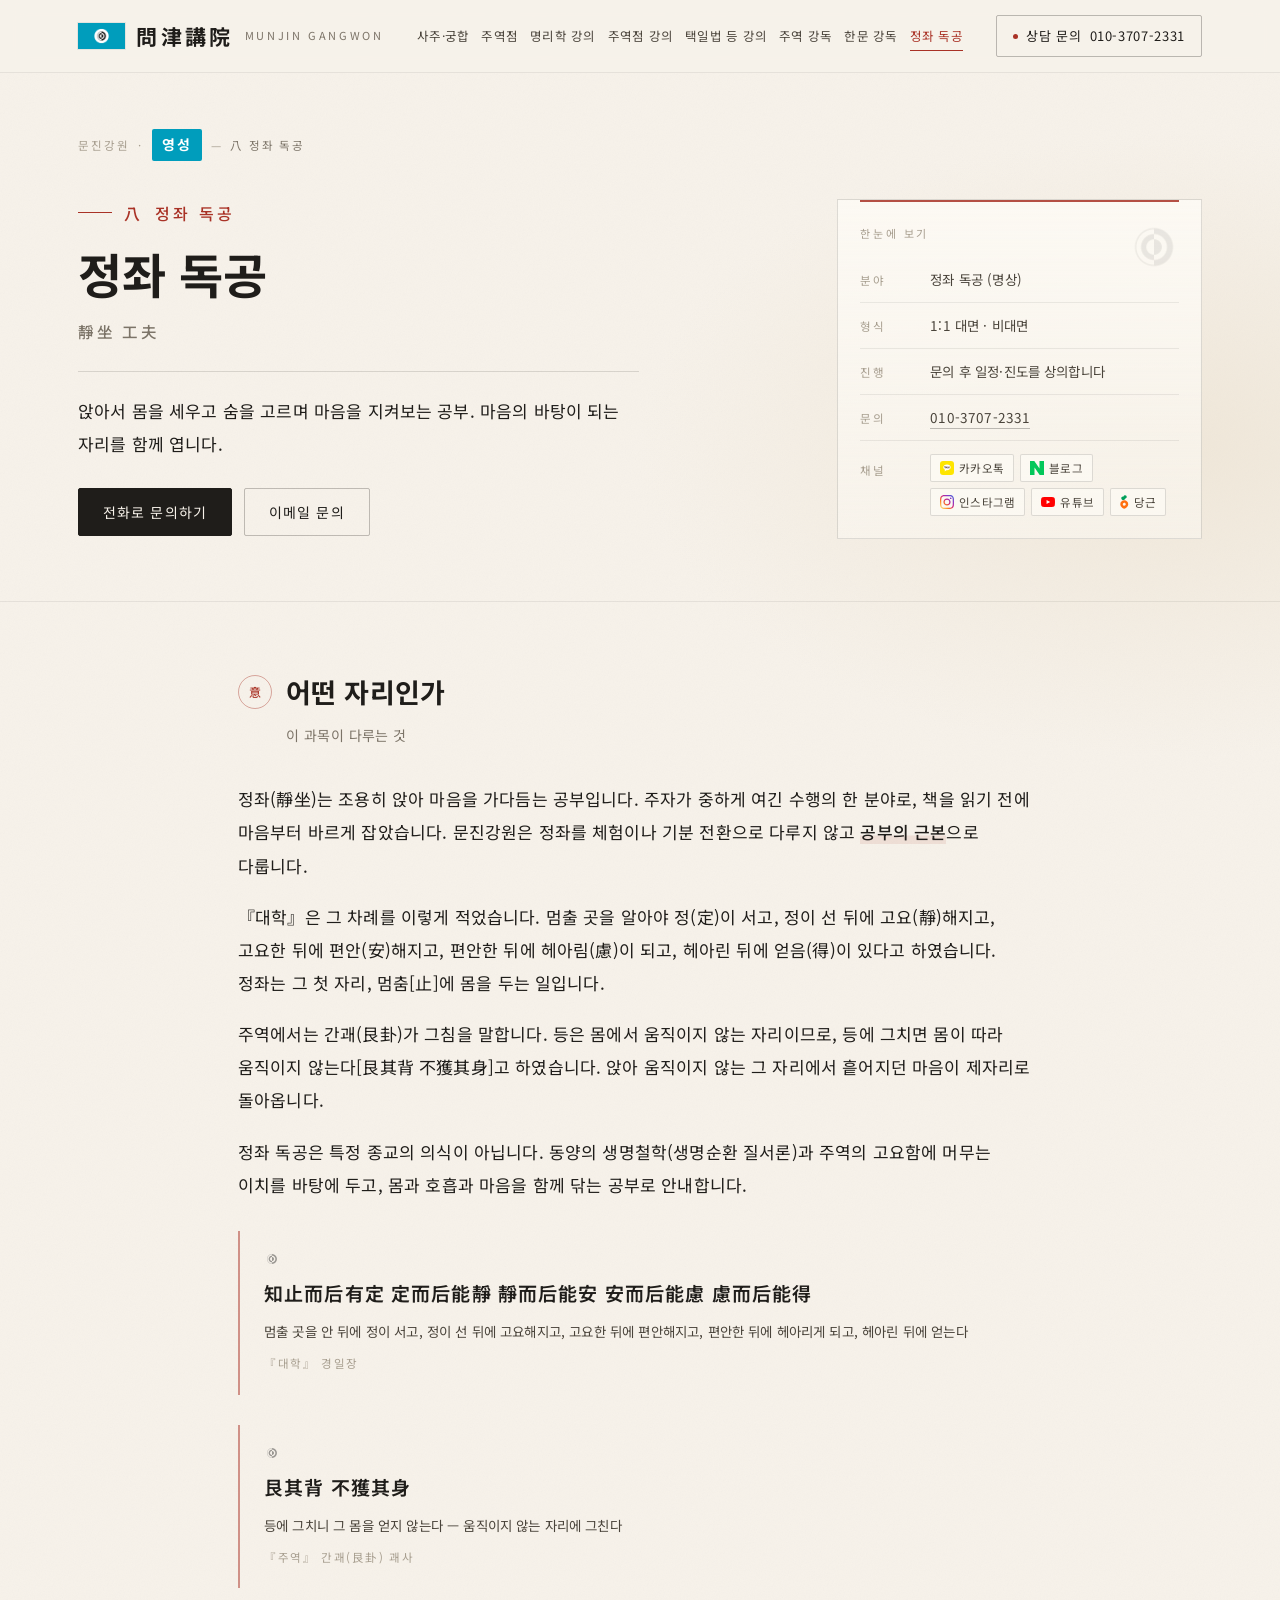
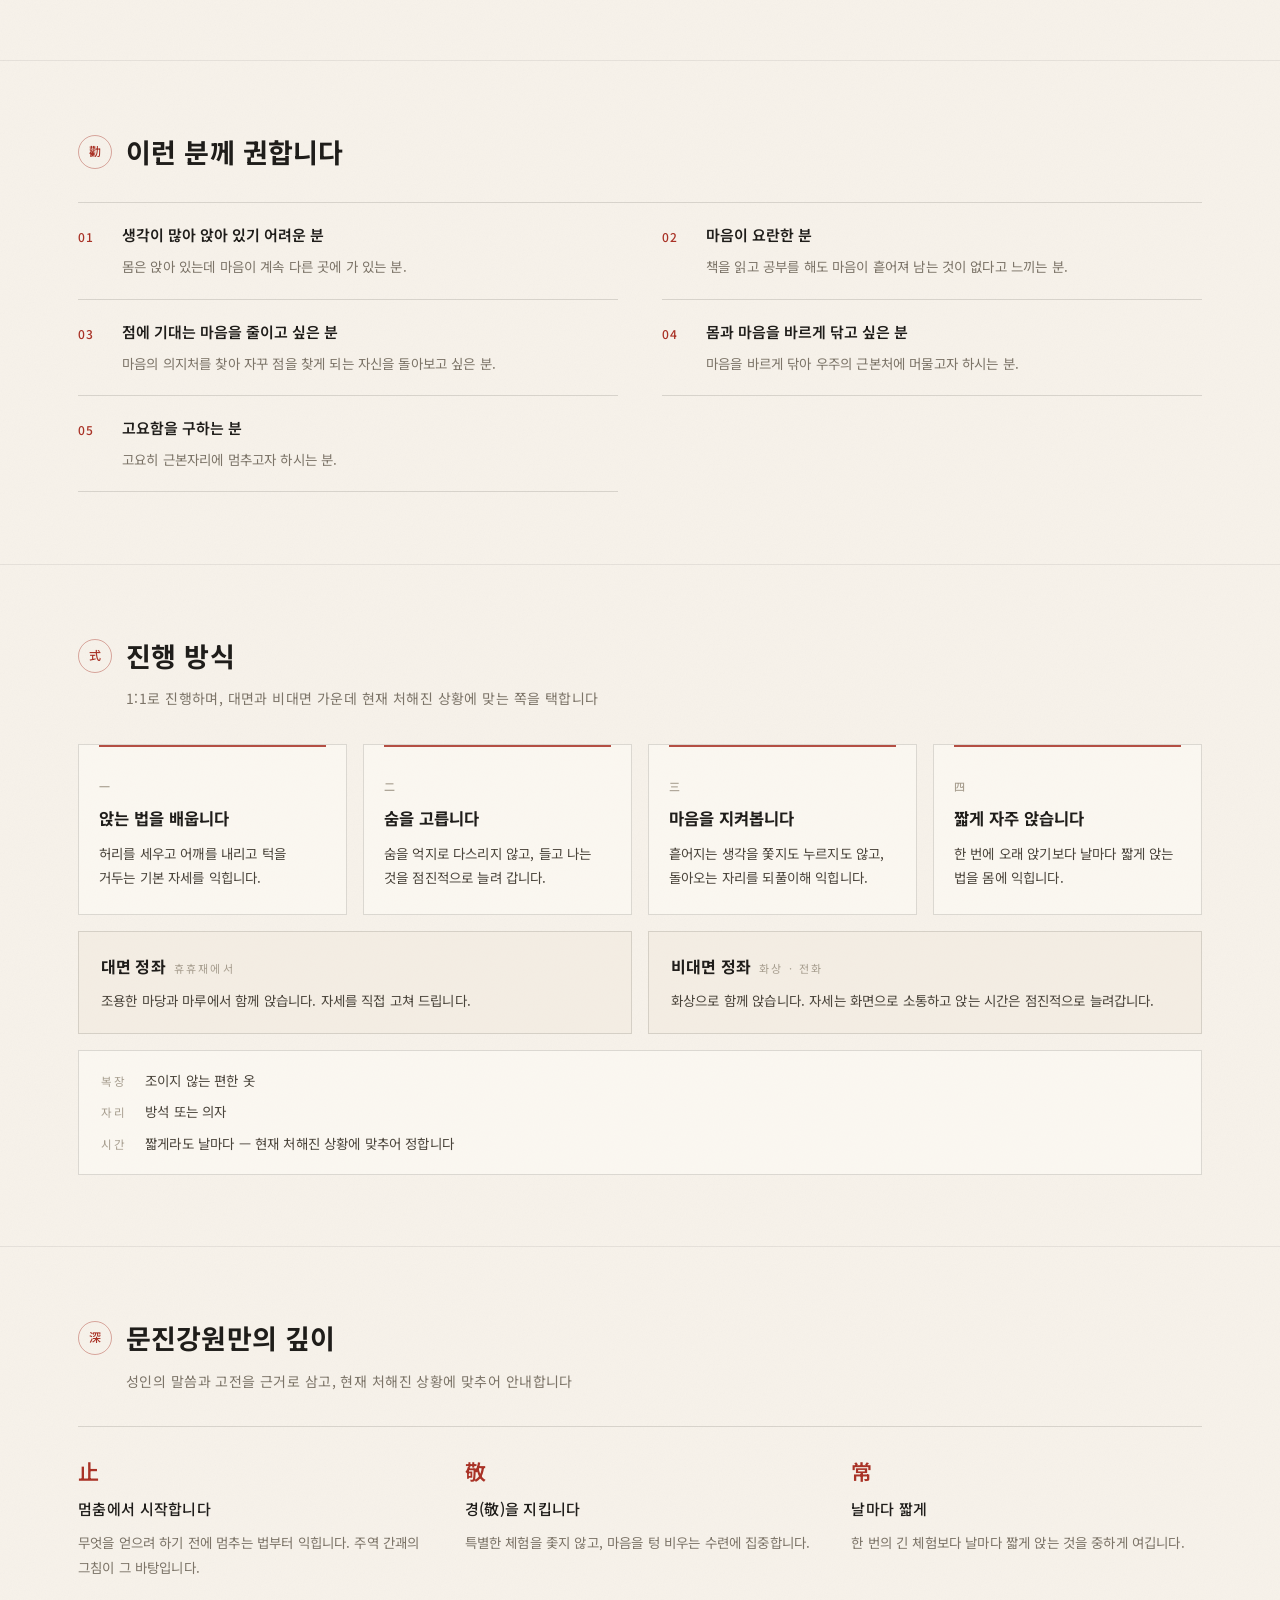
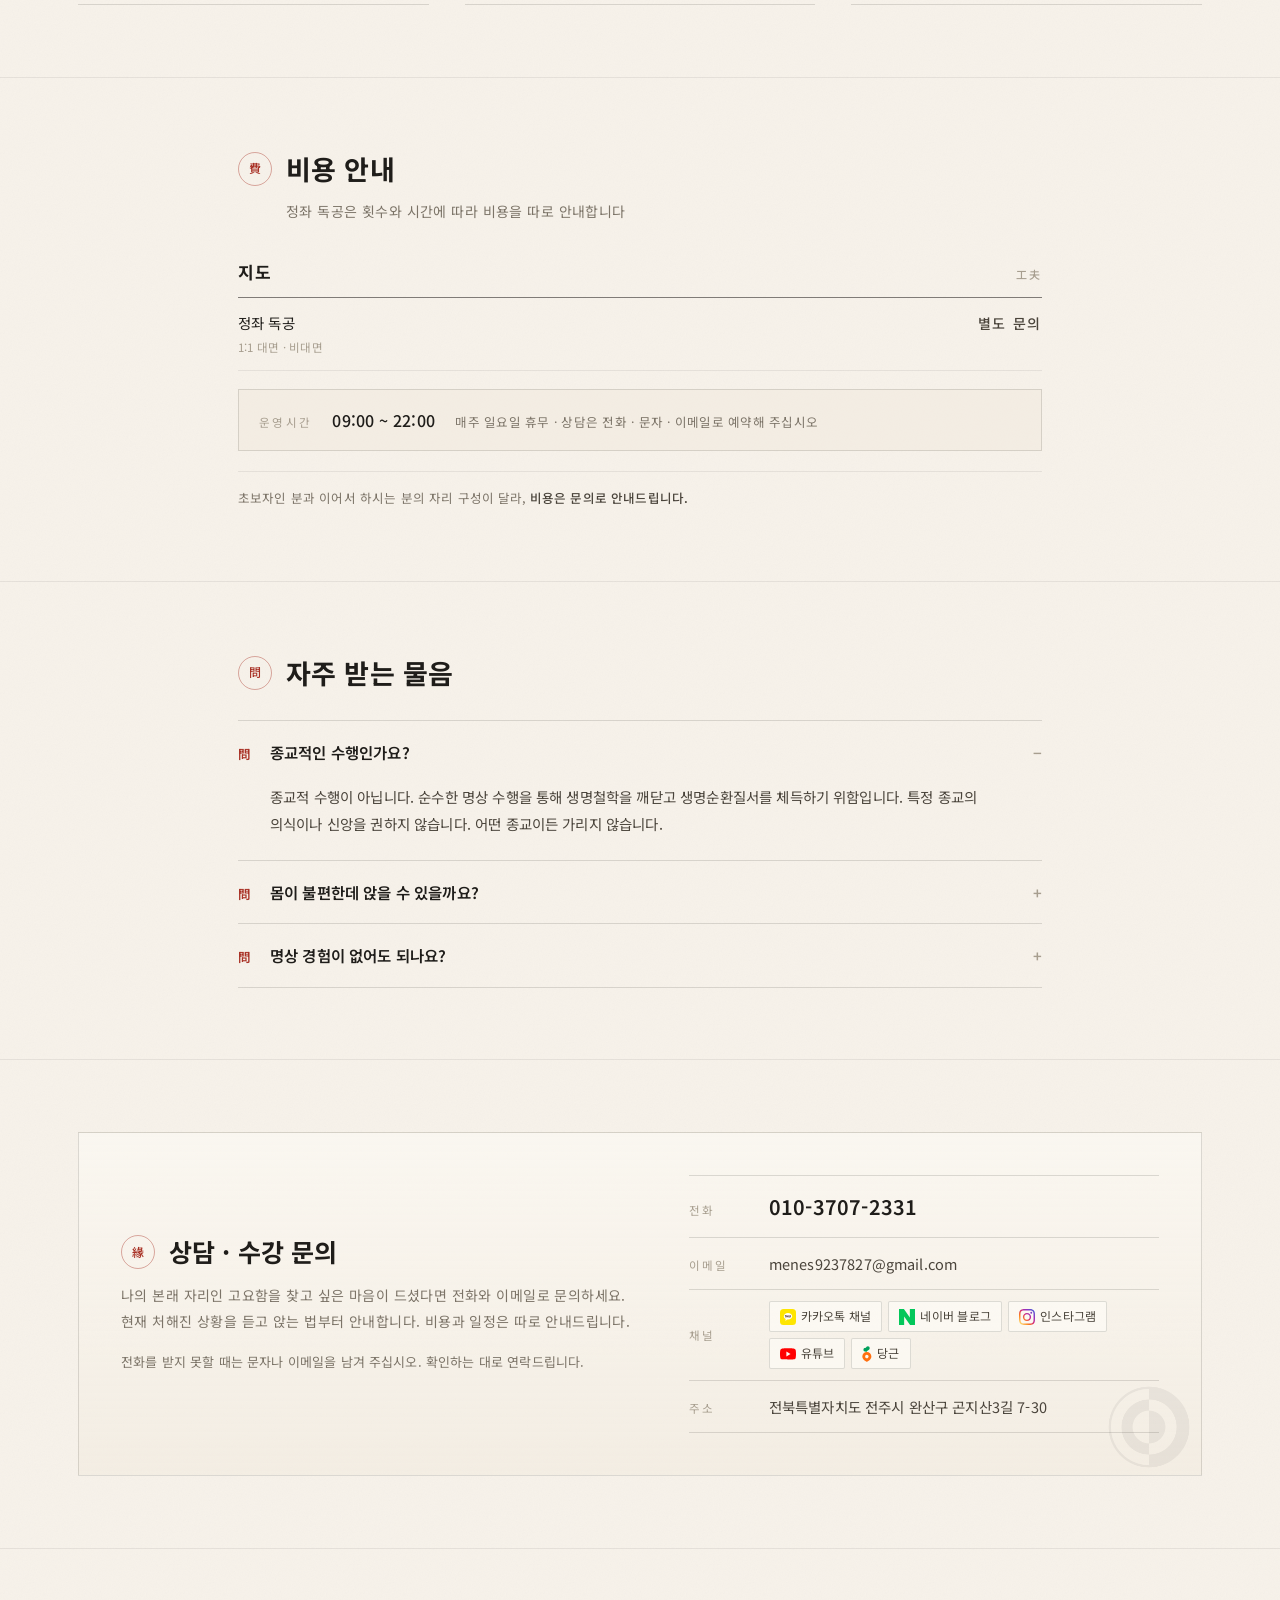
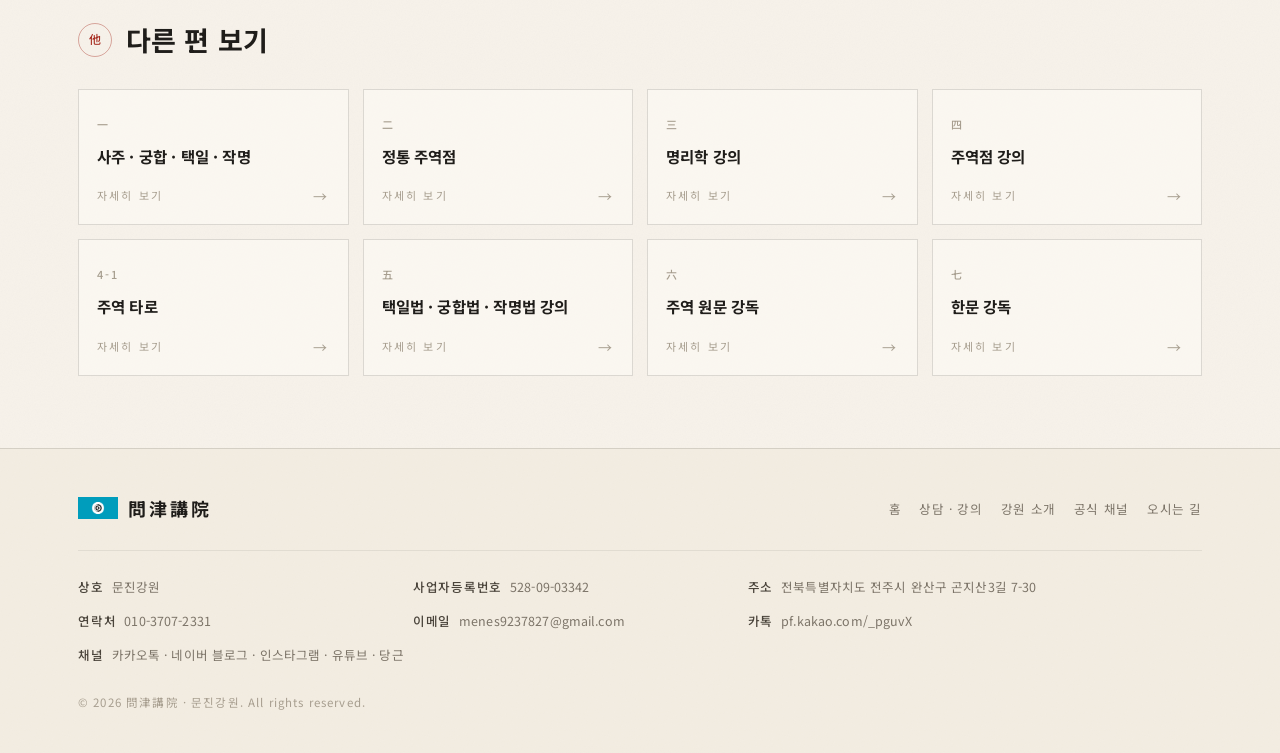
<file: meditation.html>
<!DOCTYPE html>
<html lang="ko">
<head>
<meta charset="utf-8">
<meta name="viewport" content="width=device-width, initial-scale=1">
<title>정좌 독공 · 問津講院 문진강원</title>
<meta name="description" content="전주 문진강원의 정좌 독공(명상). 동양의 생명철학·생명순환 질서론과 주역 간괘의 그침 이치를 바탕으로 몸과 숨과 마음을 세우는 공부. 1:1 대면·비대면.">
<meta name="theme-color" content="#F7F2EA">
<link rel="icon" type="image/png" href="assets/favicon.png">
<link rel="apple-touch-icon" href="assets/apple-touch-icon.png">

<meta property="og:type" content="article">
<meta property="og:title" content="정좌 독공 · 問津講院 문진강원">
<meta property="og:description" content="전주 문진강원의 정좌 독공(명상). 동양의 생명철학·생명순환 질서론과 주역 간괘의 그침 이치를 바탕으로 몸과 숨과 마음을 세우는 공부. 1:1 대면·비대면.">
<meta property="og:image" content="assets/hanok-yard.jpg">
<link rel="preconnect" href="https://fonts.googleapis.com">
<link rel="preconnect" href="https://fonts.gstatic.com" crossorigin>
<link href="https://fonts.googleapis.com/css2?family=Noto+Sans+KR:wght@300;400;500;600;700;800&display=swap" rel="stylesheet">
<link rel="stylesheet" href="assets/detail.css">
</head>
<body>
<a class="skip" href="#main">본문 바로가기</a>

<header class="site-header">
  <div class="wrap">
    <a class="brand" href="index.html" aria-label="문진강원 홈으로">
      <img class="flag brand-flag" src="assets/flag-sm.png" alt="" width="47" height="26">
      <span class="hanja">問津講院</span>
      <span class="romaji">Munjin Gangwon</span>
    </a>
    <nav class="partnav" aria-label="술수 · 학문 · 영성 여덟 편">
      <a href="saju.html">사주·궁합</a>
      <a href="juyeok.html">주역점</a>
      <a href="myeongri.html">명리학 강의</a>
      <a href="juyeok-class.html">주역점 강의</a>
      <a href="taegil-class.html">택일법 등 강의</a>
      <a href="juyeok-classics.html">주역 강독</a>
      <a href="hanmun.html">한문 강독</a>
      <a href="meditation.html" aria-current="page">정좌 독공</a>
    </nav>
    <a class="header-tel" href="tel:01037072331">
      <span class="dot" aria-hidden="true"></span><span class="label">상담 문의</span> 010-3707-2331
    </a>
  </div>
</header>

<main id="main">

  <section class="phero">
    <div class="wrap">
      <nav class="crumb" aria-label="위치">
        <a href="index.html">문진강원</a>
        <span aria-hidden="true">·</span>
        <a class="here" href="index.html#services">영성</a>
        <span class="dash" aria-hidden="true">—</span>
        <span class="now">八 정좌 독공</span>
      </nav>

      <div class="phero-grid">
        <div>
          <p class="num">八<span>정좌 독공</span></p>
          <h1>정좌 독공</h1>
          <p class="hanja-sub">靜坐 工夫</p>
          <p class="ph-lead">앉아서 몸을 세우고 숨을 고르며 마음을 지켜보는 공부. 마음의 바탕이 되는 자리를 함께 엽니다.</p>
          <div class="ph-actions">
            <a class="btn btn-solid" href="tel:01037072331">전화로 문의하기</a>
            <a class="btn btn-ghost" href="mailto:menes9237827@gmail.com">이메일 문의</a>
          </div>
        </div>

        <aside class="ph-card" aria-label="한눈에 보기">
          <span class="sym-wm card-wm" aria-hidden="true"></span>
          <p class="cap">한눈에 보기</p>
          <dl>
            <div><dt>분야</dt><dd>정좌 독공 (명상)</dd></div>
            <div><dt>형식</dt><dd>1:1 대면 · 비대면</dd></div>
            <div><dt>진행</dt><dd>문의 후 일정·진도를 상의합니다</dd></div>
            <div><dt>문의</dt><dd><a href="tel:01037072331">010-3707-2331</a></dd></div>
            <div><dt>채널</dt><dd class="ch-cell"><div class="chips">
              <a href="https://pf.kakao.com/_pguvX" target="_blank" rel="noopener"><span class="ic" aria-hidden="true"><svg width="14" height="14" viewBox="0 0 32 32" xmlns="http://www.w3.org/2000/svg"><rect width="32" height="32" rx="7" fill="#FEE500"/><g transform="translate(5.6 4.9) scale(0.867)"><path fill="#FFFFFF" d="M12 18.75c-.591 0-1.1697-.0413-1.7317-.1209-.5626.3965-3.813 2.6797-4.1198 2.7225 0 0-.1258.0489-.2328-.0141s-.0876-.2282-.0876-.2282c.0322-.2198.8426-3.0183.992-3.5333-2.7452-1.36-4.5701-3.7686-4.5701-6.5135C2.25 6.8168 6.6152 3.375 12 3.375s9.75 3.4418 9.75 7.6875c0 4.2457-4.3652 7.6875-9.75 7.6875z"/><path fill="#3C1E1E" d="M8.0496 9.8672h-.8777v3.3417c0 .2963-.2523.5372-.5625.5372s-.5625-.2409-.5625-.5372V9.8672h-.8777c-.3044 0-.552-.2471-.552-.5508s.2477-.5508.552-.5508h2.8804c.3044 0 .552.2471.552.5508s-.2477.5508-.552.5508zm10.9879 2.9566a.558.558 0 0 1 .108.4167.5588.5588 0 0 1-.2183.371.5572.5572 0 0 1-.3383.1135.558.558 0 0 1-.4493-.2236l-1.3192-1.7479-.1952.1952v1.2273a.5635.5635 0 0 1-.5627.5628.563.563 0 0 1-.5625-.5625V9.3281c0-.3102.2523-.5625.5625-.5625s.5625.2523.5625.5625v1.209l1.5694-1.5694c.0807-.0807.1916-.1252.312-.1252.1404 0 .2814.0606.3871.1661.0985.0984.1573.2251.1654.3566.0082.1327-.036.2542-.1241.3425l-1.2818 1.2817 1.3845 1.8344zm-8.3502-3.5023c-.095-.2699-.3829-.5475-.7503-.5557-.3663.0083-.6542.2858-.749.5551l-1.3455 3.5415c-.1708.5305-.0217.7272.1333.7988a.8568.8568 0 0 0 .3576.0776c.2346 0 .4139-.0952.4678-.2481l.2787-.7297 1.7152.0001.2785.7292c.0541.1532.2335.2484.4681.2484a.8601.8601 0 0 0 .3576-.0775c.1551-.0713.3041-.2681.1329-.7999l-1.3449-3.5398zm-1.3116 2.4433l.5618-1.5961.5618 1.5961H9.3757zm5.9056 1.3836c0 .2843-.2418.5156-.5391.5156h-1.8047c-.2973 0-.5391-.2314-.5391-.5156V9.3281c0-.3102.2576-.5625.5742-.5625s.5742.2523.5742.5625v3.3047h1.1953c.2974 0 .5392.2314.5392.5156z"/></g></svg></span><span>카카오톡</span></a>
              <a href="https://blog.naver.com/menes01" target="_blank" rel="noopener"><span class="ic" aria-hidden="true"><svg width="14" height="14" viewBox="0 0 24 24" xmlns="http://www.w3.org/2000/svg"><path fill="#03C75A" d="M16.273 12.845 7.376 0H0v24h7.726V11.156L16.624 24H24V0h-7.727v12.845Z"/></svg></span><span>블로그</span></a>
              <a href="https://www.instagram.com/futura.saju/" target="_blank" rel="noopener"><span class="ic" aria-hidden="true"><svg width="14" height="14" viewBox="0 0 24 24" xmlns="http://www.w3.org/2000/svg"><defs><linearGradient id="igCard2" x1="2" y1="22" x2="22" y2="2" gradientUnits="userSpaceOnUse"><stop offset="0" stop-color="#FEDA75"/><stop offset=".28" stop-color="#FA7E1E"/><stop offset=".52" stop-color="#D62976"/><stop offset=".74" stop-color="#962FBF"/><stop offset="1" stop-color="#4F5BD5"/></linearGradient></defs><path fill="url(#igCard2)" d="M7.0301.084c-1.2768.0602-2.1487.264-2.911.5634-.7888.3075-1.4575.72-2.1228 1.3877-.6652.6677-1.075 1.3368-1.3802 2.127-.2954.7638-.4956 1.6365-.552 2.914-.0564 1.2775-.0689 1.6882-.0626 4.947.0062 3.2586.0206 3.6671.0825 4.9473.061 1.2765.264 2.1482.5635 2.9107.308.7889.72 1.4573 1.388 2.1228.6679.6655 1.3365 1.0743 2.1285 1.38.7632.295 1.6361.4961 2.9134.552 1.2773.056 1.6884.069 4.9462.0627 3.2578-.0062 3.668-.0207 4.9478-.0814 1.28-.0607 2.147-.2652 2.9098-.5633.7889-.3086 1.4578-.72 2.1228-1.3881.665-.6682 1.0745-1.3378 1.3795-2.1284.2957-.7632.4966-1.636.552-2.9124.056-1.2809.0692-1.6898.063-4.948-.0063-3.2583-.021-3.6668-.0817-4.9465-.0607-1.2797-.264-2.1487-.5633-2.9117-.3084-.7889-.72-1.4568-1.3876-2.1228C21.2982 1.33 20.628.9208 19.8378.6165 19.074.321 18.2017.1197 16.9244.0645 15.6471.0093 15.236-.005 11.977.0014 8.718.0076 8.31.0215 7.0301.0839m.1402 21.6932c-1.17-.0509-1.8053-.2453-2.2287-.408-.5606-.216-.96-.4771-1.3819-.895-.422-.4178-.6811-.8186-.9-1.378-.1644-.4234-.3624-1.058-.4171-2.228-.0595-1.2645-.072-1.6442-.079-4.848-.007-3.2037.0053-3.583.0607-4.848.05-1.169.2456-1.805.408-2.2282.216-.5613.4762-.96.895-1.3816.4188-.4217.8184-.6814 1.3783-.9003.423-.1651 1.0575-.3614 2.227-.4171 1.2655-.06 1.6447-.072 4.848-.079 3.2033-.007 3.5835.005 4.8495.0608 1.169.0508 1.8053.2445 2.228.408.5608.216.96.4754 1.3816.895.4217.4194.6816.8176.9005 1.3787.1653.4217.3617 1.056.4169 2.2263.0602 1.2655.0739 1.645.0796 4.848.0058 3.203-.0055 3.5834-.061 4.848-.051 1.17-.245 1.8055-.408 2.2294-.216.5604-.4763.96-.8954 1.3814-.419.4215-.8181.6811-1.3783.9-.4224.1649-1.0577.3617-2.2262.4174-1.2656.0595-1.6448.072-4.8493.079-3.2045.007-3.5825-.006-4.848-.0608M16.953 5.5864A1.44 1.44 0 1 0 18.39 4.144a1.44 1.44 0 0 0-1.437 1.4424M5.8385 12.012c.0067 3.4032 2.7706 6.1557 6.173 6.1493 3.4026-.0065 6.157-2.7701 6.1506-6.1733-.0065-3.4032-2.771-6.1565-6.174-6.1498-3.403.0067-6.156 2.771-6.1496 6.1738M8 12.0077a4 4 0 1 1 4.008 3.9921A3.9996 3.9996 0 0 1 8 12.0077"/></svg></span><span>인스타그램</span></a>
              <a href="https://www.youtube.com/@미래사주" target="_blank" rel="noopener"><span class="ic" aria-hidden="true"><svg width="14" height="14" viewBox="0 0 24 24" xmlns="http://www.w3.org/2000/svg"><path fill="#FF0000" d="M23.498 6.186a3.016 3.016 0 0 0-2.122-2.136C19.505 3.545 12 3.545 12 3.545s-7.505 0-9.377.505A3.017 3.017 0 0 0 .502 6.186C0 8.07 0 12 0 12s0 3.93.502 5.814a3.016 3.016 0 0 0 2.122 2.136c1.871.505 9.376.505 9.376.505s7.505 0 9.377-.505a3.015 3.015 0 0 0 2.122-2.136C24 15.93 24 12 24 12s0-3.93-.502-5.814zM9.545 15.568V8.432L15.818 12l-6.273 3.568z"/></svg></span><span>유튜브</span></a>
              <a href="https://www.daangn.com/kr/local-profile/%EB%AC%B8%EC%A7%84%EA%B0%95%EC%9B%90-46cbgq1tn4zh/" target="_blank" rel="noopener"><span class="ic" aria-hidden="true"><svg width="8.5" height="14" viewBox="10.4 3.8 19.7 32.4" xmlns="http://www.w3.org/2000/svg"><path fill="#FF6F0F" d="M20.269 15.922c-5.093 0-9.221 4.002-9.221 9.046 0 6.973 9.246 10.674 9.22 10.664-.025.01 9.222-3.69 9.222-10.664 0-5.044-4.129-9.046-9.221-9.046Zm0 12.707c-.69 0-1.365-.203-1.94-.583a3.468 3.468 0 0 1-1.285-1.551 3.426 3.426 0 0 1 .757-3.767 3.52 3.52 0 0 1 3.804-.75 3.482 3.482 0 0 1 1.567 1.274 3.432 3.432 0 0 1-.434 4.365 3.52 3.52 0 0 1-2.469 1.012Z"/><path fill="#00A05B" d="M22.345 4.399c-2.152 0-3.65 1.489-3.886 3.242-2.87-.785-5.118 1.368-5.118 3.751 0 1.818 1.258 3.286 2.943 3.763 1.357.384 3.799.098 3.799.098-.012-.587.534-1.232 1.376-1.82 2.396-1.669 4.271-2.455 4.56-4.732.304-2.376-1.482-4.302-3.674-4.302Z"/></svg></span><span>당근</span></a>
              </div></dd></div>
          </dl>
        </aside>
      </div>
    </div>
  </section>

  <section class="sec">
    <div class="wrap narrow">
      <h2 class="h2"><span class="hanja" aria-hidden="true">意</span>어떤 자리인가</h2>
      <p class="h2lead">이 과목이 다루는 것</p>
      <div class="prose">
          <p>정좌(靜坐)는 조용히 앉아 마음을 가다듬는 공부입니다. 주자가 중하게 여긴 수행의 한 분야로, 책을 읽기 전에 마음부터 바르게 잡았습니다. 문진강원은 정좌를 체험이나 기분 전환으로 다루지 않고 <strong>공부의 근본</strong>으로 다룹니다.</p>
          <p>『대학』은 그 차례를 이렇게 적었습니다. 멈출 곳을 알아야 정(定)이 서고, 정이 선 뒤에 고요(靜)해지고, 고요한 뒤에 편안(安)해지고, 편안한 뒤에 헤아림(慮)이 되고, 헤아린 뒤에 얻음(得)이 있다고 하였습니다. 정좌는 그 첫 자리, 멈춤[止]에 몸을 두는 일입니다.</p>
          <p>주역에서는 간괘(艮卦)가 그침을 말합니다. 등은 몸에서 움직이지 않는 자리이므로, 등에 그치면 몸이 따라 움직이지 않는다[艮其背 不獲其身]고 하였습니다. 앉아 움직이지 않는 그 자리에서 흩어지던 마음이 제자리로 돌아옵니다.</p>
          <p>정좌 독공은 특정 종교의 의식이 아닙니다. 동양의 생명철학(생명순환 질서론)과 주역의 고요함에 머무는 이치를 바탕에 두고, 몸과 호흡과 마음을 함께 닦는 공부로 안내합니다.</p>
          <blockquote class="quote">
            <img class="quote-sym" src="assets/symbol-ink.png" alt="" width="16" height="16">
            <p class="cn">知止而后有定 定而后能靜 靜而后能安 安而后能慮 慮而后能得</p>
            <p class="kr">멈출 곳을 안 뒤에 정이 서고, 정이 선 뒤에 고요해지고, 고요한 뒤에 편안해지고, 편안한 뒤에 헤아리게 되고, 헤아린 뒤에 얻는다</p>
            <p class="src">『대학』 경일장</p>
          </blockquote>
          <blockquote class="quote">
            <img class="quote-sym" src="assets/symbol-ink.png" alt="" width="16" height="16">
            <p class="cn">艮其背 不獲其身</p>
            <p class="kr">등에 그치니 그 몸을 얻지 않는다 — 움직이지 않는 자리에 그친다</p>
            <p class="src">『주역』 간괘(艮卦) 괘사</p>
          </blockquote>
      </div>
    </div>
  </section>

  <section class="sec">
    <div class="wrap">
      <h2 class="h2"><span class="hanja" aria-hidden="true">勸</span>이런 분께 권합니다</h2>
      <ul class="who">
            <li>
              <span class="n" aria-hidden="true">01</span>
              <div><h3>생각이 많아 앉아 있기 어려운 분</h3><p>몸은 앉아 있는데 마음이 계속 다른 곳에 가 있는 분.</p></div>
            </li>
            <li>
              <span class="n" aria-hidden="true">02</span>
              <div><h3>마음이 요란한 분</h3><p>책을 읽고 공부를 해도 마음이 흩어져 남는 것이 없다고 느끼는 분.</p></div>
            </li>
            <li>
              <span class="n" aria-hidden="true">03</span>
              <div><h3>점에 기대는 마음을 줄이고 싶은 분</h3><p>마음의 의지처를 찾아 자꾸 점을 찾게 되는 자신을 돌아보고 싶은 분.</p></div>
            </li>
            <li>
              <span class="n" aria-hidden="true">04</span>
              <div><h3>몸과 마음을 바르게 닦고 싶은 분</h3><p>마음을 바르게 닦아 우주의 근본처에 머물고자 하시는 분.</p></div>
            </li>
            <li>
              <span class="n" aria-hidden="true">05</span>
              <div><h3>고요함을 구하는 분</h3><p>고요히 근본자리에 멈추고자 하시는 분.</p></div>
            </li>
      </ul>
    </div>
  </section>

  <section class="sec">
    <div class="wrap">
      <h2 class="h2"><span class="hanja" aria-hidden="true">式</span>진행 방식</h2>
      <p class="h2lead">1:1로 진행하며, 대면과 비대면 가운데 현재 처해진 상황에 맞는 쪽을 택합니다</p>
      <ol class="steps">
          <li class="step">
            <p class="k">一</p>
            <h3>앉는 법을 배웁니다</h3>
            <p>허리를 세우고 어깨를 내리고 턱을 거두는 기본 자세를 익힙니다.</p>
          </li>
          <li class="step">
            <p class="k">二</p>
            <h3>숨을 고릅니다</h3>
            <p>숨을 억지로 다스리지 않고, 들고 나는 것을 점진적으로 늘려 갑니다.</p>
          </li>
          <li class="step">
            <p class="k">三</p>
            <h3>마음을 지켜봅니다</h3>
            <p>흩어지는 생각을 쫓지도 누르지도 않고, 돌아오는 자리를 되풀이해 익힙니다.</p>
          </li>
          <li class="step">
            <p class="k">四</p>
            <h3>짧게 자주 앉습니다</h3>
            <p>한 번에 오래 앉기보다 날마다 짧게 앉는 법을 몸에 익힙니다.</p>
          </li>
      </ol>
      <div class="two-track">
          <div class="track">
            <h3>대면 정좌<span>휴휴재에서</span></h3>
            <p>조용한 마당과 마루에서 함께 앉습니다. 자세를 직접 고쳐 드립니다.</p>
          </div>
          <div class="track">
            <h3>비대면 정좌<span>화상 · 전화</span></h3>
            <p>화상으로 함께 앉습니다. 자세는 화면으로 소통하고 앉는 시간은 점진적으로 늘려갑니다.</p>
          </div>
      </div>
      <div class="prepare">
          <span class="lb">복장</span><span>조이지 않는 편한 옷</span>
          <span class="lb">자리</span><span>방석 또는 의자</span>
          <span class="lb">시간</span><span>짧게라도 날마다 — 현재 처해진 상황에 맞추어 정합니다</span>
      </div>
    </div>
  </section>

  <section class="sec">
    <div class="wrap">
      <h2 class="h2"><span class="hanja" aria-hidden="true">深</span>문진강원만의 깊이</h2>
      <p class="h2lead">성인의 말씀과 고전을 근거로 삼고, 현재 처해진 상황에 맞추어 안내합니다</p>
      <ul class="depths">
          <li>
            <p class="k" aria-hidden="true">止</p>
            <h3>멈춤에서 시작합니다</h3>
            <p>무엇을 얻으려 하기 전에 멈추는 법부터 익힙니다. 주역 간괘의 그침이 그 바탕입니다.</p>
          </li>
          <li>
            <p class="k" aria-hidden="true">敬</p>
            <h3>경(敬)을 지킵니다</h3>
            <p>특별한 체험을 좇지 않고, 마음을 텅 비우는 수련에 집중합니다.</p>
          </li>
          <li>
            <p class="k" aria-hidden="true">常</p>
            <h3>날마다 짧게</h3>
            <p>한 번의 긴 체험보다 날마다 짧게 앉는 것을 중하게 여깁니다.</p>
          </li>
      </ul>
    </div>
  </section>

  <section class="sec">
    <div class="wrap narrow">
      <h2 class="h2"><span class="hanja" aria-hidden="true">費</span>비용 안내</h2>
      <p class="h2lead">정좌 독공은 횟수와 시간에 따라 비용을 따로 안내합니다</p>

      <div class="fee-block">
        <div class="fee-head"><h3>지도</h3><span class="han">工夫</span></div>
        <ul class="fee-list">
          <li><span class="nm">정좌 독공<em>1:1 대면 · 비대면</em></span><span class="pr q">별도 문의</span></li>
        </ul>
      </div>

      <div class="hours">
        <span class="lb">운영시간</span>
        <span class="v">09:00 ~ 22:00</span>
        <span class="sub">매주 일요일 휴무 · 상담은 전화 · 문자 · 이메일로 예약해 주십시오</span>
      </div>

      <p class="fee-foot">초보자인 분과 이어서 하시는 분의 자리 구성이 달라, <b>비용은 문의로 안내드립니다.</b></p>
    </div>
  </section>

  <section class="sec">
    <div class="wrap narrow">
      <h2 class="h2"><span class="hanja" aria-hidden="true">問</span>자주 받는 물음</h2>
      <div class="faq">
          <details open>
            <summary><span class="q" aria-hidden="true">問</span><span>종교적인 수행인가요?</span></summary>
            <div class="a">종교적 수행이 아닙니다. 순수한 명상 수행을 통해 생명철학을 깨닫고 생명순환질서를 체득하기 위함입니다. 특정 종교의 의식이나 신앙을 권하지 않습니다. 어떤 종교이든 가리지 않습니다.</div>
          </details>
          <details>
            <summary><span class="q" aria-hidden="true">問</span><span>몸이 불편한데 앉을 수 있을까요?</span></summary>
            <div class="a">자세는 현재 처해진 상황에 맞추어 조정합니다. 의자에 앉아서도, 다리를 뻗고 앉아서도 할 수 있습니다.</div>
          </details>
          <details>
            <summary><span class="q" aria-hidden="true">問</span><span>명상 경험이 없어도 되나요?</span></summary>
            <div class="a">네. 앉는 법과 숨 고르는 법부터 시작합니다. 경험이 없으실수록 처음 자세를 제대로 배우는 편이 좋습니다.</div>
          </details>
      </div>
    </div>
  </section>

  <section class="sec">
    <div class="wrap">
      <div class="cta-band">
        <span class="sym-wm cta-wm" aria-hidden="true"></span>
        <div>
          <h2 class="h2"><span class="hanja" aria-hidden="true">緣</span>상담 · 수강 문의</h2>
          <p class="h2lead">나의 본래 자리인 고요함을 찾고 싶은 마음이 드셨다면 전화와 이메일로 문의하세요. 현재 처해진 상황을 듣고 앉는 법부터 안내합니다. 비용과 일정은 따로 안내드립니다.</p>
          <p class="cta-note">전화를 받지 못할 때는 문자나 이메일을 남겨 주십시오. 확인하는 대로 연락드립니다.</p>
        </div>
        <ul class="cta-list">
          <li><span class="lb">전화</span><a class="big" href="tel:01037072331">010-3707-2331</a></li>
          <li><span class="lb">이메일</span><a href="mailto:menes9237827@gmail.com">menes9237827@gmail.com</a></li>
          <li class="ch-row"><span class="lb">채널</span><div class="chips">
              <a href="https://pf.kakao.com/_pguvX" target="_blank" rel="noopener"><span class="ic" aria-hidden="true"><svg width="16" height="16" viewBox="0 0 32 32" xmlns="http://www.w3.org/2000/svg"><rect width="32" height="32" rx="7" fill="#FEE500"/><g transform="translate(5.6 4.9) scale(0.867)"><path fill="#FFFFFF" d="M12 18.75c-.591 0-1.1697-.0413-1.7317-.1209-.5626.3965-3.813 2.6797-4.1198 2.7225 0 0-.1258.0489-.2328-.0141s-.0876-.2282-.0876-.2282c.0322-.2198.8426-3.0183.992-3.5333-2.7452-1.36-4.5701-3.7686-4.5701-6.5135C2.25 6.8168 6.6152 3.375 12 3.375s9.75 3.4418 9.75 7.6875c0 4.2457-4.3652 7.6875-9.75 7.6875z"/><path fill="#3C1E1E" d="M8.0496 9.8672h-.8777v3.3417c0 .2963-.2523.5372-.5625.5372s-.5625-.2409-.5625-.5372V9.8672h-.8777c-.3044 0-.552-.2471-.552-.5508s.2477-.5508.552-.5508h2.8804c.3044 0 .552.2471.552.5508s-.2477.5508-.552.5508zm10.9879 2.9566a.558.558 0 0 1 .108.4167.5588.5588 0 0 1-.2183.371.5572.5572 0 0 1-.3383.1135.558.558 0 0 1-.4493-.2236l-1.3192-1.7479-.1952.1952v1.2273a.5635.5635 0 0 1-.5627.5628.563.563 0 0 1-.5625-.5625V9.3281c0-.3102.2523-.5625.5625-.5625s.5625.2523.5625.5625v1.209l1.5694-1.5694c.0807-.0807.1916-.1252.312-.1252.1404 0 .2814.0606.3871.1661.0985.0984.1573.2251.1654.3566.0082.1327-.036.2542-.1241.3425l-1.2818 1.2817 1.3845 1.8344zm-8.3502-3.5023c-.095-.2699-.3829-.5475-.7503-.5557-.3663.0083-.6542.2858-.749.5551l-1.3455 3.5415c-.1708.5305-.0217.7272.1333.7988a.8568.8568 0 0 0 .3576.0776c.2346 0 .4139-.0952.4678-.2481l.2787-.7297 1.7152.0001.2785.7292c.0541.1532.2335.2484.4681.2484a.8601.8601 0 0 0 .3576-.0775c.1551-.0713.3041-.2681.1329-.7999l-1.3449-3.5398zm-1.3116 2.4433l.5618-1.5961.5618 1.5961H9.3757zm5.9056 1.3836c0 .2843-.2418.5156-.5391.5156h-1.8047c-.2973 0-.5391-.2314-.5391-.5156V9.3281c0-.3102.2576-.5625.5742-.5625s.5742.2523.5742.5625v3.3047h1.1953c.2974 0 .5392.2314.5392.5156z"/></g></svg></span><span>카카오톡 채널</span></a>
              <a href="https://blog.naver.com/menes01" target="_blank" rel="noopener"><span class="ic" aria-hidden="true"><svg width="16" height="16" viewBox="0 0 24 24" xmlns="http://www.w3.org/2000/svg"><path fill="#03C75A" d="M16.273 12.845 7.376 0H0v24h7.726V11.156L16.624 24H24V0h-7.727v12.845Z"/></svg></span><span>네이버 블로그</span></a>
              <a href="https://www.instagram.com/futura.saju/" target="_blank" rel="noopener"><span class="ic" aria-hidden="true"><svg width="16" height="16" viewBox="0 0 24 24" xmlns="http://www.w3.org/2000/svg"><defs><linearGradient id="igCta2" x1="2" y1="22" x2="22" y2="2" gradientUnits="userSpaceOnUse"><stop offset="0" stop-color="#FEDA75"/><stop offset=".28" stop-color="#FA7E1E"/><stop offset=".52" stop-color="#D62976"/><stop offset=".74" stop-color="#962FBF"/><stop offset="1" stop-color="#4F5BD5"/></linearGradient></defs><path fill="url(#igCta2)" d="M7.0301.084c-1.2768.0602-2.1487.264-2.911.5634-.7888.3075-1.4575.72-2.1228 1.3877-.6652.6677-1.075 1.3368-1.3802 2.127-.2954.7638-.4956 1.6365-.552 2.914-.0564 1.2775-.0689 1.6882-.0626 4.947.0062 3.2586.0206 3.6671.0825 4.9473.061 1.2765.264 2.1482.5635 2.9107.308.7889.72 1.4573 1.388 2.1228.6679.6655 1.3365 1.0743 2.1285 1.38.7632.295 1.6361.4961 2.9134.552 1.2773.056 1.6884.069 4.9462.0627 3.2578-.0062 3.668-.0207 4.9478-.0814 1.28-.0607 2.147-.2652 2.9098-.5633.7889-.3086 1.4578-.72 2.1228-1.3881.665-.6682 1.0745-1.3378 1.3795-2.1284.2957-.7632.4966-1.636.552-2.9124.056-1.2809.0692-1.6898.063-4.948-.0063-3.2583-.021-3.6668-.0817-4.9465-.0607-1.2797-.264-2.1487-.5633-2.9117-.3084-.7889-.72-1.4568-1.3876-2.1228C21.2982 1.33 20.628.9208 19.8378.6165 19.074.321 18.2017.1197 16.9244.0645 15.6471.0093 15.236-.005 11.977.0014 8.718.0076 8.31.0215 7.0301.0839m.1402 21.6932c-1.17-.0509-1.8053-.2453-2.2287-.408-.5606-.216-.96-.4771-1.3819-.895-.422-.4178-.6811-.8186-.9-1.378-.1644-.4234-.3624-1.058-.4171-2.228-.0595-1.2645-.072-1.6442-.079-4.848-.007-3.2037.0053-3.583.0607-4.848.05-1.169.2456-1.805.408-2.2282.216-.5613.4762-.96.895-1.3816.4188-.4217.8184-.6814 1.3783-.9003.423-.1651 1.0575-.3614 2.227-.4171 1.2655-.06 1.6447-.072 4.848-.079 3.2033-.007 3.5835.005 4.8495.0608 1.169.0508 1.8053.2445 2.228.408.5608.216.96.4754 1.3816.895.4217.4194.6816.8176.9005 1.3787.1653.4217.3617 1.056.4169 2.2263.0602 1.2655.0739 1.645.0796 4.848.0058 3.203-.0055 3.5834-.061 4.848-.051 1.17-.245 1.8055-.408 2.2294-.216.5604-.4763.96-.8954 1.3814-.419.4215-.8181.6811-1.3783.9-.4224.1649-1.0577.3617-2.2262.4174-1.2656.0595-1.6448.072-4.8493.079-3.2045.007-3.5825-.006-4.848-.0608M16.953 5.5864A1.44 1.44 0 1 0 18.39 4.144a1.44 1.44 0 0 0-1.437 1.4424M5.8385 12.012c.0067 3.4032 2.7706 6.1557 6.173 6.1493 3.4026-.0065 6.157-2.7701 6.1506-6.1733-.0065-3.4032-2.771-6.1565-6.174-6.1498-3.403.0067-6.156 2.771-6.1496 6.1738M8 12.0077a4 4 0 1 1 4.008 3.9921A3.9996 3.9996 0 0 1 8 12.0077"/></svg></span><span>인스타그램</span></a>
              <a href="https://www.youtube.com/@미래사주" target="_blank" rel="noopener"><span class="ic" aria-hidden="true"><svg width="16" height="16" viewBox="0 0 24 24" xmlns="http://www.w3.org/2000/svg"><path fill="#FF0000" d="M23.498 6.186a3.016 3.016 0 0 0-2.122-2.136C19.505 3.545 12 3.545 12 3.545s-7.505 0-9.377.505A3.017 3.017 0 0 0 .502 6.186C0 8.07 0 12 0 12s0 3.93.502 5.814a3.016 3.016 0 0 0 2.122 2.136c1.871.505 9.376.505 9.376.505s7.505 0 9.377-.505a3.015 3.015 0 0 0 2.122-2.136C24 15.93 24 12 24 12s0-3.93-.502-5.814zM9.545 15.568V8.432L15.818 12l-6.273 3.568z"/></svg></span><span>유튜브</span></a>
              <a href="https://www.daangn.com/kr/local-profile/%EB%AC%B8%EC%A7%84%EA%B0%95%EC%9B%90-46cbgq1tn4zh/" target="_blank" rel="noopener"><span class="ic" aria-hidden="true"><svg width="9.7" height="16" viewBox="10.4 3.8 19.7 32.4" xmlns="http://www.w3.org/2000/svg"><path fill="#FF6F0F" d="M20.269 15.922c-5.093 0-9.221 4.002-9.221 9.046 0 6.973 9.246 10.674 9.22 10.664-.025.01 9.222-3.69 9.222-10.664 0-5.044-4.129-9.046-9.221-9.046Zm0 12.707c-.69 0-1.365-.203-1.94-.583a3.468 3.468 0 0 1-1.285-1.551 3.426 3.426 0 0 1 .757-3.767 3.52 3.52 0 0 1 3.804-.75 3.482 3.482 0 0 1 1.567 1.274 3.432 3.432 0 0 1-.434 4.365 3.52 3.52 0 0 1-2.469 1.012Z"/><path fill="#00A05B" d="M22.345 4.399c-2.152 0-3.65 1.489-3.886 3.242-2.87-.785-5.118 1.368-5.118 3.751 0 1.818 1.258 3.286 2.943 3.763 1.357.384 3.799.098 3.799.098-.012-.587.534-1.232 1.376-1.82 2.396-1.669 4.271-2.455 4.56-4.732.304-2.376-1.482-4.302-3.674-4.302Z"/></svg></span><span>당근</span></a>
              </div></li>
          <li><span class="lb">주소</span><span>전북특별자치도 전주시 완산구 곤지산3길 7-30</span></li>
        </ul>
      </div>
    </div>
  </section>

  <section class="sec">
    <div class="wrap">
      <h2 class="h2"><span class="hanja" aria-hidden="true">他</span>다른 편 보기</h2>
      <div class="pager eight">
          <a class="pg" href="saju.html">
            <span>
              <span class="pn">一</span>
              <h3>사주 · 궁합 · 택일 · 작명</h3>
            </span>
            <span class="go"><span>자세히 보기</span><span class="arrow" aria-hidden="true">→</span></span>
          </a>

          <a class="pg" href="juyeok.html">
            <span>
              <span class="pn">二</span>
              <h3>정통 주역점</h3>
            </span>
            <span class="go"><span>자세히 보기</span><span class="arrow" aria-hidden="true">→</span></span>
          </a>

          <a class="pg" href="myeongri.html">
            <span>
              <span class="pn">三</span>
              <h3>명리학 강의</h3>
            </span>
            <span class="go"><span>자세히 보기</span><span class="arrow" aria-hidden="true">→</span></span>
          </a>

          <a class="pg" href="juyeok-class.html">
            <span>
              <span class="pn">四</span>
              <h3>주역점 강의</h3>
            </span>
            <span class="go"><span>자세히 보기</span><span class="arrow" aria-hidden="true">→</span></span>
          </a>

          <a class="pg" href="juyeok-tarot.html">
            <span>
              <span class="pn">4-1</span>
              <h3>주역 타로</h3>
            </span>
            <span class="go"><span>자세히 보기</span><span class="arrow" aria-hidden="true">→</span></span>
          </a>

          <a class="pg" href="taegil-class.html">
            <span>
              <span class="pn">五</span>
              <h3>택일법 · 궁합법 · 작명법 강의</h3>
            </span>
            <span class="go"><span>자세히 보기</span><span class="arrow" aria-hidden="true">→</span></span>
          </a>

          <a class="pg" href="juyeok-classics.html">
            <span>
              <span class="pn">六</span>
              <h3>주역 원문 강독</h3>
            </span>
            <span class="go"><span>자세히 보기</span><span class="arrow" aria-hidden="true">→</span></span>
          </a>

          <a class="pg" href="hanmun.html">
            <span>
              <span class="pn">七</span>
              <h3>한문 강독</h3>
            </span>
            <span class="go"><span>자세히 보기</span><span class="arrow" aria-hidden="true">→</span></span>
          </a>
      </div>
    </div>
  </section>

</main>

<footer class="site-footer">
  <div class="wrap">
    <div class="footer-top">
      <span class="footer-brand"><img class="footer-flag" src="assets/flag-sm.png" alt="문진강원 강원기" width="40" height="22">問津講院</span>
      <nav class="footer-nav" aria-label="바닥글 메뉴">
        <a href="index.html">홈</a>
        <a href="index.html#services">상담 · 강의</a>
        <a href="index.html#about">강원 소개</a>
        <a href="index.html#channels">공식 채널</a>
        <a href="index.html#visit">오시는 길</a>
      </nav>
    </div>

    <div class="biz">
      <p><b>상호</b>문진강원</p>
      <p><b>사업자등록번호</b>528-09-03342</p>
      <p><b>주소</b>전북특별자치도 전주시 완산구 곤지산3길 7-30</p>
      <p><b>연락처</b><a href="tel:01037072331">010-3707-2331</a></p>
      <p><b>이메일</b><a href="mailto:menes9237827@gmail.com">menes9237827@gmail.com</a></p>
      <p><b>카톡</b><a href="https://pf.kakao.com/_pguvX" target="_blank" rel="noopener">pf.kakao.com/_pguvX</a></p>
      <p class="biz-ch"><b>채널</b><a href="https://pf.kakao.com/_pguvX" target="_blank" rel="noopener">카카오톡</a> · <a href="https://blog.naver.com/menes01" target="_blank" rel="noopener">네이버 블로그</a> · <a href="https://www.instagram.com/futura.saju/" target="_blank" rel="noopener">인스타그램</a> · <a href="https://www.youtube.com/@미래사주" target="_blank" rel="noopener">유튜브</a> · <a href="https://www.daangn.com/kr/local-profile/%EB%AC%B8%EC%A7%84%EA%B0%95%EC%9B%90-46cbgq1tn4zh/" target="_blank" rel="noopener">당근</a></p>
    </div>

    <div class="copyright">
      <span>© 2026 問津講院 · 문진강원. All rights reserved.</span>
    </div>
  </div>
</footer>

</body>
</html>
</file>
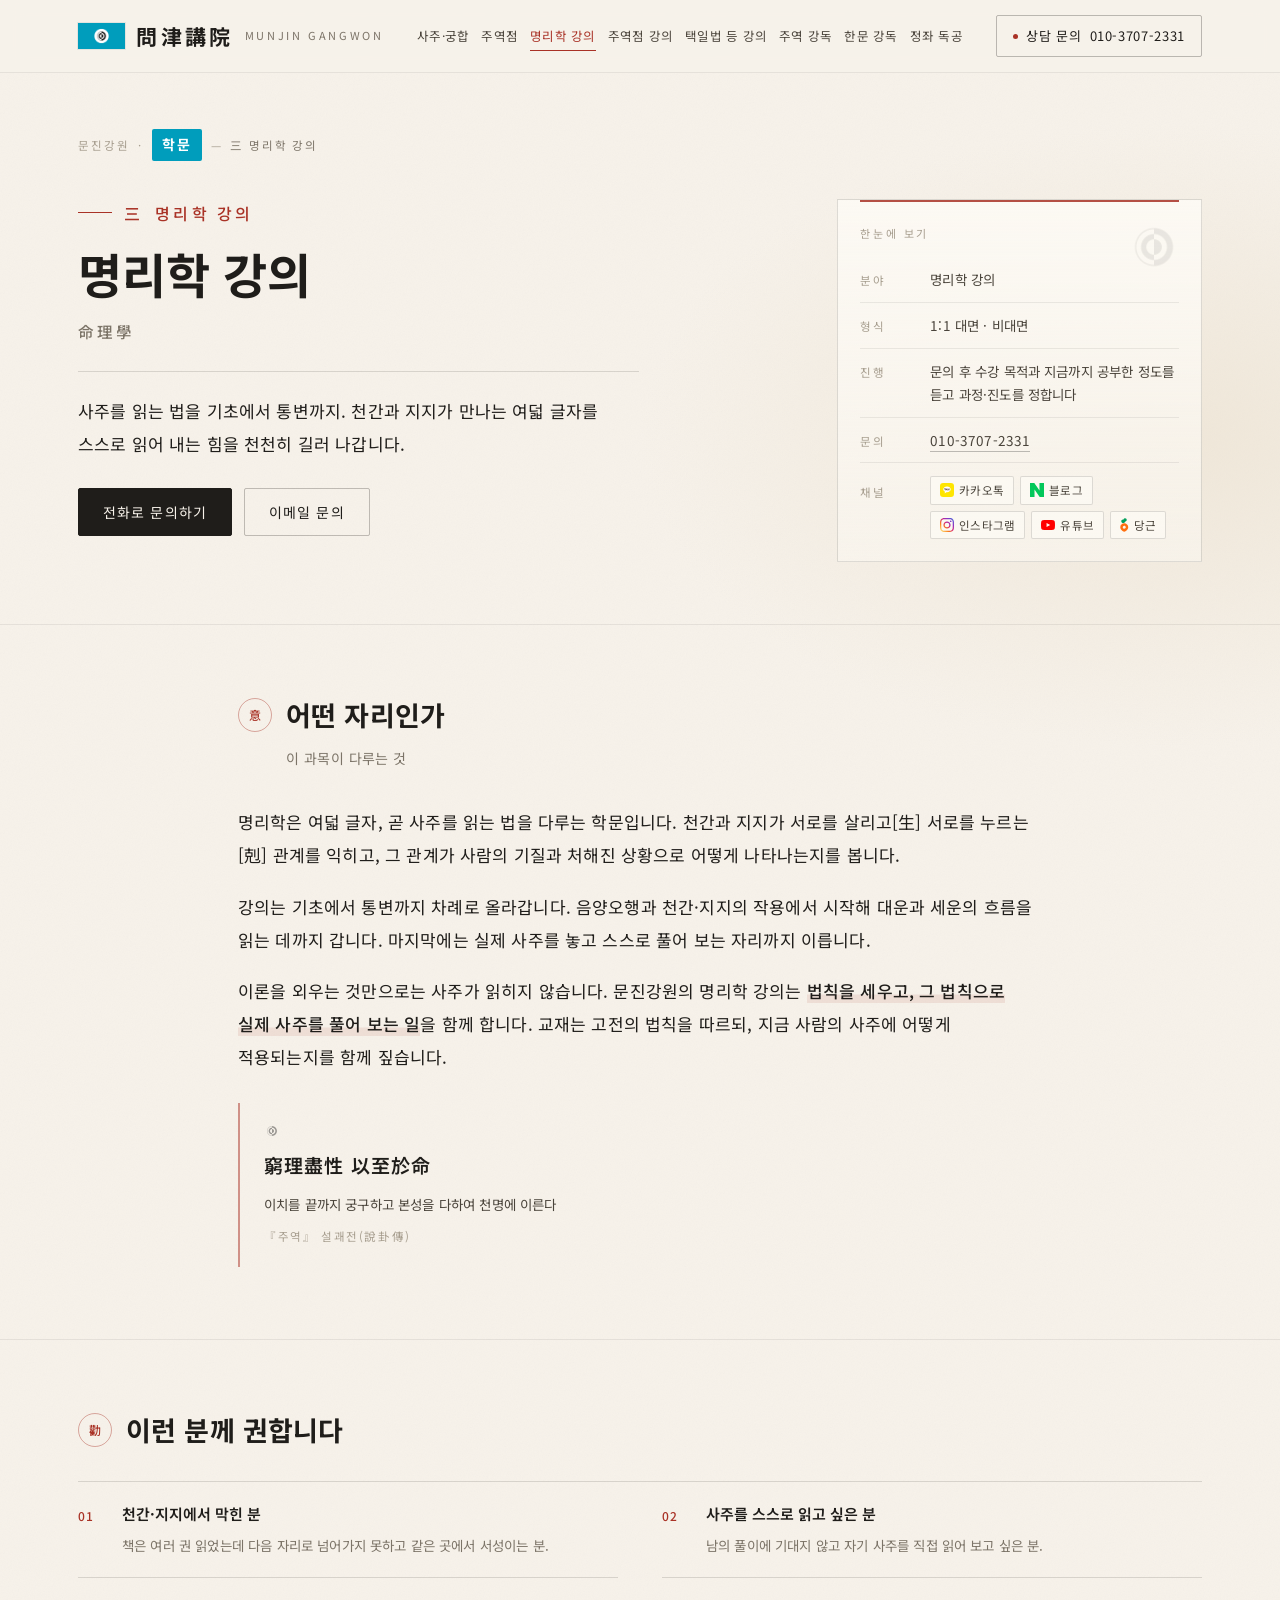
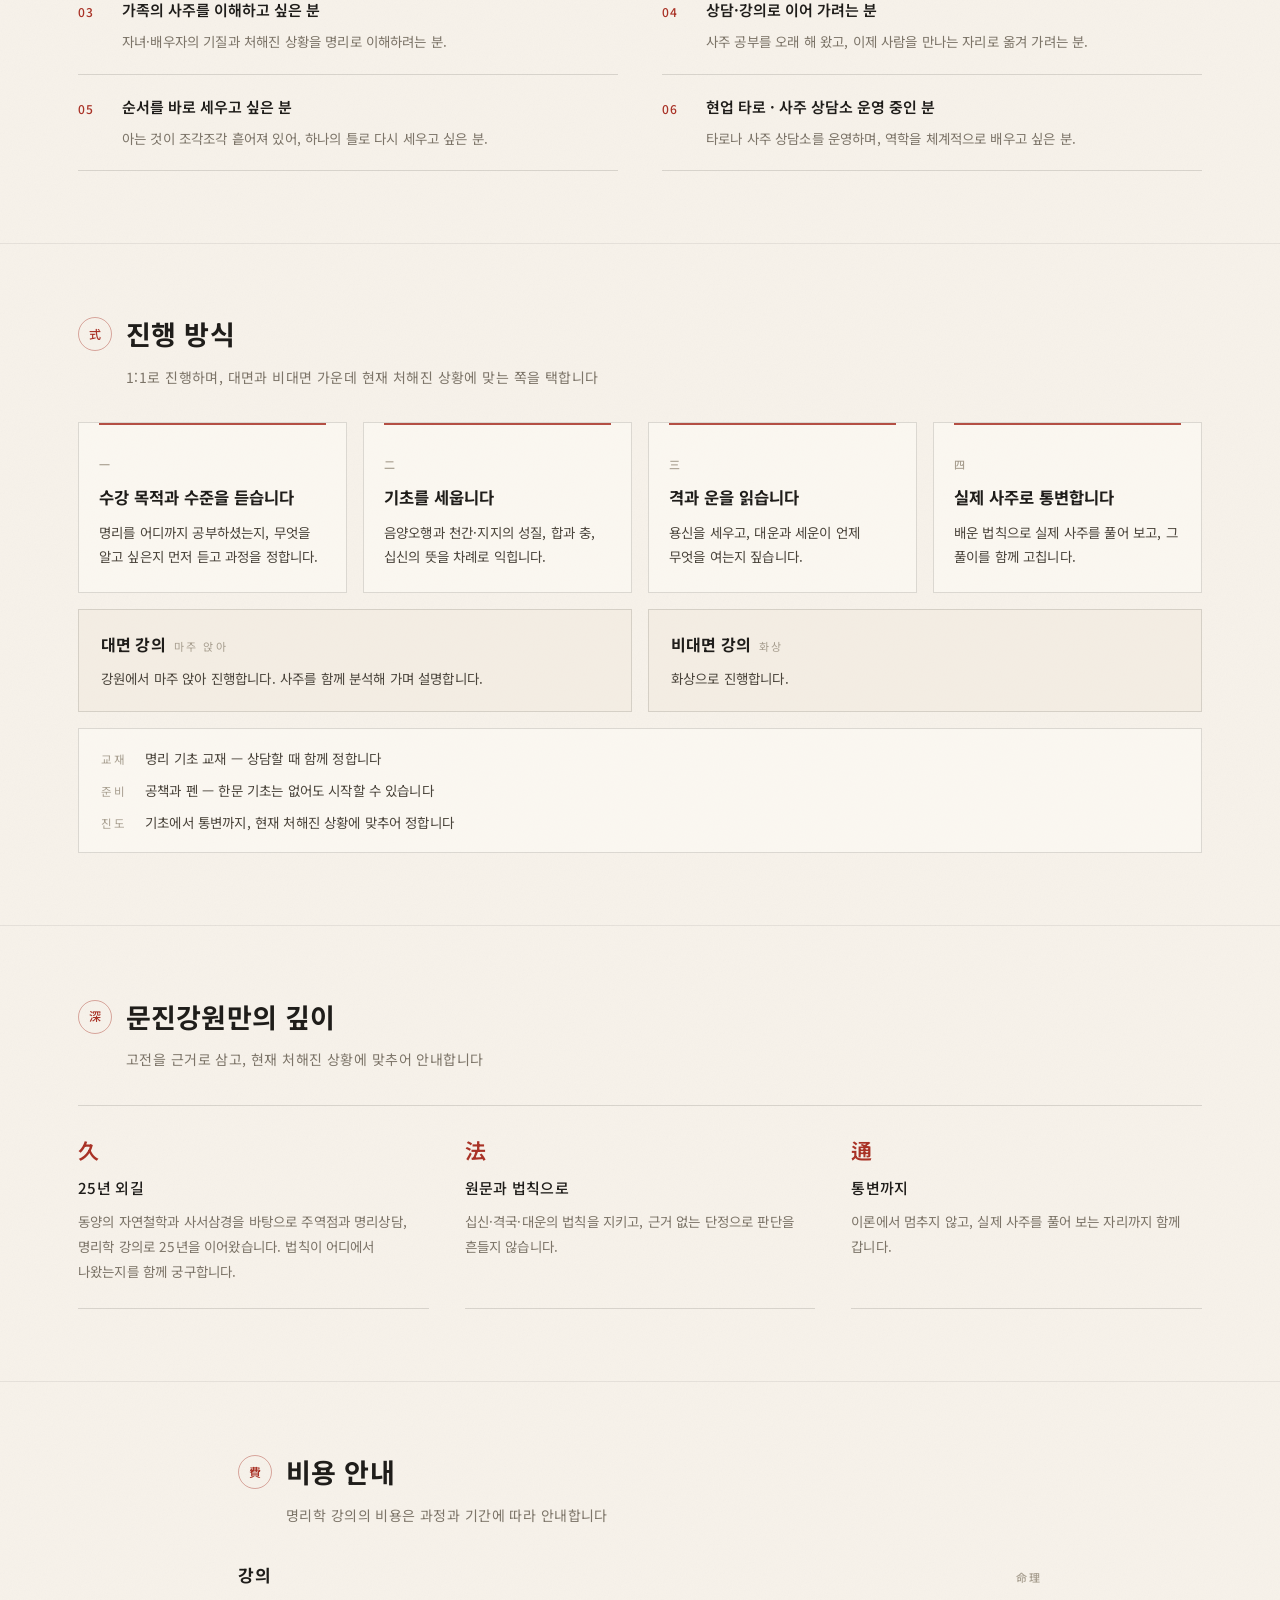
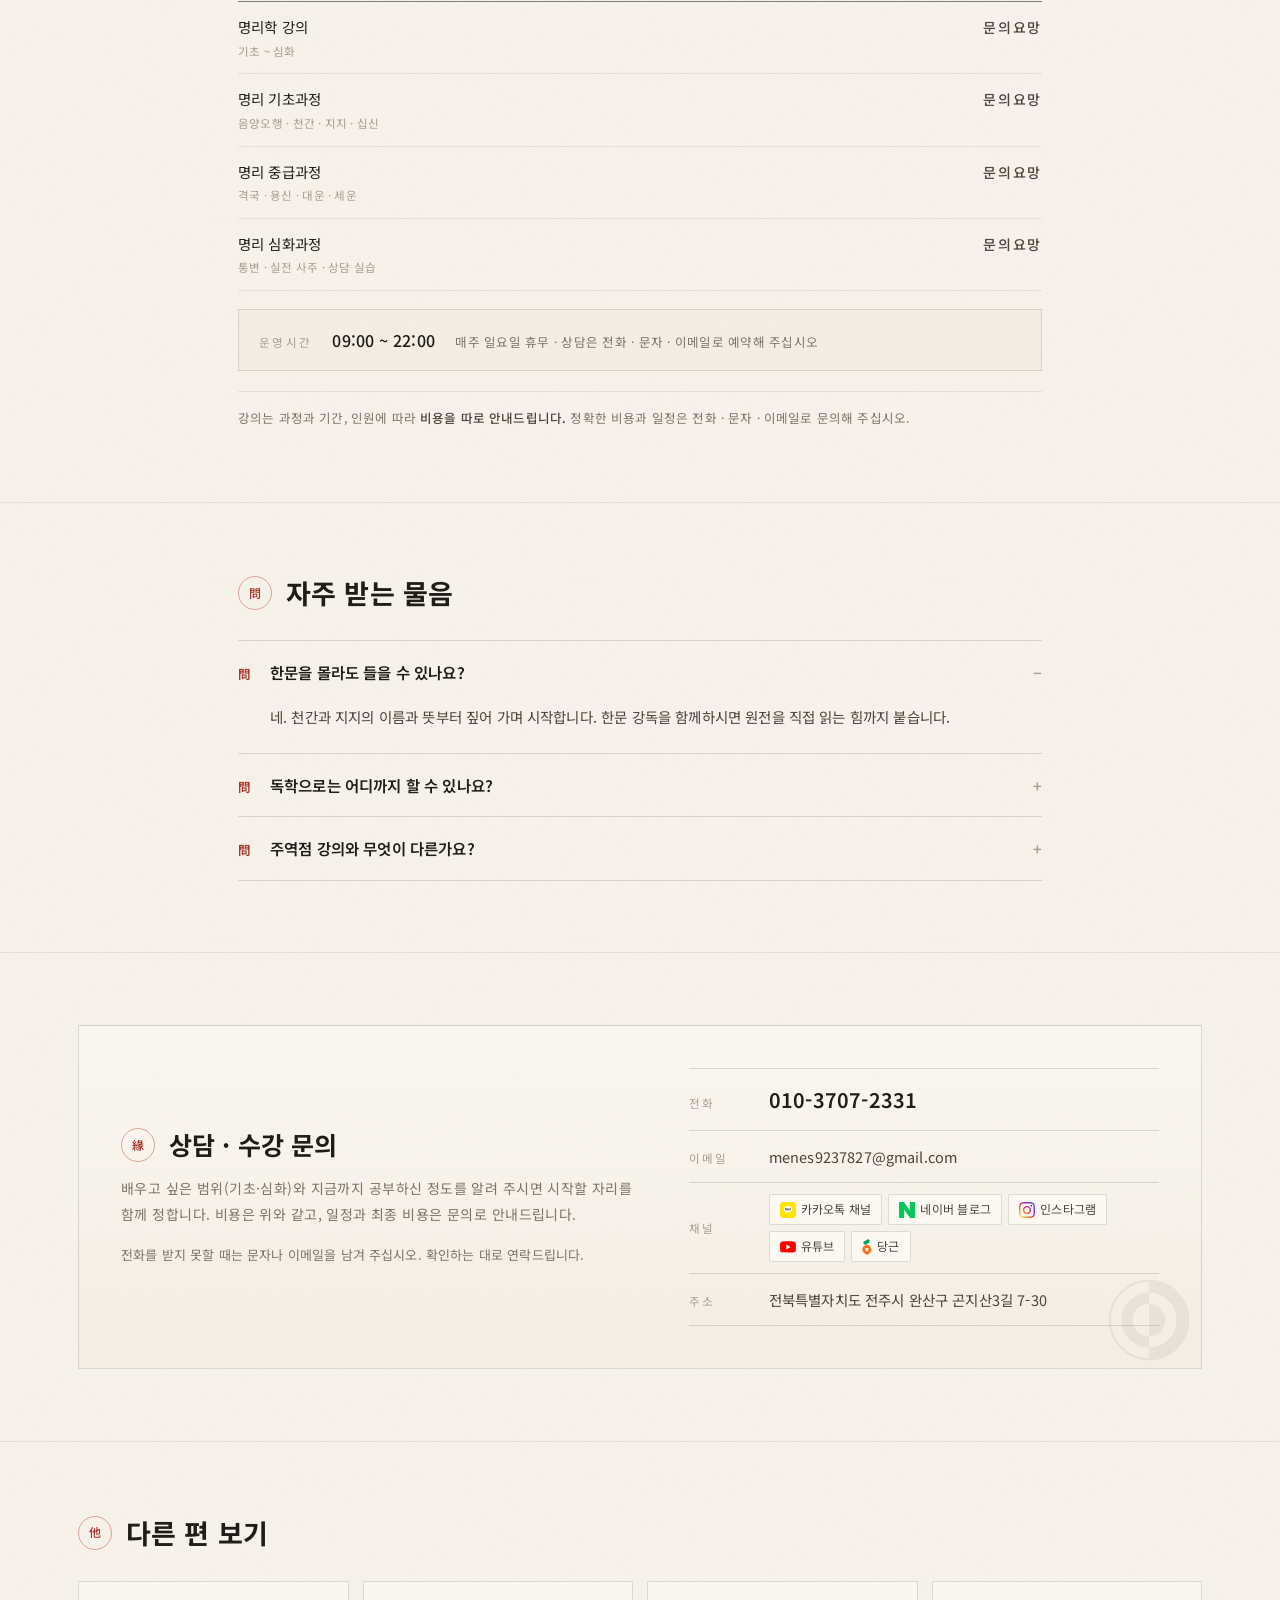
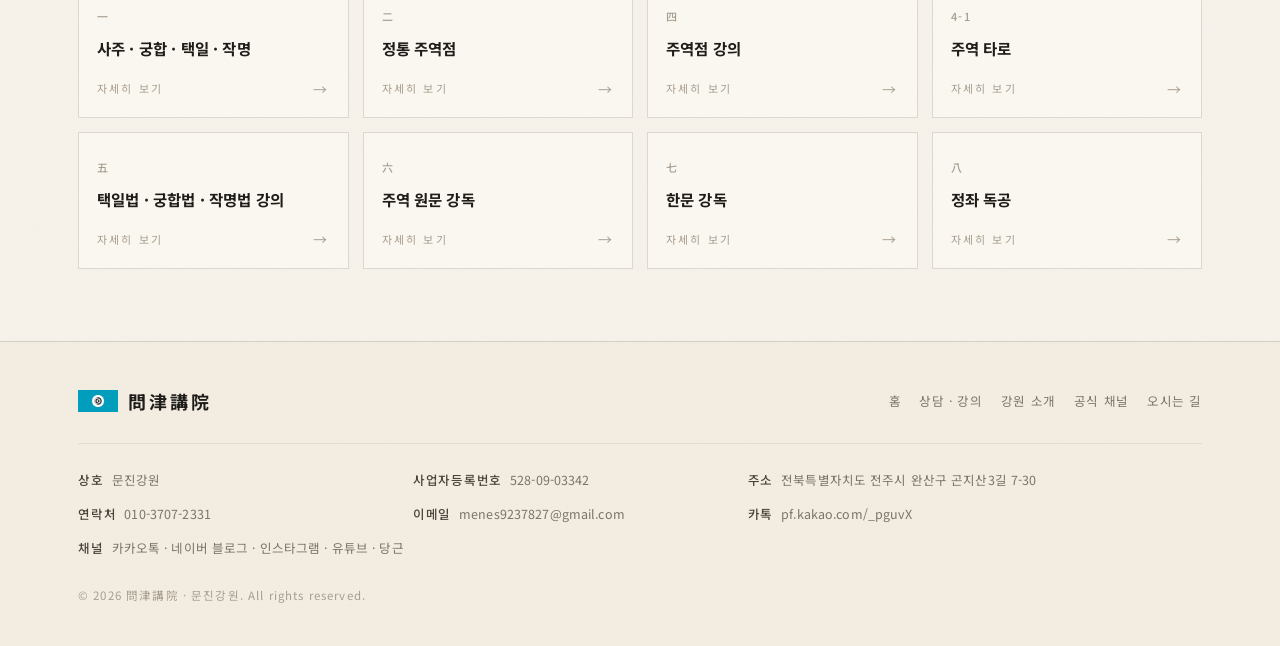
<file: myeongri.html>
<!DOCTYPE html>
<html lang="ko">
<head>
<meta charset="utf-8">
<meta name="viewport" content="width=device-width, initial-scale=1">
<title>명리학 강의 · 問津講院 문진강원</title>
<meta name="description" content="전주 문진강원의 명리학 강의. 음양오행과 천간·지지에서 십신·격국, 대운·세운과 통변까지, 사주를 스스로 읽는 힘을 천천히 길러 나가는 1:1 강의.">
<meta name="theme-color" content="#F7F2EA">
<link rel="icon" type="image/png" href="assets/favicon.png">
<link rel="apple-touch-icon" href="assets/apple-touch-icon.png">

<meta property="og:type" content="article">
<meta property="og:title" content="명리학 강의 · 問津講院 문진강원">
<meta property="og:description" content="전주 문진강원의 명리학 강의. 음양오행과 천간·지지에서 십신·격국, 대운·세운과 통변까지, 사주를 스스로 읽는 힘을 천천히 길러 나가는 1:1 강의.">
<meta property="og:image" content="assets/hanok-yard.jpg">
<link rel="preconnect" href="https://fonts.googleapis.com">
<link rel="preconnect" href="https://fonts.gstatic.com" crossorigin>
<link href="https://fonts.googleapis.com/css2?family=Noto+Sans+KR:wght@300;400;500;600;700;800&display=swap" rel="stylesheet">
<link rel="stylesheet" href="assets/detail.css">
</head>
<body>
<a class="skip" href="#main">본문 바로가기</a>

<header class="site-header">
  <div class="wrap">
    <a class="brand" href="index.html" aria-label="문진강원 홈으로">
      <img class="flag brand-flag" src="assets/flag-sm.png" alt="" width="47" height="26">
      <span class="hanja">問津講院</span>
      <span class="romaji">Munjin Gangwon</span>
    </a>
    <nav class="partnav" aria-label="술수 · 학문 · 영성 여덟 편">
      <a href="saju.html">사주·궁합</a>
      <a href="juyeok.html">주역점</a>
      <a href="myeongri.html" aria-current="page">명리학 강의</a>
      <a href="juyeok-class.html">주역점 강의</a>
      <a href="taegil-class.html">택일법 등 강의</a>
      <a href="juyeok-classics.html">주역 강독</a>
      <a href="hanmun.html">한문 강독</a>
      <a href="meditation.html">정좌 독공</a>
    </nav>
    <a class="header-tel" href="tel:01037072331">
      <span class="dot" aria-hidden="true"></span><span class="label">상담 문의</span> 010-3707-2331
    </a>
  </div>
</header>

<main id="main">

  <section class="phero">
    <div class="wrap">
      <nav class="crumb" aria-label="위치">
        <a href="index.html">문진강원</a>
        <span aria-hidden="true">·</span>
        <a class="here" href="index.html#services">학문</a>
        <span class="dash" aria-hidden="true">—</span>
        <span class="now">三 명리학 강의</span>
      </nav>

      <div class="phero-grid">
        <div>
          <p class="num">三<span>명리학 강의</span></p>
          <h1>명리학 강의</h1>
          <p class="hanja-sub">命理學</p>
          <p class="ph-lead">사주를 읽는 법을 기초에서 통변까지. 천간과 지지가 만나는 여덟 글자를 스스로 읽어 내는 힘을 천천히 길러 나갑니다.</p>
          <div class="ph-actions">
            <a class="btn btn-solid" href="tel:01037072331">전화로 문의하기</a>
            <a class="btn btn-ghost" href="mailto:menes9237827@gmail.com">이메일 문의</a>
          </div>
        </div>

        <aside class="ph-card" aria-label="한눈에 보기">
          <span class="sym-wm card-wm" aria-hidden="true"></span>
          <p class="cap">한눈에 보기</p>
          <dl>
            <div><dt>분야</dt><dd>명리학 강의</dd></div>
            <div><dt>형식</dt><dd>1:1 대면 · 비대면</dd></div>
            <div><dt>진행</dt><dd>문의 후 수강 목적과 지금까지 공부한 정도를 듣고 과정·진도를 정합니다</dd></div>
            <div><dt>문의</dt><dd><a href="tel:01037072331">010-3707-2331</a></dd></div>
            <div><dt>채널</dt><dd class="ch-cell"><div class="chips">
              <a href="https://pf.kakao.com/_pguvX" target="_blank" rel="noopener"><span class="ic" aria-hidden="true"><svg width="14" height="14" viewBox="0 0 32 32" xmlns="http://www.w3.org/2000/svg"><rect width="32" height="32" rx="7" fill="#FEE500"/><g transform="translate(5.6 4.9) scale(0.867)"><path fill="#FFFFFF" d="M12 18.75c-.591 0-1.1697-.0413-1.7317-.1209-.5626.3965-3.813 2.6797-4.1198 2.7225 0 0-.1258.0489-.2328-.0141s-.0876-.2282-.0876-.2282c.0322-.2198.8426-3.0183.992-3.5333-2.7452-1.36-4.5701-3.7686-4.5701-6.5135C2.25 6.8168 6.6152 3.375 12 3.375s9.75 3.4418 9.75 7.6875c0 4.2457-4.3652 7.6875-9.75 7.6875z"/><path fill="#3C1E1E" d="M8.0496 9.8672h-.8777v3.3417c0 .2963-.2523.5372-.5625.5372s-.5625-.2409-.5625-.5372V9.8672h-.8777c-.3044 0-.552-.2471-.552-.5508s.2477-.5508.552-.5508h2.8804c.3044 0 .552.2471.552.5508s-.2477.5508-.552.5508zm10.9879 2.9566a.558.558 0 0 1 .108.4167.5588.5588 0 0 1-.2183.371.5572.5572 0 0 1-.3383.1135.558.558 0 0 1-.4493-.2236l-1.3192-1.7479-.1952.1952v1.2273a.5635.5635 0 0 1-.5627.5628.563.563 0 0 1-.5625-.5625V9.3281c0-.3102.2523-.5625.5625-.5625s.5625.2523.5625.5625v1.209l1.5694-1.5694c.0807-.0807.1916-.1252.312-.1252.1404 0 .2814.0606.3871.1661.0985.0984.1573.2251.1654.3566.0082.1327-.036.2542-.1241.3425l-1.2818 1.2817 1.3845 1.8344zm-8.3502-3.5023c-.095-.2699-.3829-.5475-.7503-.5557-.3663.0083-.6542.2858-.749.5551l-1.3455 3.5415c-.1708.5305-.0217.7272.1333.7988a.8568.8568 0 0 0 .3576.0776c.2346 0 .4139-.0952.4678-.2481l.2787-.7297 1.7152.0001.2785.7292c.0541.1532.2335.2484.4681.2484a.8601.8601 0 0 0 .3576-.0775c.1551-.0713.3041-.2681.1329-.7999l-1.3449-3.5398zm-1.3116 2.4433l.5618-1.5961.5618 1.5961H9.3757zm5.9056 1.3836c0 .2843-.2418.5156-.5391.5156h-1.8047c-.2973 0-.5391-.2314-.5391-.5156V9.3281c0-.3102.2576-.5625.5742-.5625s.5742.2523.5742.5625v3.3047h1.1953c.2974 0 .5392.2314.5392.5156z"/></g></svg></span><span>카카오톡</span></a>
              <a href="https://blog.naver.com/menes01" target="_blank" rel="noopener"><span class="ic" aria-hidden="true"><svg width="14" height="14" viewBox="0 0 24 24" xmlns="http://www.w3.org/2000/svg"><path fill="#03C75A" d="M16.273 12.845 7.376 0H0v24h7.726V11.156L16.624 24H24V0h-7.727v12.845Z"/></svg></span><span>블로그</span></a>
              <a href="https://www.instagram.com/futura.saju/" target="_blank" rel="noopener"><span class="ic" aria-hidden="true"><svg width="14" height="14" viewBox="0 0 24 24" xmlns="http://www.w3.org/2000/svg"><defs><linearGradient id="igCard2" x1="2" y1="22" x2="22" y2="2" gradientUnits="userSpaceOnUse"><stop offset="0" stop-color="#FEDA75"/><stop offset=".28" stop-color="#FA7E1E"/><stop offset=".52" stop-color="#D62976"/><stop offset=".74" stop-color="#962FBF"/><stop offset="1" stop-color="#4F5BD5"/></linearGradient></defs><path fill="url(#igCard2)" d="M7.0301.084c-1.2768.0602-2.1487.264-2.911.5634-.7888.3075-1.4575.72-2.1228 1.3877-.6652.6677-1.075 1.3368-1.3802 2.127-.2954.7638-.4956 1.6365-.552 2.914-.0564 1.2775-.0689 1.6882-.0626 4.947.0062 3.2586.0206 3.6671.0825 4.9473.061 1.2765.264 2.1482.5635 2.9107.308.7889.72 1.4573 1.388 2.1228.6679.6655 1.3365 1.0743 2.1285 1.38.7632.295 1.6361.4961 2.9134.552 1.2773.056 1.6884.069 4.9462.0627 3.2578-.0062 3.668-.0207 4.9478-.0814 1.28-.0607 2.147-.2652 2.9098-.5633.7889-.3086 1.4578-.72 2.1228-1.3881.665-.6682 1.0745-1.3378 1.3795-2.1284.2957-.7632.4966-1.636.552-2.9124.056-1.2809.0692-1.6898.063-4.948-.0063-3.2583-.021-3.6668-.0817-4.9465-.0607-1.2797-.264-2.1487-.5633-2.9117-.3084-.7889-.72-1.4568-1.3876-2.1228C21.2982 1.33 20.628.9208 19.8378.6165 19.074.321 18.2017.1197 16.9244.0645 15.6471.0093 15.236-.005 11.977.0014 8.718.0076 8.31.0215 7.0301.0839m.1402 21.6932c-1.17-.0509-1.8053-.2453-2.2287-.408-.5606-.216-.96-.4771-1.3819-.895-.422-.4178-.6811-.8186-.9-1.378-.1644-.4234-.3624-1.058-.4171-2.228-.0595-1.2645-.072-1.6442-.079-4.848-.007-3.2037.0053-3.583.0607-4.848.05-1.169.2456-1.805.408-2.2282.216-.5613.4762-.96.895-1.3816.4188-.4217.8184-.6814 1.3783-.9003.423-.1651 1.0575-.3614 2.227-.4171 1.2655-.06 1.6447-.072 4.848-.079 3.2033-.007 3.5835.005 4.8495.0608 1.169.0508 1.8053.2445 2.228.408.5608.216.96.4754 1.3816.895.4217.4194.6816.8176.9005 1.3787.1653.4217.3617 1.056.4169 2.2263.0602 1.2655.0739 1.645.0796 4.848.0058 3.203-.0055 3.5834-.061 4.848-.051 1.17-.245 1.8055-.408 2.2294-.216.5604-.4763.96-.8954 1.3814-.419.4215-.8181.6811-1.3783.9-.4224.1649-1.0577.3617-2.2262.4174-1.2656.0595-1.6448.072-4.8493.079-3.2045.007-3.5825-.006-4.848-.0608M16.953 5.5864A1.44 1.44 0 1 0 18.39 4.144a1.44 1.44 0 0 0-1.437 1.4424M5.8385 12.012c.0067 3.4032 2.7706 6.1557 6.173 6.1493 3.4026-.0065 6.157-2.7701 6.1506-6.1733-.0065-3.4032-2.771-6.1565-6.174-6.1498-3.403.0067-6.156 2.771-6.1496 6.1738M8 12.0077a4 4 0 1 1 4.008 3.9921A3.9996 3.9996 0 0 1 8 12.0077"/></svg></span><span>인스타그램</span></a>
              <a href="https://www.youtube.com/@미래사주" target="_blank" rel="noopener"><span class="ic" aria-hidden="true"><svg width="14" height="14" viewBox="0 0 24 24" xmlns="http://www.w3.org/2000/svg"><path fill="#FF0000" d="M23.498 6.186a3.016 3.016 0 0 0-2.122-2.136C19.505 3.545 12 3.545 12 3.545s-7.505 0-9.377.505A3.017 3.017 0 0 0 .502 6.186C0 8.07 0 12 0 12s0 3.93.502 5.814a3.016 3.016 0 0 0 2.122 2.136c1.871.505 9.376.505 9.376.505s7.505 0 9.377-.505a3.015 3.015 0 0 0 2.122-2.136C24 15.93 24 12 24 12s0-3.93-.502-5.814zM9.545 15.568V8.432L15.818 12l-6.273 3.568z"/></svg></span><span>유튜브</span></a>
              <a href="https://www.daangn.com/kr/local-profile/%EB%AC%B8%EC%A7%84%EA%B0%95%EC%9B%90-46cbgq1tn4zh/" target="_blank" rel="noopener"><span class="ic" aria-hidden="true"><svg width="8.5" height="14" viewBox="10.4 3.8 19.7 32.4" xmlns="http://www.w3.org/2000/svg"><path fill="#FF6F0F" d="M20.269 15.922c-5.093 0-9.221 4.002-9.221 9.046 0 6.973 9.246 10.674 9.22 10.664-.025.01 9.222-3.69 9.222-10.664 0-5.044-4.129-9.046-9.221-9.046Zm0 12.707c-.69 0-1.365-.203-1.94-.583a3.468 3.468 0 0 1-1.285-1.551 3.426 3.426 0 0 1 .757-3.767 3.52 3.52 0 0 1 3.804-.75 3.482 3.482 0 0 1 1.567 1.274 3.432 3.432 0 0 1-.434 4.365 3.52 3.52 0 0 1-2.469 1.012Z"/><path fill="#00A05B" d="M22.345 4.399c-2.152 0-3.65 1.489-3.886 3.242-2.87-.785-5.118 1.368-5.118 3.751 0 1.818 1.258 3.286 2.943 3.763 1.357.384 3.799.098 3.799.098-.012-.587.534-1.232 1.376-1.82 2.396-1.669 4.271-2.455 4.56-4.732.304-2.376-1.482-4.302-3.674-4.302Z"/></svg></span><span>당근</span></a>
              </div></dd></div>
          </dl>
        </aside>
      </div>
    </div>
  </section>

  <section class="sec">
    <div class="wrap narrow">
      <h2 class="h2"><span class="hanja" aria-hidden="true">意</span>어떤 자리인가</h2>
      <p class="h2lead">이 과목이 다루는 것</p>
      <div class="prose">
          <p>명리학은 여덟 글자, 곧 사주를 읽는 법을 다루는 학문입니다. 천간과 지지가 서로를 살리고[生] 서로를 누르는[剋] 관계를 익히고, 그 관계가 사람의 기질과 처해진 상황으로 어떻게 나타나는지를 봅니다.</p>
          <p>강의는 기초에서 통변까지 차례로 올라갑니다. 음양오행과 천간·지지의 작용에서 시작해 대운과 세운의 흐름을 읽는 데까지 갑니다. 마지막에는 실제 사주를 놓고 스스로 풀어 보는 자리까지 이릅니다.</p>
          <p>이론을 외우는 것만으로는 사주가 읽히지 않습니다. 문진강원의 명리학 강의는 <strong>법칙을 세우고, 그 법칙으로 실제 사주를 풀어 보는 일</strong>을 함께 합니다. 교재는 고전의 법칙을 따르되, 지금 사람의 사주에 어떻게 적용되는지를 함께 짚습니다.</p>
          <blockquote class="quote">
            <img class="quote-sym" src="assets/symbol-ink.png" alt="" width="16" height="16">
            <p class="cn">窮理盡性 以至於命</p>
            <p class="kr">이치를 끝까지 궁구하고 본성을 다하여 천명에 이른다</p>
            <p class="src">『주역』 설괘전(說卦傳)</p>
          </blockquote>
      </div>
    </div>
  </section>

  <section class="sec">
    <div class="wrap">
      <h2 class="h2"><span class="hanja" aria-hidden="true">勸</span>이런 분께 권합니다</h2>
      <ul class="who">
            <li>
              <span class="n" aria-hidden="true">01</span>
              <div><h3>천간·지지에서 막힌 분</h3><p>책은 여러 권 읽었는데 다음 자리로 넘어가지 못하고 같은 곳에서 서성이는 분.</p></div>
            </li>
            <li>
              <span class="n" aria-hidden="true">02</span>
              <div><h3>사주를 스스로 읽고 싶은 분</h3><p>남의 풀이에 기대지 않고 자기 사주를 직접 읽어 보고 싶은 분.</p></div>
            </li>
            <li>
              <span class="n" aria-hidden="true">03</span>
              <div><h3>가족의 사주를 이해하고 싶은 분</h3><p>자녀·배우자의 기질과 처해진 상황을 명리로 이해하려는 분.</p></div>
            </li>
            <li>
              <span class="n" aria-hidden="true">04</span>
              <div><h3>상담·강의로 이어 가려는 분</h3><p>사주 공부를 오래 해 왔고, 이제 사람을 만나는 자리로 옮겨 가려는 분.</p></div>
            </li>
            <li>
              <span class="n" aria-hidden="true">05</span>
              <div><h3>순서를 바로 세우고 싶은 분</h3><p>아는 것이 조각조각 흩어져 있어, 하나의 틀로 다시 세우고 싶은 분.</p></div>
            </li>
            <li>
              <span class="n" aria-hidden="true">06</span>
              <div><h3>현업 타로 · 사주 상담소 운영 중인 분</h3><p>타로나 사주 상담소를 운영하며, 역학을 체계적으로 배우고 싶은 분.</p></div>
            </li>
      </ul>
    </div>
  </section>

  <section class="sec">
    <div class="wrap">
      <h2 class="h2"><span class="hanja" aria-hidden="true">式</span>진행 방식</h2>
      <p class="h2lead">1:1로 진행하며, 대면과 비대면 가운데 현재 처해진 상황에 맞는 쪽을 택합니다</p>
      <ol class="steps">
          <li class="step">
            <p class="k">一</p>
            <h3>수강 목적과 수준을 듣습니다</h3>
            <p>명리를 어디까지 공부하셨는지, 무엇을 알고 싶은지 먼저 듣고 과정을 정합니다.</p>
          </li>
          <li class="step">
            <p class="k">二</p>
            <h3>기초를 세웁니다</h3>
            <p>음양오행과 천간·지지의 성질, 합과 충, 십신의 뜻을 차례로 익힙니다.</p>
          </li>
          <li class="step">
            <p class="k">三</p>
            <h3>격과 운을 읽습니다</h3>
            <p>용신을 세우고, 대운과 세운이 언제 무엇을 여는지 짚습니다.</p>
          </li>
          <li class="step">
            <p class="k">四</p>
            <h3>실제 사주로 통변합니다</h3>
            <p>배운 법칙으로 실제 사주를 풀어 보고, 그 풀이를 함께 고칩니다.</p>
          </li>
      </ol>
      <div class="two-track">
          <div class="track">
            <h3>대면 강의<span>마주 앉아</span></h3>
            <p>강원에서 마주 앉아 진행합니다. 사주를 함께 분석해 가며 설명합니다.</p>
          </div>
          <div class="track">
            <h3>비대면 강의<span>화상</span></h3>
            <p>화상으로 진행합니다.</p>
          </div>
      </div>
      <div class="prepare">
          <span class="lb">교재</span><span>명리 기초 교재 — 상담할 때 함께 정합니다</span>
          <span class="lb">준비</span><span>공책과 펜 — 한문 기초는 없어도 시작할 수 있습니다</span>
          <span class="lb">진도</span><span>기초에서 통변까지, 현재 처해진 상황에 맞추어 정합니다</span>
      </div>
    </div>
  </section>

  <section class="sec">
    <div class="wrap">
      <h2 class="h2"><span class="hanja" aria-hidden="true">深</span>문진강원만의 깊이</h2>
      <p class="h2lead">고전을 근거로 삼고, 현재 처해진 상황에 맞추어 안내합니다</p>
      <ul class="depths">
          <li>
            <p class="k" aria-hidden="true">久</p>
            <h3>25년 외길</h3>
            <p>동양의 자연철학과 사서삼경을 바탕으로 주역점과 명리상담, 명리학 강의로 25년을 이어왔습니다. 법칙이 어디에서 나왔는지를 함께 궁구합니다.</p>
          </li>
          <li>
            <p class="k" aria-hidden="true">法</p>
            <h3>원문과 법칙으로</h3>
            <p>십신·격국·대운의 법칙을 지키고, 근거 없는 단정으로 판단을 흔들지 않습니다.</p>
          </li>
          <li>
            <p class="k" aria-hidden="true">通</p>
            <h3>통변까지</h3>
            <p>이론에서 멈추지 않고, 실제 사주를 풀어 보는 자리까지 함께 갑니다.</p>
          </li>
      </ul>
    </div>
  </section>

  <section class="sec">
    <div class="wrap narrow">
      <h2 class="h2"><span class="hanja" aria-hidden="true">費</span>비용 안내</h2>
      <p class="h2lead">명리학 강의의 비용은 과정과 기간에 따라 안내합니다</p>

      <div class="fee-block">
        <div class="fee-head"><h3>강의</h3><span class="han">命理</span></div>
        <ul class="fee-list">
          <li><span class="nm">명리학 강의<em>기초 ~ 심화</em></span><span class="pr q">문의요망</span></li>
          <li><span class="nm">명리 기초과정<em>음양오행 · 천간 · 지지 · 십신</em></span><span class="pr q">문의요망</span></li>
          <li><span class="nm">명리 중급과정<em>격국 · 용신 · 대운 · 세운</em></span><span class="pr q">문의요망</span></li>
          <li><span class="nm">명리 심화과정<em>통변 · 실전 사주 · 상담 실습</em></span><span class="pr q">문의요망</span></li>
        </ul>
      </div>

      <div class="hours">
        <span class="lb">운영시간</span>
        <span class="v">09:00 ~ 22:00</span>
        <span class="sub">매주 일요일 휴무 · 상담은 전화 · 문자 · 이메일로 예약해 주십시오</span>
      </div>

      <p class="fee-foot">강의는 과정과 기간, 인원에 따라 <b>비용을 따로 안내드립니다.</b> 정확한 비용과 일정은 전화 · 문자 · 이메일로 문의해 주십시오.</p>
    </div>
  </section>

  <section class="sec">
    <div class="wrap narrow">
      <h2 class="h2"><span class="hanja" aria-hidden="true">問</span>자주 받는 물음</h2>
      <div class="faq">
          <details open>
            <summary><span class="q" aria-hidden="true">問</span><span>한문을 몰라도 들을 수 있나요?</span></summary>
            <div class="a">네. 천간과 지지의 이름과 뜻부터 짚어 가며 시작합니다. 한문 강독을 함께하시면 원전을 직접 읽는 힘까지 붙습니다.</div>
          </details>
          <details>
            <summary><span class="q" aria-hidden="true">問</span><span>독학으로는 어디까지 할 수 있나요?</span></summary>
            <div class="a">책만으로는 법칙을 세우는 자리까지 오래 걸립니다. 어디에서 막히셨는지를 듣고 그 자리부터 시작합니다.</div>
          </details>
          <details>
            <summary><span class="q" aria-hidden="true">問</span><span>주역점 강의와 무엇이 다른가요?</span></summary>
            <div class="a">명리학 강의는 사주를 읽는 법을, 주역점 강의는 괘를 세워 읽는 법을 다룹니다. 두 강의는 서로를 채웁니다.</div>
          </details>
      </div>
    </div>
  </section>

  <section class="sec">
    <div class="wrap">
      <div class="cta-band">
        <span class="sym-wm cta-wm" aria-hidden="true"></span>
        <div>
          <h2 class="h2"><span class="hanja" aria-hidden="true">緣</span>상담 · 수강 문의</h2>
          <p class="h2lead">배우고 싶은 범위(기초·심화)와 지금까지 공부하신 정도를 알려 주시면 시작할 자리를 함께 정합니다. 비용은 위와 같고, 일정과 최종 비용은 문의로 안내드립니다.</p>
          <p class="cta-note">전화를 받지 못할 때는 문자나 이메일을 남겨 주십시오. 확인하는 대로 연락드립니다.</p>
        </div>
        <ul class="cta-list">
          <li><span class="lb">전화</span><a class="big" href="tel:01037072331">010-3707-2331</a></li>
          <li><span class="lb">이메일</span><a href="mailto:menes9237827@gmail.com">menes9237827@gmail.com</a></li>
          <li class="ch-row"><span class="lb">채널</span><div class="chips">
              <a href="https://pf.kakao.com/_pguvX" target="_blank" rel="noopener"><span class="ic" aria-hidden="true"><svg width="16" height="16" viewBox="0 0 32 32" xmlns="http://www.w3.org/2000/svg"><rect width="32" height="32" rx="7" fill="#FEE500"/><g transform="translate(5.6 4.9) scale(0.867)"><path fill="#FFFFFF" d="M12 18.75c-.591 0-1.1697-.0413-1.7317-.1209-.5626.3965-3.813 2.6797-4.1198 2.7225 0 0-.1258.0489-.2328-.0141s-.0876-.2282-.0876-.2282c.0322-.2198.8426-3.0183.992-3.5333-2.7452-1.36-4.5701-3.7686-4.5701-6.5135C2.25 6.8168 6.6152 3.375 12 3.375s9.75 3.4418 9.75 7.6875c0 4.2457-4.3652 7.6875-9.75 7.6875z"/><path fill="#3C1E1E" d="M8.0496 9.8672h-.8777v3.3417c0 .2963-.2523.5372-.5625.5372s-.5625-.2409-.5625-.5372V9.8672h-.8777c-.3044 0-.552-.2471-.552-.5508s.2477-.5508.552-.5508h2.8804c.3044 0 .552.2471.552.5508s-.2477.5508-.552.5508zm10.9879 2.9566a.558.558 0 0 1 .108.4167.5588.5588 0 0 1-.2183.371.5572.5572 0 0 1-.3383.1135.558.558 0 0 1-.4493-.2236l-1.3192-1.7479-.1952.1952v1.2273a.5635.5635 0 0 1-.5627.5628.563.563 0 0 1-.5625-.5625V9.3281c0-.3102.2523-.5625.5625-.5625s.5625.2523.5625.5625v1.209l1.5694-1.5694c.0807-.0807.1916-.1252.312-.1252.1404 0 .2814.0606.3871.1661.0985.0984.1573.2251.1654.3566.0082.1327-.036.2542-.1241.3425l-1.2818 1.2817 1.3845 1.8344zm-8.3502-3.5023c-.095-.2699-.3829-.5475-.7503-.5557-.3663.0083-.6542.2858-.749.5551l-1.3455 3.5415c-.1708.5305-.0217.7272.1333.7988a.8568.8568 0 0 0 .3576.0776c.2346 0 .4139-.0952.4678-.2481l.2787-.7297 1.7152.0001.2785.7292c.0541.1532.2335.2484.4681.2484a.8601.8601 0 0 0 .3576-.0775c.1551-.0713.3041-.2681.1329-.7999l-1.3449-3.5398zm-1.3116 2.4433l.5618-1.5961.5618 1.5961H9.3757zm5.9056 1.3836c0 .2843-.2418.5156-.5391.5156h-1.8047c-.2973 0-.5391-.2314-.5391-.5156V9.3281c0-.3102.2576-.5625.5742-.5625s.5742.2523.5742.5625v3.3047h1.1953c.2974 0 .5392.2314.5392.5156z"/></g></svg></span><span>카카오톡 채널</span></a>
              <a href="https://blog.naver.com/menes01" target="_blank" rel="noopener"><span class="ic" aria-hidden="true"><svg width="16" height="16" viewBox="0 0 24 24" xmlns="http://www.w3.org/2000/svg"><path fill="#03C75A" d="M16.273 12.845 7.376 0H0v24h7.726V11.156L16.624 24H24V0h-7.727v12.845Z"/></svg></span><span>네이버 블로그</span></a>
              <a href="https://www.instagram.com/futura.saju/" target="_blank" rel="noopener"><span class="ic" aria-hidden="true"><svg width="16" height="16" viewBox="0 0 24 24" xmlns="http://www.w3.org/2000/svg"><defs><linearGradient id="igCta2" x1="2" y1="22" x2="22" y2="2" gradientUnits="userSpaceOnUse"><stop offset="0" stop-color="#FEDA75"/><stop offset=".28" stop-color="#FA7E1E"/><stop offset=".52" stop-color="#D62976"/><stop offset=".74" stop-color="#962FBF"/><stop offset="1" stop-color="#4F5BD5"/></linearGradient></defs><path fill="url(#igCta2)" d="M7.0301.084c-1.2768.0602-2.1487.264-2.911.5634-.7888.3075-1.4575.72-2.1228 1.3877-.6652.6677-1.075 1.3368-1.3802 2.127-.2954.7638-.4956 1.6365-.552 2.914-.0564 1.2775-.0689 1.6882-.0626 4.947.0062 3.2586.0206 3.6671.0825 4.9473.061 1.2765.264 2.1482.5635 2.9107.308.7889.72 1.4573 1.388 2.1228.6679.6655 1.3365 1.0743 2.1285 1.38.7632.295 1.6361.4961 2.9134.552 1.2773.056 1.6884.069 4.9462.0627 3.2578-.0062 3.668-.0207 4.9478-.0814 1.28-.0607 2.147-.2652 2.9098-.5633.7889-.3086 1.4578-.72 2.1228-1.3881.665-.6682 1.0745-1.3378 1.3795-2.1284.2957-.7632.4966-1.636.552-2.9124.056-1.2809.0692-1.6898.063-4.948-.0063-3.2583-.021-3.6668-.0817-4.9465-.0607-1.2797-.264-2.1487-.5633-2.9117-.3084-.7889-.72-1.4568-1.3876-2.1228C21.2982 1.33 20.628.9208 19.8378.6165 19.074.321 18.2017.1197 16.9244.0645 15.6471.0093 15.236-.005 11.977.0014 8.718.0076 8.31.0215 7.0301.0839m.1402 21.6932c-1.17-.0509-1.8053-.2453-2.2287-.408-.5606-.216-.96-.4771-1.3819-.895-.422-.4178-.6811-.8186-.9-1.378-.1644-.4234-.3624-1.058-.4171-2.228-.0595-1.2645-.072-1.6442-.079-4.848-.007-3.2037.0053-3.583.0607-4.848.05-1.169.2456-1.805.408-2.2282.216-.5613.4762-.96.895-1.3816.4188-.4217.8184-.6814 1.3783-.9003.423-.1651 1.0575-.3614 2.227-.4171 1.2655-.06 1.6447-.072 4.848-.079 3.2033-.007 3.5835.005 4.8495.0608 1.169.0508 1.8053.2445 2.228.408.5608.216.96.4754 1.3816.895.4217.4194.6816.8176.9005 1.3787.1653.4217.3617 1.056.4169 2.2263.0602 1.2655.0739 1.645.0796 4.848.0058 3.203-.0055 3.5834-.061 4.848-.051 1.17-.245 1.8055-.408 2.2294-.216.5604-.4763.96-.8954 1.3814-.419.4215-.8181.6811-1.3783.9-.4224.1649-1.0577.3617-2.2262.4174-1.2656.0595-1.6448.072-4.8493.079-3.2045.007-3.5825-.006-4.848-.0608M16.953 5.5864A1.44 1.44 0 1 0 18.39 4.144a1.44 1.44 0 0 0-1.437 1.4424M5.8385 12.012c.0067 3.4032 2.7706 6.1557 6.173 6.1493 3.4026-.0065 6.157-2.7701 6.1506-6.1733-.0065-3.4032-2.771-6.1565-6.174-6.1498-3.403.0067-6.156 2.771-6.1496 6.1738M8 12.0077a4 4 0 1 1 4.008 3.9921A3.9996 3.9996 0 0 1 8 12.0077"/></svg></span><span>인스타그램</span></a>
              <a href="https://www.youtube.com/@미래사주" target="_blank" rel="noopener"><span class="ic" aria-hidden="true"><svg width="16" height="16" viewBox="0 0 24 24" xmlns="http://www.w3.org/2000/svg"><path fill="#FF0000" d="M23.498 6.186a3.016 3.016 0 0 0-2.122-2.136C19.505 3.545 12 3.545 12 3.545s-7.505 0-9.377.505A3.017 3.017 0 0 0 .502 6.186C0 8.07 0 12 0 12s0 3.93.502 5.814a3.016 3.016 0 0 0 2.122 2.136c1.871.505 9.376.505 9.376.505s7.505 0 9.377-.505a3.015 3.015 0 0 0 2.122-2.136C24 15.93 24 12 24 12s0-3.93-.502-5.814zM9.545 15.568V8.432L15.818 12l-6.273 3.568z"/></svg></span><span>유튜브</span></a>
              <a href="https://www.daangn.com/kr/local-profile/%EB%AC%B8%EC%A7%84%EA%B0%95%EC%9B%90-46cbgq1tn4zh/" target="_blank" rel="noopener"><span class="ic" aria-hidden="true"><svg width="9.7" height="16" viewBox="10.4 3.8 19.7 32.4" xmlns="http://www.w3.org/2000/svg"><path fill="#FF6F0F" d="M20.269 15.922c-5.093 0-9.221 4.002-9.221 9.046 0 6.973 9.246 10.674 9.22 10.664-.025.01 9.222-3.69 9.222-10.664 0-5.044-4.129-9.046-9.221-9.046Zm0 12.707c-.69 0-1.365-.203-1.94-.583a3.468 3.468 0 0 1-1.285-1.551 3.426 3.426 0 0 1 .757-3.767 3.52 3.52 0 0 1 3.804-.75 3.482 3.482 0 0 1 1.567 1.274 3.432 3.432 0 0 1-.434 4.365 3.52 3.52 0 0 1-2.469 1.012Z"/><path fill="#00A05B" d="M22.345 4.399c-2.152 0-3.65 1.489-3.886 3.242-2.87-.785-5.118 1.368-5.118 3.751 0 1.818 1.258 3.286 2.943 3.763 1.357.384 3.799.098 3.799.098-.012-.587.534-1.232 1.376-1.82 2.396-1.669 4.271-2.455 4.56-4.732.304-2.376-1.482-4.302-3.674-4.302Z"/></svg></span><span>당근</span></a>
              </div></li>
          <li><span class="lb">주소</span><span>전북특별자치도 전주시 완산구 곤지산3길 7-30</span></li>
        </ul>
      </div>
    </div>
  </section>

  <section class="sec">
    <div class="wrap">
      <h2 class="h2"><span class="hanja" aria-hidden="true">他</span>다른 편 보기</h2>
      <div class="pager eight">
          <a class="pg" href="saju.html">
            <span>
              <span class="pn">一</span>
              <h3>사주 · 궁합 · 택일 · 작명</h3>
            </span>
            <span class="go"><span>자세히 보기</span><span class="arrow" aria-hidden="true">→</span></span>
          </a>

          <a class="pg" href="juyeok.html">
            <span>
              <span class="pn">二</span>
              <h3>정통 주역점</h3>
            </span>
            <span class="go"><span>자세히 보기</span><span class="arrow" aria-hidden="true">→</span></span>
          </a>

          <a class="pg" href="juyeok-class.html">
            <span>
              <span class="pn">四</span>
              <h3>주역점 강의</h3>
            </span>
            <span class="go"><span>자세히 보기</span><span class="arrow" aria-hidden="true">→</span></span>
          </a>

          <a class="pg" href="juyeok-tarot.html">
            <span>
              <span class="pn">4-1</span>
              <h3>주역 타로</h3>
            </span>
            <span class="go"><span>자세히 보기</span><span class="arrow" aria-hidden="true">→</span></span>
          </a>

          <a class="pg" href="taegil-class.html">
            <span>
              <span class="pn">五</span>
              <h3>택일법 · 궁합법 · 작명법 강의</h3>
            </span>
            <span class="go"><span>자세히 보기</span><span class="arrow" aria-hidden="true">→</span></span>
          </a>

          <a class="pg" href="juyeok-classics.html">
            <span>
              <span class="pn">六</span>
              <h3>주역 원문 강독</h3>
            </span>
            <span class="go"><span>자세히 보기</span><span class="arrow" aria-hidden="true">→</span></span>
          </a>

          <a class="pg" href="hanmun.html">
            <span>
              <span class="pn">七</span>
              <h3>한문 강독</h3>
            </span>
            <span class="go"><span>자세히 보기</span><span class="arrow" aria-hidden="true">→</span></span>
          </a>

          <a class="pg" href="meditation.html">
            <span>
              <span class="pn">八</span>
              <h3>정좌 독공</h3>
            </span>
            <span class="go"><span>자세히 보기</span><span class="arrow" aria-hidden="true">→</span></span>
          </a>
      </div>
    </div>
  </section>

</main>

<footer class="site-footer">
  <div class="wrap">
    <div class="footer-top">
      <span class="footer-brand"><img class="footer-flag" src="assets/flag-sm.png" alt="문진강원 강원기" width="40" height="22">問津講院</span>
      <nav class="footer-nav" aria-label="바닥글 메뉴">
        <a href="index.html">홈</a>
        <a href="index.html#services">상담 · 강의</a>
        <a href="index.html#about">강원 소개</a>
        <a href="index.html#channels">공식 채널</a>
        <a href="index.html#visit">오시는 길</a>
      </nav>
    </div>

    <div class="biz">
      <p><b>상호</b>문진강원</p>
      <p><b>사업자등록번호</b>528-09-03342</p>
      <p><b>주소</b>전북특별자치도 전주시 완산구 곤지산3길 7-30</p>
      <p><b>연락처</b><a href="tel:01037072331">010-3707-2331</a></p>
      <p><b>이메일</b><a href="mailto:menes9237827@gmail.com">menes9237827@gmail.com</a></p>
      <p><b>카톡</b><a href="https://pf.kakao.com/_pguvX" target="_blank" rel="noopener">pf.kakao.com/_pguvX</a></p>
      <p class="biz-ch"><b>채널</b><a href="https://pf.kakao.com/_pguvX" target="_blank" rel="noopener">카카오톡</a> · <a href="https://blog.naver.com/menes01" target="_blank" rel="noopener">네이버 블로그</a> · <a href="https://www.instagram.com/futura.saju/" target="_blank" rel="noopener">인스타그램</a> · <a href="https://www.youtube.com/@미래사주" target="_blank" rel="noopener">유튜브</a> · <a href="https://www.daangn.com/kr/local-profile/%EB%AC%B8%EC%A7%84%EA%B0%95%EC%9B%90-46cbgq1tn4zh/" target="_blank" rel="noopener">당근</a></p>
    </div>

    <div class="copyright">
      <span>© 2026 問津講院 · 문진강원. All rights reserved.</span>
    </div>
  </div>
</footer>

</body>
</html>
</file>
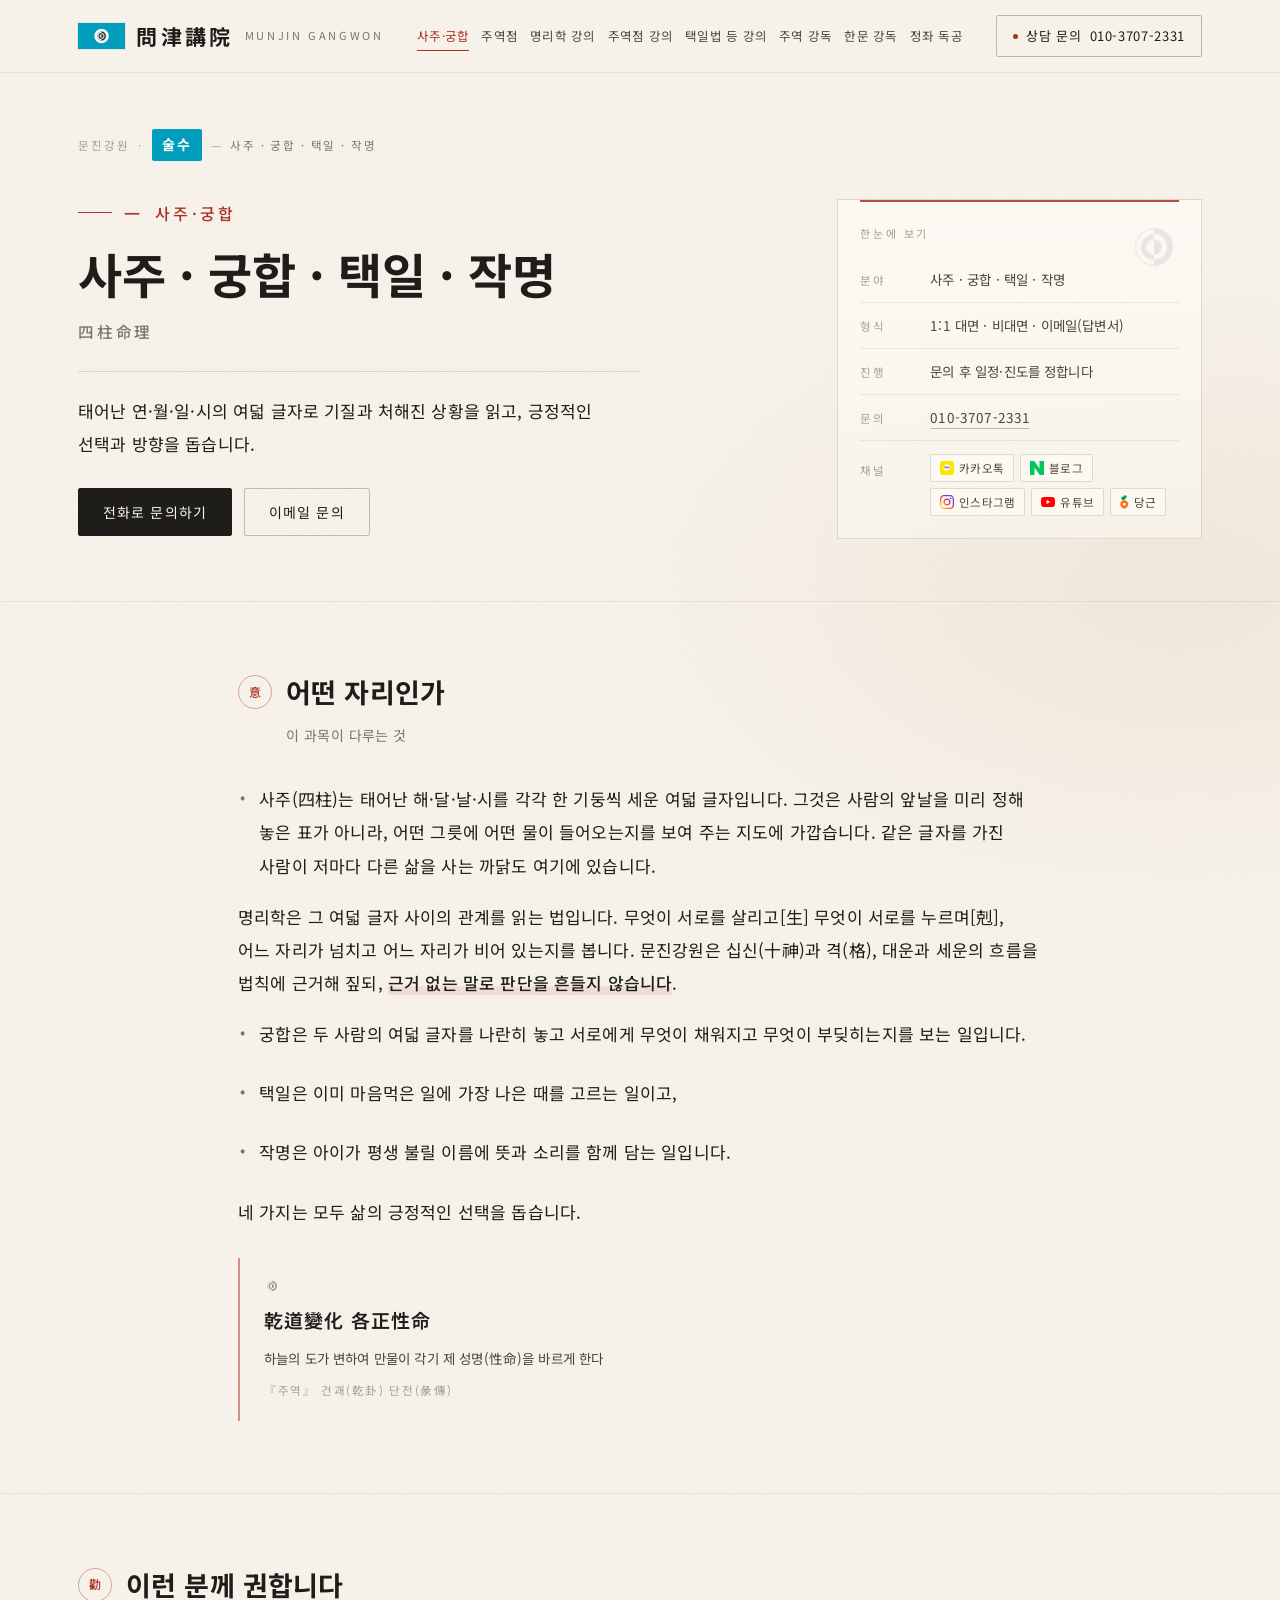
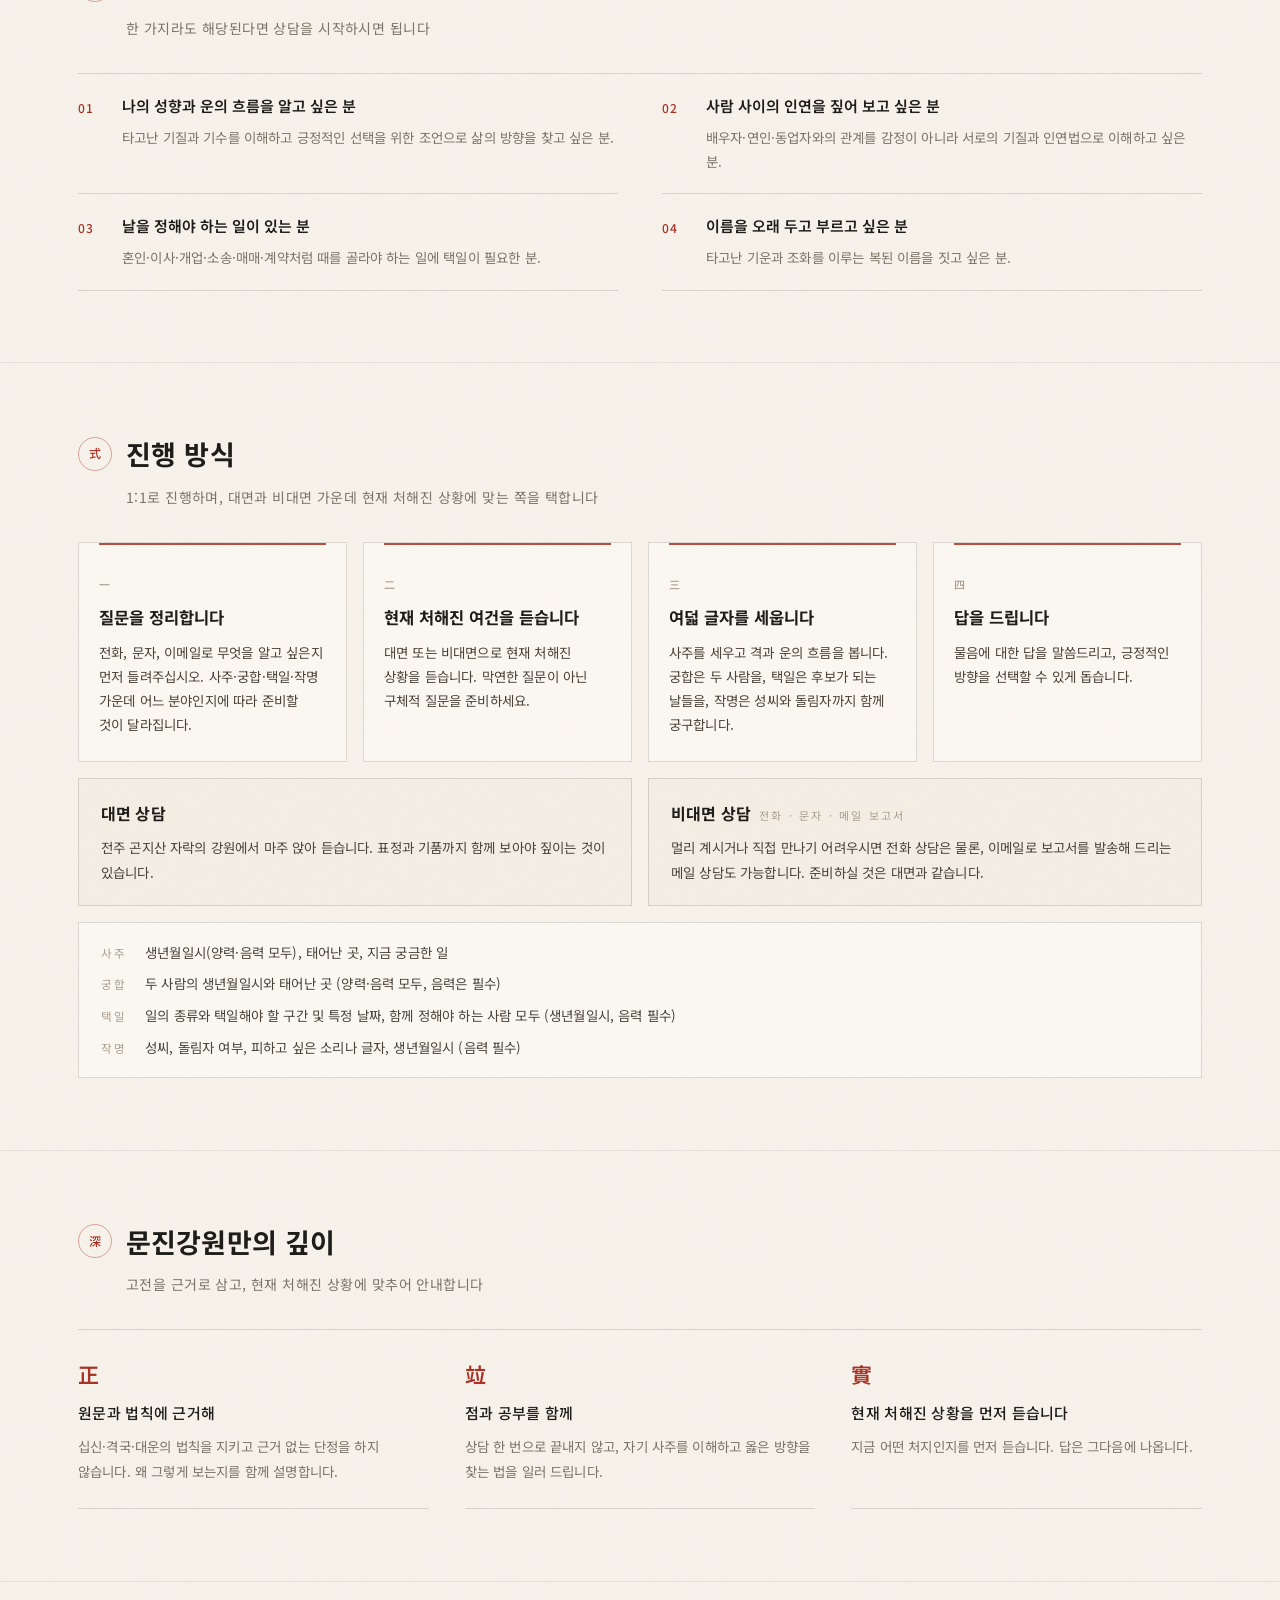
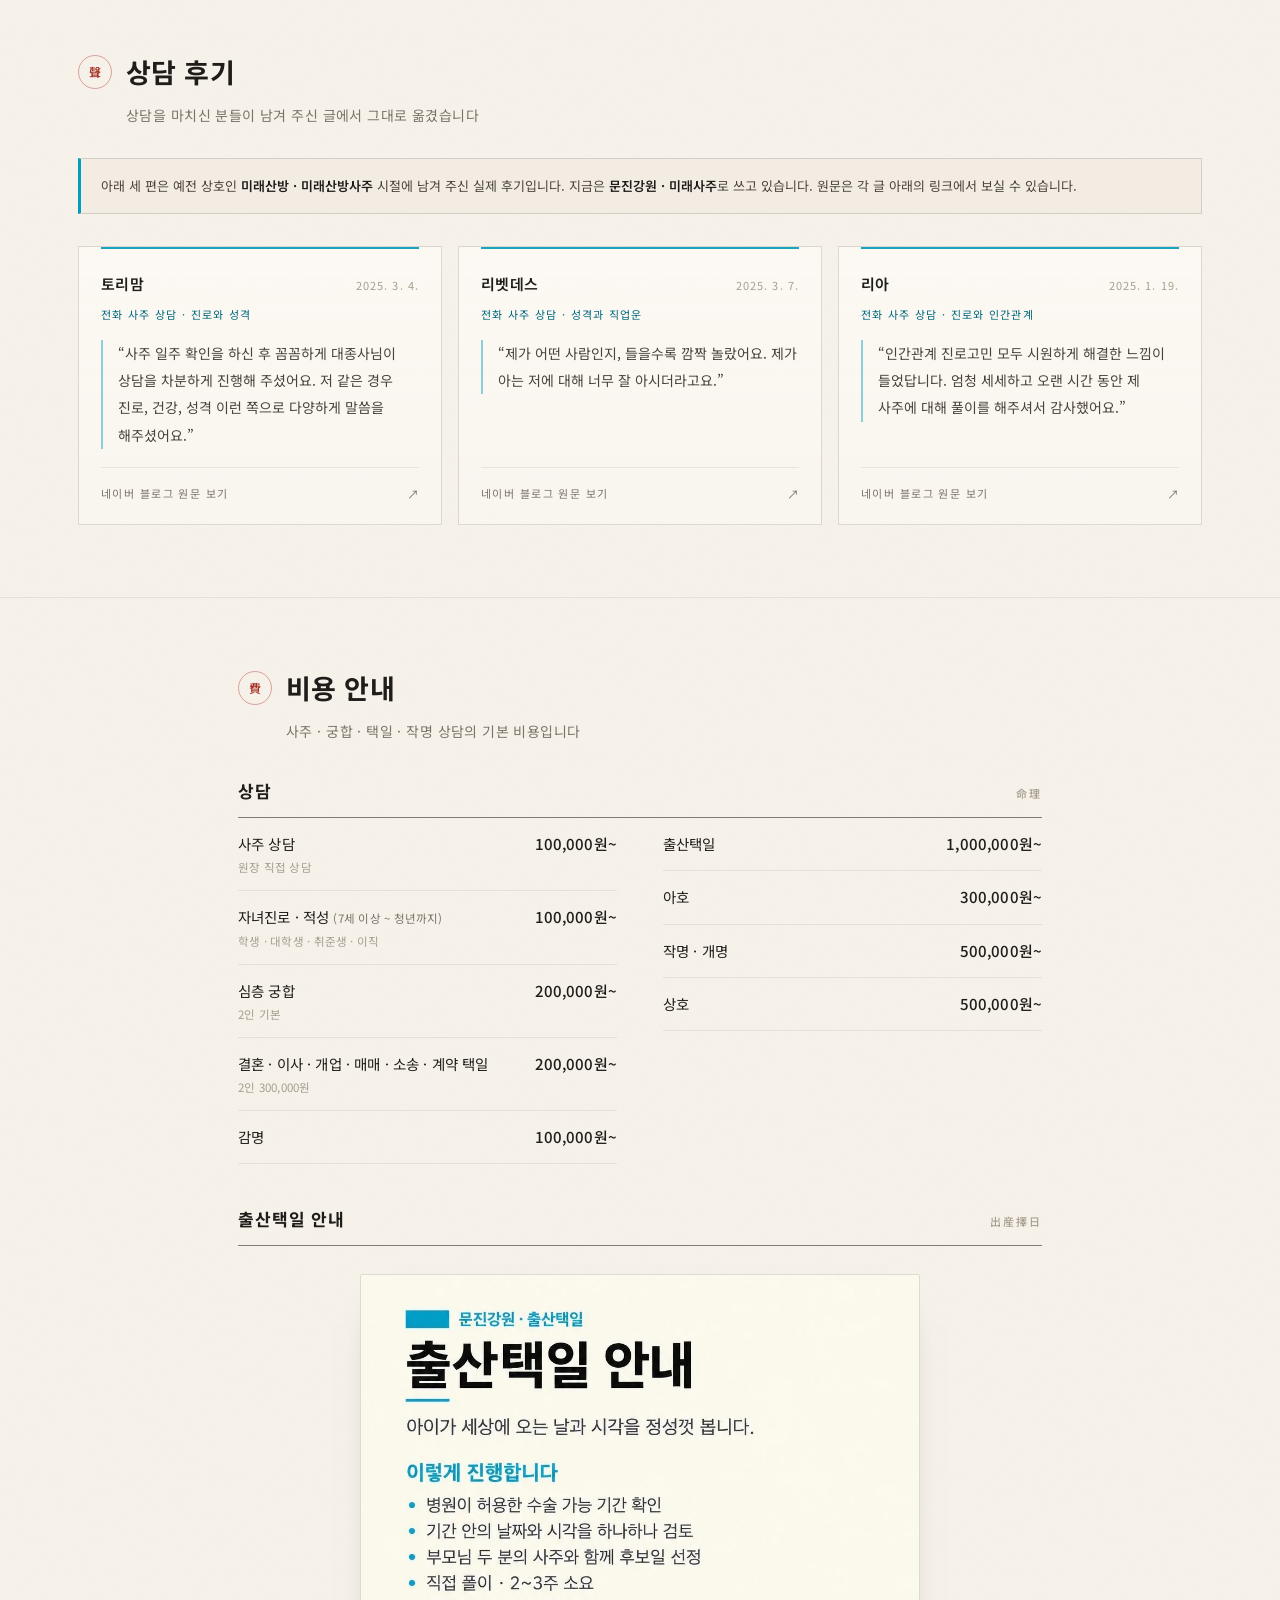
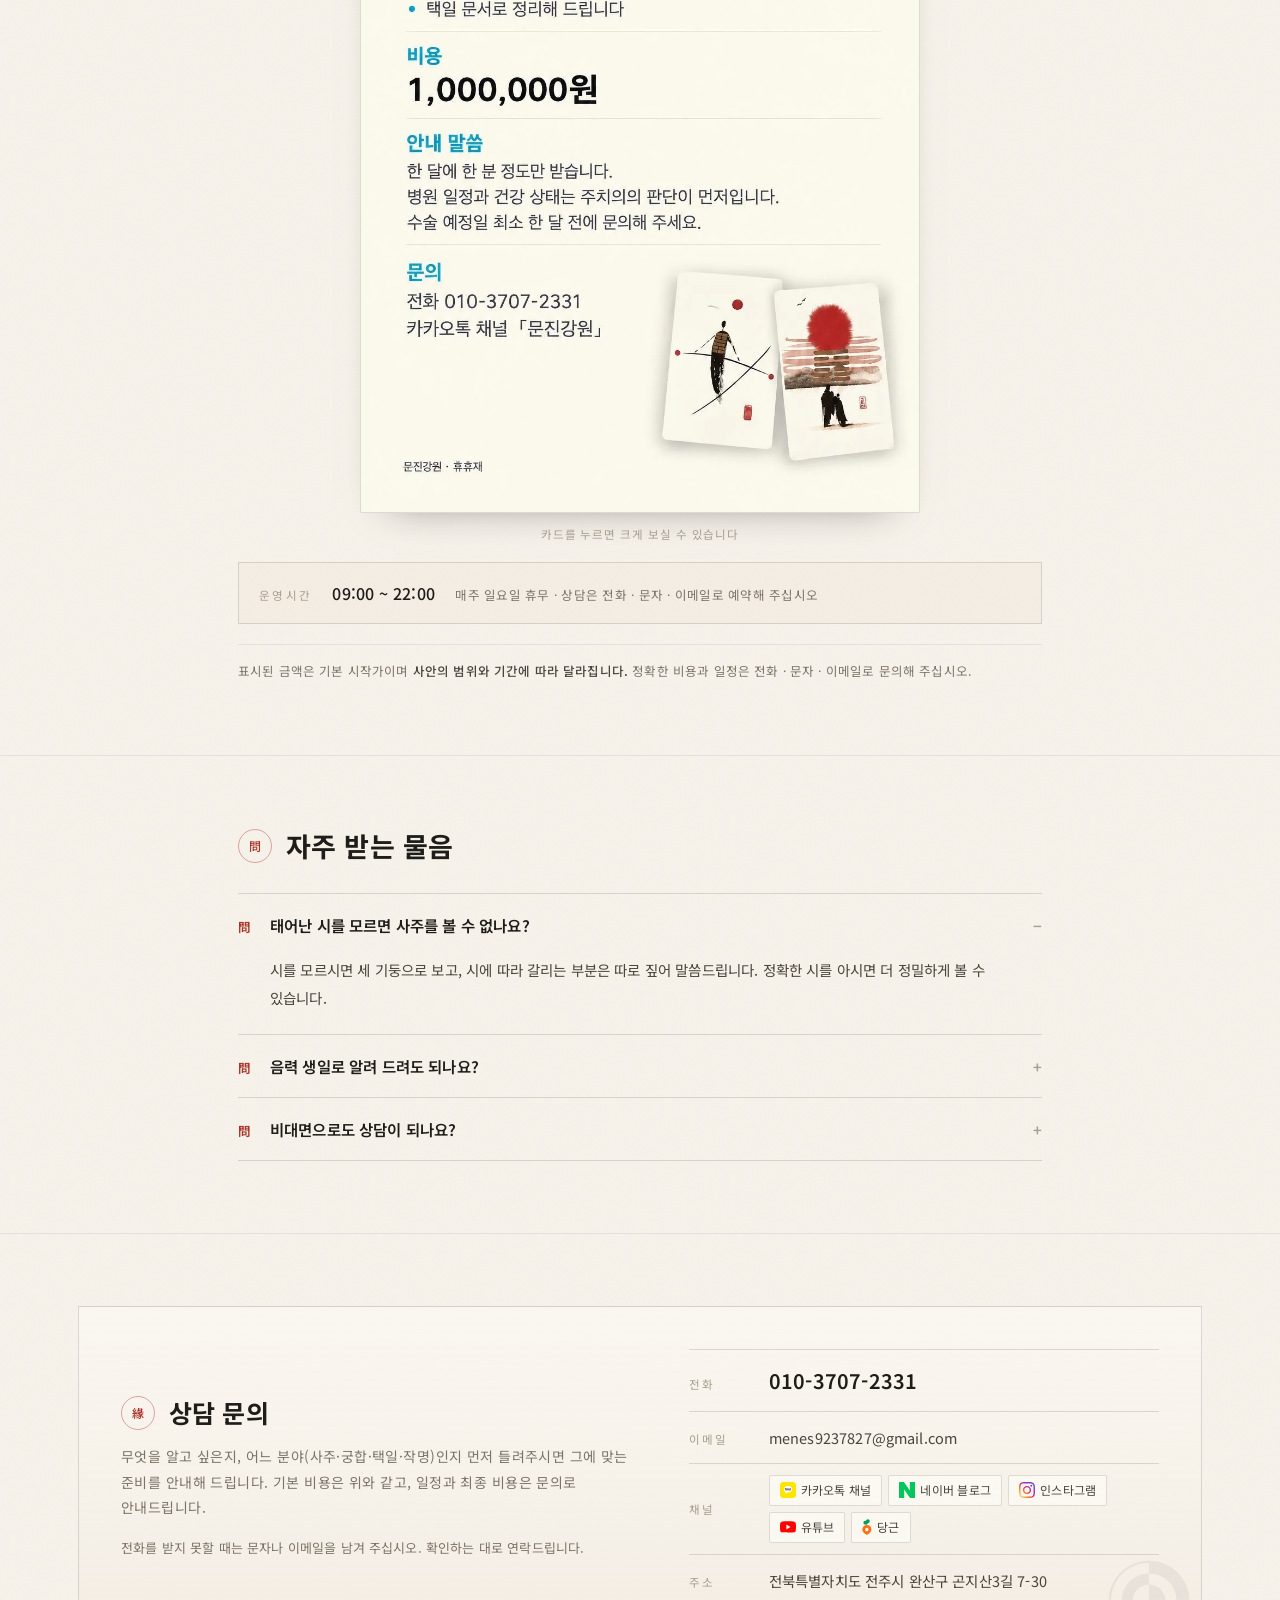
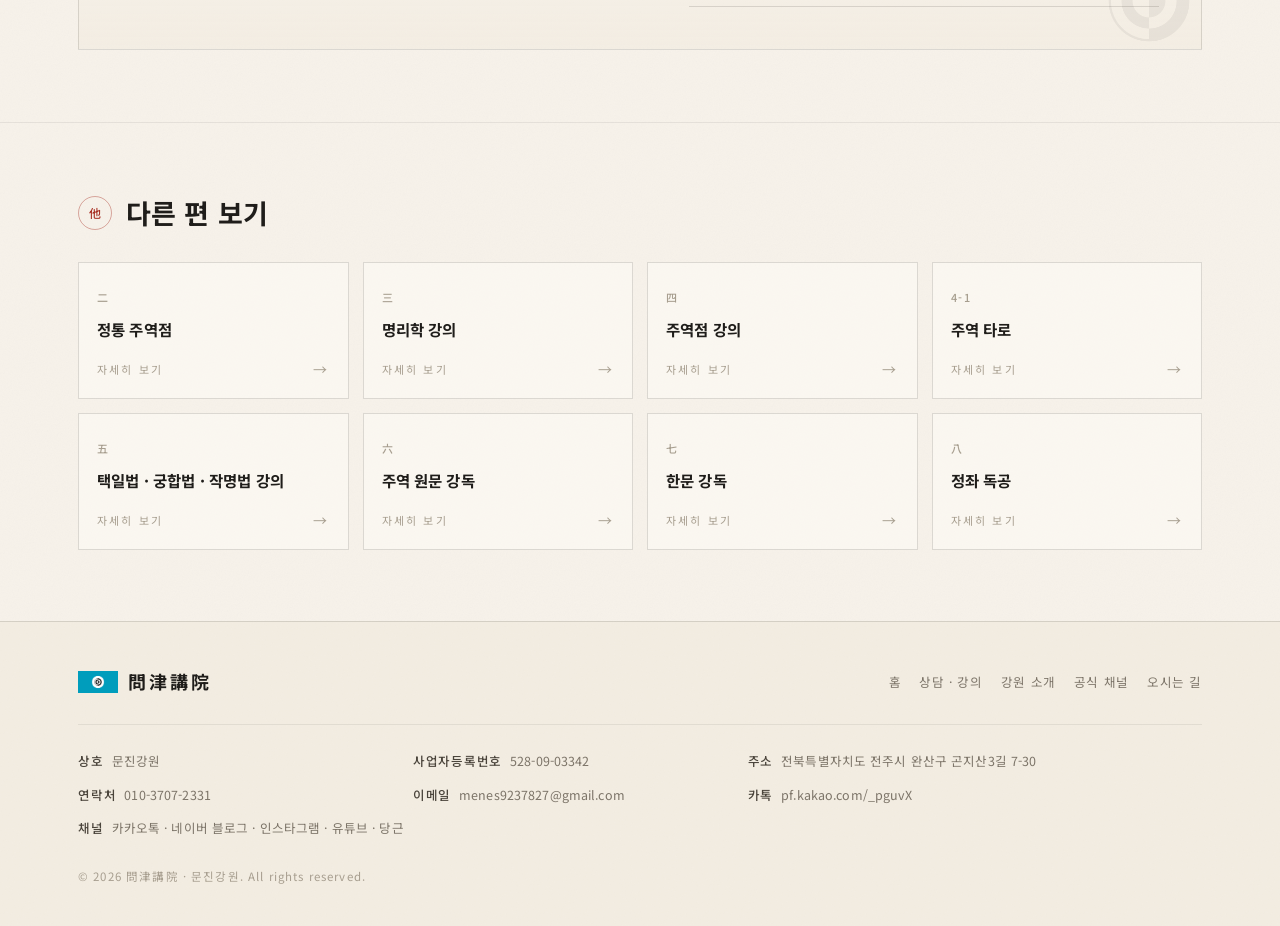
<file: saju.html>
<!DOCTYPE html>
<html lang="ko">
<head>
<meta charset="utf-8">
<meta name="viewport" content="width=device-width, initial-scale=1">
<title>사주 · 궁합 · 택일 · 작명 · 問津講院 문진강원</title>
<meta name="description" content="전주 문진강원의 사주·궁합·택일·작명 상담. 여덟 글자로 기질과 처해진 상황을 읽고, 긍정적인 선택과 방향을 돕습니다. 1:1 대면·비대면.">
<meta name="theme-color" content="#F7F2EA">
<link rel="icon" type="image/png" href="assets/favicon.png">
<link rel="apple-touch-icon" href="assets/apple-touch-icon.png">

<meta property="og:type" content="article">
<meta property="og:title" content="사주 · 궁합 · 택일 · 작명 · 問津講院 문진강원">
<meta property="og:description" content="전주 문진강원의 사주·궁합·택일·작명 상담. 여덟 글자로 기질과 처해진 상황을 읽고, 긍정적인 선택과 방향을 돕습니다. 1:1 대면·비대면.">
<meta property="og:image" content="assets/hanok-yard.jpg">
<link rel="preconnect" href="https://fonts.googleapis.com">
<link rel="preconnect" href="https://fonts.gstatic.com" crossorigin>
<link href="https://fonts.googleapis.com/css2?family=Noto+Sans+KR:wght@300;400;500;600;700;800&display=swap" rel="stylesheet">
<link rel="stylesheet" href="assets/detail.css">
</head>
<body>
<a class="skip" href="#main">본문 바로가기</a>

<header class="site-header">
  <div class="wrap">
    <a class="brand" href="index.html" aria-label="문진강원 홈으로">
      <img class="flag brand-flag" src="assets/flag-sm.png" alt="" width="47" height="26">
      <span class="hanja">問津講院</span>
      <span class="romaji">Munjin Gangwon</span>
    </a>
    <nav class="partnav" aria-label="술수 · 학문 · 영성 여덟 편">
      <a href="saju.html" aria-current="page">사주·궁합</a>
      <a href="juyeok.html">주역점</a>
      <a href="myeongri.html">명리학 강의</a>
      <a href="juyeok-class.html">주역점 강의</a>
      <a href="taegil-class.html">택일법 등 강의</a>
      <a href="juyeok-classics.html">주역 강독</a>
      <a href="hanmun.html">한문 강독</a>
      <a href="meditation.html">정좌 독공</a>
    </nav>
    <a class="header-tel" href="tel:01037072331">
      <span class="dot" aria-hidden="true"></span><span class="label">상담 문의</span> 010-3707-2331
    </a>
  </div>
</header>

<main id="main">

  <section class="phero">
    <div class="wrap">
      <nav class="crumb" aria-label="위치">
        <a href="index.html">문진강원</a>
        <span aria-hidden="true">·</span>
        <a class="here" href="index.html#services">술수</a>
        <span class="dash" aria-hidden="true">—</span>
        <span class="now">사주 · 궁합 · 택일 · 작명</span>
      </nav>

      <div class="phero-grid">
        <div>
          <p class="num">一<span>사주·궁합</span></p>
          <h1>사주 · 궁합 · 택일 · 작명</h1>
          <p class="hanja-sub">四柱命理</p>
          <p class="ph-lead">태어난 연·월·일·시의 여덟 글자로 기질과 처해진 상황을 읽고, 긍정적인 선택과 방향을 돕습니다.</p>
          <div class="ph-actions">
            <a class="btn btn-solid" href="tel:01037072331">전화로 문의하기</a>
            <a class="btn btn-ghost" href="mailto:menes9237827@gmail.com">이메일 문의</a>
          </div>
        </div>

        <aside class="ph-card" aria-label="한눈에 보기">
          <span class="sym-wm card-wm" aria-hidden="true"></span>
          <p class="cap">한눈에 보기</p>
          <dl>
            <div><dt>분야</dt><dd>사주 · 궁합 · 택일 · 작명</dd></div>
            <div><dt>형식</dt><dd>1:1 대면 · 비대면 · 이메일(답변서)</dd></div>
            <div><dt>진행</dt><dd>문의 후 일정·진도를 정합니다</dd></div>
            <div><dt>문의</dt><dd><a href="tel:01037072331">010-3707-2331</a></dd></div>
            <div><dt>채널</dt><dd class="ch-cell"><div class="chips">
              <a href="https://pf.kakao.com/_pguvX" target="_blank" rel="noopener"><span class="ic" aria-hidden="true"><svg width="14" height="14" viewBox="0 0 32 32" xmlns="http://www.w3.org/2000/svg"><rect width="32" height="32" rx="7" fill="#FEE500"/><g transform="translate(5.6 4.9) scale(0.867)"><path fill="#FFFFFF" d="M12 18.75c-.591 0-1.1697-.0413-1.7317-.1209-.5626.3965-3.813 2.6797-4.1198 2.7225 0 0-.1258.0489-.2328-.0141s-.0876-.2282-.0876-.2282c.0322-.2198.8426-3.0183.992-3.5333-2.7452-1.36-4.5701-3.7686-4.5701-6.5135C2.25 6.8168 6.6152 3.375 12 3.375s9.75 3.4418 9.75 7.6875c0 4.2457-4.3652 7.6875-9.75 7.6875z"/><path fill="#3C1E1E" d="M8.0496 9.8672h-.8777v3.3417c0 .2963-.2523.5372-.5625.5372s-.5625-.2409-.5625-.5372V9.8672h-.8777c-.3044 0-.552-.2471-.552-.5508s.2477-.5508.552-.5508h2.8804c.3044 0 .552.2471.552.5508s-.2477.5508-.552.5508zm10.9879 2.9566a.558.558 0 0 1 .108.4167.5588.5588 0 0 1-.2183.371.5572.5572 0 0 1-.3383.1135.558.558 0 0 1-.4493-.2236l-1.3192-1.7479-.1952.1952v1.2273a.5635.5635 0 0 1-.5627.5628.563.563 0 0 1-.5625-.5625V9.3281c0-.3102.2523-.5625.5625-.5625s.5625.2523.5625.5625v1.209l1.5694-1.5694c.0807-.0807.1916-.1252.312-.1252.1404 0 .2814.0606.3871.1661.0985.0984.1573.2251.1654.3566.0082.1327-.036.2542-.1241.3425l-1.2818 1.2817 1.3845 1.8344zm-8.3502-3.5023c-.095-.2699-.3829-.5475-.7503-.5557-.3663.0083-.6542.2858-.749.5551l-1.3455 3.5415c-.1708.5305-.0217.7272.1333.7988a.8568.8568 0 0 0 .3576.0776c.2346 0 .4139-.0952.4678-.2481l.2787-.7297 1.7152.0001.2785.7292c.0541.1532.2335.2484.4681.2484a.8601.8601 0 0 0 .3576-.0775c.1551-.0713.3041-.2681.1329-.7999l-1.3449-3.5398zm-1.3116 2.4433l.5618-1.5961.5618 1.5961H9.3757zm5.9056 1.3836c0 .2843-.2418.5156-.5391.5156h-1.8047c-.2973 0-.5391-.2314-.5391-.5156V9.3281c0-.3102.2576-.5625.5742-.5625s.5742.2523.5742.5625v3.3047h1.1953c.2974 0 .5392.2314.5392.5156z"/></g></svg></span><span>카카오톡</span></a>
              <a href="https://blog.naver.com/menes01" target="_blank" rel="noopener"><span class="ic" aria-hidden="true"><svg width="14" height="14" viewBox="0 0 24 24" xmlns="http://www.w3.org/2000/svg"><path fill="#03C75A" d="M16.273 12.845 7.376 0H0v24h7.726V11.156L16.624 24H24V0h-7.727v12.845Z"/></svg></span><span>블로그</span></a>
              <a href="https://www.instagram.com/futura.saju/" target="_blank" rel="noopener"><span class="ic" aria-hidden="true"><svg width="14" height="14" viewBox="0 0 24 24" xmlns="http://www.w3.org/2000/svg"><defs><linearGradient id="igCard2" x1="2" y1="22" x2="22" y2="2" gradientUnits="userSpaceOnUse"><stop offset="0" stop-color="#FEDA75"/><stop offset=".28" stop-color="#FA7E1E"/><stop offset=".52" stop-color="#D62976"/><stop offset=".74" stop-color="#962FBF"/><stop offset="1" stop-color="#4F5BD5"/></linearGradient></defs><path fill="url(#igCard2)" d="M7.0301.084c-1.2768.0602-2.1487.264-2.911.5634-.7888.3075-1.4575.72-2.1228 1.3877-.6652.6677-1.075 1.3368-1.3802 2.127-.2954.7638-.4956 1.6365-.552 2.914-.0564 1.2775-.0689 1.6882-.0626 4.947.0062 3.2586.0206 3.6671.0825 4.9473.061 1.2765.264 2.1482.5635 2.9107.308.7889.72 1.4573 1.388 2.1228.6679.6655 1.3365 1.0743 2.1285 1.38.7632.295 1.6361.4961 2.9134.552 1.2773.056 1.6884.069 4.9462.0627 3.2578-.0062 3.668-.0207 4.9478-.0814 1.28-.0607 2.147-.2652 2.9098-.5633.7889-.3086 1.4578-.72 2.1228-1.3881.665-.6682 1.0745-1.3378 1.3795-2.1284.2957-.7632.4966-1.636.552-2.9124.056-1.2809.0692-1.6898.063-4.948-.0063-3.2583-.021-3.6668-.0817-4.9465-.0607-1.2797-.264-2.1487-.5633-2.9117-.3084-.7889-.72-1.4568-1.3876-2.1228C21.2982 1.33 20.628.9208 19.8378.6165 19.074.321 18.2017.1197 16.9244.0645 15.6471.0093 15.236-.005 11.977.0014 8.718.0076 8.31.0215 7.0301.0839m.1402 21.6932c-1.17-.0509-1.8053-.2453-2.2287-.408-.5606-.216-.96-.4771-1.3819-.895-.422-.4178-.6811-.8186-.9-1.378-.1644-.4234-.3624-1.058-.4171-2.228-.0595-1.2645-.072-1.6442-.079-4.848-.007-3.2037.0053-3.583.0607-4.848.05-1.169.2456-1.805.408-2.2282.216-.5613.4762-.96.895-1.3816.4188-.4217.8184-.6814 1.3783-.9003.423-.1651 1.0575-.3614 2.227-.4171 1.2655-.06 1.6447-.072 4.848-.079 3.2033-.007 3.5835.005 4.8495.0608 1.169.0508 1.8053.2445 2.228.408.5608.216.96.4754 1.3816.895.4217.4194.6816.8176.9005 1.3787.1653.4217.3617 1.056.4169 2.2263.0602 1.2655.0739 1.645.0796 4.848.0058 3.203-.0055 3.5834-.061 4.848-.051 1.17-.245 1.8055-.408 2.2294-.216.5604-.4763.96-.8954 1.3814-.419.4215-.8181.6811-1.3783.9-.4224.1649-1.0577.3617-2.2262.4174-1.2656.0595-1.6448.072-4.8493.079-3.2045.007-3.5825-.006-4.848-.0608M16.953 5.5864A1.44 1.44 0 1 0 18.39 4.144a1.44 1.44 0 0 0-1.437 1.4424M5.8385 12.012c.0067 3.4032 2.7706 6.1557 6.173 6.1493 3.4026-.0065 6.157-2.7701 6.1506-6.1733-.0065-3.4032-2.771-6.1565-6.174-6.1498-3.403.0067-6.156 2.771-6.1496 6.1738M8 12.0077a4 4 0 1 1 4.008 3.9921A3.9996 3.9996 0 0 1 8 12.0077"/></svg></span><span>인스타그램</span></a>
              <a href="https://www.youtube.com/@미래사주" target="_blank" rel="noopener"><span class="ic" aria-hidden="true"><svg width="14" height="14" viewBox="0 0 24 24" xmlns="http://www.w3.org/2000/svg"><path fill="#FF0000" d="M23.498 6.186a3.016 3.016 0 0 0-2.122-2.136C19.505 3.545 12 3.545 12 3.545s-7.505 0-9.377.505A3.017 3.017 0 0 0 .502 6.186C0 8.07 0 12 0 12s0 3.93.502 5.814a3.016 3.016 0 0 0 2.122 2.136c1.871.505 9.376.505 9.376.505s7.505 0 9.377-.505a3.015 3.015 0 0 0 2.122-2.136C24 15.93 24 12 24 12s0-3.93-.502-5.814zM9.545 15.568V8.432L15.818 12l-6.273 3.568z"/></svg></span><span>유튜브</span></a>
              <a href="https://www.daangn.com/kr/local-profile/%EB%AC%B8%EC%A7%84%EA%B0%95%EC%9B%90-46cbgq1tn4zh/" target="_blank" rel="noopener"><span class="ic" aria-hidden="true"><svg width="8.5" height="14" viewBox="10.4 3.8 19.7 32.4" xmlns="http://www.w3.org/2000/svg"><path fill="#FF6F0F" d="M20.269 15.922c-5.093 0-9.221 4.002-9.221 9.046 0 6.973 9.246 10.674 9.22 10.664-.025.01 9.222-3.69 9.222-10.664 0-5.044-4.129-9.046-9.221-9.046Zm0 12.707c-.69 0-1.365-.203-1.94-.583a3.468 3.468 0 0 1-1.285-1.551 3.426 3.426 0 0 1 .757-3.767 3.52 3.52 0 0 1 3.804-.75 3.482 3.482 0 0 1 1.567 1.274 3.432 3.432 0 0 1-.434 4.365 3.52 3.52 0 0 1-2.469 1.012Z"/><path fill="#00A05B" d="M22.345 4.399c-2.152 0-3.65 1.489-3.886 3.242-2.87-.785-5.118 1.368-5.118 3.751 0 1.818 1.258 3.286 2.943 3.763 1.357.384 3.799.098 3.799.098-.012-.587.534-1.232 1.376-1.82 2.396-1.669 4.271-2.455 4.56-4.732.304-2.376-1.482-4.302-3.674-4.302Z"/></svg></span><span>당근</span></a>
              </div></dd></div>
          </dl>
        </aside>
      </div>
    </div>
  </section>

  <section class="sec">
    <div class="wrap narrow">
      <h2 class="h2"><span class="hanja" aria-hidden="true">意</span>어떤 자리인가</h2>
      <p class="h2lead">이 과목이 다루는 것</p>
      <div class="prose">
          <p class="pt">사주(四柱)는 태어난 해·달·날·시를 각각 한 기둥씩 세운 여덟 글자입니다. 그것은 사람의 앞날을 미리 정해 놓은 표가 아니라, 어떤 그릇에 어떤 물이 들어오는지를 보여 주는 지도에 가깝습니다. 같은 글자를 가진 사람이 저마다 다른 삶을 사는 까닭도 여기에 있습니다.</p>
          <p>명리학은 그 여덟 글자 사이의 관계를 읽는 법입니다. 무엇이 서로를 살리고[生] 무엇이 서로를 누르며[剋], 어느 자리가 넘치고 어느 자리가 비어 있는지를 봅니다. 문진강원은 십신(十神)과 격(格), 대운과 세운의 흐름을 법칙에 근거해 짚되, <strong>근거 없는 말로 판단을 흔들지 않습니다</strong>.</p>
          <p class="split pt">궁합은 두 사람의 여덟 글자를 나란히 놓고 서로에게 무엇이 채워지고 무엇이 부딪히는지를 보는 일입니다.</p>
          <p class="split pt">택일은 이미 마음먹은 일에 가장 나은 때를 고르는 일이고,</p>
          <p class="split pt">작명은 아이가 평생 불릴 이름에 뜻과 소리를 함께 담는 일입니다.</p>
          <p class="split">네 가지는 모두 삶의 긍정적인 선택을 돕습니다.</p>
          <blockquote class="quote">
            <img class="quote-sym" src="assets/symbol-ink.png" alt="" width="16" height="16">
            <p class="cn">乾道變化 各正性命</p>
            <p class="kr">하늘의 도가 변하여 만물이 각기 제 성명(性命)을 바르게 한다</p>
            <p class="src">『주역』 건괘(乾卦) 단전(彖傳)</p>
          </blockquote>
      </div>
    </div>
  </section>

  <section class="sec">
    <div class="wrap">
      <h2 class="h2"><span class="hanja" aria-hidden="true">勸</span>이런 분께 권합니다</h2>
      <p class="h2lead">한 가지라도 해당된다면 상담을 시작하시면 됩니다</p>
      <ul class="who">
            <li>
              <span class="n" aria-hidden="true">01</span>
              <div><h3>나의 성향과 운의 흐름을 알고 싶은 분</h3><p>타고난 기질과 기수를 이해하고 긍정적인 선택을 위한 조언으로 삶의 방향을 찾고 싶은 분.</p></div>
            </li>
            <li>
              <span class="n" aria-hidden="true">02</span>
              <div><h3>사람 사이의 인연을 짚어 보고 싶은 분</h3><p>배우자·연인·동업자와의 관계를 감정이 아니라 서로의 기질과 인연법으로 이해하고 싶은 분.</p></div>
            </li>
            <li>
              <span class="n" aria-hidden="true">03</span>
              <div><h3>날을 정해야 하는 일이 있는 분</h3><p>혼인·이사·개업·소송·매매·계약처럼 때를 골라야 하는 일에 택일이 필요한 분.</p></div>
            </li>
            <li>
              <span class="n" aria-hidden="true">04</span>
              <div><h3>이름을 오래 두고 부르고 싶은 분</h3><p>타고난 기운과 조화를 이루는 복된 이름을 짓고 싶은 분.</p></div>
            </li>
      </ul>
    </div>
  </section>

  <section class="sec">
    <div class="wrap">
      <h2 class="h2"><span class="hanja" aria-hidden="true">式</span>진행 방식</h2>
      <p class="h2lead">1:1로 진행하며, 대면과 비대면 가운데 현재 처해진 상황에 맞는 쪽을 택합니다</p>
      <ol class="steps">
          <li class="step">
            <p class="k">一</p>
            <h3>질문을 정리합니다</h3>
            <p>전화, 문자, 이메일로 무엇을 알고 싶은지 먼저 들려주십시오. 사주·궁합·택일·작명 가운데 어느 분야인지에 따라 준비할 것이 달라집니다.</p>
          </li>
          <li class="step">
            <p class="k">二</p>
            <h3>현재 처해진 여건을 듣습니다</h3>
            <p>대면 또는 비대면으로 현재 처해진 상황을 듣습니다. 막연한 질문이 아닌 구체적 질문을 준비하세요.</p>
          </li>
          <li class="step">
            <p class="k">三</p>
            <h3>여덟 글자를 세웁니다</h3>
            <p>사주를 세우고 격과 운의 흐름을 봅니다. 궁합은 두 사람을, 택일은 후보가 되는 날들을, 작명은 성씨와 돌림자까지 함께 궁구합니다.</p>
          </li>
          <li class="step">
            <p class="k">四</p>
            <h3>답을 드립니다</h3>
            <p>물음에 대한 답을 말씀드리고, 긍정적인 방향을 선택할 수 있게 돕습니다.</p>
          </li>
      </ol>
      <div class="two-track">
          <div class="track">
            <h3>대면 상담</h3>
            <p>전주 곤지산 자락의 강원에서 마주 앉아 듣습니다. 표정과 기품까지 함께 보아야 짚이는 것이 있습니다.</p>
          </div>
          <div class="track">
            <h3>비대면 상담<span>전화 · 문자 · 메일 보고서</span></h3>
            <p>멀리 계시거나 직접 만나기 어려우시면 전화 상담은 물론, 이메일로 보고서를 발송해 드리는 메일 상담도 가능합니다. 준비하실 것은 대면과 같습니다.</p>
          </div>
      </div>
      <div class="prepare">
          <span class="lb">사주</span><span>생년월일시(양력·음력 모두), 태어난 곳, 지금 궁금한 일</span>
          <span class="lb">궁합</span><span>두 사람의 생년월일시와 태어난 곳 (양력·음력 모두, 음력은 필수)</span>
          <span class="lb">택일</span><span>일의 종류와 택일해야 할 구간 및 특정 날짜, 함께 정해야 하는 사람 모두 (생년월일시, 음력 필수)</span>
          <span class="lb">작명</span><span>성씨, 돌림자 여부, 피하고 싶은 소리나 글자, 생년월일시 (음력 필수)</span>
      </div>
    </div>
  </section>

  <section class="sec">
    <div class="wrap">
      <h2 class="h2"><span class="hanja" aria-hidden="true">深</span>문진강원만의 깊이</h2>
      <p class="h2lead">고전을 근거로 삼고, 현재 처해진 상황에 맞추어 안내합니다</p>
      <ul class="depths">
          <li>
            <p class="k" aria-hidden="true">正</p>
            <h3>원문과 법칙에 근거해</h3>
            <p>십신·격국·대운의 법칙을 지키고 근거 없는 단정을 하지 않습니다. 왜 그렇게 보는지를 함께 설명합니다.</p>
          </li>
          <li>
            <p class="k" aria-hidden="true">竝</p>
            <h3>점과 공부를 함께</h3>
            <p>상담 한 번으로 끝내지 않고, 자기 사주를 이해하고 옳은 방향을 찾는 법을 일러 드립니다.</p>
          </li>
          <li>
            <p class="k" aria-hidden="true">實</p>
            <h3>현재 처해진 상황을 먼저 듣습니다</h3>
            <p>지금 어떤 처지인지를 먼저 듣습니다. 답은 그다음에 나옵니다.</p>
          </li>
      </ul>
    </div>
  </section>

  <section class="sec" id="reviews">
    <div class="wrap">
      <h2 class="h2"><span class="hanja" aria-hidden="true">聲</span>상담 후기</h2>
      <p class="h2lead">상담을 마치신 분들이 남겨 주신 글에서 그대로 옮겼습니다</p>

      <p class="review-note">
        아래 세 편은 예전 상호인 <b>미래산방 · 미래산방사주</b> 시절에 남겨 주신 실제 후기입니다.
        지금은 <b>문진강원 · 미래사주</b>로 쓰고 있습니다. 원문은 각 글 아래의 링크에서 보실 수 있습니다.
      </p>

      <div class="reviews">
        <article class="review">
          <div class="rv-head">
            <span class="rv-name">토리맘</span>
            <span class="rv-date">2025. 3. 4.</span>
          </div>
          <p class="rv-topic">전화 사주 상담 · 진로와 성격</p>
          <blockquote class="rv-quote">
            “사주 일주 확인을 하신 후 꼼꼼하게 대종사님이 상담을 차분하게 진행해 주셨어요.
            저 같은 경우 진로, 건강, 성격 이런 쪽으로 다양하게 말씀을 해주셨어요.”
          </blockquote>
          <a class="rv-link" href="https://blog.naver.com/sky634/223783474818" target="_blank" rel="noopener">
            <span>네이버 블로그 원문 보기</span><span class="arrow" aria-hidden="true">↗</span>
          </a>
        </article>

        <article class="review">
          <div class="rv-head">
            <span class="rv-name">리벳데스</span>
            <span class="rv-date">2025. 3. 7.</span>
          </div>
          <p class="rv-topic">전화 사주 상담 · 성격과 직업운</p>
          <blockquote class="rv-quote">
            “제가 어떤 사람인지, 들을수록 깜짝 놀랐어요. 제가 아는 저에 대해 너무 잘 아시더라고요.”
          </blockquote>
          <a class="rv-link" href="https://blog.naver.com/johana5587/223788046105" target="_blank" rel="noopener">
            <span>네이버 블로그 원문 보기</span><span class="arrow" aria-hidden="true">↗</span>
          </a>
        </article>

        <article class="review">
          <div class="rv-head">
            <span class="rv-name">리아</span>
            <span class="rv-date">2025. 1. 19.</span>
          </div>
          <p class="rv-topic">전화 사주 상담 · 진로와 인간관계</p>
          <blockquote class="rv-quote">
            “인간관계 진로고민 모두 시원하게 해결한 느낌이 들었답니다.
            엄청 세세하고 오랜 시간 동안 제 사주에 대해 풀이를 해주셔서 감사했어요.”
          </blockquote>
          <a class="rv-link" href="https://blog.naver.com/haneu1_97/223730246819" target="_blank" rel="noopener">
            <span>네이버 블로그 원문 보기</span><span class="arrow" aria-hidden="true">↗</span>
          </a>
        </article>
      </div>
    </div>
  </section>

  <section class="sec" id="fees">
    <div class="wrap narrow">
      <h2 class="h2"><span class="hanja" aria-hidden="true">費</span>비용 안내</h2>
      <p class="h2lead">사주 · 궁합 · 택일 · 작명 상담의 기본 비용입니다</p>

      <div class="fee-block">
        <div class="fee-head"><h3>상담</h3><span class="han">命理</span></div>
        <div class="fee-cols">
          <ul class="fee-list">
            <li><span class="nm">사주 상담<em>원장 직접 상담</em></span><span class="pr">100,000원~</span></li>
            <li><span class="nm">자녀진로 · 적성 <span class="age">(7세 이상 ~ 청년까지)</span><em>학생 · 대학생 · 취준생 · 이직</em></span><span class="pr">100,000원~</span></li>
            <li><span class="nm">심층 궁합<em>2인 기본</em></span><span class="pr">200,000원~</span></li>
            <li><span class="nm">결혼 · 이사 · 개업 · 매매 · 소송 · 계약 택일<em>2인 300,000원</em></span><span class="pr">200,000원~</span></li>
            <li><span class="nm">감명</span><span class="pr">100,000원~</span></li>
          </ul>
          <ul class="fee-list">
            <li><span class="nm">출산택일</span><span class="pr">1,000,000원~</span></li>
            <li><span class="nm">아호</span><span class="pr">300,000원~</span></li>
            <li><span class="nm">작명 · 개명</span><span class="pr">500,000원~</span></li>
            <li><span class="nm">상호</span><span class="pr">500,000원~</span></li>
          </ul>
        </div>
      </div>

      <div class="guide-block" id="chulsan-taegil">
        <div class="fee-head"><h3>출산택일 안내</h3><span class="han">出産擇日</span></div>
        <figure class="guide-card">
          <button type="button" class="guide-open" aria-label="출산택일 안내 카드 크게 보기">
            <picture>
              <source srcset="assets/chulsan-taegil-guide.webp" type="image/webp">
              <img src="assets/chulsan-taegil-guide.jpg" alt="출산택일 안내 — 병원이 허용한 수술 가능 기간을 확인하고, 그 기간 안의 날짜와 시각을 하나하나 검토하여 부모 두 분의 사주와 함께 후보일을 선정합니다. 직접 풀이에 2~3주가 걸리고 택일 문서로 정리해 드립니다. 비용 1,000,000원. 한 달에 한 번 정도만 받으며, 병원 일정과 건강 상태는 주치의의 판단이 먼저이고 수술 예정일 최소 한 달 전에 문의해 주십시오." width="1024" height="1536" loading="lazy" decoding="async">
            </picture>
          </button>
          <figcaption>카드를 누르면 크게 보실 수 있습니다</figcaption>
        </figure>
      </div>

      <div class="hours">
        <span class="lb">운영시간</span>
        <span class="v">09:00 ~ 22:00</span>
        <span class="sub">매주 일요일 휴무 · 상담은 전화 · 문자 · 이메일로 예약해 주십시오</span>
      </div>

      <p class="fee-foot">표시된 금액은 기본 시작가이며 <b>사안의 범위와 기간에 따라 달라집니다.</b> 정확한 비용과 일정은 전화 · 문자 · 이메일로 문의해 주십시오.</p>
    </div>
  </section>

  <section class="sec">
    <div class="wrap narrow">
      <h2 class="h2"><span class="hanja" aria-hidden="true">問</span>자주 받는 물음</h2>
      <div class="faq">
          <details open>
            <summary><span class="q" aria-hidden="true">問</span><span>태어난 시를 모르면 사주를 볼 수 없나요?</span></summary>
            <div class="a">시를 모르시면 세 기둥으로 보고, 시에 따라 갈리는 부분은 따로 짚어 말씀드립니다. 정확한 시를 아시면 더 정밀하게 볼 수 있습니다.</div>
          </details>
          <details>
            <summary><span class="q" aria-hidden="true">問</span><span>음력 생일로 알려 드려도 되나요?</span></summary>
            <div class="a">네. 양력과 음력 어느 쪽이든 말씀해 주시면 됩니다. 어느 기준인지 함께 확인하고 세웁니다.</div>
          </details>
          <details>
            <summary><span class="q" aria-hidden="true">問</span><span>비대면으로도 상담이 되나요?</span></summary>
            <div class="a">네. 1:1 대면과 비대면 모두 가능합니다. 현재 처해진 상황에 맞추어 정하시면 됩니다.</div>
          </details>
      </div>
    </div>
  </section>

  <section class="sec">
    <div class="wrap">
      <div class="cta-band">
        <span class="sym-wm cta-wm" aria-hidden="true"></span>
        <div>
          <h2 class="h2"><span class="hanja" aria-hidden="true">緣</span>상담 문의</h2>
          <p class="h2lead">무엇을 알고 싶은지, 어느 분야(사주·궁합·택일·작명)인지 먼저 들려주시면 그에 맞는 준비를 안내해 드립니다. 기본 비용은 위와 같고, 일정과 최종 비용은 문의로 안내드립니다.</p>
          <p class="cta-note">전화를 받지 못할 때는 문자나 이메일을 남겨 주십시오. 확인하는 대로 연락드립니다.</p>
        </div>
        <ul class="cta-list">
          <li><span class="lb">전화</span><a class="big" href="tel:01037072331">010-3707-2331</a></li>
          <li><span class="lb">이메일</span><a href="mailto:menes9237827@gmail.com">menes9237827@gmail.com</a></li>
          <li class="ch-row"><span class="lb">채널</span><div class="chips">
              <a href="https://pf.kakao.com/_pguvX" target="_blank" rel="noopener"><span class="ic" aria-hidden="true"><svg width="16" height="16" viewBox="0 0 32 32" xmlns="http://www.w3.org/2000/svg"><rect width="32" height="32" rx="7" fill="#FEE500"/><g transform="translate(5.6 4.9) scale(0.867)"><path fill="#FFFFFF" d="M12 18.75c-.591 0-1.1697-.0413-1.7317-.1209-.5626.3965-3.813 2.6797-4.1198 2.7225 0 0-.1258.0489-.2328-.0141s-.0876-.2282-.0876-.2282c.0322-.2198.8426-3.0183.992-3.5333-2.7452-1.36-4.5701-3.7686-4.5701-6.5135C2.25 6.8168 6.6152 3.375 12 3.375s9.75 3.4418 9.75 7.6875c0 4.2457-4.3652 7.6875-9.75 7.6875z"/><path fill="#3C1E1E" d="M8.0496 9.8672h-.8777v3.3417c0 .2963-.2523.5372-.5625.5372s-.5625-.2409-.5625-.5372V9.8672h-.8777c-.3044 0-.552-.2471-.552-.5508s.2477-.5508.552-.5508h2.8804c.3044 0 .552.2471.552.5508s-.2477.5508-.552.5508zm10.9879 2.9566a.558.558 0 0 1 .108.4167.5588.5588 0 0 1-.2183.371.5572.5572 0 0 1-.3383.1135.558.558 0 0 1-.4493-.2236l-1.3192-1.7479-.1952.1952v1.2273a.5635.5635 0 0 1-.5627.5628.563.563 0 0 1-.5625-.5625V9.3281c0-.3102.2523-.5625.5625-.5625s.5625.2523.5625.5625v1.209l1.5694-1.5694c.0807-.0807.1916-.1252.312-.1252.1404 0 .2814.0606.3871.1661.0985.0984.1573.2251.1654.3566.0082.1327-.036.2542-.1241.3425l-1.2818 1.2817 1.3845 1.8344zm-8.3502-3.5023c-.095-.2699-.3829-.5475-.7503-.5557-.3663.0083-.6542.2858-.749.5551l-1.3455 3.5415c-.1708.5305-.0217.7272.1333.7988a.8568.8568 0 0 0 .3576.0776c.2346 0 .4139-.0952.4678-.2481l.2787-.7297 1.7152.0001.2785.7292c.0541.1532.2335.2484.4681.2484a.8601.8601 0 0 0 .3576-.0775c.1551-.0713.3041-.2681.1329-.7999l-1.3449-3.5398zm-1.3116 2.4433l.5618-1.5961.5618 1.5961H9.3757zm5.9056 1.3836c0 .2843-.2418.5156-.5391.5156h-1.8047c-.2973 0-.5391-.2314-.5391-.5156V9.3281c0-.3102.2576-.5625.5742-.5625s.5742.2523.5742.5625v3.3047h1.1953c.2974 0 .5392.2314.5392.5156z"/></g></svg></span><span>카카오톡 채널</span></a>
              <a href="https://blog.naver.com/menes01" target="_blank" rel="noopener"><span class="ic" aria-hidden="true"><svg width="16" height="16" viewBox="0 0 24 24" xmlns="http://www.w3.org/2000/svg"><path fill="#03C75A" d="M16.273 12.845 7.376 0H0v24h7.726V11.156L16.624 24H24V0h-7.727v12.845Z"/></svg></span><span>네이버 블로그</span></a>
              <a href="https://www.instagram.com/futura.saju/" target="_blank" rel="noopener"><span class="ic" aria-hidden="true"><svg width="16" height="16" viewBox="0 0 24 24" xmlns="http://www.w3.org/2000/svg"><defs><linearGradient id="igCta2" x1="2" y1="22" x2="22" y2="2" gradientUnits="userSpaceOnUse"><stop offset="0" stop-color="#FEDA75"/><stop offset=".28" stop-color="#FA7E1E"/><stop offset=".52" stop-color="#D62976"/><stop offset=".74" stop-color="#962FBF"/><stop offset="1" stop-color="#4F5BD5"/></linearGradient></defs><path fill="url(#igCta2)" d="M7.0301.084c-1.2768.0602-2.1487.264-2.911.5634-.7888.3075-1.4575.72-2.1228 1.3877-.6652.6677-1.075 1.3368-1.3802 2.127-.2954.7638-.4956 1.6365-.552 2.914-.0564 1.2775-.0689 1.6882-.0626 4.947.0062 3.2586.0206 3.6671.0825 4.9473.061 1.2765.264 2.1482.5635 2.9107.308.7889.72 1.4573 1.388 2.1228.6679.6655 1.3365 1.0743 2.1285 1.38.7632.295 1.6361.4961 2.9134.552 1.2773.056 1.6884.069 4.9462.0627 3.2578-.0062 3.668-.0207 4.9478-.0814 1.28-.0607 2.147-.2652 2.9098-.5633.7889-.3086 1.4578-.72 2.1228-1.3881.665-.6682 1.0745-1.3378 1.3795-2.1284.2957-.7632.4966-1.636.552-2.9124.056-1.2809.0692-1.6898.063-4.948-.0063-3.2583-.021-3.6668-.0817-4.9465-.0607-1.2797-.264-2.1487-.5633-2.9117-.3084-.7889-.72-1.4568-1.3876-2.1228C21.2982 1.33 20.628.9208 19.8378.6165 19.074.321 18.2017.1197 16.9244.0645 15.6471.0093 15.236-.005 11.977.0014 8.718.0076 8.31.0215 7.0301.0839m.1402 21.6932c-1.17-.0509-1.8053-.2453-2.2287-.408-.5606-.216-.96-.4771-1.3819-.895-.422-.4178-.6811-.8186-.9-1.378-.1644-.4234-.3624-1.058-.4171-2.228-.0595-1.2645-.072-1.6442-.079-4.848-.007-3.2037.0053-3.583.0607-4.848.05-1.169.2456-1.805.408-2.2282.216-.5613.4762-.96.895-1.3816.4188-.4217.8184-.6814 1.3783-.9003.423-.1651 1.0575-.3614 2.227-.4171 1.2655-.06 1.6447-.072 4.848-.079 3.2033-.007 3.5835.005 4.8495.0608 1.169.0508 1.8053.2445 2.228.408.5608.216.96.4754 1.3816.895.4217.4194.6816.8176.9005 1.3787.1653.4217.3617 1.056.4169 2.2263.0602 1.2655.0739 1.645.0796 4.848.0058 3.203-.0055 3.5834-.061 4.848-.051 1.17-.245 1.8055-.408 2.2294-.216.5604-.4763.96-.8954 1.3814-.419.4215-.8181.6811-1.3783.9-.4224.1649-1.0577.3617-2.2262.4174-1.2656.0595-1.6448.072-4.8493.079-3.2045.007-3.5825-.006-4.848-.0608M16.953 5.5864A1.44 1.44 0 1 0 18.39 4.144a1.44 1.44 0 0 0-1.437 1.4424M5.8385 12.012c.0067 3.4032 2.7706 6.1557 6.173 6.1493 3.4026-.0065 6.157-2.7701 6.1506-6.1733-.0065-3.4032-2.771-6.1565-6.174-6.1498-3.403.0067-6.156 2.771-6.1496 6.1738M8 12.0077a4 4 0 1 1 4.008 3.9921A3.9996 3.9996 0 0 1 8 12.0077"/></svg></span><span>인스타그램</span></a>
              <a href="https://www.youtube.com/@미래사주" target="_blank" rel="noopener"><span class="ic" aria-hidden="true"><svg width="16" height="16" viewBox="0 0 24 24" xmlns="http://www.w3.org/2000/svg"><path fill="#FF0000" d="M23.498 6.186a3.016 3.016 0 0 0-2.122-2.136C19.505 3.545 12 3.545 12 3.545s-7.505 0-9.377.505A3.017 3.017 0 0 0 .502 6.186C0 8.07 0 12 0 12s0 3.93.502 5.814a3.016 3.016 0 0 0 2.122 2.136c1.871.505 9.376.505 9.376.505s7.505 0 9.377-.505a3.015 3.015 0 0 0 2.122-2.136C24 15.93 24 12 24 12s0-3.93-.502-5.814zM9.545 15.568V8.432L15.818 12l-6.273 3.568z"/></svg></span><span>유튜브</span></a>
              <a href="https://www.daangn.com/kr/local-profile/%EB%AC%B8%EC%A7%84%EA%B0%95%EC%9B%90-46cbgq1tn4zh/" target="_blank" rel="noopener"><span class="ic" aria-hidden="true"><svg width="9.7" height="16" viewBox="10.4 3.8 19.7 32.4" xmlns="http://www.w3.org/2000/svg"><path fill="#FF6F0F" d="M20.269 15.922c-5.093 0-9.221 4.002-9.221 9.046 0 6.973 9.246 10.674 9.22 10.664-.025.01 9.222-3.69 9.222-10.664 0-5.044-4.129-9.046-9.221-9.046Zm0 12.707c-.69 0-1.365-.203-1.94-.583a3.468 3.468 0 0 1-1.285-1.551 3.426 3.426 0 0 1 .757-3.767 3.52 3.52 0 0 1 3.804-.75 3.482 3.482 0 0 1 1.567 1.274 3.432 3.432 0 0 1-.434 4.365 3.52 3.52 0 0 1-2.469 1.012Z"/><path fill="#00A05B" d="M22.345 4.399c-2.152 0-3.65 1.489-3.886 3.242-2.87-.785-5.118 1.368-5.118 3.751 0 1.818 1.258 3.286 2.943 3.763 1.357.384 3.799.098 3.799.098-.012-.587.534-1.232 1.376-1.82 2.396-1.669 4.271-2.455 4.56-4.732.304-2.376-1.482-4.302-3.674-4.302Z"/></svg></span><span>당근</span></a>
              </div></li>
          <li><span class="lb">주소</span><span>전북특별자치도 전주시 완산구 곤지산3길 7-30</span></li>
        </ul>
      </div>
    </div>
  </section>

  <section class="sec">
    <div class="wrap">
      <h2 class="h2"><span class="hanja" aria-hidden="true">他</span>다른 편 보기</h2>
      <div class="pager eight">
          <a class="pg" href="juyeok.html">
            <span>
              <span class="pn">二</span>
              <h3>정통 주역점</h3>
            </span>
            <span class="go"><span>자세히 보기</span><span class="arrow" aria-hidden="true">→</span></span>
          </a>

          <a class="pg" href="myeongri.html">
            <span>
              <span class="pn">三</span>
              <h3>명리학 강의</h3>
            </span>
            <span class="go"><span>자세히 보기</span><span class="arrow" aria-hidden="true">→</span></span>
          </a>

          <a class="pg" href="juyeok-class.html">
            <span>
              <span class="pn">四</span>
              <h3>주역점 강의</h3>
            </span>
            <span class="go"><span>자세히 보기</span><span class="arrow" aria-hidden="true">→</span></span>
          </a>

          <a class="pg" href="juyeok-tarot.html">
            <span>
              <span class="pn">4-1</span>
              <h3>주역 타로</h3>
            </span>
            <span class="go"><span>자세히 보기</span><span class="arrow" aria-hidden="true">→</span></span>
          </a>

          <a class="pg" href="taegil-class.html">
            <span>
              <span class="pn">五</span>
              <h3>택일법 · 궁합법 · 작명법 강의</h3>
            </span>
            <span class="go"><span>자세히 보기</span><span class="arrow" aria-hidden="true">→</span></span>
          </a>

          <a class="pg" href="juyeok-classics.html">
            <span>
              <span class="pn">六</span>
              <h3>주역 원문 강독</h3>
            </span>
            <span class="go"><span>자세히 보기</span><span class="arrow" aria-hidden="true">→</span></span>
          </a>

          <a class="pg" href="hanmun.html">
            <span>
              <span class="pn">七</span>
              <h3>한문 강독</h3>
            </span>
            <span class="go"><span>자세히 보기</span><span class="arrow" aria-hidden="true">→</span></span>
          </a>

          <a class="pg" href="meditation.html">
            <span>
              <span class="pn">八</span>
              <h3>정좌 독공</h3>
            </span>
            <span class="go"><span>자세히 보기</span><span class="arrow" aria-hidden="true">→</span></span>
          </a>
      </div>
    </div>
  </section>

</main>

<footer class="site-footer">
  <div class="wrap">
    <div class="footer-top">
      <span class="footer-brand"><img class="footer-flag" src="assets/flag-sm.png" alt="문진강원 강원기" width="40" height="22">問津講院</span>
      <nav class="footer-nav" aria-label="바닥글 메뉴">
        <a href="index.html">홈</a>
        <a href="index.html#services">상담 · 강의</a>
        <a href="index.html#about">강원 소개</a>
        <a href="index.html#channels">공식 채널</a>
        <a href="index.html#visit">오시는 길</a>
      </nav>
    </div>

    <div class="biz">
      <p><b>상호</b>문진강원</p>
      <p><b>사업자등록번호</b>528-09-03342</p>
      <p><b>주소</b>전북특별자치도 전주시 완산구 곤지산3길 7-30</p>
      <p><b>연락처</b><a href="tel:01037072331">010-3707-2331</a></p>
      <p><b>이메일</b><a href="mailto:menes9237827@gmail.com">menes9237827@gmail.com</a></p>
      <p><b>카톡</b><a href="https://pf.kakao.com/_pguvX" target="_blank" rel="noopener">pf.kakao.com/_pguvX</a></p>
      <p class="biz-ch"><b>채널</b><a href="https://pf.kakao.com/_pguvX" target="_blank" rel="noopener">카카오톡</a> · <a href="https://blog.naver.com/menes01" target="_blank" rel="noopener">네이버 블로그</a> · <a href="https://www.instagram.com/futura.saju/" target="_blank" rel="noopener">인스타그램</a> · <a href="https://www.youtube.com/@미래사주" target="_blank" rel="noopener">유튜브</a> · <a href="https://www.daangn.com/kr/local-profile/%EB%AC%B8%EC%A7%84%EA%B0%95%EC%9B%90-46cbgq1tn4zh/" target="_blank" rel="noopener">당근</a></p>
    </div>

    <div class="copyright">
      <span>© 2026 問津講院 · 문진강원. All rights reserved.</span>
    </div>
  </div>
</footer>

<div class="guide-lb" id="guide-lb" role="dialog" aria-modal="true" aria-label="안내 카드 크게 보기" aria-hidden="true" tabindex="-1">
  <img alt="">
  <p class="hint">화면을 누르거나 Esc 를 누르면 닫힙니다</p>
</div>

<script src="assets/guide-zoom.js" defer></script>

</body>
</html>
</file>
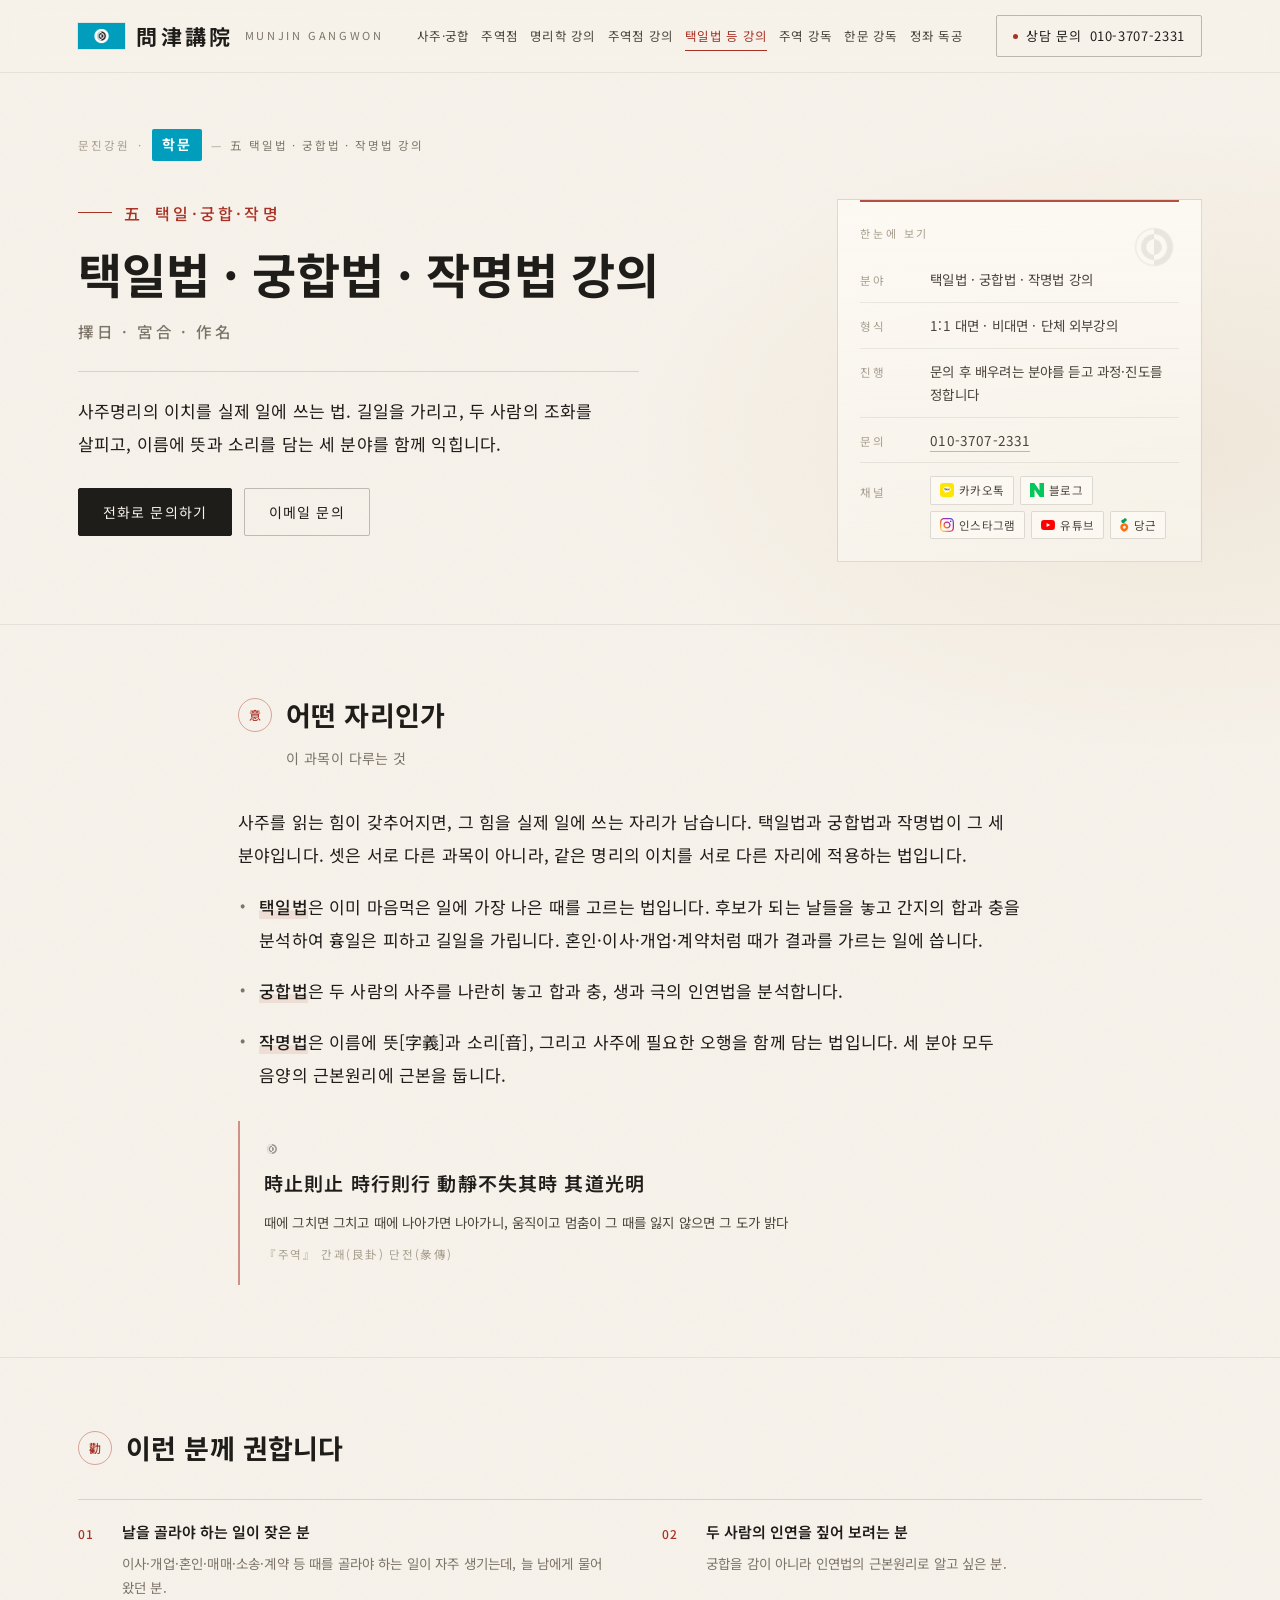
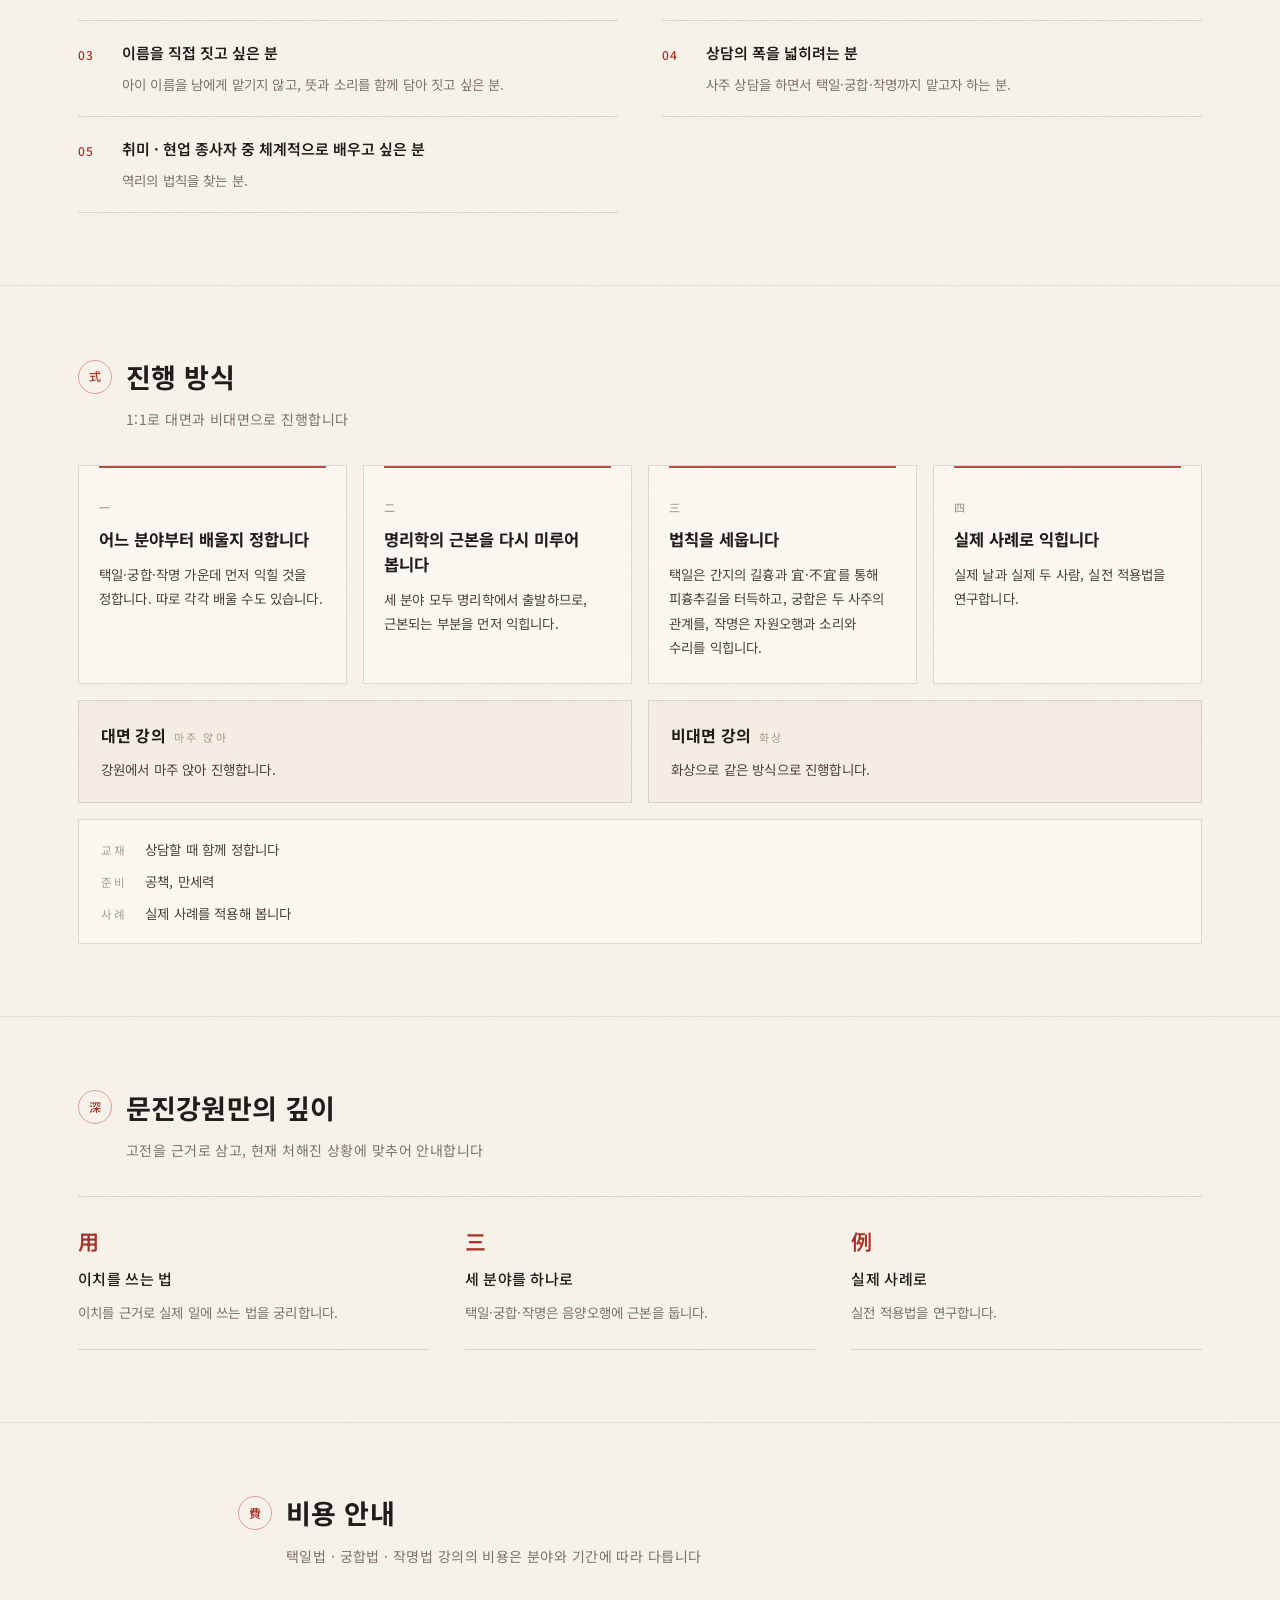
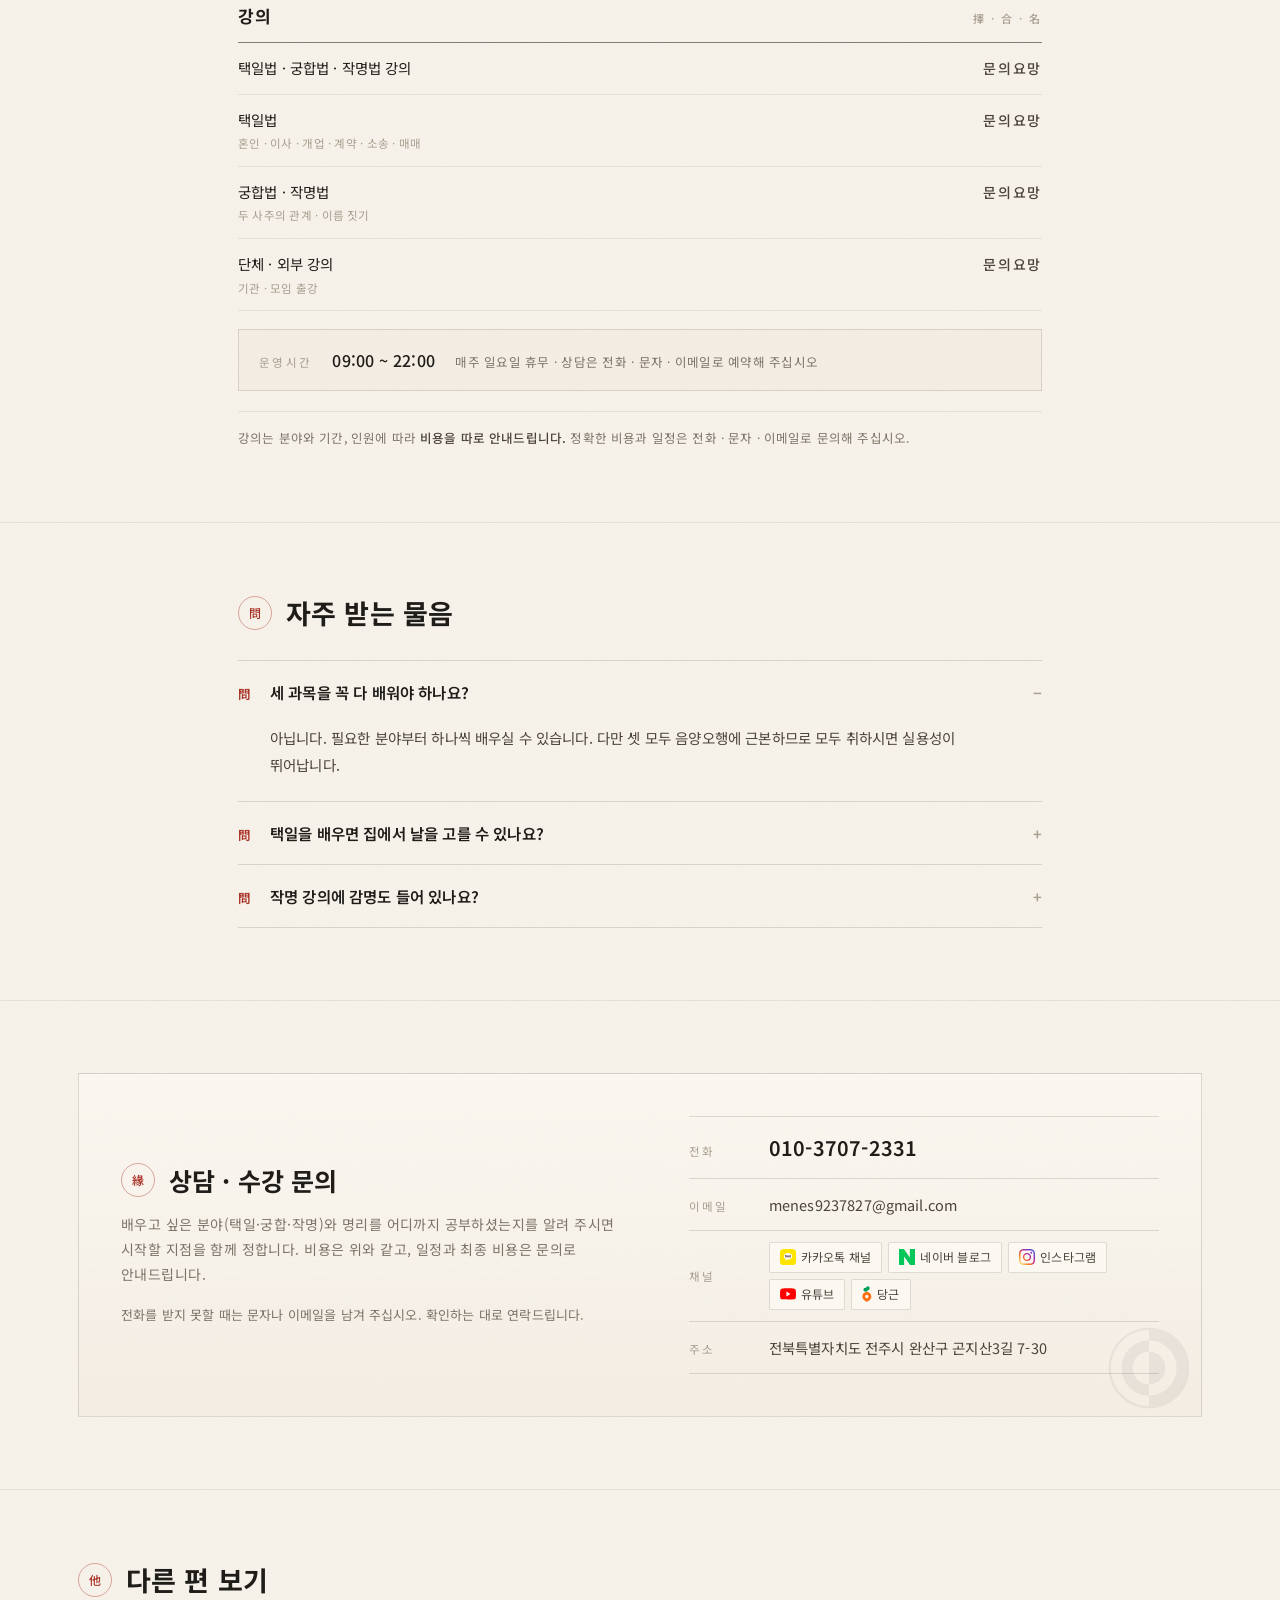
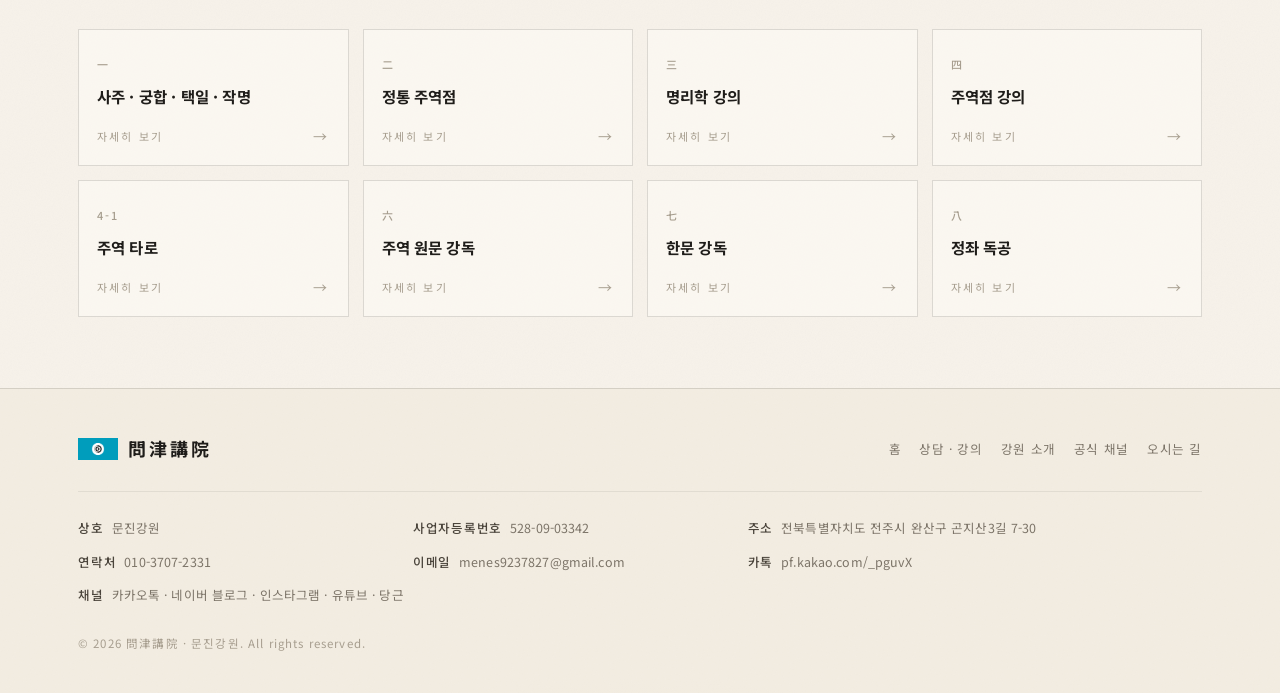
<file: taegil-class.html>
<!DOCTYPE html>
<html lang="ko">
<head>
<meta charset="utf-8">
<meta name="viewport" content="width=device-width, initial-scale=1">
<title>택일법 · 궁합법 · 작명법 강의 · 問津講院 문진강원</title>
<meta name="description" content="전주 문진강원의 택일법·궁합법·작명법 강의. 사주명리의 이치로 길일을 가리고, 두 사람의 조화를 살피고, 이름에 뜻과 소리를 담는 응용 강의.">
<meta name="theme-color" content="#F7F2EA">
<link rel="icon" type="image/png" href="assets/favicon.png">
<link rel="apple-touch-icon" href="assets/apple-touch-icon.png">

<meta property="og:type" content="article">
<meta property="og:title" content="택일법 · 궁합법 · 작명법 강의 · 問津講院 문진강원">
<meta property="og:description" content="전주 문진강원의 택일법·궁합법·작명법 강의. 사주명리의 이치로 길일을 가리고, 두 사람의 조화를 살피고, 이름에 뜻과 소리를 담는 응용 강의.">
<meta property="og:image" content="assets/hanok-yard.jpg">
<link rel="preconnect" href="https://fonts.googleapis.com">
<link rel="preconnect" href="https://fonts.gstatic.com" crossorigin>
<link href="https://fonts.googleapis.com/css2?family=Noto+Sans+KR:wght@300;400;500;600;700;800&display=swap" rel="stylesheet">
<link rel="stylesheet" href="assets/detail.css">
</head>
<body>
<a class="skip" href="#main">본문 바로가기</a>

<header class="site-header">
  <div class="wrap">
    <a class="brand" href="index.html" aria-label="문진강원 홈으로">
      <img class="flag brand-flag" src="assets/flag-sm.png" alt="" width="47" height="26">
      <span class="hanja">問津講院</span>
      <span class="romaji">Munjin Gangwon</span>
    </a>
    <nav class="partnav" aria-label="술수 · 학문 · 영성 여덟 편">
      <a href="saju.html">사주·궁합</a>
      <a href="juyeok.html">주역점</a>
      <a href="myeongri.html">명리학 강의</a>
      <a href="juyeok-class.html">주역점 강의</a>
      <a href="taegil-class.html" aria-current="page">택일법 등 강의</a>
      <a href="juyeok-classics.html">주역 강독</a>
      <a href="hanmun.html">한문 강독</a>
      <a href="meditation.html">정좌 독공</a>
    </nav>
    <a class="header-tel" href="tel:01037072331">
      <span class="dot" aria-hidden="true"></span><span class="label">상담 문의</span> 010-3707-2331
    </a>
  </div>
</header>

<main id="main">

  <section class="phero">
    <div class="wrap">
      <nav class="crumb" aria-label="위치">
        <a href="index.html">문진강원</a>
        <span aria-hidden="true">·</span>
        <a class="here" href="index.html#services">학문</a>
        <span class="dash" aria-hidden="true">—</span>
        <span class="now">五 택일법 · 궁합법 · 작명법 강의</span>
      </nav>

      <div class="phero-grid">
        <div>
          <p class="num">五<span>택일·궁합·작명</span></p>
          <h1>택일법 · 궁합법 · 작명법 강의</h1>
          <p class="hanja-sub">擇日 · 宮合 · 作名</p>
          <p class="ph-lead">사주명리의 이치를 실제 일에 쓰는 법. 길일을 가리고, 두 사람의 조화를 살피고, 이름에 뜻과 소리를 담는 세 분야를 함께 익힙니다.</p>
          <div class="ph-actions">
            <a class="btn btn-solid" href="tel:01037072331">전화로 문의하기</a>
            <a class="btn btn-ghost" href="mailto:menes9237827@gmail.com">이메일 문의</a>
          </div>
        </div>

        <aside class="ph-card" aria-label="한눈에 보기">
          <span class="sym-wm card-wm" aria-hidden="true"></span>
          <p class="cap">한눈에 보기</p>
          <dl>
            <div><dt>분야</dt><dd>택일법 · 궁합법 · 작명법 강의</dd></div>
            <div><dt>형식</dt><dd>1:1 대면 · 비대면 · 단체 외부강의</dd></div>
            <div><dt>진행</dt><dd>문의 후 배우려는 분야를 듣고 과정·진도를 정합니다</dd></div>
            <div><dt>문의</dt><dd><a href="tel:01037072331">010-3707-2331</a></dd></div>
            <div><dt>채널</dt><dd class="ch-cell"><div class="chips">
              <a href="https://pf.kakao.com/_pguvX" target="_blank" rel="noopener"><span class="ic" aria-hidden="true"><svg width="14" height="14" viewBox="0 0 32 32" xmlns="http://www.w3.org/2000/svg"><rect width="32" height="32" rx="7" fill="#FEE500"/><g transform="translate(5.6 4.9) scale(0.867)"><path fill="#FFFFFF" d="M12 18.75c-.591 0-1.1697-.0413-1.7317-.1209-.5626.3965-3.813 2.6797-4.1198 2.7225 0 0-.1258.0489-.2328-.0141s-.0876-.2282-.0876-.2282c.0322-.2198.8426-3.0183.992-3.5333-2.7452-1.36-4.5701-3.7686-4.5701-6.5135C2.25 6.8168 6.6152 3.375 12 3.375s9.75 3.4418 9.75 7.6875c0 4.2457-4.3652 7.6875-9.75 7.6875z"/><path fill="#3C1E1E" d="M8.0496 9.8672h-.8777v3.3417c0 .2963-.2523.5372-.5625.5372s-.5625-.2409-.5625-.5372V9.8672h-.8777c-.3044 0-.552-.2471-.552-.5508s.2477-.5508.552-.5508h2.8804c.3044 0 .552.2471.552.5508s-.2477.5508-.552.5508zm10.9879 2.9566a.558.558 0 0 1 .108.4167.5588.5588 0 0 1-.2183.371.5572.5572 0 0 1-.3383.1135.558.558 0 0 1-.4493-.2236l-1.3192-1.7479-.1952.1952v1.2273a.5635.5635 0 0 1-.5627.5628.563.563 0 0 1-.5625-.5625V9.3281c0-.3102.2523-.5625.5625-.5625s.5625.2523.5625.5625v1.209l1.5694-1.5694c.0807-.0807.1916-.1252.312-.1252.1404 0 .2814.0606.3871.1661.0985.0984.1573.2251.1654.3566.0082.1327-.036.2542-.1241.3425l-1.2818 1.2817 1.3845 1.8344zm-8.3502-3.5023c-.095-.2699-.3829-.5475-.7503-.5557-.3663.0083-.6542.2858-.749.5551l-1.3455 3.5415c-.1708.5305-.0217.7272.1333.7988a.8568.8568 0 0 0 .3576.0776c.2346 0 .4139-.0952.4678-.2481l.2787-.7297 1.7152.0001.2785.7292c.0541.1532.2335.2484.4681.2484a.8601.8601 0 0 0 .3576-.0775c.1551-.0713.3041-.2681.1329-.7999l-1.3449-3.5398zm-1.3116 2.4433l.5618-1.5961.5618 1.5961H9.3757zm5.9056 1.3836c0 .2843-.2418.5156-.5391.5156h-1.8047c-.2973 0-.5391-.2314-.5391-.5156V9.3281c0-.3102.2576-.5625.5742-.5625s.5742.2523.5742.5625v3.3047h1.1953c.2974 0 .5392.2314.5392.5156z"/></g></svg></span><span>카카오톡</span></a>
              <a href="https://blog.naver.com/menes01" target="_blank" rel="noopener"><span class="ic" aria-hidden="true"><svg width="14" height="14" viewBox="0 0 24 24" xmlns="http://www.w3.org/2000/svg"><path fill="#03C75A" d="M16.273 12.845 7.376 0H0v24h7.726V11.156L16.624 24H24V0h-7.727v12.845Z"/></svg></span><span>블로그</span></a>
              <a href="https://www.instagram.com/futura.saju/" target="_blank" rel="noopener"><span class="ic" aria-hidden="true"><svg width="14" height="14" viewBox="0 0 24 24" xmlns="http://www.w3.org/2000/svg"><defs><linearGradient id="igCard2" x1="2" y1="22" x2="22" y2="2" gradientUnits="userSpaceOnUse"><stop offset="0" stop-color="#FEDA75"/><stop offset=".28" stop-color="#FA7E1E"/><stop offset=".52" stop-color="#D62976"/><stop offset=".74" stop-color="#962FBF"/><stop offset="1" stop-color="#4F5BD5"/></linearGradient></defs><path fill="url(#igCard2)" d="M7.0301.084c-1.2768.0602-2.1487.264-2.911.5634-.7888.3075-1.4575.72-2.1228 1.3877-.6652.6677-1.075 1.3368-1.3802 2.127-.2954.7638-.4956 1.6365-.552 2.914-.0564 1.2775-.0689 1.6882-.0626 4.947.0062 3.2586.0206 3.6671.0825 4.9473.061 1.2765.264 2.1482.5635 2.9107.308.7889.72 1.4573 1.388 2.1228.6679.6655 1.3365 1.0743 2.1285 1.38.7632.295 1.6361.4961 2.9134.552 1.2773.056 1.6884.069 4.9462.0627 3.2578-.0062 3.668-.0207 4.9478-.0814 1.28-.0607 2.147-.2652 2.9098-.5633.7889-.3086 1.4578-.72 2.1228-1.3881.665-.6682 1.0745-1.3378 1.3795-2.1284.2957-.7632.4966-1.636.552-2.9124.056-1.2809.0692-1.6898.063-4.948-.0063-3.2583-.021-3.6668-.0817-4.9465-.0607-1.2797-.264-2.1487-.5633-2.9117-.3084-.7889-.72-1.4568-1.3876-2.1228C21.2982 1.33 20.628.9208 19.8378.6165 19.074.321 18.2017.1197 16.9244.0645 15.6471.0093 15.236-.005 11.977.0014 8.718.0076 8.31.0215 7.0301.0839m.1402 21.6932c-1.17-.0509-1.8053-.2453-2.2287-.408-.5606-.216-.96-.4771-1.3819-.895-.422-.4178-.6811-.8186-.9-1.378-.1644-.4234-.3624-1.058-.4171-2.228-.0595-1.2645-.072-1.6442-.079-4.848-.007-3.2037.0053-3.583.0607-4.848.05-1.169.2456-1.805.408-2.2282.216-.5613.4762-.96.895-1.3816.4188-.4217.8184-.6814 1.3783-.9003.423-.1651 1.0575-.3614 2.227-.4171 1.2655-.06 1.6447-.072 4.848-.079 3.2033-.007 3.5835.005 4.8495.0608 1.169.0508 1.8053.2445 2.228.408.5608.216.96.4754 1.3816.895.4217.4194.6816.8176.9005 1.3787.1653.4217.3617 1.056.4169 2.2263.0602 1.2655.0739 1.645.0796 4.848.0058 3.203-.0055 3.5834-.061 4.848-.051 1.17-.245 1.8055-.408 2.2294-.216.5604-.4763.96-.8954 1.3814-.419.4215-.8181.6811-1.3783.9-.4224.1649-1.0577.3617-2.2262.4174-1.2656.0595-1.6448.072-4.8493.079-3.2045.007-3.5825-.006-4.848-.0608M16.953 5.5864A1.44 1.44 0 1 0 18.39 4.144a1.44 1.44 0 0 0-1.437 1.4424M5.8385 12.012c.0067 3.4032 2.7706 6.1557 6.173 6.1493 3.4026-.0065 6.157-2.7701 6.1506-6.1733-.0065-3.4032-2.771-6.1565-6.174-6.1498-3.403.0067-6.156 2.771-6.1496 6.1738M8 12.0077a4 4 0 1 1 4.008 3.9921A3.9996 3.9996 0 0 1 8 12.0077"/></svg></span><span>인스타그램</span></a>
              <a href="https://www.youtube.com/@미래사주" target="_blank" rel="noopener"><span class="ic" aria-hidden="true"><svg width="14" height="14" viewBox="0 0 24 24" xmlns="http://www.w3.org/2000/svg"><path fill="#FF0000" d="M23.498 6.186a3.016 3.016 0 0 0-2.122-2.136C19.505 3.545 12 3.545 12 3.545s-7.505 0-9.377.505A3.017 3.017 0 0 0 .502 6.186C0 8.07 0 12 0 12s0 3.93.502 5.814a3.016 3.016 0 0 0 2.122 2.136c1.871.505 9.376.505 9.376.505s7.505 0 9.377-.505a3.015 3.015 0 0 0 2.122-2.136C24 15.93 24 12 24 12s0-3.93-.502-5.814zM9.545 15.568V8.432L15.818 12l-6.273 3.568z"/></svg></span><span>유튜브</span></a>
              <a href="https://www.daangn.com/kr/local-profile/%EB%AC%B8%EC%A7%84%EA%B0%95%EC%9B%90-46cbgq1tn4zh/" target="_blank" rel="noopener"><span class="ic" aria-hidden="true"><svg width="8.5" height="14" viewBox="10.4 3.8 19.7 32.4" xmlns="http://www.w3.org/2000/svg"><path fill="#FF6F0F" d="M20.269 15.922c-5.093 0-9.221 4.002-9.221 9.046 0 6.973 9.246 10.674 9.22 10.664-.025.01 9.222-3.69 9.222-10.664 0-5.044-4.129-9.046-9.221-9.046Zm0 12.707c-.69 0-1.365-.203-1.94-.583a3.468 3.468 0 0 1-1.285-1.551 3.426 3.426 0 0 1 .757-3.767 3.52 3.52 0 0 1 3.804-.75 3.482 3.482 0 0 1 1.567 1.274 3.432 3.432 0 0 1-.434 4.365 3.52 3.52 0 0 1-2.469 1.012Z"/><path fill="#00A05B" d="M22.345 4.399c-2.152 0-3.65 1.489-3.886 3.242-2.87-.785-5.118 1.368-5.118 3.751 0 1.818 1.258 3.286 2.943 3.763 1.357.384 3.799.098 3.799.098-.012-.587.534-1.232 1.376-1.82 2.396-1.669 4.271-2.455 4.56-4.732.304-2.376-1.482-4.302-3.674-4.302Z"/></svg></span><span>당근</span></a>
              </div></dd></div>
          </dl>
        </aside>
      </div>
    </div>
  </section>

  <section class="sec">
    <div class="wrap narrow">
      <h2 class="h2"><span class="hanja" aria-hidden="true">意</span>어떤 자리인가</h2>
      <p class="h2lead">이 과목이 다루는 것</p>
      <div class="prose">
          <p>사주를 읽는 힘이 갖추어지면, 그 힘을 실제 일에 쓰는 자리가 남습니다. 택일법과 궁합법과 작명법이 그 세 분야입니다. 셋은 서로 다른 과목이 아니라, 같은 명리의 이치를 서로 다른 자리에 적용하는 법입니다.</p>
          <p class="pt"><strong>택일법</strong>은 이미 마음먹은 일에 가장 나은 때를 고르는 법입니다. 후보가 되는 날들을 놓고 간지의 합과 충을 분석하여 흉일은 피하고 길일을 가립니다. 혼인·이사·개업·계약처럼 때가 결과를 가르는 일에 씁니다.</p>
          <p class="pt"><strong>궁합법</strong>은 두 사람의 사주를 나란히 놓고 합과 충, 생과 극의 인연법을 분석합니다.</p>
          <p class="pt"><strong>작명법</strong>은 이름에 뜻[字義]과 소리[音], 그리고 사주에 필요한 오행을 함께 담는 법입니다. 세 분야 모두 음양의 근본원리에 근본을 둡니다.</p>
          <blockquote class="quote">
            <img class="quote-sym" src="assets/symbol-ink.png" alt="" width="16" height="16">
            <p class="cn">時止則止 時行則行 動靜不失其時 其道光明</p>
            <p class="kr">때에 그치면 그치고 때에 나아가면 나아가니, 움직이고 멈춤이 그 때를 잃지 않으면 그 도가 밝다</p>
            <p class="src">『주역』 간괘(艮卦) 단전(彖傳)</p>
          </blockquote>
      </div>
    </div>
  </section>

  <section class="sec">
    <div class="wrap">
      <h2 class="h2"><span class="hanja" aria-hidden="true">勸</span>이런 분께 권합니다</h2>
      <ul class="who">
            <li>
              <span class="n" aria-hidden="true">01</span>
              <div><h3>날을 골라야 하는 일이 잦은 분</h3><p>이사·개업·혼인·매매·소송·계약 등 때를 골라야 하는 일이 자주 생기는데, 늘 남에게 물어 왔던 분.</p></div>
            </li>
            <li>
              <span class="n" aria-hidden="true">02</span>
              <div><h3>두 사람의 인연을 짚어 보려는 분</h3><p>궁합을 감이 아니라 인연법의 근본원리로 알고 싶은 분.</p></div>
            </li>
            <li>
              <span class="n" aria-hidden="true">03</span>
              <div><h3>이름을 직접 짓고 싶은 분</h3><p>아이 이름을 남에게 맡기지 않고, 뜻과 소리를 함께 담아 짓고 싶은 분.</p></div>
            </li>
            <li>
              <span class="n" aria-hidden="true">04</span>
              <div><h3>상담의 폭을 넓히려는 분</h3><p>사주 상담을 하면서 택일·궁합·작명까지 맡고자 하는 분.</p></div>
            </li>
            <li>
              <span class="n" aria-hidden="true">05</span>
              <div><h3>취미 · 현업 종사자 중 체계적으로 배우고 싶은 분</h3><p>역리의 법칙을 찾는 분.</p></div>
            </li>
      </ul>
    </div>
  </section>

  <section class="sec">
    <div class="wrap">
      <h2 class="h2"><span class="hanja" aria-hidden="true">式</span>진행 방식</h2>
      <p class="h2lead">1:1로 대면과 비대면으로 진행합니다</p>
      <ol class="steps">
          <li class="step">
            <p class="k">一</p>
            <h3>어느 분야부터 배울지 정합니다</h3>
            <p>택일·궁합·작명 가운데 먼저 익힐 것을 정합니다. 따로 각각 배울 수도 있습니다.</p>
          </li>
          <li class="step">
            <p class="k">二</p>
            <h3>명리학의 근본을 다시 미루어 봅니다</h3>
            <p>세 분야 모두 명리학에서 출발하므로, 근본되는 부분을 먼저 익힙니다.</p>
          </li>
          <li class="step">
            <p class="k">三</p>
            <h3>법칙을 세웁니다</h3>
            <p>택일은 간지의 길흉과 宜·不宜를 통해 피흉추길을 터득하고, 궁합은 두 사주의 관계를, 작명은 자원오행과 소리와 수리를 익힙니다.</p>
          </li>
          <li class="step">
            <p class="k">四</p>
            <h3>실제 사례로 익힙니다</h3>
            <p>실제 날과 실제 두 사람, 실전 적용법을 연구합니다.</p>
          </li>
      </ol>
      <div class="two-track">
          <div class="track">
            <h3>대면 강의<span>마주 앉아</span></h3>
            <p>강원에서 마주 앉아 진행합니다.</p>
          </div>
          <div class="track">
            <h3>비대면 강의<span>화상</span></h3>
            <p>화상으로 같은 방식으로 진행합니다.</p>
          </div>
      </div>
      <div class="prepare">
          <span class="lb">교재</span><span>상담할 때 함께 정합니다</span>
          <span class="lb">준비</span><span>공책, 만세력</span>
          <span class="lb">사례</span><span>실제 사례를 적용해 봅니다</span>
      </div>
    </div>
  </section>

  <section class="sec">
    <div class="wrap">
      <h2 class="h2"><span class="hanja" aria-hidden="true">深</span>문진강원만의 깊이</h2>
      <p class="h2lead">고전을 근거로 삼고, 현재 처해진 상황에 맞추어 안내합니다</p>
      <ul class="depths">
          <li>
            <p class="k" aria-hidden="true">用</p>
            <h3>이치를 쓰는 법</h3>
            <p>이치를 근거로 실제 일에 쓰는 법을 궁리합니다.</p>
          </li>
          <li>
            <p class="k" aria-hidden="true">三</p>
            <h3>세 분야를 하나로</h3>
            <p>택일·궁합·작명은 음양오행에 근본을 둡니다.</p>
          </li>
          <li>
            <p class="k" aria-hidden="true">例</p>
            <h3>실제 사례로</h3>
            <p>실전 적용법을 연구합니다.</p>
          </li>
      </ul>
    </div>
  </section>

  <section class="sec">
    <div class="wrap narrow">
      <h2 class="h2"><span class="hanja" aria-hidden="true">費</span>비용 안내</h2>
      <p class="h2lead">택일법 · 궁합법 · 작명법 강의의 비용은 분야와 기간에 따라 다릅니다</p>

      <div class="fee-block">
        <div class="fee-head"><h3>강의</h3><span class="han">擇 · 合 · 名</span></div>
        <ul class="fee-list">
          <li><span class="nm">택일법 · 궁합법 · 작명법 강의</span><span class="pr q">문의요망</span></li>
          <li><span class="nm">택일법<em>혼인 · 이사 · 개업 · 계약 · 소송 · 매매</em></span><span class="pr q">문의요망</span></li>
          <li><span class="nm">궁합법 · 작명법<em>두 사주의 관계 · 이름 짓기</em></span><span class="pr q">문의요망</span></li>
          <li><span class="nm">단체 · 외부 강의<em>기관 · 모임 출강</em></span><span class="pr q">문의요망</span></li>
        </ul>
      </div>

      <div class="hours">
        <span class="lb">운영시간</span>
        <span class="v">09:00 ~ 22:00</span>
        <span class="sub">매주 일요일 휴무 · 상담은 전화 · 문자 · 이메일로 예약해 주십시오</span>
      </div>

      <p class="fee-foot">강의는 분야와 기간, 인원에 따라 <b>비용을 따로 안내드립니다.</b> 정확한 비용과 일정은 전화 · 문자 · 이메일로 문의해 주십시오.</p>
    </div>
  </section>

  <section class="sec">
    <div class="wrap narrow">
      <h2 class="h2"><span class="hanja" aria-hidden="true">問</span>자주 받는 물음</h2>
      <div class="faq">
          <details open>
            <summary><span class="q" aria-hidden="true">問</span><span>세 과목을 꼭 다 배워야 하나요?</span></summary>
            <div class="a">아닙니다. 필요한 분야부터 하나씩 배우실 수 있습니다. 다만 셋 모두 음양오행에 근본하므로 모두 취하시면 실용성이 뛰어납니다.</div>
          </details>
          <details>
            <summary><span class="q" aria-hidden="true">問</span><span>택일을 배우면 집에서 날을 고를 수 있나요?</span></summary>
            <div class="a">네. 후보가 되는 날을 놓고 스스로 가릴 수 있는 데까지 이릅니다. 다만 큰일은 상담을 함께 받으시는 편이 좋습니다.</div>
          </details>
          <details>
            <summary><span class="q" aria-hidden="true">問</span><span>작명 강의에 감명도 들어 있나요?</span></summary>
            <div class="a">이름을 짓는 법과 함께, 지어진 이름을 보는 법(감명)도 다룹니다.</div>
          </details>
      </div>
    </div>
  </section>

  <section class="sec">
    <div class="wrap">
      <div class="cta-band">
        <span class="sym-wm cta-wm" aria-hidden="true"></span>
        <div>
          <h2 class="h2"><span class="hanja" aria-hidden="true">緣</span>상담 · 수강 문의</h2>
          <p class="h2lead">배우고 싶은 분야(택일·궁합·작명)와 명리를 어디까지 공부하셨는지를 알려 주시면 시작할 지점을 함께 정합니다. 비용은 위와 같고, 일정과 최종 비용은 문의로 안내드립니다.</p>
          <p class="cta-note">전화를 받지 못할 때는 문자나 이메일을 남겨 주십시오. 확인하는 대로 연락드립니다.</p>
        </div>
        <ul class="cta-list">
          <li><span class="lb">전화</span><a class="big" href="tel:01037072331">010-3707-2331</a></li>
          <li><span class="lb">이메일</span><a href="mailto:menes9237827@gmail.com">menes9237827@gmail.com</a></li>
          <li class="ch-row"><span class="lb">채널</span><div class="chips">
              <a href="https://pf.kakao.com/_pguvX" target="_blank" rel="noopener"><span class="ic" aria-hidden="true"><svg width="16" height="16" viewBox="0 0 32 32" xmlns="http://www.w3.org/2000/svg"><rect width="32" height="32" rx="7" fill="#FEE500"/><g transform="translate(5.6 4.9) scale(0.867)"><path fill="#FFFFFF" d="M12 18.75c-.591 0-1.1697-.0413-1.7317-.1209-.5626.3965-3.813 2.6797-4.1198 2.7225 0 0-.1258.0489-.2328-.0141s-.0876-.2282-.0876-.2282c.0322-.2198.8426-3.0183.992-3.5333-2.7452-1.36-4.5701-3.7686-4.5701-6.5135C2.25 6.8168 6.6152 3.375 12 3.375s9.75 3.4418 9.75 7.6875c0 4.2457-4.3652 7.6875-9.75 7.6875z"/><path fill="#3C1E1E" d="M8.0496 9.8672h-.8777v3.3417c0 .2963-.2523.5372-.5625.5372s-.5625-.2409-.5625-.5372V9.8672h-.8777c-.3044 0-.552-.2471-.552-.5508s.2477-.5508.552-.5508h2.8804c.3044 0 .552.2471.552.5508s-.2477.5508-.552.5508zm10.9879 2.9566a.558.558 0 0 1 .108.4167.5588.5588 0 0 1-.2183.371.5572.5572 0 0 1-.3383.1135.558.558 0 0 1-.4493-.2236l-1.3192-1.7479-.1952.1952v1.2273a.5635.5635 0 0 1-.5627.5628.563.563 0 0 1-.5625-.5625V9.3281c0-.3102.2523-.5625.5625-.5625s.5625.2523.5625.5625v1.209l1.5694-1.5694c.0807-.0807.1916-.1252.312-.1252.1404 0 .2814.0606.3871.1661.0985.0984.1573.2251.1654.3566.0082.1327-.036.2542-.1241.3425l-1.2818 1.2817 1.3845 1.8344zm-8.3502-3.5023c-.095-.2699-.3829-.5475-.7503-.5557-.3663.0083-.6542.2858-.749.5551l-1.3455 3.5415c-.1708.5305-.0217.7272.1333.7988a.8568.8568 0 0 0 .3576.0776c.2346 0 .4139-.0952.4678-.2481l.2787-.7297 1.7152.0001.2785.7292c.0541.1532.2335.2484.4681.2484a.8601.8601 0 0 0 .3576-.0775c.1551-.0713.3041-.2681.1329-.7999l-1.3449-3.5398zm-1.3116 2.4433l.5618-1.5961.5618 1.5961H9.3757zm5.9056 1.3836c0 .2843-.2418.5156-.5391.5156h-1.8047c-.2973 0-.5391-.2314-.5391-.5156V9.3281c0-.3102.2576-.5625.5742-.5625s.5742.2523.5742.5625v3.3047h1.1953c.2974 0 .5392.2314.5392.5156z"/></g></svg></span><span>카카오톡 채널</span></a>
              <a href="https://blog.naver.com/menes01" target="_blank" rel="noopener"><span class="ic" aria-hidden="true"><svg width="16" height="16" viewBox="0 0 24 24" xmlns="http://www.w3.org/2000/svg"><path fill="#03C75A" d="M16.273 12.845 7.376 0H0v24h7.726V11.156L16.624 24H24V0h-7.727v12.845Z"/></svg></span><span>네이버 블로그</span></a>
              <a href="https://www.instagram.com/futura.saju/" target="_blank" rel="noopener"><span class="ic" aria-hidden="true"><svg width="16" height="16" viewBox="0 0 24 24" xmlns="http://www.w3.org/2000/svg"><defs><linearGradient id="igCta2" x1="2" y1="22" x2="22" y2="2" gradientUnits="userSpaceOnUse"><stop offset="0" stop-color="#FEDA75"/><stop offset=".28" stop-color="#FA7E1E"/><stop offset=".52" stop-color="#D62976"/><stop offset=".74" stop-color="#962FBF"/><stop offset="1" stop-color="#4F5BD5"/></linearGradient></defs><path fill="url(#igCta2)" d="M7.0301.084c-1.2768.0602-2.1487.264-2.911.5634-.7888.3075-1.4575.72-2.1228 1.3877-.6652.6677-1.075 1.3368-1.3802 2.127-.2954.7638-.4956 1.6365-.552 2.914-.0564 1.2775-.0689 1.6882-.0626 4.947.0062 3.2586.0206 3.6671.0825 4.9473.061 1.2765.264 2.1482.5635 2.9107.308.7889.72 1.4573 1.388 2.1228.6679.6655 1.3365 1.0743 2.1285 1.38.7632.295 1.6361.4961 2.9134.552 1.2773.056 1.6884.069 4.9462.0627 3.2578-.0062 3.668-.0207 4.9478-.0814 1.28-.0607 2.147-.2652 2.9098-.5633.7889-.3086 1.4578-.72 2.1228-1.3881.665-.6682 1.0745-1.3378 1.3795-2.1284.2957-.7632.4966-1.636.552-2.9124.056-1.2809.0692-1.6898.063-4.948-.0063-3.2583-.021-3.6668-.0817-4.9465-.0607-1.2797-.264-2.1487-.5633-2.9117-.3084-.7889-.72-1.4568-1.3876-2.1228C21.2982 1.33 20.628.9208 19.8378.6165 19.074.321 18.2017.1197 16.9244.0645 15.6471.0093 15.236-.005 11.977.0014 8.718.0076 8.31.0215 7.0301.0839m.1402 21.6932c-1.17-.0509-1.8053-.2453-2.2287-.408-.5606-.216-.96-.4771-1.3819-.895-.422-.4178-.6811-.8186-.9-1.378-.1644-.4234-.3624-1.058-.4171-2.228-.0595-1.2645-.072-1.6442-.079-4.848-.007-3.2037.0053-3.583.0607-4.848.05-1.169.2456-1.805.408-2.2282.216-.5613.4762-.96.895-1.3816.4188-.4217.8184-.6814 1.3783-.9003.423-.1651 1.0575-.3614 2.227-.4171 1.2655-.06 1.6447-.072 4.848-.079 3.2033-.007 3.5835.005 4.8495.0608 1.169.0508 1.8053.2445 2.228.408.5608.216.96.4754 1.3816.895.4217.4194.6816.8176.9005 1.3787.1653.4217.3617 1.056.4169 2.2263.0602 1.2655.0739 1.645.0796 4.848.0058 3.203-.0055 3.5834-.061 4.848-.051 1.17-.245 1.8055-.408 2.2294-.216.5604-.4763.96-.8954 1.3814-.419.4215-.8181.6811-1.3783.9-.4224.1649-1.0577.3617-2.2262.4174-1.2656.0595-1.6448.072-4.8493.079-3.2045.007-3.5825-.006-4.848-.0608M16.953 5.5864A1.44 1.44 0 1 0 18.39 4.144a1.44 1.44 0 0 0-1.437 1.4424M5.8385 12.012c.0067 3.4032 2.7706 6.1557 6.173 6.1493 3.4026-.0065 6.157-2.7701 6.1506-6.1733-.0065-3.4032-2.771-6.1565-6.174-6.1498-3.403.0067-6.156 2.771-6.1496 6.1738M8 12.0077a4 4 0 1 1 4.008 3.9921A3.9996 3.9996 0 0 1 8 12.0077"/></svg></span><span>인스타그램</span></a>
              <a href="https://www.youtube.com/@미래사주" target="_blank" rel="noopener"><span class="ic" aria-hidden="true"><svg width="16" height="16" viewBox="0 0 24 24" xmlns="http://www.w3.org/2000/svg"><path fill="#FF0000" d="M23.498 6.186a3.016 3.016 0 0 0-2.122-2.136C19.505 3.545 12 3.545 12 3.545s-7.505 0-9.377.505A3.017 3.017 0 0 0 .502 6.186C0 8.07 0 12 0 12s0 3.93.502 5.814a3.016 3.016 0 0 0 2.122 2.136c1.871.505 9.376.505 9.376.505s7.505 0 9.377-.505a3.015 3.015 0 0 0 2.122-2.136C24 15.93 24 12 24 12s0-3.93-.502-5.814zM9.545 15.568V8.432L15.818 12l-6.273 3.568z"/></svg></span><span>유튜브</span></a>
              <a href="https://www.daangn.com/kr/local-profile/%EB%AC%B8%EC%A7%84%EA%B0%95%EC%9B%90-46cbgq1tn4zh/" target="_blank" rel="noopener"><span class="ic" aria-hidden="true"><svg width="9.7" height="16" viewBox="10.4 3.8 19.7 32.4" xmlns="http://www.w3.org/2000/svg"><path fill="#FF6F0F" d="M20.269 15.922c-5.093 0-9.221 4.002-9.221 9.046 0 6.973 9.246 10.674 9.22 10.664-.025.01 9.222-3.69 9.222-10.664 0-5.044-4.129-9.046-9.221-9.046Zm0 12.707c-.69 0-1.365-.203-1.94-.583a3.468 3.468 0 0 1-1.285-1.551 3.426 3.426 0 0 1 .757-3.767 3.52 3.52 0 0 1 3.804-.75 3.482 3.482 0 0 1 1.567 1.274 3.432 3.432 0 0 1-.434 4.365 3.52 3.52 0 0 1-2.469 1.012Z"/><path fill="#00A05B" d="M22.345 4.399c-2.152 0-3.65 1.489-3.886 3.242-2.87-.785-5.118 1.368-5.118 3.751 0 1.818 1.258 3.286 2.943 3.763 1.357.384 3.799.098 3.799.098-.012-.587.534-1.232 1.376-1.82 2.396-1.669 4.271-2.455 4.56-4.732.304-2.376-1.482-4.302-3.674-4.302Z"/></svg></span><span>당근</span></a>
              </div></li>
          <li><span class="lb">주소</span><span>전북특별자치도 전주시 완산구 곤지산3길 7-30</span></li>
        </ul>
      </div>
    </div>
  </section>

  <section class="sec">
    <div class="wrap">
      <h2 class="h2"><span class="hanja" aria-hidden="true">他</span>다른 편 보기</h2>
      <div class="pager eight">
          <a class="pg" href="saju.html">
            <span>
              <span class="pn">一</span>
              <h3>사주 · 궁합 · 택일 · 작명</h3>
            </span>
            <span class="go"><span>자세히 보기</span><span class="arrow" aria-hidden="true">→</span></span>
          </a>

          <a class="pg" href="juyeok.html">
            <span>
              <span class="pn">二</span>
              <h3>정통 주역점</h3>
            </span>
            <span class="go"><span>자세히 보기</span><span class="arrow" aria-hidden="true">→</span></span>
          </a>

          <a class="pg" href="myeongri.html">
            <span>
              <span class="pn">三</span>
              <h3>명리학 강의</h3>
            </span>
            <span class="go"><span>자세히 보기</span><span class="arrow" aria-hidden="true">→</span></span>
          </a>

          <a class="pg" href="juyeok-class.html">
            <span>
              <span class="pn">四</span>
              <h3>주역점 강의</h3>
            </span>
            <span class="go"><span>자세히 보기</span><span class="arrow" aria-hidden="true">→</span></span>
          </a>

          <a class="pg" href="juyeok-tarot.html">
            <span>
              <span class="pn">4-1</span>
              <h3>주역 타로</h3>
            </span>
            <span class="go"><span>자세히 보기</span><span class="arrow" aria-hidden="true">→</span></span>
          </a>

          <a class="pg" href="juyeok-classics.html">
            <span>
              <span class="pn">六</span>
              <h3>주역 원문 강독</h3>
            </span>
            <span class="go"><span>자세히 보기</span><span class="arrow" aria-hidden="true">→</span></span>
          </a>

          <a class="pg" href="hanmun.html">
            <span>
              <span class="pn">七</span>
              <h3>한문 강독</h3>
            </span>
            <span class="go"><span>자세히 보기</span><span class="arrow" aria-hidden="true">→</span></span>
          </a>

          <a class="pg" href="meditation.html">
            <span>
              <span class="pn">八</span>
              <h3>정좌 독공</h3>
            </span>
            <span class="go"><span>자세히 보기</span><span class="arrow" aria-hidden="true">→</span></span>
          </a>
      </div>
    </div>
  </section>

</main>

<footer class="site-footer">
  <div class="wrap">
    <div class="footer-top">
      <span class="footer-brand"><img class="footer-flag" src="assets/flag-sm.png" alt="문진강원 강원기" width="40" height="22">問津講院</span>
      <nav class="footer-nav" aria-label="바닥글 메뉴">
        <a href="index.html">홈</a>
        <a href="index.html#services">상담 · 강의</a>
        <a href="index.html#about">강원 소개</a>
        <a href="index.html#channels">공식 채널</a>
        <a href="index.html#visit">오시는 길</a>
      </nav>
    </div>

    <div class="biz">
      <p><b>상호</b>문진강원</p>
      <p><b>사업자등록번호</b>528-09-03342</p>
      <p><b>주소</b>전북특별자치도 전주시 완산구 곤지산3길 7-30</p>
      <p><b>연락처</b><a href="tel:01037072331">010-3707-2331</a></p>
      <p><b>이메일</b><a href="mailto:menes9237827@gmail.com">menes9237827@gmail.com</a></p>
      <p><b>카톡</b><a href="https://pf.kakao.com/_pguvX" target="_blank" rel="noopener">pf.kakao.com/_pguvX</a></p>
      <p class="biz-ch"><b>채널</b><a href="https://pf.kakao.com/_pguvX" target="_blank" rel="noopener">카카오톡</a> · <a href="https://blog.naver.com/menes01" target="_blank" rel="noopener">네이버 블로그</a> · <a href="https://www.instagram.com/futura.saju/" target="_blank" rel="noopener">인스타그램</a> · <a href="https://www.youtube.com/@미래사주" target="_blank" rel="noopener">유튜브</a> · <a href="https://www.daangn.com/kr/local-profile/%EB%AC%B8%EC%A7%84%EA%B0%95%EC%9B%90-46cbgq1tn4zh/" target="_blank" rel="noopener">당근</a></p>
    </div>

    <div class="copyright">
      <span>© 2026 問津講院 · 문진강원. All rights reserved.</span>
    </div>
  </div>
</footer>

</body>
</html>
</file>
<file: assets/detail.css>
/* 問津講院 · 문진강원 — 상담 · 강의 상세 페이지 공통 스타일
   index.html의 한지(#F7F2EA) · 먹색(#1F1D1A) · 인주색(#A93226) 체계를 그대로 씁니다. */

:root{
  --hanji:#F7F2EA;
  --hanji-2:#F1EADE;
  --hanji-3:#EAE1D1;
  --paper:#FCF9F3;
  --ink:#1F1D1A;
  --ink-2:#4A443B;
  --ink-3:#7C7468;
  --ink-4:#A79E8F;
  --seal:#A93226;
  --brand:#009DBC;          /* 문진강원 대표 푸른색 — 강원기 바탕 */
  --brand-deep:#00687E;     /* 작은 글씨·링크용 짙은 푸른색 */
  --line:rgba(31,29,26,.14);
  --line-2:rgba(31,29,26,.08);
  --serif:"Noto Sans KR","Noto Sans CJK KR",sans-serif;   /* 제목·인용·한자도 고딕으로 통일 */
  --sans:"Noto Sans KR","Noto Sans CJK KR",sans-serif;
  --w:1180px;
}
*,*::before,*::after{box-sizing:border-box}
html{-webkit-text-size-adjust:100%;scroll-behavior:smooth}
body{
  margin:0;
  background-color:var(--hanji);
  color:var(--ink);
  font-family:var(--sans);
  font-weight:400;
  font-size:16px;
  line-height:1.75;
  letter-spacing:.01em;
  word-break:keep-all;
  overflow-wrap:break-word;
  -webkit-font-smoothing:antialiased;
  background-image:
    radial-gradient(1200px 600px at 12% -8%, rgba(255,255,255,.75), rgba(255,255,255,0) 62%),
    radial-gradient(900px 520px at 92% 8%, rgba(233,222,203,.55), rgba(233,222,203,0) 60%),
    radial-gradient(1100px 700px at 50% 108%, rgba(226,214,193,.5), rgba(226,214,193,0) 65%),
    url("data:image/svg+xml,%3Csvg xmlns='http://www.w3.org/2000/svg' width='180' height='180'%3E%3Cfilter id='n'%3E%3CfeTurbulence type='fractalNoise' baseFrequency='.82' numOctaves='3' stitchTiles='stitch'/%3E%3CfeColorMatrix type='saturate' values='0'/%3E%3C/filter%3E%3Crect width='180' height='180' filter='url(%23n)' opacity='.045'/%3E%3C/svg%3E");
  background-repeat:repeat,repeat,repeat,repeat;
  background-size:auto,auto,auto,180px 180px;
}
img{max-width:100%;display:block}
a{color:inherit;text-decoration:none}
h1,h2,h3,h4,p,figure,blockquote,dl,dd{margin:0}
ul,ol{margin:0;padding:0;list-style:none}
::selection{background:rgba(169,50,38,.16)}
:focus-visible{outline:2px solid var(--seal);outline-offset:3px}

.wrap{width:100%;max-width:var(--w);margin:0 auto;padding:0 28px}
.wrap.narrow{max-width:860px}
.serif{font-family:var(--serif)}
.skip{
  position:absolute;left:-9999px;top:0;background:var(--ink);color:var(--hanji);
  padding:10px 16px;font-size:13px;z-index:99;
}
.skip:focus{left:12px;top:12px}

/* ---------- header ---------- */
.site-header{
  position:sticky;top:0;z-index:40;
  background:rgba(247,242,234,.9);
  -webkit-backdrop-filter:blur(10px);
  backdrop-filter:blur(10px);
  border-bottom:1px solid var(--line-2);
}
.site-header .wrap{
  display:flex;align-items:center;justify-content:space-between;gap:20px;
  height:72px;
}
.brand{display:flex;align-items:center;gap:11px;min-width:0;flex:none}
.brand-sym{width:30px;height:30px;flex:none;border-radius:50%}
/* 강원기(직사각형 깃발) — 메인 페이지와 같은 표식, 동그랗게 자르지 않음 */
.flag{
  display:block;flex:none;width:auto;
  box-shadow:0 0 0 1px rgba(0,73,88,.08), 0 6px 16px -14px rgba(0,73,88,.7);
}
.brand-flag{height:26px;flex:none}
.brand .hanja{
  font-family:var(--sans);font-weight:700;font-size:21px;
  letter-spacing:.16em;color:var(--ink);white-space:nowrap;
}
.brand .romaji{
  font-size:11px;letter-spacing:.24em;color:var(--ink-3);text-transform:uppercase;
  white-space:nowrap;
}
/* 여덟 편 메뉴 — 1280px·1440px에서 한 줄에 들어가도록 간격·글자를 미세 조정 */
.partnav{display:flex;align-items:center;gap:12px;min-width:0}
.partnav a{
  font-size:12.5px;color:var(--ink-2);letter-spacing:.02em;position:relative;
  padding:4px 0;white-space:nowrap;transition:color .25s ease;
}
.partnav a::after{
  content:"";position:absolute;left:0;right:100%;bottom:0;height:1px;background:var(--seal);
  transition:right .3s ease;
}
.partnav a:hover{color:var(--ink)}
.partnav a:hover::after{right:0}
.partnav a[aria-current="page"]{color:var(--seal)}
.partnav a[aria-current="page"]::after{right:0}
.header-tel{
  display:inline-flex;align-items:center;gap:8px;flex:none;
  font-size:13px;letter-spacing:.05em;color:var(--ink);
  border:1px solid rgba(31,29,26,.28);border-radius:2px;
  padding:9px 16px;white-space:nowrap;transition:background .25s ease,border-color .25s ease,color .25s ease;
}
.header-tel:hover{background:var(--ink);border-color:var(--ink);color:var(--hanji)}
.header-tel .dot{width:5px;height:5px;border-radius:50%;background:var(--seal);flex:none}

/* ---------- page hero ---------- */
.phero{padding:clamp(30px,4.6vw,56px) 0 clamp(38px,5vw,62px)}
.crumb{display:flex;align-items:center;flex-wrap:wrap;gap:9px;font-size:11.5px;letter-spacing:.16em;color:var(--ink-4)}
.crumb a{transition:color .25s}
.crumb a:hover{color:var(--seal)}
.crumb .now{color:var(--ink-3)}
/* 빵부스러기의 상담 — 강원기 청록으로 크고 굵게 */
.crumb .here{
  font-weight:700;font-size:14px;letter-spacing:.14em;
  color:#fff;background:var(--brand);
  padding:3px 10px 4px;border-radius:2px;
  transition:background .25s ease;
}
.crumb .here:hover{color:#fff;background:var(--brand-deep)}
.crumb .dash{letter-spacing:0}
.phero-grid{
  display:grid;grid-template-columns:1.32fr .68fr;
  gap:clamp(26px,4vw,54px);align-items:start;
  margin-top:clamp(22px,3.2vw,38px);
}
.phero .num{
  display:flex;align-items:center;gap:12px;
  font-family:var(--sans);font-weight:500;font-size:clamp(14px,1.6vw,16px);
  letter-spacing:.2em;color:var(--seal);
}
.phero .num::before{content:"";width:34px;height:1px;background:var(--seal);flex:none}
.phero h1{
  font-family:var(--sans);font-weight:700;
  font-size:clamp(31px,4.6vw,48px);line-height:1.28;letter-spacing:0;
  margin-top:16px;
}
.phero .hanja-sub{
  margin-top:14px;font-family:var(--sans);font-weight:500;font-size:clamp(13.5px,1.6vw,15.5px);
  letter-spacing:.18em;color:var(--ink-3);
}
.phero .ph-lead{
  margin-top:26px;padding-top:22px;border-top:1px solid var(--line);
  font-family:var(--sans);font-size:clamp(15px,1.75vw,17px);line-height:1.95;
  color:var(--ink);max-width:33em;
}
.ph-actions{display:flex;flex-wrap:wrap;gap:12px;margin-top:28px}
.btn{
  display:inline-flex;align-items:center;justify-content:center;gap:10px;
  min-height:48px;padding:0 24px;border-radius:2px;
  font-size:14px;letter-spacing:.08em;border:1px solid transparent;
  transition:background .25s ease,color .25s ease,border-color .25s ease,transform .25s ease;
}
.btn-solid{background:var(--ink);color:var(--hanji);border-color:var(--ink)}
.btn-solid:hover{background:#000;transform:translateY(-1px)}
.btn-ghost{border-color:rgba(31,29,26,.26);color:var(--ink)}
.btn-ghost:hover{border-color:var(--ink);background:rgba(31,29,26,.04)}

.ph-card{
  position:relative;padding:24px 22px 22px;
  background:linear-gradient(to bottom,var(--paper),rgba(252,249,243,.5));
  border:1px solid var(--line);
}
.ph-card::before{content:"";position:absolute;left:22px;right:22px;top:0;height:2px;background:var(--seal);opacity:.85}
.ph-card .cap{font-size:11px;letter-spacing:.24em;color:var(--ink-4)}
.ph-card dl{margin-top:14px}
.ph-card dl>div{
  display:grid;grid-template-columns:58px 1fr;gap:12px;align-items:baseline;
  padding:11px 0;border-bottom:1px solid var(--line-2);
}
.ph-card dl>div:last-child{border-bottom:0;padding-bottom:0}
.ph-card dt{font-size:11.5px;letter-spacing:.12em;color:var(--ink-4)}
.ph-card dd{font-size:13.5px;color:var(--ink-2);line-height:1.7}
.ph-card dd a{border-bottom:1px solid rgba(31,29,26,.28);padding-bottom:1px}
.ph-card dd a:hover{color:var(--seal);border-color:var(--seal)}

/* 공식 채널 아이콘 링크 (한눈에 보기 · 상담 문의) */
.chips{display:flex;flex-wrap:wrap;gap:6px}
.chips a{
  display:inline-flex;align-items:center;gap:5px;
  padding:5px 9px;border:1px solid var(--line);border-radius:2px;
  font-size:11.5px;letter-spacing:.02em;line-height:1.4;color:var(--ink-2);
  background:rgba(255,253,248,.55);
  transition:color .25s ease,border-color .25s ease,background .25s ease;
}
.chips a:hover{color:var(--seal);border-color:rgba(169,50,38,.45);background:#fff}
.chips .ic{display:inline-flex;align-items:center;justify-content:center;flex:none}
.chips .ic svg{display:block}
.ph-card dd.ch-cell{padding-top:2px}
.ph-card dd .chips a{
  border-bottom:1px solid var(--line);padding-bottom:5px;
  font-size:11.5px;letter-spacing:.02em;
}
.ph-card dd .chips a:hover{color:var(--seal);border-color:rgba(169,50,38,.45)}

/* ---------- sections ---------- */
section[id]{scroll-margin-top:96px}
.sec{padding:clamp(46px,5.6vw,76px) 0;border-top:1px solid var(--line-2)}
.h2{
  display:flex;align-items:center;gap:14px;
  font-family:var(--sans);font-weight:700;
  font-size:clamp(21px,2.6vw,27px);letter-spacing:.005em;line-height:1.4;
}
.h2 .hanja{
  flex:none;width:34px;height:34px;display:grid;place-items:center;
  border:1px solid rgba(169,50,38,.4);border-radius:50%;
  font-size:12px;font-weight:500;letter-spacing:.02em;color:var(--seal);
}
.h2lead{
  margin-top:12px;padding-left:48px;
  font-size:14px;letter-spacing:.03em;color:var(--ink-3);line-height:1.8;
}
.sec > .wrap > .h2 + .prose,
.sec > .wrap > .h2lead + .prose{margin-top:clamp(24px,3vw,34px)}

/* prose */
.prose p{
  font-family:var(--sans);font-weight:400;
  font-size:clamp(15.5px,1.65vw,17px);line-height:1.95;color:var(--ink);
}
.prose p + p{margin-top:18px}
.prose p.split + p.split{margin-top:26px}
/* 항목 앞 점 표시 — 사주 편 「어떤 자리인가」 */
.prose p.pt{position:relative;padding-left:1.25em}
.prose p.pt::before{
  content:"•";position:absolute;left:.12em;top:0;
  font-size:.92em;line-height:1.95;color:var(--ink-3);
}
.prose strong{font-weight:500;box-shadow:inset 0 -.5em 0 rgba(169,50,38,.1)}
.quote{margin-top:30px;padding:20px 0 20px 24px;border-left:2px solid rgba(169,50,38,.5)}
.quote-sym{width:16px;height:16px;opacity:.4;margin-bottom:10px}
.quote .cn{font-family:var(--sans);font-weight:600;font-size:clamp(16px,1.85vw,19px);letter-spacing:.06em;color:var(--ink);line-height:1.7}
.quote .kr{margin-top:10px;font-size:13.5px;color:var(--ink-2);line-height:1.85}
.quote .src{margin-top:8px;font-size:11.5px;letter-spacing:.14em;color:var(--ink-4)}

/* 이런 분께 권합니다 */
.who{display:grid;grid-template-columns:1fr 1fr;gap:0 44px;border-top:1px solid var(--line);margin-top:clamp(22px,3vw,32px)}
.who li{display:grid;grid-template-columns:30px 1fr;gap:14px;padding:20px 0;border-bottom:1px solid var(--line)}
.who .n{font-family:var(--sans);font-weight:500;font-size:12px;letter-spacing:.06em;color:var(--seal);padding-top:3px}
.who h3{font-family:var(--sans);font-weight:600;font-size:15px;letter-spacing:0;line-height:1.6}
.who p{margin-top:7px;font-size:13.5px;line-height:1.8;color:var(--ink-3)}

/* 진행 방식 */
.steps{display:grid;grid-template-columns:repeat(4,1fr);gap:16px;margin-top:clamp(22px,3vw,32px)}
.step{
  position:relative;padding:22px 20px 24px;
  border:1px solid var(--line);background:rgba(255,253,248,.5);
}
.step::before{content:"";position:absolute;left:20px;right:20px;top:0;height:2px;background:var(--seal);opacity:.85}
.step .k{font-family:var(--sans);font-weight:500;font-size:11px;letter-spacing:.18em;color:var(--ink-4)}
.step h3{margin-top:10px;font-family:var(--sans);font-weight:700;font-size:16.5px;letter-spacing:0;line-height:1.5}
.step p{margin-top:10px;font-size:13.5px;line-height:1.8;color:var(--ink-2)}
.two-track{display:grid;grid-template-columns:1fr 1fr;gap:16px;margin-top:16px}
.track{border:1px solid var(--line);background:rgba(241,234,222,.5);padding:20px 22px}
.track h3{font-family:var(--sans);font-size:16px;font-weight:700;letter-spacing:.01em}
.track h3 span{font-size:11px;font-weight:400;letter-spacing:.2em;color:var(--ink-4);margin-left:8px}
.track p{margin-top:8px;font-size:13.5px;line-height:1.85;color:var(--ink-2)}
.prepare{
  margin-top:16px;padding:18px 22px;border:1px solid var(--line);
  background:rgba(255,253,248,.45);
  display:grid;grid-template-columns:auto 1fr;gap:8px 18px;align-items:baseline;
  font-size:13.5px;color:var(--ink-2);
}
.prepare .lb{font-size:11.5px;letter-spacing:.18em;color:var(--ink-4);white-space:nowrap}

/* 비용 · 운영 시간 */
.fee-block{margin-top:clamp(22px,3vw,32px)}
.fee-head{
  display:flex;align-items:baseline;justify-content:space-between;gap:14px;
  padding-bottom:11px;border-bottom:1px solid rgba(31,29,26,.55);
}
.fee-head h3{font-family:var(--sans);font-weight:700;font-size:17px;letter-spacing:.05em}
.fee-head .han{font-family:var(--sans);font-weight:500;font-size:11px;letter-spacing:.18em;color:var(--ink-4)}
.fee-cols{display:grid;grid-template-columns:1fr 1fr;gap:0 clamp(24px,3.6vw,48px)}
.fee-list{margin:0;padding:0;list-style:none}
.fee-list li{
  display:grid;grid-template-columns:1fr auto;gap:16px;align-items:baseline;
  padding:13px 0;border-bottom:1px solid var(--line-2);
}
.fee-list .nm{font-size:14.5px;color:var(--ink);letter-spacing:.01em;line-height:1.55}
.fee-list .nm em{display:block;font-style:normal;font-size:11.5px;letter-spacing:.02em;color:var(--ink-4);margin-top:4px}
.fee-list .nm .age{font-size:11.5px;letter-spacing:.02em;color:var(--ink-3)}
.fee-list .pr{font-family:var(--sans);font-weight:500;font-size:15px;letter-spacing:.01em;color:var(--ink);white-space:nowrap}
.fee-list .pr.q{color:var(--ink-2);letter-spacing:.12em;font-size:14px}
.fee-foot{
  margin-top:20px;padding-top:14px;border-top:1px solid var(--line-2);
  font-size:12.5px;line-height:1.9;color:var(--ink-3);
}
.fee-foot b{font-weight:500;color:var(--ink-2)}
.hours{
  display:flex;flex-wrap:wrap;align-items:baseline;gap:6px 20px;
  margin-top:18px;padding:16px 20px;border:1px solid var(--line);
  background:rgba(241,234,222,.5);
}
.hours .lb{font-size:11.5px;letter-spacing:.2em;color:var(--ink-4)}
.hours .v{font-family:var(--sans);font-weight:500;font-size:16px;letter-spacing:.02em;color:var(--ink)}
.hours .sub{font-size:12.5px;letter-spacing:.02em;color:var(--ink-3)}

/* ---------- 안내 카드 이미지 · 크게 보기 (2026-11-28) ---------- */
#chulsan-taegil,#fees{scroll-margin-top:88px}   /* 배너에서 들어올 때 붙박이 머리에 제목이 가리지 않게 */
@media (max-width:1199px){
  #chulsan-taegil,#fees{scroll-margin-top:116px}
}
.guide-block{margin-top:clamp(28px,3.6vw,40px)}
.guide-card{margin:clamp(20px,2.6vw,28px) auto 0;max-width:560px}
.guide-card button{
  display:block;width:100%;padding:0;border:1px solid var(--line);border-radius:2px;
  background:var(--paper);cursor:zoom-in;overflow:hidden;
  box-shadow:0 18px 40px -32px rgba(31,29,26,.65);
  transition:box-shadow .3s ease,transform .3s ease;
}
.guide-card button:hover{box-shadow:0 22px 46px -30px rgba(31,29,26,.6);transform:translateY(-2px)}
.guide-card button:focus-visible{outline:2px solid var(--brand);outline-offset:3px}
.guide-card img{display:block;width:100%;height:auto}
.guide-card figcaption{margin-top:11px;text-align:center;font-size:11.5px;letter-spacing:.08em;color:var(--ink-4)}
.guide-lb{
  position:fixed;inset:0;z-index:90;display:none;place-items:center;
  background:rgba(20,18,16,.94);padding:14px;cursor:zoom-out;
}
.guide-lb.open{display:grid}
.guide-lb img{max-width:100%;max-height:calc(100vh - 28px);width:auto;height:auto;box-shadow:0 24px 70px -24px #000}
.guide-lb .hint{
  position:absolute;left:0;right:0;bottom:12px;text-align:center;
  font-size:11.5px;letter-spacing:.14em;color:rgba(247,242,234,.72);
}
@media (max-width:620px){
  .guide-card{max-width:none}
}

/* 문진강원만의 깊이 */
.depths{display:grid;grid-template-columns:repeat(3,1fr);gap:0 36px;border-top:1px solid var(--line);margin-top:clamp(22px,3vw,32px)}
.depths > li{padding:24px 0;border-bottom:1px solid var(--line)}
.depths .k{font-family:var(--sans);font-weight:600;font-size:21px;letter-spacing:.1em;color:var(--seal);line-height:1.2}
.depths h3{margin-top:12px;font-family:var(--sans);font-weight:500;font-size:15px;letter-spacing:.02em}
.depths p{margin-top:8px;font-size:13.5px;line-height:1.85;color:var(--ink-3)}

/* 자주 받는 물음 */
.faq{margin-top:clamp(20px,2.6vw,28px);border-top:1px solid var(--line)}
.faq details{border-bottom:1px solid var(--line)}
.faq summary{
  display:grid;grid-template-columns:20px 1fr 18px;gap:12px;align-items:baseline;
  padding:18px 0;cursor:pointer;list-style:none;
  font-family:var(--sans);font-weight:600;font-size:15.5px;line-height:1.7;color:var(--ink);
}
.faq summary::-webkit-details-marker{display:none}
.faq summary .q{font-size:12.5px;color:var(--seal);letter-spacing:.06em}
.faq summary::after{content:"+";justify-self:end;font-family:var(--sans);font-size:15px;color:var(--ink-4);line-height:1.4}
.faq details[open] summary::after{content:"−"}
.faq .a{padding:0 30px 20px 32px;font-size:14.5px;line-height:1.9;color:var(--ink-2)}
.faq details[open] summary{color:var(--ink)}
.faq details[open] .a{padding-bottom:22px}

/* CTA */
.cta-band{
  display:grid;grid-template-columns:1.05fr .95fr;gap:clamp(24px,4vw,48px);align-items:center;
  padding:clamp(26px,3.6vw,42px);
  border:1px solid var(--line);
  background:linear-gradient(to bottom,rgba(252,249,243,.72),rgba(241,234,222,.55));
}
.cta-band .h2{font-size:clamp(20px,2.5vw,25px)}
.cta-band .h2lead{padding-left:0;margin-top:14px}
.cta-band .cta-note{margin-top:16px;font-size:13px;line-height:1.85;color:var(--ink-3)}
.cta-list{border-top:1px solid var(--line)}
.cta-list li{
  display:grid;grid-template-columns:66px 1fr;gap:14px;align-items:baseline;
  padding:13px 0;border-bottom:1px solid var(--line);font-size:14.5px;color:var(--ink-2);
}
.cta-list .lb{font-size:11.5px;letter-spacing:.18em;color:var(--ink-4)}
.cta-list a{transition:color .25s}
.cta-list a:hover{color:var(--seal)}
.cta-list .big{font-family:var(--sans);font-weight:600;font-size:clamp(17px,2.1vw,20px);letter-spacing:.01em;color:var(--ink)}
.cta-list li.ch-row{align-items:center;padding:11px 0}
.cta-list .chips a{font-size:12px;padding:6px 10px;background:rgba(255,253,248,.6)}
.cta-list .chips a:hover{background:#fff}

/* 다른 편 */
.pager{display:grid;grid-template-columns:repeat(4,1fr);gap:14px;margin-top:clamp(22px,3vw,30px)}
.pager.five{grid-template-columns:repeat(5,1fr)}
.pager.six{grid-template-columns:repeat(3,1fr)}
/* 7장 — 위 4장, 아래 3장이 폭을 나눠 채움(12칸 격자) */
.pager.seven{grid-template-columns:repeat(12,1fr)}
.pager.seven .pg{grid-column:span 3}
.pager.seven .pg:nth-child(n+5){grid-column:span 4}
/* 8장 — 넉 장씩 두 줄로 고르게 채움 */
.pager.eight{grid-template-columns:repeat(12,1fr)}
.pager.eight .pg{grid-column:span 3}
.pg{
  display:flex;flex-direction:column;justify-content:space-between;
  min-height:120px;padding:18px 18px 16px;
  border:1px solid var(--line);background:rgba(255,253,248,.45);
  transition:background .3s ease,border-color .3s ease,transform .3s ease;
}
.pg:hover{background:var(--ink);border-color:var(--ink);transform:translateY(-3px)}
.pg .pn{font-family:var(--sans);font-weight:500;font-size:11px;letter-spacing:.18em;color:var(--ink-4);transition:color .3s}
.pg h3{font-family:var(--sans);font-weight:700;font-size:15.5px;line-height:1.5;margin-top:9px;transition:color .3s}
.pg .go{display:flex;align-items:center;justify-content:space-between;gap:8px;margin-top:16px;font-size:11px;letter-spacing:.2em;color:var(--ink-4);transition:color .3s}
.pg:hover .pn{color:rgba(247,242,234,.6)}
.pg:hover h3{color:var(--hanji)}
.pg:hover .go{color:rgba(247,242,234,.62)}
.pg:hover .go .arrow{transform:translate(2px,-2px)}
.pg .go .arrow{font-family:var(--sans);font-size:14px;transition:transform .3s ease}

/* ---------- footer ---------- */
.site-footer{border-top:1px solid var(--line);padding:44px 0 40px;background:rgba(234,225,209,.35)}
.footer-top{display:flex;align-items:center;justify-content:space-between;gap:20px;flex-wrap:wrap;padding-bottom:26px;border-bottom:1px solid var(--line-2)}
.footer-brand{
  display:inline-flex;align-items:center;gap:10px;
  font-family:var(--sans);font-weight:700;font-size:18px;letter-spacing:.16em;
}
.footer-sym{width:24px;height:24px;flex:none;border-radius:50%}
.footer-flag{height:22px;width:auto;flex:none;display:block}
.footer-nav{display:flex;gap:18px;flex-wrap:wrap}
.footer-nav a{font-size:12.5px;color:var(--ink-3);letter-spacing:.05em}
.footer-nav a:hover{color:var(--ink)}
.biz{
  display:grid;grid-template-columns:1fr 1fr 1.5fr;gap:10px 32px;
  margin-top:24px;font-size:12.5px;line-height:1.9;color:var(--ink-3);letter-spacing:.01em;
}
.biz b{font-weight:500;color:var(--ink-2);margin-right:8px;letter-spacing:.06em}
.biz a:hover{color:var(--seal)}
.biz .biz-ch{grid-column:1/-1}
.biz .biz-ch a{white-space:nowrap}
.copyright{
  margin-top:26px;display:flex;align-items:center;justify-content:space-between;gap:14px;flex-wrap:wrap;
  font-size:11.5px;letter-spacing:.1em;color:var(--ink-4);
}
.copyright .seal-mini{width:24px;opacity:.55;mix-blend-mode:multiply}

/* ---------- 심벌(문양) ---------- */
.sym-wm{position:absolute;pointer-events:none;background-position:center;background-size:contain;background-repeat:no-repeat}
.ph-card .card-wm{
  right:16px;top:16px;width:62px;height:62px;
  background-image:url(symbol-ink.png);opacity:.08;
}
.cta-band{position:relative;overflow:hidden}
.cta-band .cta-wm{
  right:-14px;bottom:-18px;width:132px;height:132px;
  background-image:url(symbol-ink.png);opacity:.05;
}
@media (max-width:620px){
  .ph-card .card-wm{width:48px;height:48px;opacity:.07}
  .cta-band .cta-wm{width:96px;height:96px}
  .brand-sym{width:26px;height:26px}
  .brand-flag{height:22px}
  .crumb .here{font-size:13px;padding:2px 8px 3px}
  .brand .hanja{font-size:18.5px;letter-spacing:.12em}
}

/* ---------- responsive ---------- */
@media (max-width:1080px){
  .steps{grid-template-columns:repeat(2,1fr)}
}
@media (max-width:1024px){
  .phero-grid{grid-template-columns:1fr}
  .ph-card{max-width:none}
  .who{grid-template-columns:1fr}
  .depths{grid-template-columns:1fr}
  .depths > li{padding:20px 0}
  .pager{grid-template-columns:repeat(2,1fr)}
  .pager.five{grid-template-columns:repeat(2,1fr)}
  .pager.six{grid-template-columns:repeat(2,1fr)}
  .pager.seven{grid-template-columns:repeat(2,1fr)}
  .pager.seven .pg{grid-column:span 1}
  .pager.seven .pg:nth-child(n+5){grid-column:span 1}
  .pager.seven .pg:last-child{grid-column:span 2}
  .pager.eight{grid-template-columns:repeat(2,1fr)}
  .pager.eight .pg{grid-column:span 1}
  .cta-band{grid-template-columns:1fr}
}
@media (max-width:900px){
  .brand .romaji{display:none}
  .header-tel .label{display:none}
}
@media (max-width:900px){
  .fee-cols{grid-template-columns:1fr}
}
/* 여덟 칸 메뉴가 한 줄에 다 들어가지 않는 폭(1199px 이하)에서는 메뉴를 둘째 줄로 내린다 */
@media (max-width:1199px){
  .site-header .wrap{
    display:grid;grid-template-columns:1fr auto;
    grid-template-areas:"brand tel" "nav nav";
    height:auto;row-gap:8px;padding-top:11px;padding-bottom:9px;gap:0 16px;
  }
  .brand{grid-area:brand}
  .header-tel{grid-area:tel}
  .partnav{grid-area:nav;gap:18px;padding:2px 28px 8px;margin:0 -28px}
}
/* 모바일은 둘째 줄 메뉴를 가로 스크롤로 */
@media (max-width:860px){
  .partnav{
    gap:18px;overflow-x:auto;-webkit-overflow-scrolling:touch;
    padding:2px 20px 8px;margin:0 -20px;scrollbar-width:none;
  }
  .partnav::-webkit-scrollbar{display:none}
  .partnav a::after{display:none}
  .partnav a[aria-current="page"]{position:relative}
  .partnav a[aria-current="page"]::before{
    content:"";position:absolute;left:0;right:0;bottom:-2px;height:1px;background:var(--seal);
  }
}
@media (max-width:700px){
  .h2{gap:12px}
  .h2lead{padding-left:0}
  .two-track{grid-template-columns:1fr}
  .prepare{grid-template-columns:1fr;gap:4px}
  .prepare .lb{margin-top:8px}
  .prepare .lb:first-child{margin-top:0}
}
@media (max-width:620px){
  .wrap{padding:0 20px}
  .brand .hanja{font-size:19px;letter-spacing:.16em}
  .header-tel{padding:8px 12px;font-size:12px}
  .partnav{padding-left:20px;padding-right:20px;margin:0 -20px}
  .phero{padding-top:26px}
  .phero h1{font-size:clamp(27px,8.2vw,36px);line-height:1.3}
  .phero .ph-lead{font-size:15px;line-height:1.95}
  .ph-actions .btn{flex:1 1 auto}
  .steps{grid-template-columns:1fr}
  .pager{grid-template-columns:1fr 1fr}
  .pager.five{grid-template-columns:1fr 1fr}
  .pager.six{grid-template-columns:1fr 1fr}
  .pager.seven{grid-template-columns:1fr 1fr}
  .pager.eight{grid-template-columns:1fr 1fr}
  .pg{min-height:104px;padding:15px 15px 14px}
  .pg h3{font-size:14px}
  .who li{padding:18px 0}
  .faq summary{font-size:14.5px;grid-template-columns:18px 1fr 16px;gap:10px}
  .faq .a{padding:0 0 18px 28px;font-size:14px}
  .biz{grid-template-columns:1fr;gap:4px 0}
  .cta-list li{grid-template-columns:60px 1fr;gap:10px;font-size:14px}
  .quote{padding-left:18px}
}
/* ---------- reviews : 상담 후기 (2026-11-28) ---------- */
.review-note{
  margin:clamp(22px,2.8vw,30px) 0 26px;padding:15px 20px;
  border:1px solid var(--line);border-left:3px solid var(--brand);
  background:rgba(241,234,222,.55);
  font-size:13px;line-height:1.85;color:var(--ink-2);letter-spacing:0;
}
.review-note b{font-weight:600;color:var(--ink)}
.reviews{display:grid;grid-template-columns:repeat(3,1fr);gap:16px;margin-top:clamp(22px,3vw,32px)}
.review{
  position:relative;display:flex;flex-direction:column;
  background:linear-gradient(to bottom,var(--paper),rgba(252,249,243,.55));
  border:1px solid var(--line);padding:24px 22px 20px;
}
.review::before{
  content:"";position:absolute;left:22px;right:22px;top:0;height:2px;
  background:var(--brand);opacity:.9;
}
.rv-head{display:flex;align-items:baseline;justify-content:space-between;gap:12px}
.rv-name{font-family:var(--sans);font-weight:600;font-size:15px;letter-spacing:.02em;color:var(--ink)}
.rv-date{font-size:11px;letter-spacing:.1em;color:var(--ink-4);white-space:nowrap}
.rv-topic{margin-top:8px;font-size:11px;letter-spacing:.12em;color:var(--brand-deep)}
.rv-quote{
  margin:15px 0 18px;padding-left:15px;border-left:2px solid rgba(0,157,188,.45);
  font-size:14px;line-height:1.95;color:var(--ink-2);letter-spacing:0;
}
.rv-link{
  display:flex;align-items:center;justify-content:space-between;gap:10px;
  margin-top:auto;padding-top:15px;border-top:1px solid var(--line-2);
  font-size:11px;letter-spacing:.13em;color:var(--ink-3);transition:color .25s ease;
}
.rv-link .arrow{font-size:12px;letter-spacing:0;transition:transform .3s ease}
.rv-link:hover{color:var(--brand-deep)}
.rv-link:hover .arrow{transform:translate(2px,-2px)}
@media (max-width:1024px){
  .reviews{grid-template-columns:1fr;gap:14px}
}
@media (max-width:620px){
  .review{padding:21px 18px 18px}
  .rv-quote{font-size:13.5px;line-height:1.9}
}

@media (prefers-reduced-motion:reduce){
  html{scroll-behavior:auto}
  *{transition:none!important;animation:none!important}
}
</file>
